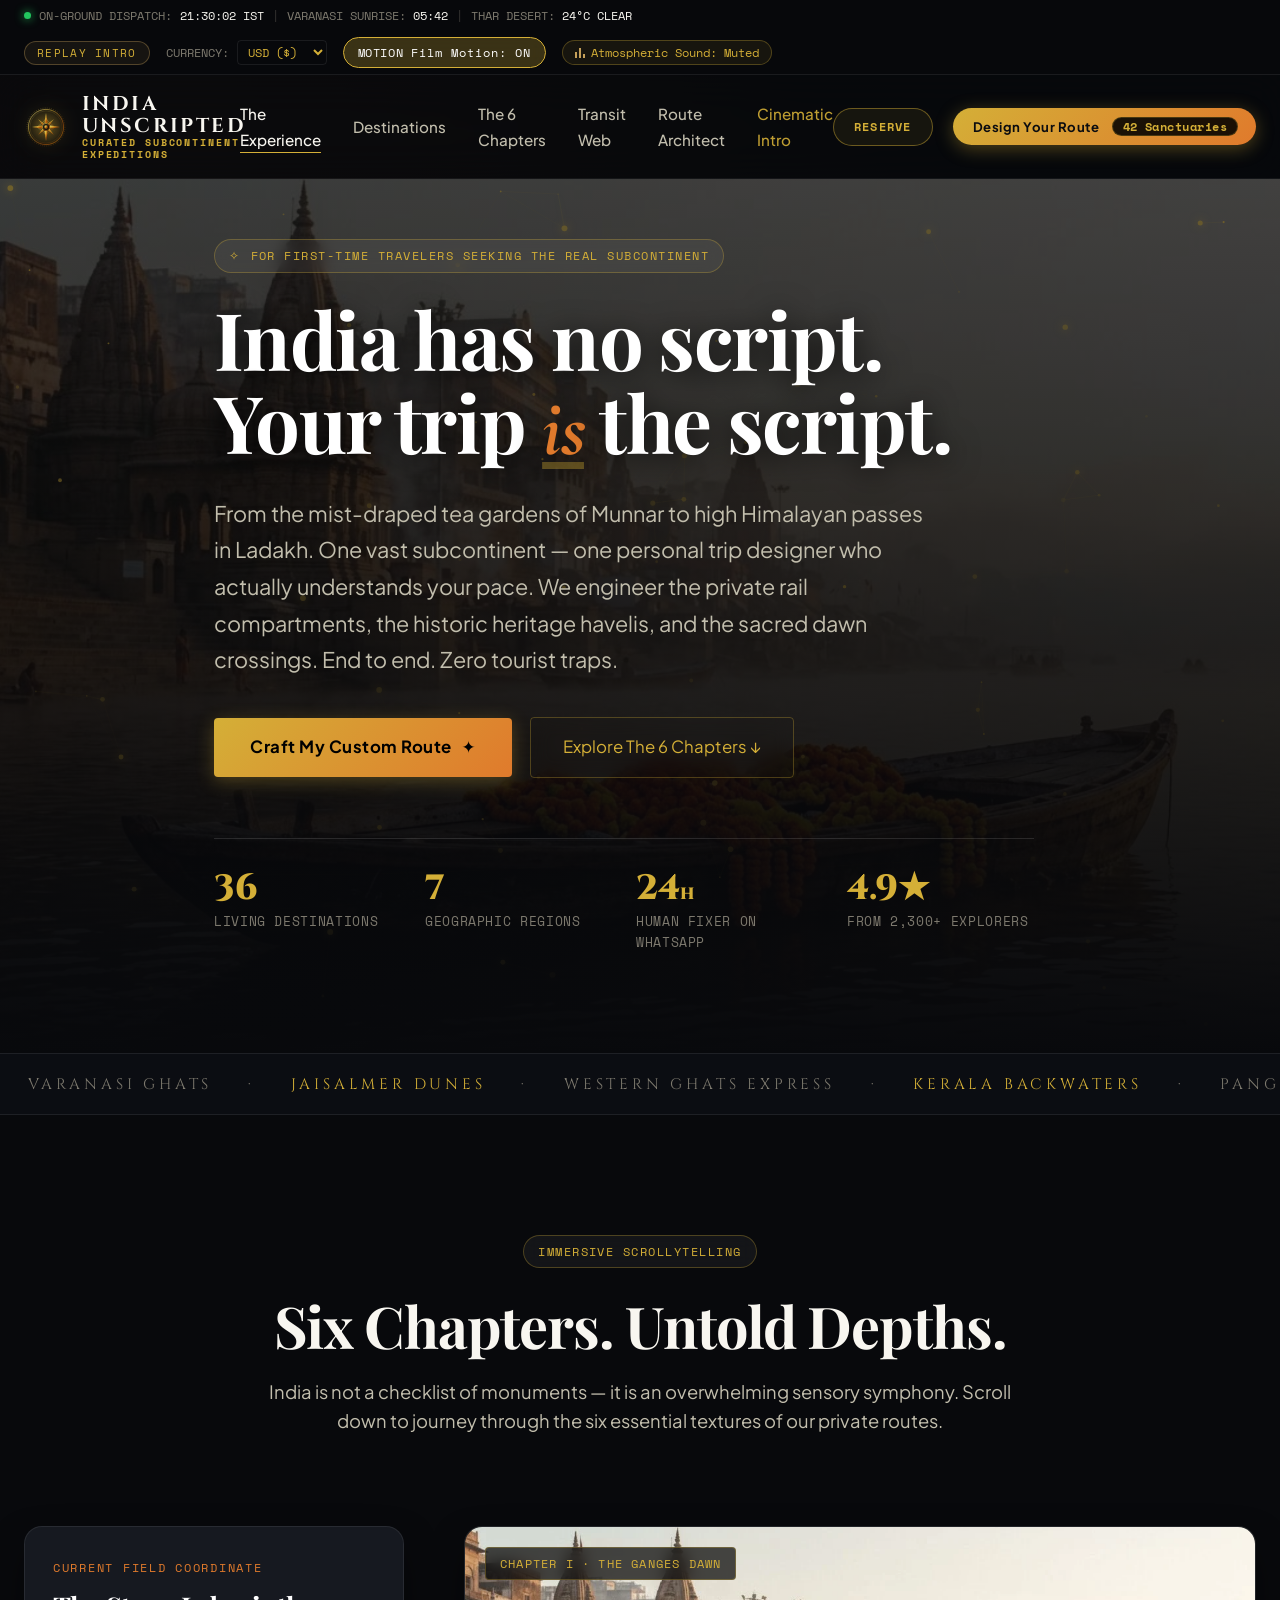
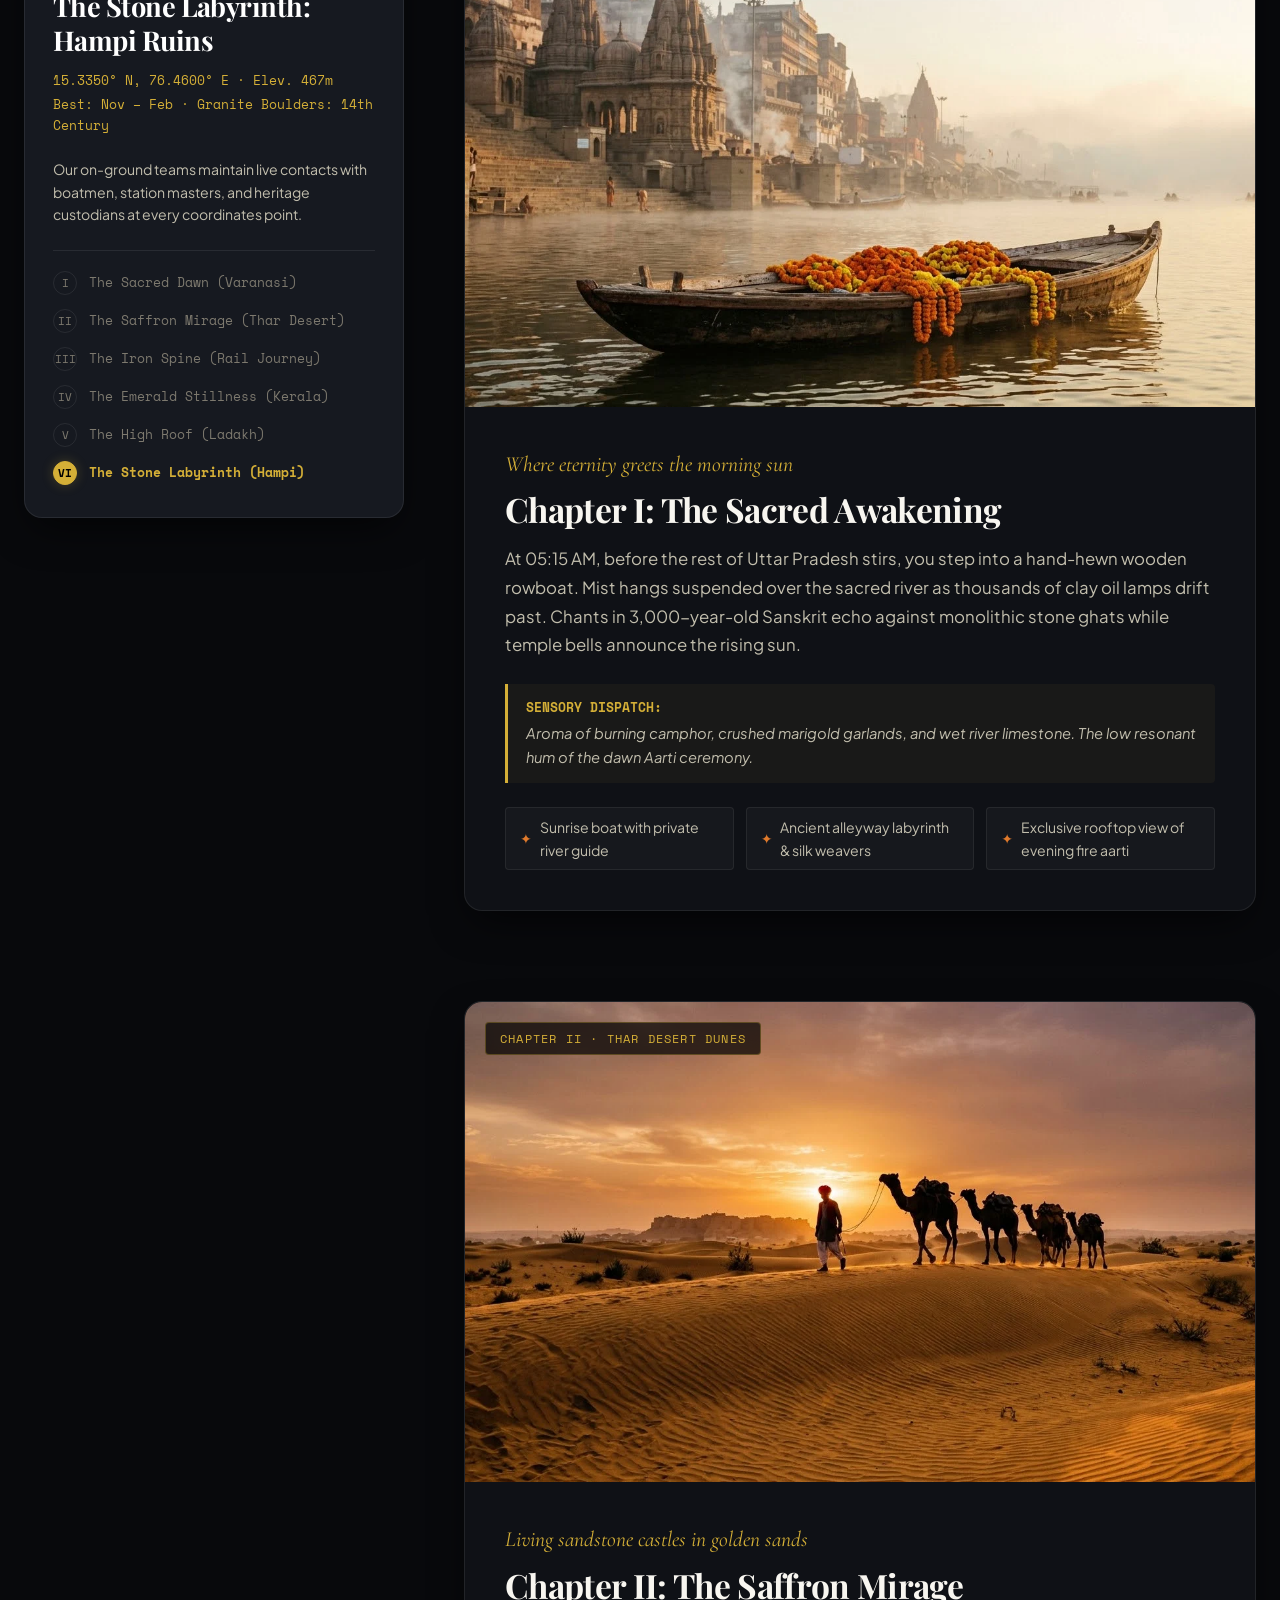
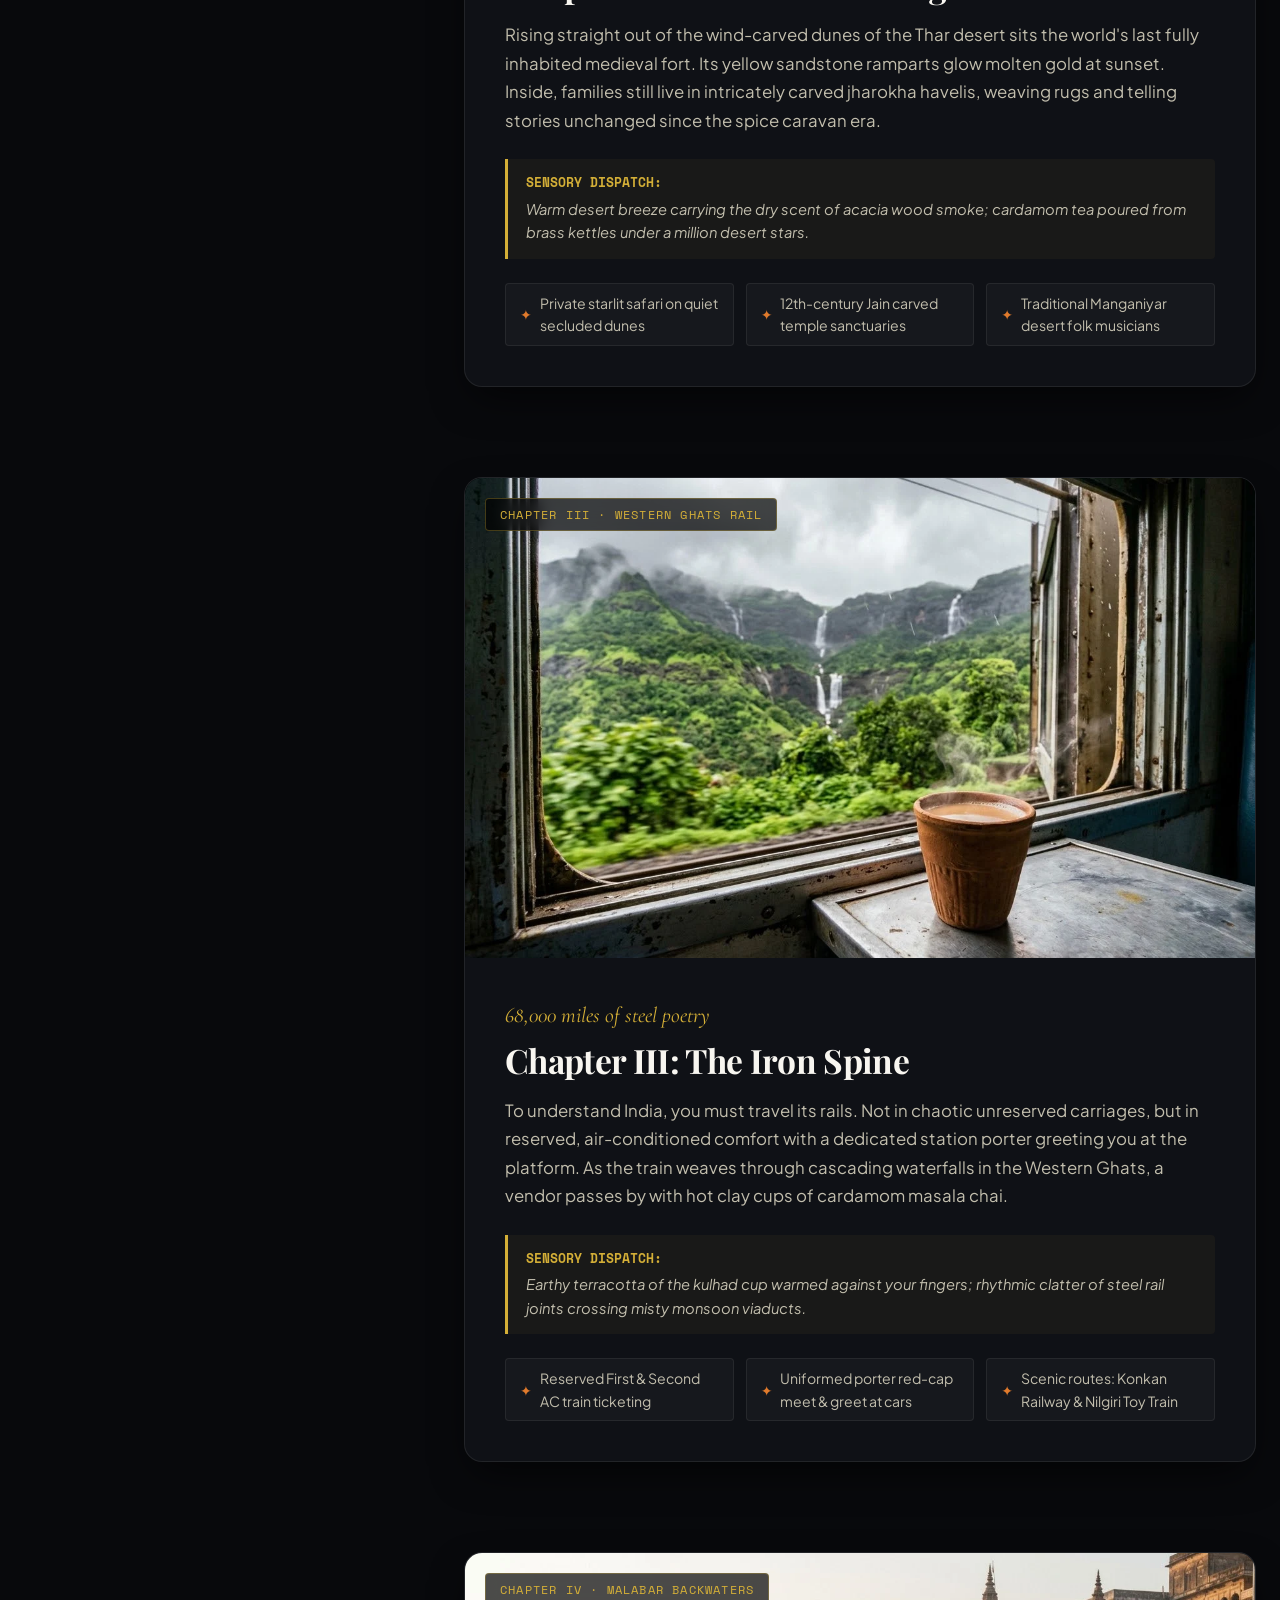
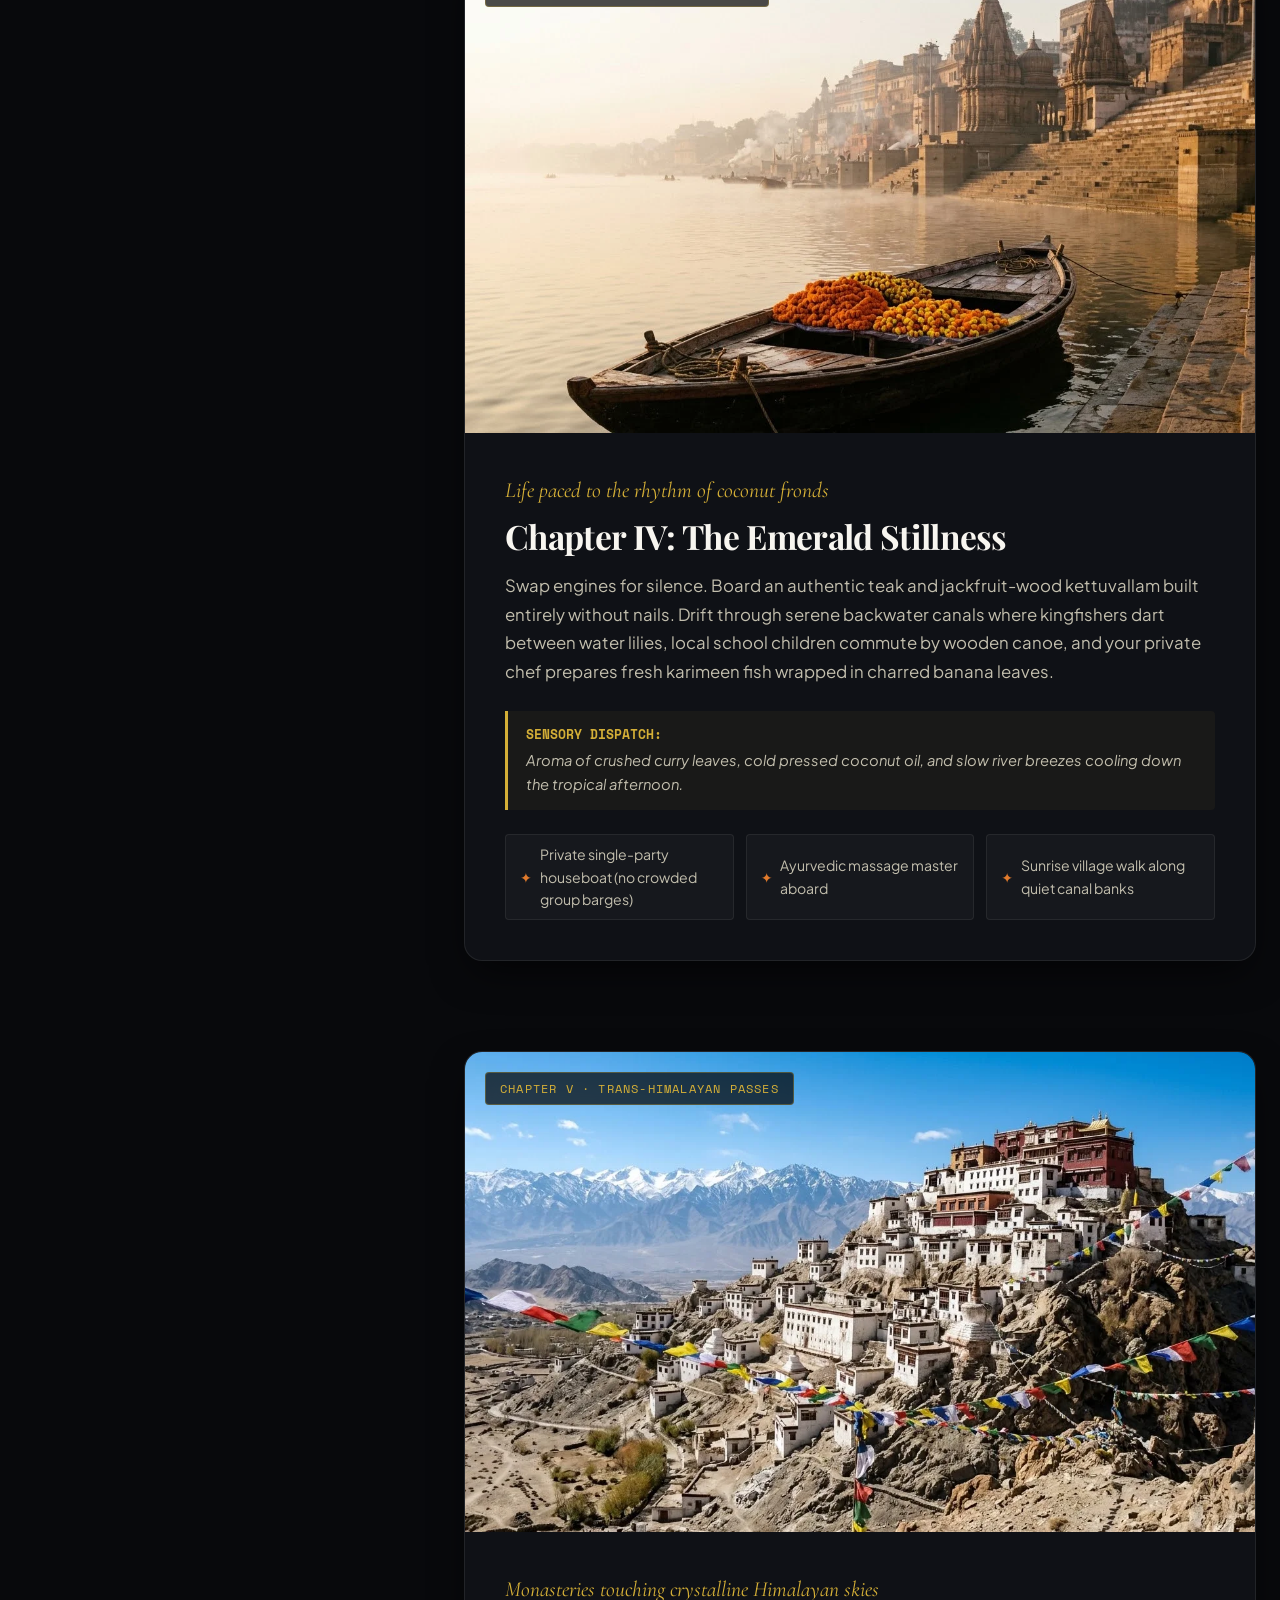
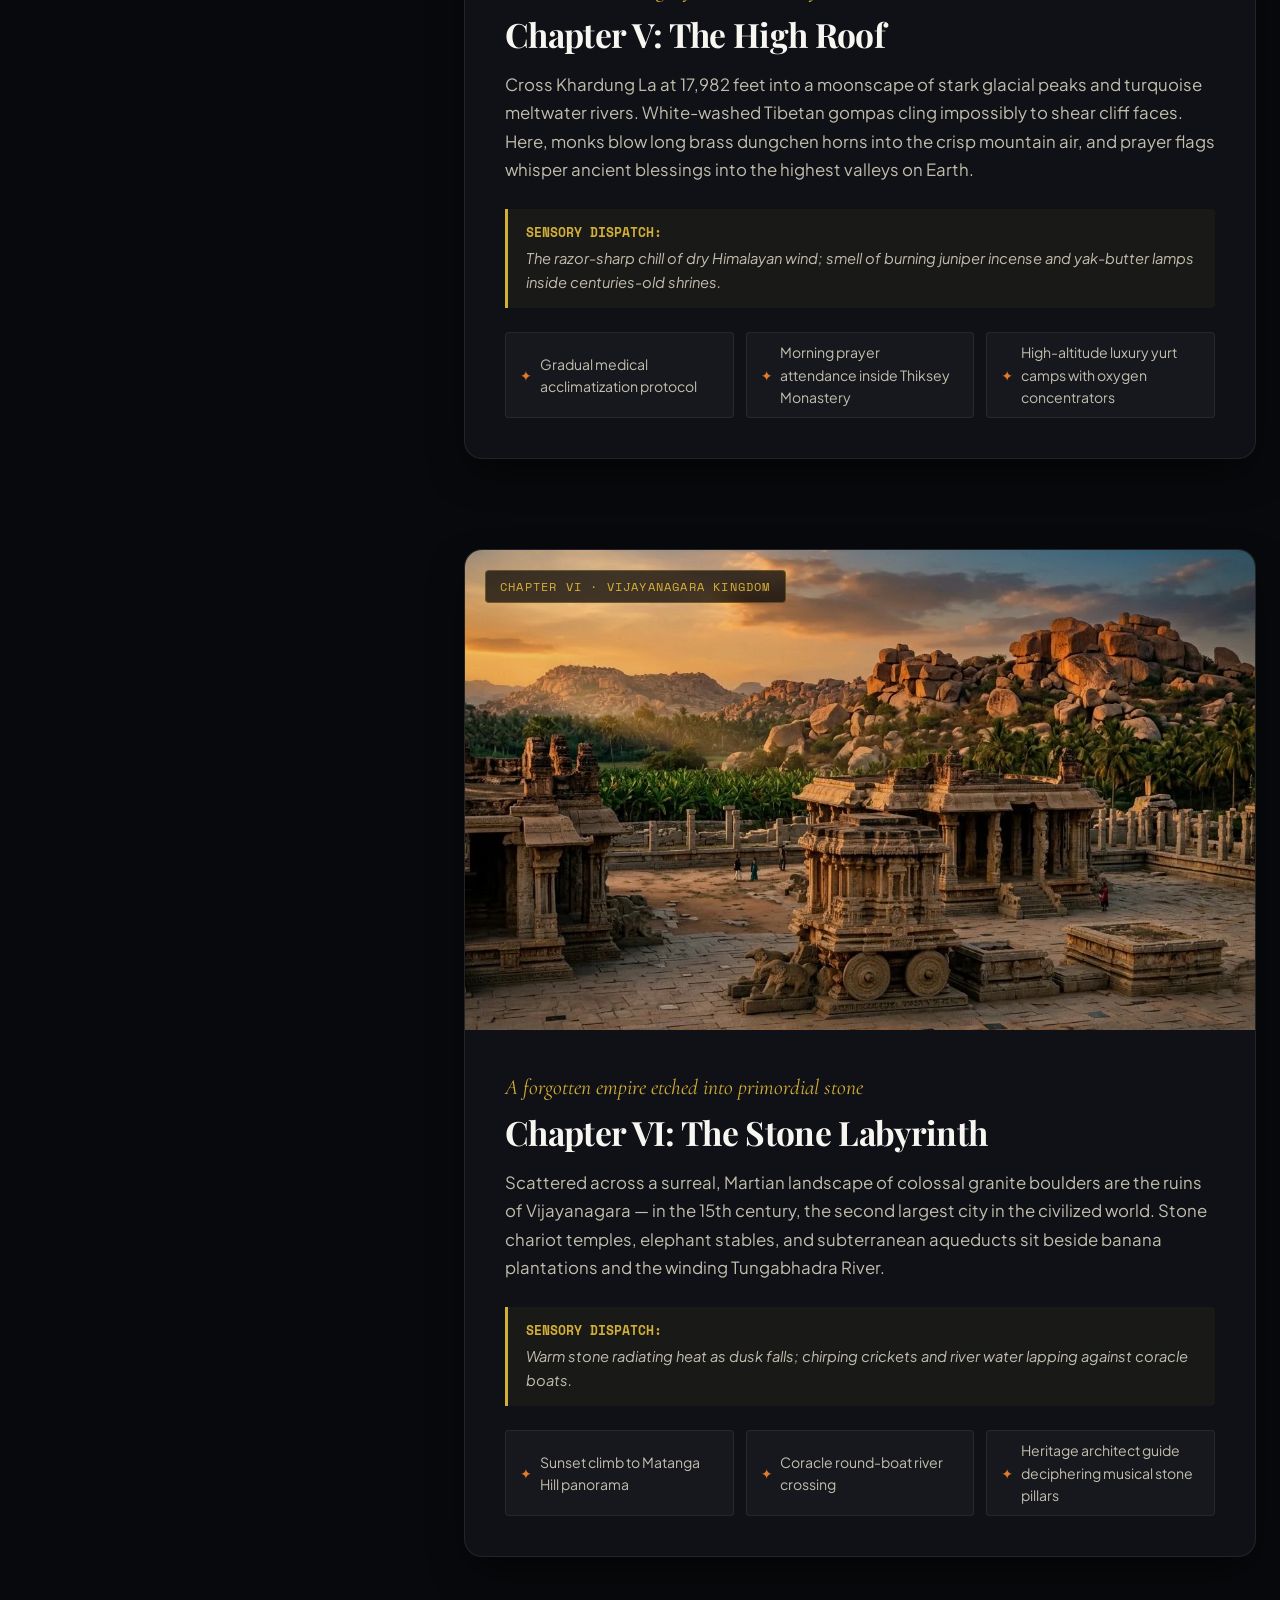
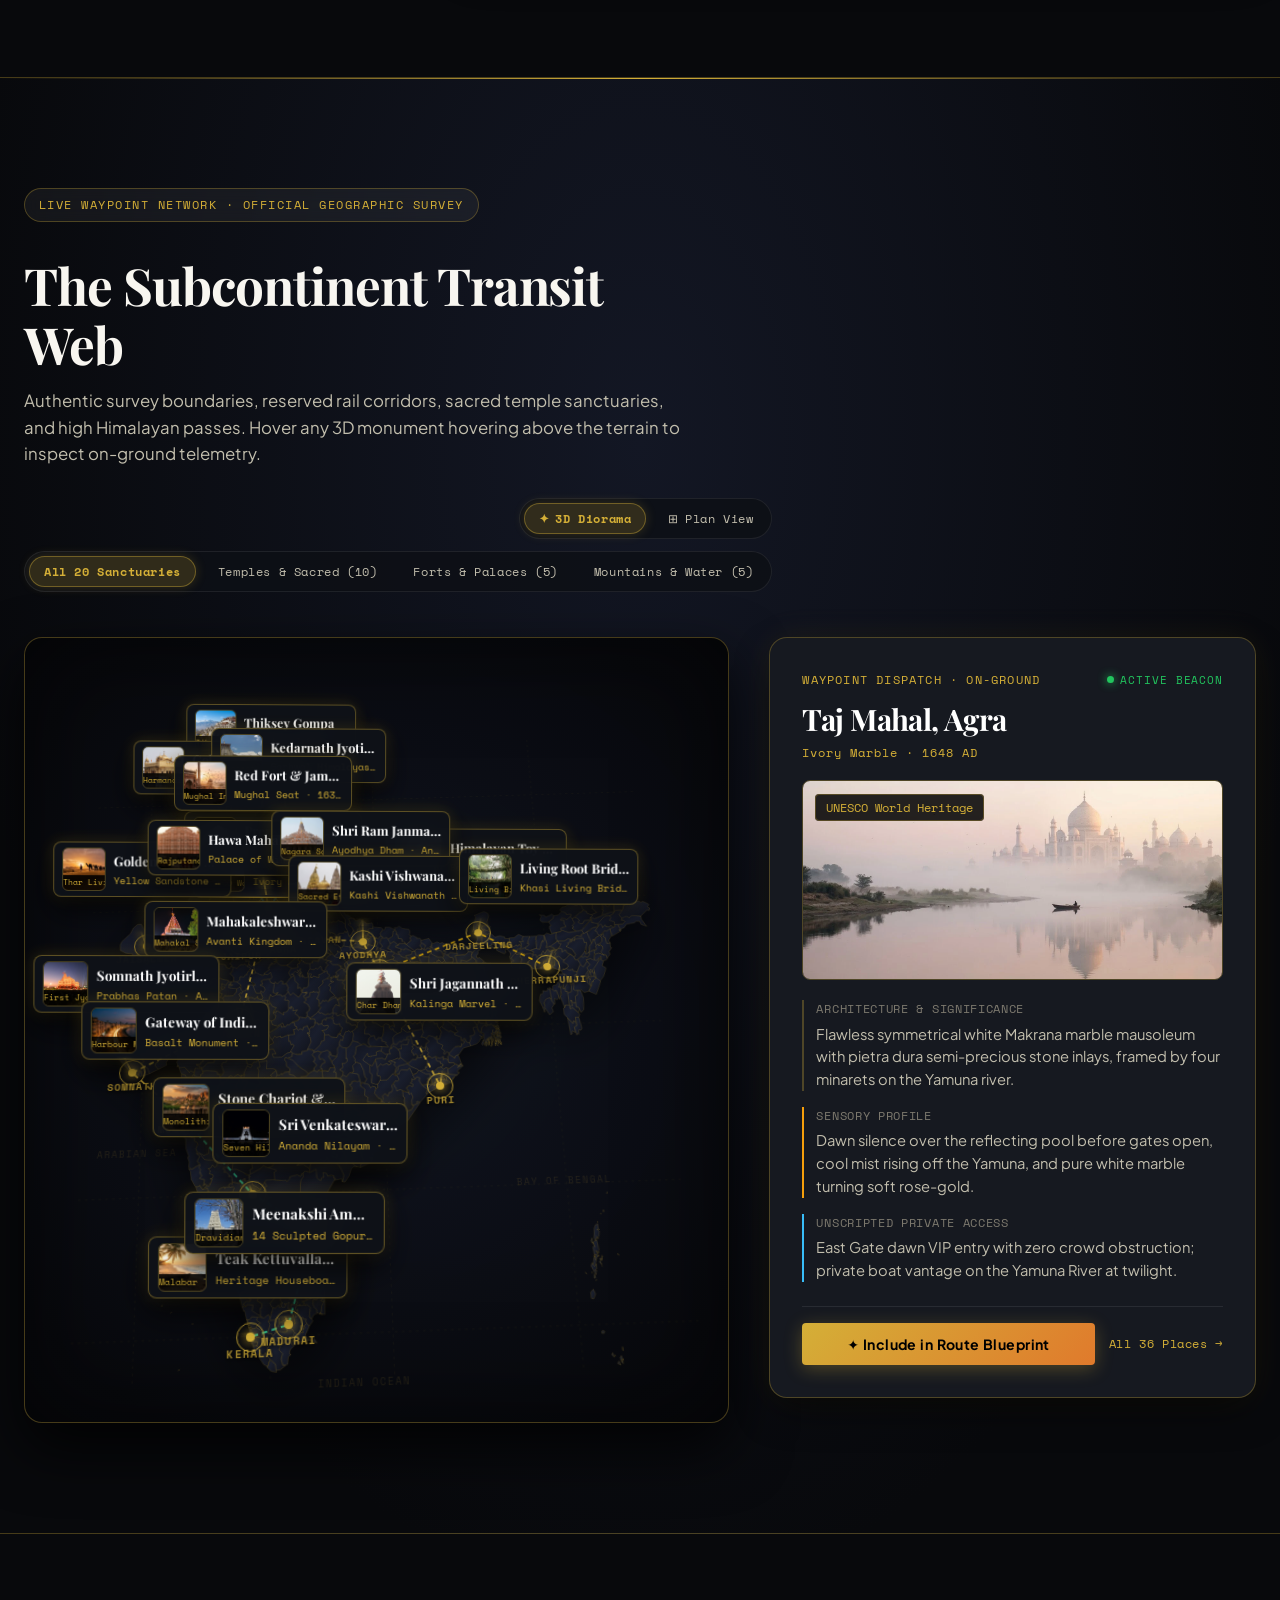
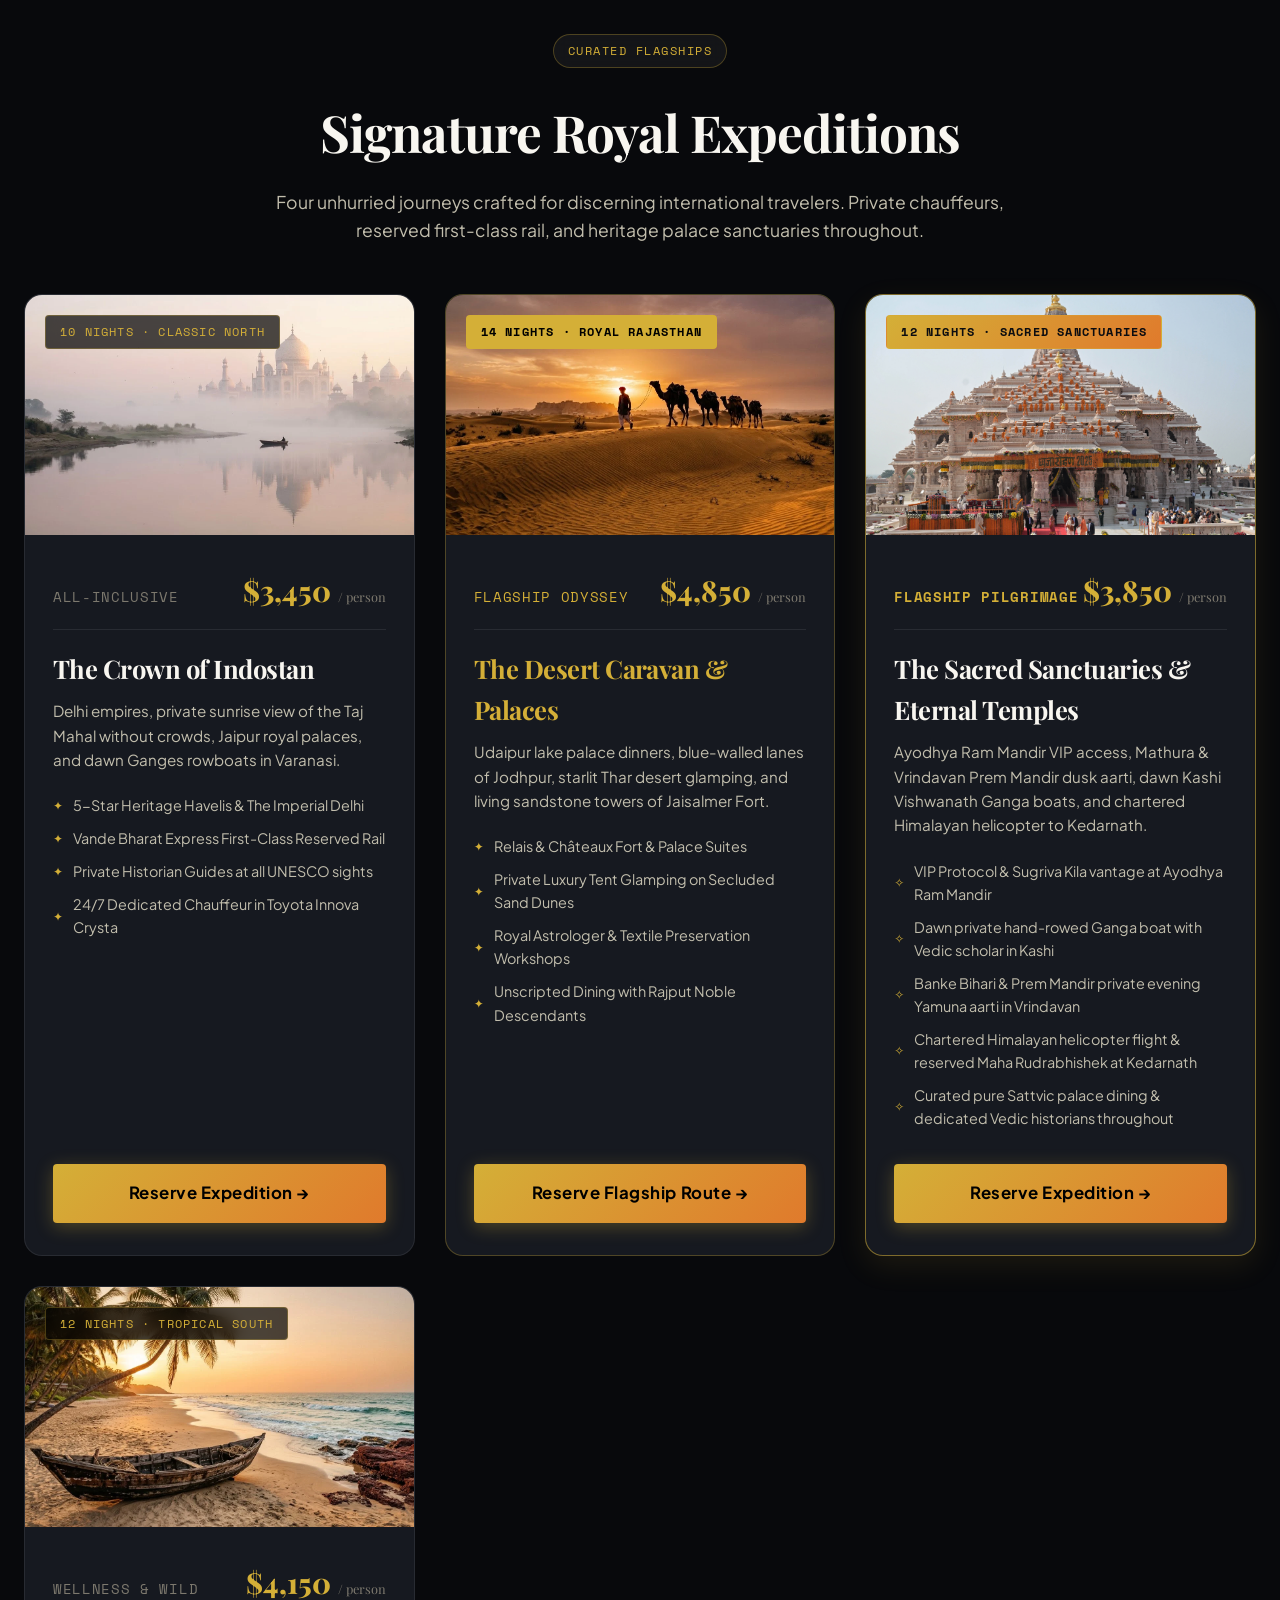
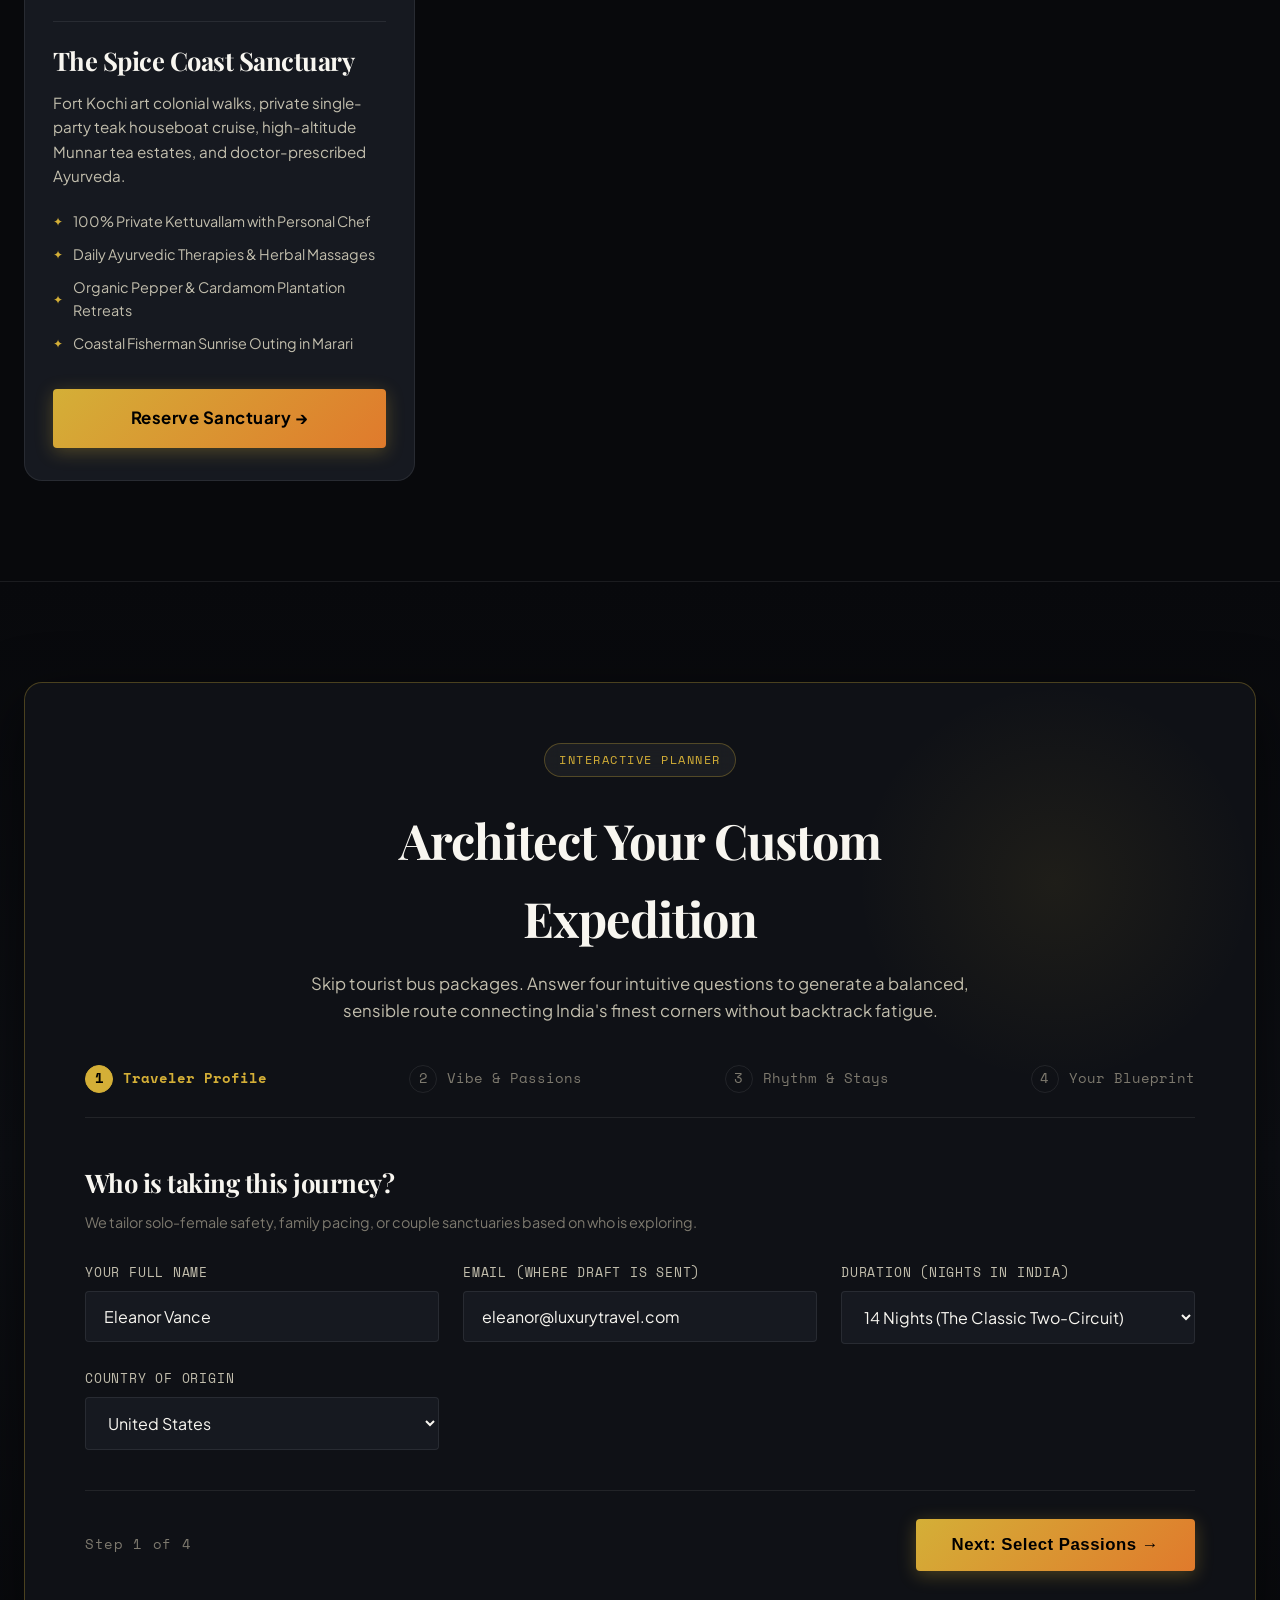
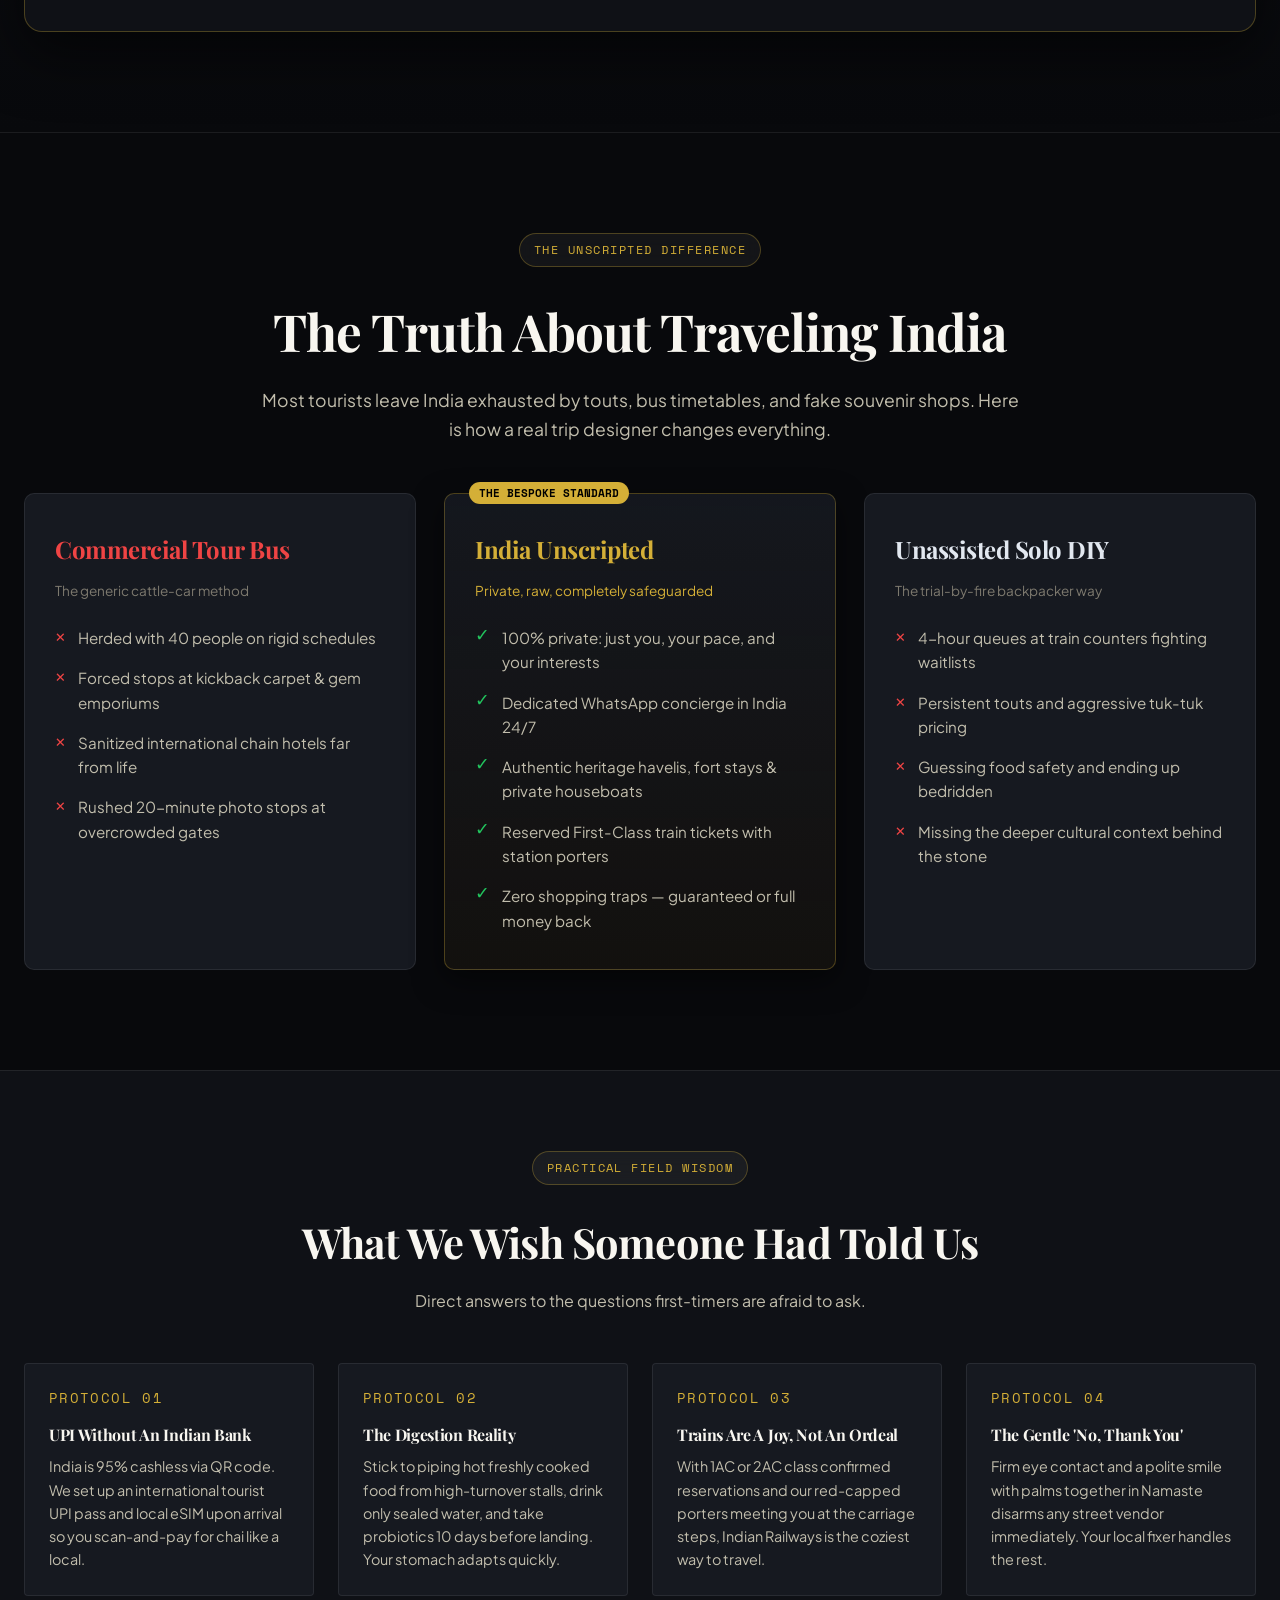
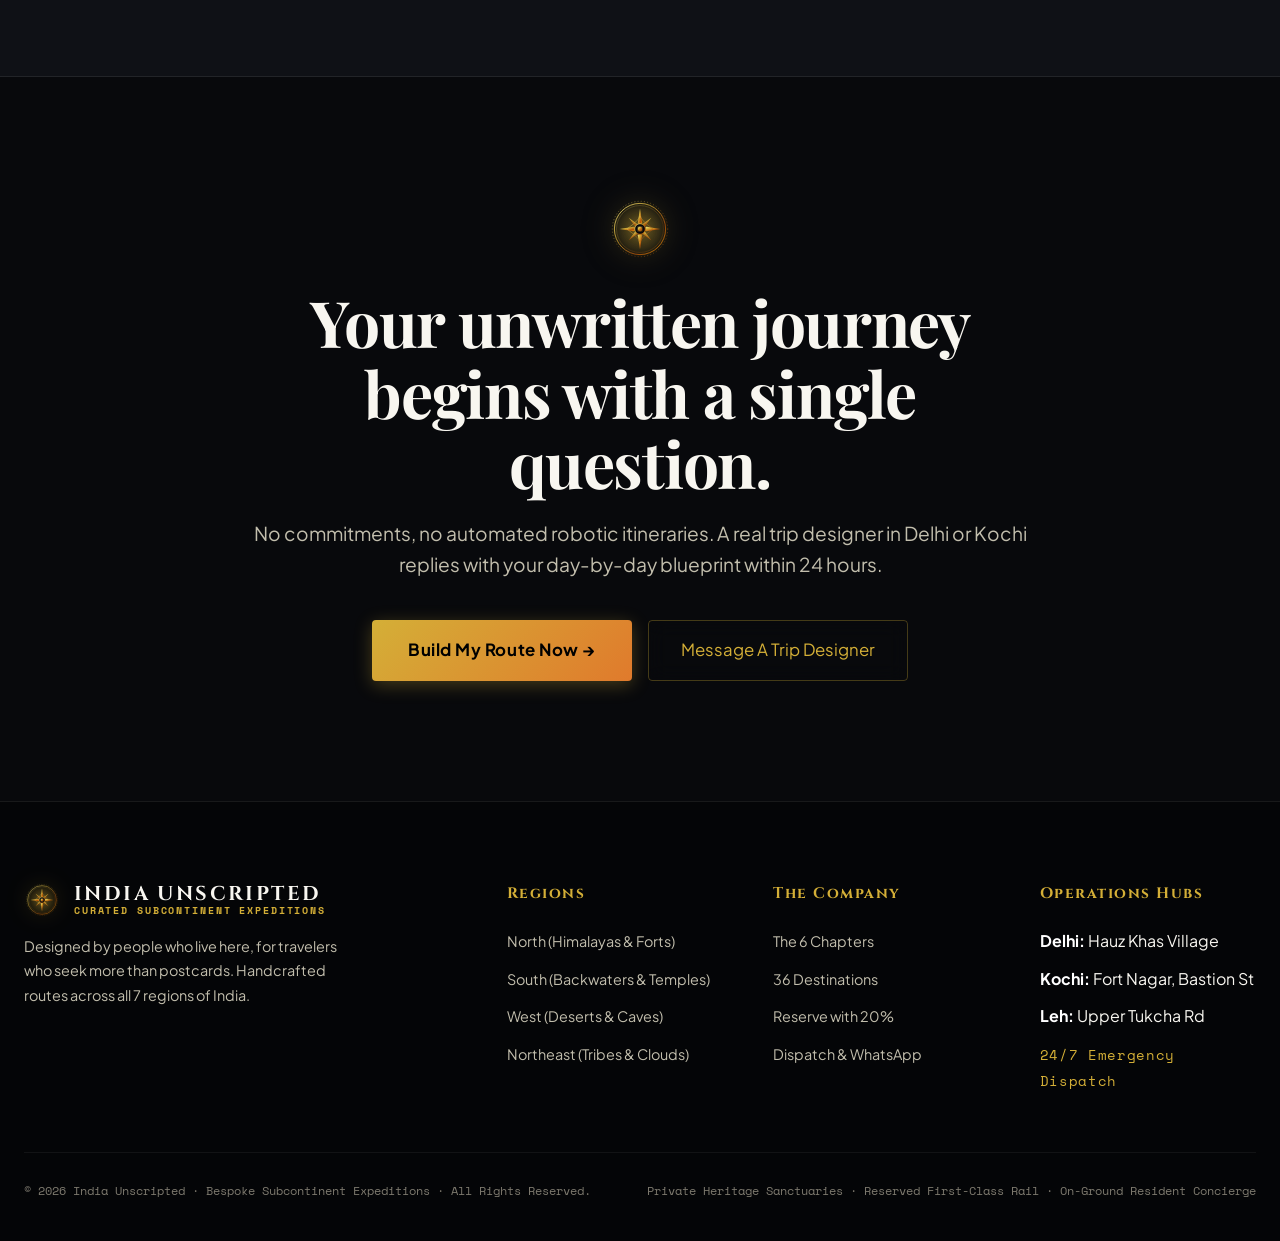
<file: index.html>
<!DOCTYPE html>
<html lang="en">
<head>
  <meta charset="UTF-8">
  <meta name="viewport" content="width=device-width, initial-scale=1.0">
  <title>India Unscripted — Bespoke, Raw & End-to-End for Discerning Foreign Travelers</title>
  <meta name="description" content="No tourist buses. No rigid itineraries. Experience India end-to-end with private trains, heritage homestays, and 24/7 on-ground human fixers.">

  <!-- Open Graph -->
  <meta property="og:title" content="India Unscripted — Real India, End to End">
  <meta property="og:description" content="Cinematic journeys through the subcontinent. Custom routes crafted by real explorers.">
  <meta property="og:image" content="assets/generated/kerala_houseboat.png">
  <meta name="theme-color" content="#08090c">

  <!-- Typography -->
  <link rel="preconnect" href="https://fonts.googleapis.com">
  <link rel="preconnect" href="https://fonts.gstatic.com" crossorigin>
  <link href="https://fonts.googleapis.com/css2?family=Cinzel:wght@600;700;800&family=Playfair+Display:ital,wght@0,500;0,700;1,400;1,600&family=Cormorant+Garamond:ital,wght@0,400;0,600;1,400&family=Plus+Jakarta+Sans:wght@300;400;500;600;700;800&family=Space+Mono:ital,wght@0,400;0,700;1,400&display=swap" rel="stylesheet">

  <link rel="stylesheet" href="css/unscripted.css">
  <link rel="stylesheet" href="css/intro.css">
  <link rel="icon" type="image/svg+xml" href="assets/logo.svg">
  <script>
    (function () {
      try {
        var params = new URLSearchParams(window.location.search);
        var replay = params.has('replay') || params.has('intro');
        var seen = localStorage.getItem('india_unscripted_intro_seen') === 'true' ||
                   sessionStorage.getItem('india_unscripted_intro_seen') === 'true';
        if (seen && !replay) {
          document.documentElement.classList.add('intro-seen');
        }
      } catch (e) {}
    })();
  </script>
</head>
<body>

  <!-- ============================================================
       INDIA UNSCRIPTED — LUXURY CINEMATIC INTRO SEQUENCE
       1080p Broadcast Video & Code-Generated Geometry
       Authentic Survey of India Subcontinent Cartography
       ============================================================ -->
  <div id="cinematicIntro" aria-label="India Unscripted Cinematic Intro">
<!-- Atmospheric Floating Dust Motes -->
    <canvas id="particlesCanvas"></canvas>

    <!-- Global Cinematic Camera Rig -->
    <div id="cameraRig">

      <!-- ================= SCENE 1: HERITAGE SANCTUARY ARCH ================= -->
      <div class="scene-layer" id="scene1">
        <div class="sanctuary-wrapper">
          <div class="sunbeam-cone"></div>
          
          <!-- Intricately Carved Rajput / Mughal Heritage Pillar & Multi-Cusped Arch -->
          <svg class="pillar-svg" viewBox="0 0 560 1080" fill="none" xmlns="http://www.w3.org/2000/svg">
            <defs>
              <linearGradient id="sandstonePillarGrad" x1="0%" y1="0%" x2="100%" y2="0%">
                <stop offset="0%" stop-color="#0a0c10" />
                <stop offset="25%" stop-color="#1f1813" />
                <stop offset="60%" stop-color="#4d361c" />
                <stop offset="85%" stop-color="#8c6426" />
                <stop offset="96%" stop-color="#d4af37" />
                <stop offset="100%" stop-color="#fef08a" />
              </linearGradient>

              <linearGradient id="sandstoneCarvingShade" x1="0%" y1="0%" x2="100%" y2="0%">
                <stop offset="0%" stop-color="#06070a" stop-opacity="0.95" />
                <stop offset="50%" stop-color="#2a1e14" stop-opacity="0.8" />
                <stop offset="100%" stop-color="#5a3d1e" stop-opacity="0.6" />
              </linearGradient>

              <pattern id="jaliLattice" width="24" height="24" patternUnits="userSpaceOnUse">
                <path d="M 12 0 L 24 12 L 12 24 L 0 12 Z" fill="none" stroke="rgba(212, 175, 55, 0.25)" stroke-width="1" />
                <circle cx="12" cy="12" r="2.5" fill="rgba(254, 240, 138, 0.3)" />
              </pattern>
            </defs>

            <!-- 1. Multi-tiered Carved Plinth (Pitha) -->
            <rect x="0" y="860" width="280" height="220" fill="url(#sandstonePillarGrad)" />
            <!-- Plinth Moulding Steps & Relief Lines -->
            <line x1="0" y1="860" x2="280" y2="860" stroke="#fef08a" stroke-width="2.5" />
            <line x1="0" y1="885" x2="280" y2="885" stroke="#926f2f" stroke-width="1.8" />
            <rect x="15" y="895" width="245" height="40" fill="url(#sandstoneCarvingShade)" stroke="rgba(212, 175, 55, 0.4)" stroke-width="1.2" />
            <!-- Lotus Frieze along Plinth Panel -->
            <path d="M 25,915 Q 40,900 55,915 Q 70,900 85,915 Q 100,900 115,915 Q 130,900 145,915 Q 160,900 175,915 Q 190,900 205,915 Q 220,900 235,915 Q 250,900 255,915" 
                  fill="none" stroke="rgba(254, 240, 138, 0.7)" stroke-width="1.5" />
            <line x1="0" y1="945" x2="280" y2="945" stroke="rgba(197, 160, 89, 0.5)" stroke-width="1.5" />

            <!-- 2. Main Fluted Shaft with Alternating Relief Grooves -->
            <rect x="35" y="240" width="190" height="620" fill="url(#sandstonePillarGrad)" />
            <!-- Fluted Shaft Grooves with 3D Depth Shading -->
            <line x1="65" y1="240" x2="65" y2="860" stroke="rgba(254, 240, 138, 0.25)" stroke-width="1.5" />
            <line x1="95" y1="240" x2="95" y2="860" stroke="rgba(10, 12, 16, 0.85)" stroke-width="2.8" />
            <line x1="125" y1="240" x2="125" y2="860" stroke="rgba(254, 240, 138, 0.35)" stroke-width="1.5" />
            <line x1="155" y1="240" x2="155" y2="860" stroke="rgba(10, 12, 16, 0.85)" stroke-width="2.8" />
            <line x1="185" y1="240" x2="185" y2="860" stroke="rgba(254, 240, 138, 0.55)" stroke-width="2" />
            <line x1="210" y1="240" x2="210" y2="860" stroke="rgba(10, 12, 16, 0.9)" stroke-width="2" />

            <!-- Horizontal Ornamental Mala / Garland Carved Bands -->
            <rect x="35" y="440" width="190" height="24" fill="url(#sandstoneCarvingShade)" stroke="rgba(212, 175, 55, 0.5)" stroke-width="1.2" />
            <line x1="35" y1="452" x2="225" y2="452" stroke="#fef08a" stroke-width="1.2" stroke-dasharray="4 6" />
            <rect x="35" y="640" width="190" height="24" fill="url(#sandstoneCarvingShade)" stroke="rgba(212, 175, 55, 0.5)" stroke-width="1.2" />
            <line x1="35" y1="652" x2="225" y2="652" stroke="#fef08a" stroke-width="1.2" stroke-dasharray="4 6" />

            <!-- 3. Rajasthani Corbelled Bracket Capital & Padma-Kosa (Lotus Rosette) -->
            <polygon points="15,240 245,240 270,185 0,185" fill="url(#sandstonePillarGrad)" />
            <line x1="0" y1="185" x2="270" y2="185" stroke="#fef08a" stroke-width="2.5" />
            <!-- Upper Bracket Tier -->
            <polygon points="0,185 270,185 295,130 -15,130" fill="url(#sandstonePillarGrad)" />
            <line x1="-15" y1="130" x2="295" y2="130" stroke="#fef08a" stroke-width="2" />

            <!-- 4. Multi-Cusped Scalloped Mughal/Rajput Arch Spandrel with Jali Inlay -->
            <path d="M 225,130 
                     C 285,130 330,110 355,80 
                     C 375,55 375,25 350,0 
                     L 0,0 L 0,130 Z" fill="url(#sandstonePillarGrad)" />

            <!-- Jali Lattice Accent in Arch Tympanum -->
            <path d="M 120,130 C 200,130 280,100 320,60 L 120,0 Z" fill="url(#jaliLattice)" opacity="0.65" />

            <!-- Multi-Cusped Scalloped Arch Curves -->
            <path d="M 225,130 
                     C 285,130 330,110 355,80 
                     C 375,55 375,25 350,0" stroke="#fef08a" stroke-width="3.5" stroke-linecap="round" />

            <!-- Secondary Inner Arch Contour -->
            <path d="M 250,185 
                     C 320,185 365,160 395,125 
                     C 425,90 425,45 390,0" stroke="rgba(212, 175, 55, 0.7)" stroke-width="2.2" fill="none" />

            <!-- Hanging Temple Bell (Ghanta) Silhouette -->
            <path d="M 345,78 Q 345,130 335,152 L 355,152 Q 345,130 345,78 Z" fill="#926f2f" />
            <circle cx="345" cy="158" r="4.5" fill="#fef08a" />

            <!-- Brilliant Morning Specular Rim Light on Leading Pillar Edge -->
            <line x1="225" y1="130" x2="225" y2="860" stroke="#ffffff" stroke-width="3" opacity="0.95" />
            <line x1="225" y1="130" x2="225" y2="860" stroke="#fef08a" stroke-width="7" opacity="0.35" />
          </svg>

          <!-- Scene 1 Typography: Refined widely-spaced serif -->
          <div class="scene1-text">
            <div class="scene1-eyebrow">A Journey Through</div>
            <div class="scene1-title">INDIA</div>
          </div>
        </div>
      </div>

      <!-- ================= SCENE 2: CELESTIAL ASTROLABE COMPASS ================= -->
      <div class="scene-layer" id="scene2">
        <div class="compass-container">
          <div class="compass-ambient-glow"></div>
          
          <svg class="astrolabe-svg" id="astrolabeSvg" viewBox="0 0 500 500" fill="none" xmlns="http://www.w3.org/2000/svg">
            <defs>
              <linearGradient id="goldLightFacet" x1="0%" y1="0%" x2="100%" y2="100%">
                <stop offset="0%" stop-color="#ffffff" />
                <stop offset="35%" stop-color="#fef08a" />
                <stop offset="85%" stop-color="#d4af37" />
                <stop offset="100%" stop-color="#926f2f" />
              </linearGradient>

              <linearGradient id="goldDarkFacet" x1="0%" y1="0%" x2="100%" y2="100%">
                <stop offset="0%" stop-color="#c5a059" />
                <stop offset="55%" stop-color="#78350f" />
                <stop offset="100%" stop-color="#3b1d06" />
              </linearGradient>

              <radialGradient id="jewelFlare" cx="50%" cy="50%" r="50%">
                <stop offset="0%" stop-color="#ffffff" />
                <stop offset="35%" stop-color="#fef08a" />
                <stop offset="75%" stop-color="#d4af37" />
                <stop offset="100%" stop-color="#78350f" />
              </radialGradient>
            </defs>

            <!-- Outer Celestial Degree Ring -->
            <circle cx="250" cy="250" r="236" stroke="rgba(212, 175, 55, 0.85)" stroke-width="2.2" />
            <circle cx="250" cy="250" r="222" stroke="rgba(254, 240, 138, 0.5)" stroke-width="1.2" stroke-dasharray="3 5" />
            <circle cx="250" cy="250" r="202" stroke="rgba(197, 160, 89, 0.7)" stroke-width="1.5" />

            <!-- Degree Coordinate Ticks (72 intervals generated by JS) -->
            <g id="astrolabeTicks" stroke="rgba(212, 175, 55, 0.75)"></g>

            <!-- Inner Celestial Orbital Ring -->
            <circle cx="250" cy="250" r="176" stroke="rgba(212, 175, 55, 0.35)" stroke-width="1" stroke-dasharray="2 4" />

            <!-- Sacred Lotus Petal Rosette Mandala (Padma Geometry) -->
            <g stroke="rgba(212, 175, 55, 0.45)" stroke-width="1.2" fill="none">
              <!-- Cardinal Sacred Lotus Curves -->
              <path d="M 250,55 C 290,140 290,360 250,445 C 210,360 210,140 250,55 Z" />
              <path d="M 55,250 C 140,290 360,290 445,250 C 360,210 140,210 55,250 Z" />
              <!-- Diagonal Lotus Curves -->
              <g transform="rotate(45 250 250)">
                <path d="M 250,75 C 285,150 285,350 250,425 C 215,350 215,150 250,75 Z" stroke="rgba(212, 175, 55, 0.3)" />
                <path d="M 75,250 C 150,285 350,285 425,250 C 350,215 150,215 75,250 Z" stroke="rgba(212, 175, 55, 0.3)" />
              </g>
            </g>

            <!-- 8-Pointed Chiseled 3D Star Needles with Dual-tone Facets -->
            <!-- North Needle -->
            <polygon points="250,42 250,225 234,208" fill="url(#goldDarkFacet)" />
            <polygon points="250,42 250,225 266,208" fill="url(#goldLightFacet)" />
            <!-- South Needle -->
            <polygon points="250,458 250,275 234,292" fill="url(#goldLightFacet)" />
            <polygon points="250,458 250,275 266,292" fill="url(#goldDarkFacet)" />
            <!-- East Needle -->
            <polygon points="458,250 275,250 292,234" fill="url(#goldDarkFacet)" />
            <polygon points="458,250 275,250 292,266" fill="url(#goldLightFacet)" />
            <!-- West Needle -->
            <polygon points="42,250 225,250 208,234" fill="url(#goldLightFacet)" />
            <polygon points="42,250 225,250 208,266" fill="url(#goldDarkFacet)" />

            <!-- Diagonal Needles (NE, NW, SE, SW) -->
            <g transform="rotate(45 250 250)">
              <polygon points="250,82 250,225 237,214" fill="url(#goldDarkFacet)" />
              <polygon points="250,82 250,225 263,214" fill="url(#goldLightFacet)" />
              <polygon points="250,418 250,275 237,286" fill="url(#goldLightFacet)" />
              <polygon points="250,418 250,275 263,286" fill="url(#goldDarkFacet)" />
              <polygon points="418,250 275,250 286,237" fill="url(#goldDarkFacet)" />
              <polygon points="418,250 275,250 286,263" fill="url(#goldLightFacet)" />
              <polygon points="82,250 225,250 214,237" fill="url(#goldLightFacet)" />
              <polygon points="82,250 225,250 214,263" fill="url(#goldDarkFacet)" />
            </g>

            <!-- Center Sanctuary Core Cabochon Jewel -->
            <circle cx="250" cy="250" r="40" fill="#08090c" stroke="#d4af37" stroke-width="2.5" />
            <circle cx="250" cy="250" r="32" stroke="rgba(254, 240, 138, 0.4)" stroke-width="1" />
            <circle cx="250" cy="250" r="25" fill="url(#jewelFlare)" />
            <circle cx="247" cy="247" r="7" fill="#ffffff" opacity="0.95" />
          </svg>
        </div>
      </div>

      <!-- ================= SCENE 3: AUTHENTIC SURVEY OF INDIA SUBCONTINENT ================= -->
      <div class="scene-layer" id="scene3">
        <div class="subcontinent-wrapper">
          <div class="subcontinent-glow-aura"></div>
          
          <!-- Master Survey of India SVG Chassis (viewBox 0 0 800 900) -->
          <svg class="authentic-map-svg" id="authenticMapSvg" viewBox="0 0 800 900" xmlns="http://www.w3.org/2000/svg">
            <defs>
              <linearGradient id="mapGoldFill" x1="0%" y1="0%" x2="100%" y2="100%">
                <stop offset="0%" stop-color="#141724" stop-opacity="0.95" />
                <stop offset="50%" stop-color="#1b2030" stop-opacity="0.9" />
                <stop offset="100%" stop-color="#0f1118" stop-opacity="0.98" />
              </linearGradient>

              <filter id="routeGlow" x="-20%" y="-20%" width="140%" height="140%">
                <feGaussianBlur stdDeviation="5" result="blur" />
                <feComposite in="SourceGraphic" in2="blur" operator="over" />
              </filter>
            </defs>

            <!-- Internal Surveyor Graticule Grid Lines -->
            <g stroke="rgba(212, 175, 55, 0.08)" stroke-width="0.8" stroke-dasharray="3 5">
              <line x1="60" y1="125" x2="740" y2="125" />
              <line x1="60" y1="278" x2="740" y2="278" />
              <line x1="60" y1="450" x2="740" y2="450" />
              <line x1="60" y1="650" x2="740" y2="650" />
              <line x1="60" y1="813" x2="740" y2="813" />
              <line x1="111" y1="60" x2="111" y2="860" />
              <line x1="266" y1="60" x2="266" y2="860" />
              <line x1="406" y1="60" x2="406" y2="860" />
              <line x1="619" y1="60" x2="619" y2="860" />
            </g>

            <!-- Authentic 753 District Paths Container -->
            <g id="mapDistrictsGroup" fill="url(#mapGoldFill)" stroke="rgba(212, 175, 55, 0.35)" stroke-width="0.75">
              <!-- Dynamically populated from assets/intro/india_authentic_paths.json -->
            </g>

            <!-- Luminous Molten-Gold Flowing Bezier Spline Route -->
            <!-- Outer Glow Spline -->
            <path id="moltenRouteGlow" 
                  d="M 274,125 C 272,185 268,225 266,278 C 285,315 345,340 406,372 C 345,460 265,545 246,650 C 236,705 240,760 243,813" 
                  fill="none" 
                  stroke="#f59e0b" 
                  stroke-width="5" 
                  stroke-linecap="round" 
                  stroke-linejoin="round"
                  filter="url(#routeGlow)" />

            <!-- Core Liquid Gold Spline -->
            <path id="moltenRouteLine" 
                  d="M 274,125 C 272,185 268,225 266,278 C 285,315 345,340 406,372 C 345,460 265,545 246,650 C 236,705 240,760 243,813" 
                  fill="none" 
                  stroke="#fef08a" 
                  stroke-width="2.5" 
                  stroke-linecap="round" 
                  stroke-linejoin="round" />

            <!-- Luminous Waypoint Beacons -->
            <g id="waypointBeacons">
              <!-- Ladakh (274, 125) -->
              <g class="wp-group" data-idx="0" transform="translate(274, 125)">
                <circle class="wp-pulse" r="16" fill="none" stroke="rgba(254, 240, 138, 0.7)" stroke-width="1.2" />
                <circle class="wp-core" r="4.5" fill="#fef08a" />
                <rect x="12" y="-10" width="60" height="20" rx="3" fill="rgba(8, 9, 12, 0.85)" stroke="rgba(212, 175, 55, 0.4)" stroke-width="0.8" />
                <text x="18" y="4" fill="#f8f6f0" font-family="'Space Mono', monospace" font-size="9" font-weight="700" letter-spacing="0.1em">LADAKH</text>
              </g>
              <!-- Delhi (266, 278) -->
              <g class="wp-group" data-idx="1" transform="translate(266, 278)">
                <circle class="wp-pulse" r="16" fill="none" stroke="rgba(254, 240, 138, 0.7)" stroke-width="1.2" />
                <circle class="wp-core" r="4.5" fill="#fef08a" />
                <rect x="12" y="-10" width="52" height="20" rx="3" fill="rgba(8, 9, 12, 0.85)" stroke="rgba(212, 175, 55, 0.4)" stroke-width="0.8" />
                <text x="18" y="4" fill="#f8f6f0" font-family="'Space Mono', monospace" font-size="9" font-weight="700" letter-spacing="0.1em">DELHI</text>
              </g>
              <!-- Varanasi (406, 372) -->
              <g class="wp-group" data-idx="2" transform="translate(406, 372)">
                <circle class="wp-pulse" r="16" fill="none" stroke="rgba(254, 240, 138, 0.7)" stroke-width="1.2" />
                <circle class="wp-core" r="4.5" fill="#fef08a" />
                <rect x="12" y="-10" width="68" height="20" rx="3" fill="rgba(8, 9, 12, 0.85)" stroke="rgba(212, 175, 55, 0.4)" stroke-width="0.8" />
                <text x="18" y="4" fill="#f8f6f0" font-family="'Space Mono', monospace" font-size="9" font-weight="700" letter-spacing="0.1em">VARANASI</text>
              </g>
              <!-- Hampi (246, 650) -->
              <g class="wp-group" data-idx="3" transform="translate(246, 650)">
                <circle class="wp-pulse" r="16" fill="none" stroke="rgba(254, 240, 138, 0.7)" stroke-width="1.2" />
                <circle class="wp-core" r="4.5" fill="#fef08a" />
                <rect x="12" y="-10" width="52" height="20" rx="3" fill="rgba(8, 9, 12, 0.85)" stroke="rgba(212, 175, 55, 0.4)" stroke-width="0.8" />
                <text x="18" y="4" fill="#f8f6f0" font-family="'Space Mono', monospace" font-size="9" font-weight="700" letter-spacing="0.1em">HAMPI</text>
              </g>
              <!-- Kerala (243, 813) -->
              <g class="wp-group" data-idx="4" transform="translate(243, 813)">
                <circle class="wp-pulse" r="16" fill="none" stroke="rgba(254, 240, 138, 0.7)" stroke-width="1.2" />
                <circle class="wp-core" r="4.5" fill="#fef08a" />
                <rect x="12" y="-10" width="58" height="20" rx="3" fill="rgba(8, 9, 12, 0.85)" stroke="rgba(212, 175, 55, 0.4)" stroke-width="0.8" />
                <text x="18" y="4" fill="#f8f6f0" font-family="'Space Mono', monospace" font-size="9" font-weight="700" letter-spacing="0.1em">KERALA</text>
              </g>
            </g>
          </svg>
        </div>
      </div>

      <!-- ================= SCENE 4: BRAND IDENTITY ================= -->
      <div class="scene-layer" id="scene4">
        <div class="brand-lockup-wrapper">
          <svg class="brand-compass-icon" viewBox="0 0 500 500" fill="none">
            <circle cx="250" cy="250" r="222" stroke="rgba(212, 175, 55, 0.75)" stroke-width="2.5" />
            <polygon points="250,50 250,225 234,208" fill="#926f2f" />
            <polygon points="250,50 250,225 266,208" fill="#fef08a" />
            <polygon points="250,450 250,275 234,292" fill="#fef08a" />
            <polygon points="250,450 250,275 266,292" fill="#926f2f" />
            <polygon points="450,250 275,250 292,234" fill="#926f2f" />
            <polygon points="450,250 275,250 292,266" fill="#fef08a" />
            <polygon points="50,250 225,250 208,234" fill="#fef08a" />
            <polygon points="50,250 225,250 208,266" fill="#926f2f" />
            <circle cx="250" cy="250" r="26" fill="#08090c" stroke="#d4af37" stroke-width="2.2" />
            <circle cx="250" cy="250" r="10" fill="#fef08a" />
          </svg>
          <div class="brand-name-india">INDIA</div>
          <div class="brand-name-unscripted">UNSCRIPTED</div>
          <div class="brand-tagline">· &nbsp;BESPOKE EXPEDITIONS&nbsp; ·</div>
        </div>
      </div>

      <!-- ================= SCENE 5: DAWN MOUNTAINS & PROMISE ================= -->
      <div class="scene-layer" id="scene5">
        <div class="dawn-wrapper">
          <div class="dawn-sky-grad"></div>
          
          <!-- Layered Himalayan & Ghats Dawn Silhouette Vector -->
          <svg class="mountains-svg" viewBox="0 0 1920 600" preserveAspectRatio="none" fill="none" xmlns="http://www.w3.org/2000/svg">
            <!-- Distant Jagged Himalayan Peaks -->
            <path d="M 0,600 L 0,360 L 160,290 L 340,380 L 560,240 L 740,330 L 960,195 L 1160,310 L 1400,225 L 1620,350 L 1920,270 L 1920,600 Z" 
                  fill="#141120" opacity="0.88" />
            
            <!-- Midground Western Ghats Forested Crests -->
            <path d="M 0,600 L 0,430 Q 220,350 460,400 Q 700,450 940,370 Q 1180,305 1420,410 Q 1660,470 1920,395 L 1920,600 Z" 
                  fill="#1b1216" opacity="0.92" />

            <!-- Foreground Base Foothills -->
            <path d="M 0,600 L 0,505 Q 360,465 740,515 Q 1120,555 1500,485 Q 1710,455 1920,525 L 1920,600 Z" 
                  fill="#06070a" />
          </svg>

          <!-- Promise Typography -->
          <div class="promise-text-container">
            <div class="promise-text">BEYOND THE ORDINARY</div>
            <div class="promise-rule-container">
              <div class="promise-star" id="promiseStar"></div>
            </div>
          </div>
        </div>
      </div>

    </div>

    <!-- Skip Button -->
    <button class="intro-skip-btn" id="introSkipBtn" title="Skip Intro">Skip [Esc]</button>
  </div>
  <script src="js/cinematic-engine.js"></script>

  <!-- Scroll Progress Indicator -->
  <div class="scroll-progress-line" id="scrollProgressBar" aria-hidden="true"></div>

  <!-- 1. LIVE TELEMETRY & AMBIENT HUD -->
  <aside class="telemetry-bar">
    <div class="wrap telemetry-content">
      <div class="telemetry-item">
        <span class="pulse-dot"></span>
        <span>ON-GROUND DISPATCH:</span>
        <b id="istClock">--:--:-- IST</b>
        <span style="opacity:0.4">|</span>
        <span>VARANASI SUNRISE: <b>05:42</b></span>
        <span style="opacity:0.4">|</span>
        <span>THAR DESERT: <b>24°C CLEAR</b></span>
      </div>

      <div class="hud-actions">
        <!-- Replay Cinematic Intro -->
        <button class="soundscape-btn" id="replayIntroBtn" onclick="window.replayIntro()" title="Replay Cinematic Intro" style="background: rgba(197, 160, 89, 0.08); border-color: rgba(197, 160, 89, 0.35);">
          <span style="font-family:'Space Mono',monospace; font-size:0.68rem; letter-spacing:0.12em; color:var(--gold-leaf);">REPLAY INTRO</span>
        </button>

        <!-- Currency Converter -->
        <div class="telemetry-item">
          <span>CURRENCY:</span>
          <select class="currency-select" id="currencySelector" aria-label="Select currency">
            <option value="USD">USD ($)</option>
            <option value="EUR">EUR (€)</option>
            <option value="GBP">GBP (£)</option>
            <option value="AUD">AUD (A$)</option>
            <option value="INR">INR (₹)</option>
          </select>
        </div>

        <!-- Cinematic Film Mode Toggle -->
        <button class="btn-film-mode active" id="filmModeToggle" title="Toggle Atmospheric Film Motion">
          <span class="film-icon" style="font-family:'Space Mono',monospace; font-size:0.75rem; letter-spacing:0.05em;">MOTION</span>
          <span id="filmModeLabel">Film Motion: ON</span>
        </button>

        <!-- Ambient Soundscape Toggle (Web Audio API) -->
        <button class="soundscape-btn" id="soundscapeToggle" title="Toggle organic ambient drone">
          <span class="audio-bars" aria-hidden="true" style="display:inline-flex; gap:2px; height:10px; align-items:flex-end;">
            <span style="width:2px; height:6px; background:#c5a059;"></span>
            <span style="width:2px; height:10px; background:#c5a059;"></span>
            <span style="width:2px; height:4px; background:#c5a059;"></span>
          </span>
          <span id="soundscapeLabel">Atmospheric Sound: Muted</span>
        </button>
      </div>
    </div>
  </aside>

  <!-- 2. SITE NAVIGATION -->
  <header class="site-nav-container">
    <div class="wrap nav-grid">
      <a class="brand-wrapper" href="index.html">
        <img src="assets/logo.svg" alt="India Unscripted Astrolabe Logo" class="brand-mark-svg" />
        <div class="brand-title">
          INDIA UNSCRIPTED
          <span class="sub">Curated Subcontinent Expeditions</span>
        </div>
      </a>

      <nav class="nav-center">
        <ul class="nav-links-menu">
          <li><a class="nav-link active" href="index.html" onclick="if (window.location.pathname.endsWith('index.html') || window.location.pathname === '/' || window.location.pathname === '') { window.scrollTo({ top: 0, behavior: 'smooth' }); return false; }">The Experience</a></li>
          <li><a class="nav-link" href="explore.html">Destinations</a></li>
          <li><a class="nav-link" href="#scrolly">The 6 Chapters</a></li>
          <li><a class="nav-link" href="#transitMap">Transit Web</a></li>
          <li><a class="nav-link" href="#blueprint">Route Architect</a></li>
          <li><a class="nav-link" href="#" onclick="window.replayIntro(); return false;" title="Replay Cinematic Intro" style="color:var(--gold-leaf); opacity:0.9;">Cinematic Intro</a></li>
        </ul>
      </nav>

      <div class="nav-actions-cluster">
        <a class="nav-reserve-link" href="book.html">Reserve</a>
        <a class="nav-cta-btn" href="#blueprint">
          <span>Design Your Route</span>
          <span class="trip-count-badge" id="navTripCount">42 Sanctuaries</span>
        </a>
      </div>

      <!-- Mobile Hamburger Toggle -->
      <button class="mobile-nav-toggle" id="mobileNavToggle" aria-label="Toggle navigation menu">
        <span class="bar"></span>
        <span class="bar"></span>
        <span class="bar"></span>
      </button>
    </div>
  </header>

  <!-- Luxury Mobile Drawer Overlay -->
  <div class="mobile-drawer-overlay" id="mobileDrawer">
    <div class="mobile-drawer-inner">
      <div class="mobile-drawer-header">
        <div class="brand-title">
          INDIA UNSCRIPTED
          <span class="sub">Curated Subcontinent Expeditions</span>
        </div>
        <button class="mobile-drawer-close" id="mobileDrawerClose" aria-label="Close navigation menu">&times;</button>
      </div>
      <nav class="mobile-drawer-nav">
        <a class="mobile-nav-link" href="index.html" onclick="const d=document.getElementById('mobileDrawer'); if(d) d.classList.remove('open'); if (window.location.pathname.endsWith('index.html') || window.location.pathname === '/' || window.location.pathname === '') { window.scrollTo({ top: 0, behavior: 'smooth' }); return false; }">The Experience</a>
        <a class="mobile-nav-link" href="#" onclick="window.replayIntro(); const d=document.getElementById('mobileDrawer'); if(d) d.classList.remove('open'); return false;" style="color: var(--gold-leaf);">Replay Cinematic Intro</a>
        <a class="mobile-nav-link" href="explore.html">All 43 Sanctuaries</a>
        <a class="mobile-nav-link" href="#scrolly">The 6 Chapters</a>
        <a class="mobile-nav-link" href="#transitMap">3D Transit Web</a>
        <a class="mobile-nav-link" href="#blueprint">Route Architect</a>
        <a class="mobile-nav-link" href="plan.html">Plan Your Route (Wizard)</a>
        <a class="mobile-nav-link" href="book.html">Reserve Expedition</a>
        <a class="mobile-nav-link" href="contact.html">Direct Concierge</a>
      </nav>
      <div class="mobile-drawer-actions">
        <a href="#blueprint" class="btn-primary mobile-cta-btn">Design Your Route &rarr;</a>
        <a href="book.html" class="btn-ghost mobile-reserve-btn">Reserve with 20% Deposit</a>
      </div>
      <div class="mobile-drawer-telemetry">
        <span>On-Ground Dispatch: <b>Active</b> · 43 Sacred Sanctuaries</span>
        <span>Local fixers in Delhi · Varanasi · Ayodhya · Kochi · Leh</span>
      </div>
    </div>
  </div>

  <main>
    <!-- 3. CINEMATIC HERO WITH PARTICLE & TOPOGRAPHIC CANVAS & VIDEO LOOP -->
    <section class="hero-stage" id="heroStage">
      <div class="hero-video-container" id="heroVideoContainer">
        <video id="heroBgVideo" class="hero-bg-video" autoplay loop muted playsinline poster="assets/generated/kerala_houseboat.png">
          <source src="assets/video/kerala_drone_loop.mp4" type="video/mp4">
        </video>
        <div class="hero-backdrop-media" style="background-image: url('assets/generated/varanasi_dawn_1.png');"></div>
      </div>
      <canvas id="heroCanvas" class="hero-interactive-canvas"></canvas>
      <div class="hero-backdrop-overlay"></div>

      <div class="wrap hero-core">
        <span class="eyebrow-tag">
          <span>✧</span> For First-Time Travelers Seeking the Real Subcontinent
        </span>
        <h1 class="hero-headline">
          India has no script.<br>
          Your trip <em>is</em> the script.
        </h1>
        <p class="hero-narrative">
          From the mist-draped tea gardens of Munnar to high Himalayan passes in Ladakh. 
          One vast subcontinent — one personal trip designer who actually understands your pace. 
          We engineer the private rail compartments, the historic heritage havelis, and the sacred dawn crossings. 
          End to end. Zero tourist traps.
        </p>

        <div class="hero-button-cluster">
          <a class="btn-primary" href="#blueprint">
            Craft My Custom Route <span aria-hidden="true">✦</span>
          </a>
          <a class="btn-ghost" href="#scrolly">
            Explore The 6 Chapters ↓
          </a>
        </div>

        <div class="hero-stats-row">
          <div class="stat-box">
            <span class="num"><span class="counter-num" data-target="36">0</span></span>
            <span class="label">Living Destinations</span>
          </div>
          <div class="stat-box">
            <span class="num"><span class="counter-num" data-target="7">0</span></span>
            <span class="label">Geographic Regions</span>
          </div>
          <div class="stat-box">
            <span class="num"><span class="counter-num" data-target="24">0</span><small style="font-size:1.2rem">h</small></span>
            <span class="label">Human Fixer On WhatsApp</span>
          </div>
          <div class="stat-box">
            <span class="num"><span class="counter-num" data-target="4.9" data-decimal="true">0</span>★</span>
            <span class="label">From 2,300+ Explorers</span>
          </div>
        </div>
      </div>
    </section>

    <!-- 4. CORRIDOR MARQUEE -->
    <div class="corridor-marquee" aria-hidden="true">
      <div class="marquee-track-content">
        <span>VARANASI GHATS</span> · <span class="highlight">JAISALMER DUNES</span> · <span>WESTERN GHATS EXPRESS</span> · <span class="highlight">KERALA BACKWATERS</span> · <span>PANGONG LAKE</span> · <span class="highlight">HAMPI BOULDERS</span> · <span>MUNNAR TEA RIDGES</span> · <span class="highlight">KHAJURAHO</span> · <span>DARJEELING TOY TRAIN</span> · <span class="highlight">CHETTINAD MANSIONS</span> · 
        <span>VARANASI GHATS</span> · <span class="highlight">JAISALMER DUNES</span> · <span>WESTERN GHATS EXPRESS</span> · <span class="highlight">KERALA BACKWATERS</span> · <span>PANGONG LAKE</span> · <span class="highlight">HAMPI BOULDERS</span> · <span>MUNNAR TEA RIDGES</span> · <span class="highlight">KHAJURAHO</span> · <span>DARJEELING TOY TRAIN</span> · <span class="highlight">CHETTINAD MANSIONS</span> · 
      </div>
    </div>

    <!-- 5. SCROLLYTELLING: CHAPTERS OF THE SUBCONTINENT -->
    <section class="scrolly-container" id="scrolly">
      <div class="wrap">
        <div class="scrolly-header-center">
          <span class="eyebrow-tag">Immersive Scrollytelling</span>
          <h2>Six Chapters. Untold Depths.</h2>
          <p>
            India is not a checklist of monuments — it is an overwhelming sensory symphony. 
            Scroll down to journey through the six essential textures of our private routes.
          </p>
        </div>

        <div class="scrolly-split-layout">
          <!-- Pinned Sticky Left Rail -->
          <aside class="scrolly-sticky-rail" aria-label="Current chapter indicator">
            <span class="rail-badge">Current Field Coordinate</span>
            <h3 class="rail-active-title" id="railChapterTitle">The Dawn Awakening: Sacred Varanasi</h3>
            <div class="rail-active-meta" id="railChapterMeta">
              <span>25.3176° N, 82.9739° E · Elev. 80m</span>
              <span>Best: Oct – Mar · River Level: Calm</span>
            </div>

            <p style="font-size:0.88rem; color:var(--text-secondary); line-height:1.6; margin-bottom:20px;">
              Our on-ground teams maintain live contacts with boatmen, station masters, and heritage custodians at every coordinates point.
            </p>

            <div class="rail-step-indicators">
              <div class="rail-step-bullet active" data-target="ch-1">
                <span class="step-marker">I</span>
                <span>The Sacred Dawn (Varanasi)</span>
              </div>
              <div class="rail-step-bullet" data-target="ch-2">
                <span class="step-marker">II</span>
                <span>The Saffron Mirage (Thar Desert)</span>
              </div>
              <div class="rail-step-bullet" data-target="ch-3">
                <span class="step-marker">III</span>
                <span>The Iron Spine (Rail Journey)</span>
              </div>
              <div class="rail-step-bullet" data-target="ch-4">
                <span class="step-marker">IV</span>
                <span>The Emerald Stillness (Kerala)</span>
              </div>
              <div class="rail-step-bullet" data-target="ch-5">
                <span class="step-marker">V</span>
                <span>The High Roof (Ladakh)</span>
              </div>
              <div class="rail-step-bullet" data-target="ch-6">
                <span class="step-marker">VI</span>
                <span>The Stone Labyrinth (Hampi)</span>
              </div>
            </div>
          </aside>

          <!-- Right Side: Scroll Chapters -->
          <div class="scrolly-chapters-feed">
            
            <!-- Chapter I -->
            <article class="chapter-card tilt-card" id="ch-1">
              <div class="chapter-media-wrap">
                <img class="chapter-img" src="assets/generated/varanasi_dawn_1.png" alt="Dawn over the stone ghats of Varanasi on the Ganges" loading="lazy">
                <div class="chapter-stamp">CHAPTER I · THE GANGES DAWN</div>
              </div>
              <div class="chapter-body">
                <div class="chapter-meta-tagline">Where eternity greets the morning sun</div>
                <h3>Chapter I: The Sacred Awakening</h3>
                <p class="chapter-desc">
                  At 05:15 AM, before the rest of Uttar Pradesh stirs, you step into a hand-hewn wooden rowboat. 
                  Mist hangs suspended over the sacred river as thousands of clay oil lamps drift past. 
                  Chants in 3,000-year-old Sanskrit echo against monolithic stone ghats while temple bells announce the rising sun.
                </p>
                <div class="sensory-dispatch">
                  <strong>Sensory Dispatch:</strong>
                  <p>Aroma of burning camphor, crushed marigold garlands, and wet river limestone. The low resonant hum of the dawn Aarti ceremony.</p>
                </div>
                <div class="chapter-highlights-list">
                  <div class="highlight-pill"><span class="icon">✦</span> Sunrise boat with private river guide</div>
                  <div class="highlight-pill"><span class="icon">✦</span> Ancient alleyway labyrinth & silk weavers</div>
                  <div class="highlight-pill"><span class="icon">✦</span> Exclusive rooftop view of evening fire aarti</div>
                </div>
              </div>
            </article>

            <!-- Chapter II -->
            <article class="chapter-card tilt-card" id="ch-2">
              <div class="chapter-media-wrap">
                <img class="chapter-img" src="assets/generated/jaisalmer_desert.png" alt="Jaisalmer Golden Fort in the Thar Desert at sunset" loading="lazy">
                <div class="chapter-stamp">CHAPTER II · THAR DESERT DUNES</div>
              </div>
              <div class="chapter-body">
                <div class="chapter-meta-tagline">Living sandstone castles in golden sands</div>
                <h3>Chapter II: The Saffron Mirage</h3>
                <p class="chapter-desc">
                  Rising straight out of the wind-carved dunes of the Thar desert sits the world's last fully inhabited medieval fort. 
                  Its yellow sandstone ramparts glow molten gold at sunset. Inside, families still live in intricately carved jharokha havelis, 
                  weaving rugs and telling stories unchanged since the spice caravan era.
                </p>
                <div class="sensory-dispatch">
                  <strong>Sensory Dispatch:</strong>
                  <p>Warm desert breeze carrying the dry scent of acacia wood smoke; cardamom tea poured from brass kettles under a million desert stars.</p>
                </div>
                <div class="chapter-highlights-list">
                  <div class="highlight-pill"><span class="icon">✦</span> Private starlit safari on quiet secluded dunes</div>
                  <div class="highlight-pill"><span class="icon">✦</span> 12th-century Jain carved temple sanctuaries</div>
                  <div class="highlight-pill"><span class="icon">✦</span> Traditional Manganiyar desert folk musicians</div>
                </div>
              </div>
            </article>

            <!-- Chapter III -->
            <article class="chapter-card tilt-card" id="ch-3">
              <div class="chapter-media-wrap">
                <img class="chapter-img" src="assets/generated/railway_chai.png" alt="Indian train window journey with hot masala chai in clay kulhad" loading="lazy">
                <div class="chapter-stamp">CHAPTER III · WESTERN GHATS RAIL</div>
              </div>
              <div class="chapter-body">
                <div class="chapter-meta-tagline">68,000 miles of steel poetry</div>
                <h3>Chapter III: The Iron Spine</h3>
                <p class="chapter-desc">
                  To understand India, you must travel its rails. Not in chaotic unreserved carriages, but in reserved, air-conditioned comfort 
                  with a dedicated station porter greeting you at the platform. As the train weaves through cascading waterfalls in the Western Ghats, 
                  a vendor passes by with hot clay cups of cardamom masala chai.
                </p>
                <div class="sensory-dispatch">
                  <strong>Sensory Dispatch:</strong>
                  <p>Earthy terracotta of the kulhad cup warmed against your fingers; rhythmic clatter of steel rail joints crossing misty monsoon viaducts.</p>
                </div>
                <div class="chapter-highlights-list">
                  <div class="highlight-pill"><span class="icon">✦</span> Reserved First & Second AC train ticketing</div>
                  <div class="highlight-pill"><span class="icon">✦</span> Uniformed porter red-cap meet & greet at cars</div>
                  <div class="highlight-pill"><span class="icon">✦</span> Scenic routes: Konkan Railway & Nilgiri Toy Train</div>
                </div>
              </div>
            </article>

            <!-- Chapter IV -->
            <article class="chapter-card tilt-card" id="ch-4">
              <div class="chapter-media-wrap">
                <video class="chapter-img" autoplay loop muted playsinline poster="assets/generated/kerala_houseboat.png" style="width:100%; height:100%; object-fit:cover;">
                  <source src="assets/video/kerala_drone_loop.mp4" type="video/mp4">
                </video>
                <div class="chapter-stamp">CHAPTER IV · MALABAR BACKWATERS</div>
              </div>
              <div class="chapter-body">
                <div class="chapter-meta-tagline">Life paced to the rhythm of coconut fronds</div>
                <h3>Chapter IV: The Emerald Stillness</h3>
                <p class="chapter-desc">
                  Swap engines for silence. Board an authentic teak and jackfruit-wood kettuvallam built entirely without nails. 
                  Drift through serene backwater canals where kingfishers dart between water lilies, local school children commute by wooden canoe, 
                  and your private chef prepares fresh karimeen fish wrapped in charred banana leaves.
                </p>
                <div class="sensory-dispatch">
                  <strong>Sensory Dispatch:</strong>
                  <p>Aroma of crushed curry leaves, cold pressed coconut oil, and slow river breezes cooling down the tropical afternoon.</p>
                </div>
                <div class="chapter-highlights-list">
                  <div class="highlight-pill"><span class="icon">✦</span> Private single-party houseboat (no crowded group barges)</div>
                  <div class="highlight-pill"><span class="icon">✦</span> Ayurvedic massage master aboard</div>
                  <div class="highlight-pill"><span class="icon">✦</span> Sunrise village walk along quiet canal banks</div>
                </div>
              </div>
            </article>

            <!-- Chapter V -->
            <article class="chapter-card tilt-card" id="ch-5">
              <div class="chapter-media-wrap">
                <img class="chapter-img" src="assets/generated/ladakh_monastery.png" alt="Thiksey Monastery in high altitude desert Ladakh" loading="lazy">
                <div class="chapter-stamp">CHAPTER V · TRANS-HIMALAYAN PASSES</div>
              </div>
              <div class="chapter-body">
                <div class="chapter-meta-tagline">Monasteries touching crystalline Himalayan skies</div>
                <h3>Chapter V: The High Roof</h3>
                <p class="chapter-desc">
                  Cross Khardung La at 17,982 feet into a moonscape of stark glacial peaks and turquoise meltwater rivers. 
                  White-washed Tibetan gompas cling impossibly to shear cliff faces. Here, monks blow long brass dungchen horns into the crisp mountain air, 
                  and prayer flags whisper ancient blessings into the highest valleys on Earth.
                </p>
                <div class="sensory-dispatch">
                  <strong>Sensory Dispatch:</strong>
                  <p>The razor-sharp chill of dry Himalayan wind; smell of burning juniper incense and yak-butter lamps inside centuries-old shrines.</p>
                </div>
                <div class="chapter-highlights-list">
                  <div class="highlight-pill"><span class="icon">✦</span> Gradual medical acclimatization protocol</div>
                  <div class="highlight-pill"><span class="icon">✦</span> Morning prayer attendance inside Thiksey Monastery</div>
                  <div class="highlight-pill"><span class="icon">✦</span> High-altitude luxury yurt camps with oxygen concentrators</div>
                </div>
              </div>
            </article>

            <!-- Chapter VI -->
            <article class="chapter-card tilt-card" id="ch-6">
              <div class="chapter-media-wrap">
                <img class="chapter-img" src="assets/generated/hampi_ruins.png" alt="Stone ruins of Vijayanagara at Hampi Karnataka amid boulders" loading="lazy">
                <div class="chapter-stamp">CHAPTER VI · VIJAYANAGARA KINGDOM</div>
              </div>
              <div class="chapter-body">
                <div class="chapter-meta-tagline">A forgotten empire etched into primordial stone</div>
                <h3>Chapter VI: The Stone Labyrinth</h3>
                <p class="chapter-desc">
                  Scattered across a surreal, Martian landscape of colossal granite boulders are the ruins of Vijayanagara — in the 15th century, 
                  the second largest city in the civilized world. Stone chariot temples, elephant stables, and subterranean aqueducts sit beside 
                  banana plantations and the winding Tungabhadra River.
                </p>
                <div class="sensory-dispatch">
                  <strong>Sensory Dispatch:</strong>
                  <p>Warm stone radiating heat as dusk falls; chirping crickets and river water lapping against coracle boats.</p>
                </div>
                <div class="chapter-highlights-list">
                  <div class="highlight-pill"><span class="icon">✦</span> Sunset climb to Matanga Hill panorama</div>
                  <div class="highlight-pill"><span class="icon">✦</span> Coracle round-boat river crossing</div>
                  <div class="highlight-pill"><span class="icon">✦</span> Heritage architect guide deciphering musical stone pillars</div>
                </div>
              </div>
            </article>

          </div>
        </div>
      </div>
    </section>

                            <!-- 5.5 INTERACTIVE EXPEDITION TRANSIT MAP WITH 3D FLOATING MONUMENTS -->
    <section class="expedition-map-section" id="transitMap">
      <div class="wrap">
        
        <!-- Header & Cartographic HUD Controls -->
        <div class="map-section-header">
          <div class="map-header-lead">
            <span class="eyebrow-tag">Live Waypoint Network · Official Geographic Survey</span>
            <h2 class="map-main-headline">The Subcontinent Transit Web</h2>
            <p class="map-subnarrative">
              Authentic survey boundaries, reserved rail corridors, sacred temple sanctuaries, and high Himalayan passes. 
              Hover any 3D monument hovering above the terrain to inspect on-ground telemetry.
            </p>
          </div>

          <!-- Interactive Control HUD -->
          <div class="map-hud-controls">
            <!-- 2D / 3D Perspective Toggle -->
            <div class="hud-btn-group">
              <button class="hud-pill active" id="toggle3DView" title="Toggle 3D Perspective Diorama">
                <span class="hud-icon">✦</span>
                <span>3D Diorama</span>
              </button>
              <button class="hud-pill" id="toggleFlatView" title="Toggle Orthogonal Flat Plan">
                <span class="hud-icon">⊞</span>
                <span>Plan View</span>
              </button>
            </div>

            <!-- Realm Filters -->
            <div class="hud-filter-group" id="mapFilterGroup">
              <button class="filter-pill active" data-filter="all">All 20 Sanctuaries</button>
              <button class="filter-pill" data-filter="temple">Temples &amp; Sacred (10)</button>
              <button class="filter-pill" data-filter="fort">Forts &amp; Palaces (5)</button>
              <button class="filter-pill" data-filter="nature">Mountains &amp; Water (5)</button>
            </div>
          </div>
        </div>

        <!-- 3D Perspective Map Stage & Detail Grid -->
        <div class="map-dynamic-grid">
          
          <!-- 3D Perspective Container -->
          <div class="transit-map-perspective-stage" id="transitPerspectiveStage">
            <div class="subcontinent-3d-chassis" id="subcontinentChassis">
              
              <!-- Cartographic SVG Surface (Ground Plane) -->
              <svg viewBox="0 0 800 900" class="subcontinent-svg-canvas" xmlns="http://www.w3.org/2000/svg">
                <defs>
                  <linearGradient id="indiaMapGrad" x1="0%" y1="0%" x2="100%" y2="100%">
                    <stop offset="0%" stop-color="#141724" stop-opacity="0.95" />
                    <stop offset="40%" stop-color="#1b2030" stop-opacity="0.9" />
                    <stop offset="100%" stop-color="#0f1118" stop-opacity="0.98" />
                  </linearGradient>
                  <linearGradient id="goldBeam" x1="0%" y1="0%" x2="0%" y2="100%">
                    <stop offset="0%" stop-color="#d4af37" stop-opacity="0.9" />
                    <stop offset="100%" stop-color="#e07a2c" stop-opacity="0.2" />
                  </linearGradient>
                  <filter id="subtleGoldGlow" x="-10%" y="-10%" width="120%" height="120%">
                    <feGaussianBlur stdDeviation="3" result="blur" />
                    <feComposite in="SourceGraphic" in2="blur" operator="over" />
                  </filter>
                </defs>

                <!-- Grid Coordinate Parallels & Meridians -->
                <g class="geo-grid-lines" stroke="rgba(212, 175, 55, 0.07)" stroke-width="0.8" stroke-dasharray="3 5">
                  <!-- Parallels (Latitude) -->
                  <line x1="40" y1="125" x2="760" y2="125" />
                  <line x1="40" y1="278" x2="760" y2="278" />
                  <line x1="40" y1="450" x2="760" y2="450" />
                  <line x1="40" y1="650" x2="760" y2="650" />
                  <line x1="40" y1="813" x2="760" y2="813" />
                  <!-- Meridians (Longitude) -->
                  <line x1="111" y1="40" x2="111" y2="860" />
                  <line x1="266" y1="40" x2="266" y2="860" />
                  <line x1="406" y1="40" x2="406" y2="860" />
                  <line x1="619" y1="40" x2="619" y2="860" />
                </g>

                <!-- Ocean Watermark Text -->
                <text x="60" y="600" fill="rgba(212, 175, 55, 0.12)" font-family="'Space Mono', monospace" font-size="11" letter-spacing="0.2em">ARABIAN SEA</text>
                <text x="560" y="650" fill="rgba(212, 175, 55, 0.12)" font-family="'Space Mono', monospace" font-size="11" letter-spacing="0.2em">BAY OF BENGAL</text>
                <text x="320" y="870" fill="rgba(212, 175, 55, 0.12)" font-family="'Space Mono', monospace" font-size="11" letter-spacing="0.2em">INDIAN OCEAN</text>

                <!-- Authentic Survey of India Boundaries (753 districts & state contours) -->
                <g class="india-authentic-districts" fill="url(#indiaMapGrad)" stroke="rgba(212, 175, 55, 0.22)" stroke-width="0.75">
          <path d="M 638.4 773.6 L 640.4 779.2 L 637.9 784.4 L 635.1 783.7 L 634.9 776.8 L 638.4 773.6 Z" />
          <path d="M 643 762.7 L 642.5 764 L 643 762.7 Z" />
          <path d="M 641.4 756.5 L 642.6 760.5 L 640.4 761.1 L 641.4 756.5 Z" />
          <path d="M 631.1 754.2 L 632.4 756.2 L 631.1 754.2 Z" />
          <path d="M 638.9 753.9 L 638.7 755.3 L 638.9 753.9 Z" />
          <path d="M 650.7 747.2 L 651.7 748 L 650.7 747.2 Z" />
          <path d="M 640.3 743.5 L 640.4 744.9 L 640.3 743.5 Z" />
          <path d="M 649.4 741.9 L 651.1 746.2 L 648.3 743 L 649.4 741.9 Z" />
          <path d="M 650 739.8 L 650.1 741.6 L 650 739.8 Z" />
          <path d="M 650.8 738.5 L 651.3 741.6 L 649.1 739.1 L 650.8 738.5 Z" />
          <path d="M 651.8 737 L 652.1 740.5 L 651.8 737 Z" />
          <path d="M 642.9 736.3 L 644.9 741.6 L 642.4 748 L 645 744.9 L 644.3 751 L 642 752.5 L 644.3 752.4 L 643.1 757.4 L 638.3 747.2 L 639.5 744.4 L 640.7 746.5 L 642.9 736.3 Z" />
          <path d="M 643.6 736.1 L 644.4 737.8 L 643.6 736.1 Z" />
          <path d="M 647.8 735.7 L 647.2 737 L 647.8 735.7 Z" />
          <path d="M 652.1 735.6 L 652.6 737.2 L 652.1 735.6 Z" />
          <path d="M 643.1 734.6 L 643.1 736.4 L 643.1 734.6 Z" />
          <path d="M 648.7 735 L 648.2 736.4 L 648.7 735 Z" />
          <path d="M 644.7 734.2 L 647.5 735.5 L 644.4 741.1 L 644.7 734.2 Z" />
          <path d="M 670.7 733.9 L 671.7 736.3 L 670.7 733.9 Z" />
          <path d="M 646.6 731.5 L 647.4 732.4 L 646.6 731.5 Z" />
          <path d="M 649.1 731.3 L 648.5 732.9 L 649.1 731.3 Z" />
          <path d="M 643.1 719.7 L 643.3 722.8 L 643.1 719.7 Z" />
          <path d="M 647.7 717.3 L 649.4 729.1 L 648.1 731.5 L 645.1 729.7 L 647.7 733.8 L 643.3 734.5 L 642.5 725.7 L 644.1 724.1 L 645 725.6 L 643.4 719.8 L 647.7 717.3 Z" />
          <path d="M 642.7 715.2 L 642.1 721 L 641.1 718.2 L 642.7 715.2 Z" />
          <path d="M 650.3 715.1 L 649 716.6 L 650.3 715.1 Z" />
          <path d="M 650.9 699 L 650.9 704.6 L 652.4 705.6 L 649 705.4 L 651.8 707.4 L 650.9 713.2 L 649.6 714.6 L 647.6 713.3 L 648.7 715.8 L 647.3 715.4 L 646.3 718.4 L 645 714.5 L 646.3 703.7 L 648.1 700 L 650.9 699 Z" />
          <path d="M 650.6 696.1 L 650.9 697.5 L 650.6 696.1 Z" />
          <path d="M 655.6 686.6 L 655.6 687.9 L 655.6 686.6 Z" />
          <path d="M 659.1 682.7 L 659 685.4 L 659.1 682.7 Z" />
          <path d="M 665.8 661.9 L 665.1 663.8 L 665.8 661.9 Z" />
          <path d="M 659.4 853.7 L 661.4 858 L 657.9 856.3 L 659.4 853.7 Z" />
          <path d="M 663.5 853.6 L 664.3 856.4 L 662.5 854.8 L 663.5 853.6 Z" />
          <path d="M 664.3 850.9 L 664.7 853.4 L 664.3 850.9 Z" />
          <path d="M 663 848 L 663.7 852.6 L 662.2 854.5 L 663.1 852.2 L 662 853 L 661.2 849.6 L 663 848 Z" />
          <path d="M 655.9 847 L 656 848.3 L 655.9 847 Z" />
          <path d="M 653.3 844.5 L 654.8 849.1 L 652.2 846.8 L 653.3 844.5 Z" />
          <path d="M 665.2 838.4 L 665.4 842.7 L 665.2 838.4 Z" />
          <path d="M 645 819.7 L 646.7 820.9 L 646 822.7 L 643.6 823.1 L 643.3 820.6 L 645 819.7 Z" />
          <path d="M 292.3 523 L 296.1 525.5 L 304.7 526.4 L 305 529.3 L 307.7 529.5 L 307.2 532.1 L 312.8 534.8 L 314.4 530.5 L 320 533.7 L 327.5 530.9 L 332.2 536.4 L 331.5 542.9 L 329.4 544.7 L 331.3 547 L 331.1 552.2 L 329 551 L 328.1 555.4 L 325.2 556.5 L 318.4 551.3 L 315.9 552.6 L 313 551.2 L 307.8 545.6 L 297 549.2 L 293.3 547.9 L 291 549.3 L 289.8 547.5 L 281.6 551.3 L 278.1 546.8 L 280.4 545.1 L 280.7 539.2 L 282.8 538.1 L 285.3 540.9 L 288.5 540.9 L 288.5 536.1 L 291.7 534.6 L 290.7 528.9 L 292.9 526.6 L 291.2 523.9 L 292.3 523 Z" />
          <path d="M 276.5 654.3 L 278.9 656.5 L 283.1 655 L 283.8 658.1 L 287.3 660.6 L 285.3 665.6 L 287.1 669.8 L 285 672.3 L 282.6 671.5 L 289.6 678.3 L 294.2 679.5 L 295.2 687.5 L 290.6 690.2 L 289.4 693.5 L 287.1 693.4 L 285.1 690.2 L 282.7 692.1 L 283.1 688.5 L 282.1 689.9 L 279.6 688.9 L 277 694.5 L 275.5 693.3 L 271.3 696.1 L 270 691.7 L 264 691 L 264 689.4 L 263.7 693.9 L 259.9 694.5 L 258.9 692.3 L 260.7 689.9 L 257 682.6 L 260 682.2 L 260.2 685.6 L 263.2 687.3 L 267.3 686.4 L 269.4 690.4 L 270.2 687.9 L 267.6 686.4 L 269.3 684.2 L 268.1 683.6 L 271.9 682.9 L 271.8 679.5 L 269.1 678 L 269.2 681.8 L 266.5 677.8 L 263.1 677.7 L 262.2 681.1 L 258.1 680.4 L 256.8 676.2 L 259 673.7 L 256.5 674 L 253.8 670.4 L 256.4 660.9 L 253.8 659.9 L 254.2 657.1 L 261.6 659.2 L 263.5 655.3 L 266.7 655.7 L 268.5 653.2 L 274.5 654.3 L 275.9 652.9 L 276.5 654.3 Z" />
          <path d="M 295.7 688.8 L 298.1 687.8 L 298.2 689.8 L 302.7 692.2 L 308.2 689.9 L 315.8 695.1 L 319.5 693.4 L 319.9 689.9 L 322.6 689.7 L 324.6 692 L 324.8 689.6 L 327 691.6 L 328 689.5 L 329.8 691.7 L 329.3 695.2 L 332 696.1 L 333.8 701.5 L 331.1 705.6 L 326.8 706.6 L 326.6 709.5 L 324.8 707.1 L 317.6 706.5 L 318.8 709.7 L 316 712.3 L 313.8 711.2 L 312.2 714.8 L 308 712.8 L 306.7 714.4 L 305.3 712.5 L 301.2 713.4 L 299 715.6 L 297.4 723.8 L 295.9 722.4 L 295.2 725.8 L 293.1 725.8 L 288.7 723.9 L 290 719.1 L 292.5 717 L 295.2 719.1 L 294.4 715.8 L 298.2 707.7 L 293 706 L 293.6 698.8 L 288.5 699.4 L 288.8 697.8 L 285.5 696.4 L 287 693.3 L 290.2 693 L 290.6 690.2 L 295.2 687.5 L 295.7 688.8 Z" />
          <path d="M 307.2 653.8 L 309.9 654.5 L 312.6 670 L 318.7 680.4 L 319.7 693.1 L 315.8 695.1 L 308.2 689.9 L 302.7 692.2 L 298.2 689.8 L 298.1 687.8 L 295.8 689 L 294.2 679.5 L 289.6 678.3 L 282.6 671.5 L 285 672.3 L 287.1 669.8 L 285.3 665.6 L 290.9 657.5 L 293.5 657.9 L 292.4 659.6 L 293.8 660.5 L 296.6 657.6 L 295.6 662.2 L 297.2 660.5 L 300.2 661.4 L 302.5 658.3 L 302.6 654.2 L 307.2 653.8 Z" />
          <path d="M 389.8 611.1 L 389.2 614.5 L 388 612 L 389.8 611.1 Z" />
          <path d="M 389 611.4 L 386 611.1 L 389.3 615.5 L 374.6 622.4 L 374.4 618.8 L 377.9 617 L 378.2 614.4 L 369.6 586.9 L 371.5 583 L 376.7 579.9 L 376.8 577.3 L 381 575.4 L 382 580.2 L 378.2 582.7 L 382 582.5 L 382 586.5 L 387.1 585.9 L 390 587.5 L 390.1 589.8 L 392.2 590.4 L 393.1 588.7 L 396.2 590.6 L 394.8 596.6 L 387.8 605.2 L 389.3 607.9 L 390.5 604.5 L 389 611.4 Z" />
          <path d="M 337.4 613.7 L 345.1 615.2 L 352.4 623.6 L 354.8 633.4 L 352.6 638.8 L 351.8 635 L 343.3 636.8 L 344.4 634.4 L 342.4 634.2 L 342.9 631.5 L 340.1 630.1 L 335.1 631.3 L 333.9 628 L 330.2 626.9 L 330.7 632.9 L 327.8 633.2 L 327.3 636.4 L 325.9 636 L 322.2 633.1 L 321.3 622.6 L 313.8 626.4 L 315 615.6 L 327.4 610.9 L 331.5 613.6 L 335.4 608.2 L 337.4 613.7 Z" />
          <path d="M 296.4 590.8 L 295.4 595.1 L 293.4 592.4 L 296.4 590.8 Z" />
          <path d="M 310 546.7 L 313 551.2 L 315.9 552.6 L 318.4 551.3 L 325.2 556.5 L 328.1 555.4 L 329 551 L 335.6 556.7 L 339.4 555.5 L 341.1 559 L 338.3 560.2 L 337 566.1 L 336.4 564.1 L 333.4 564.3 L 335.5 562.9 L 334.8 561.2 L 333.3 562.6 L 329.9 561.4 L 330.8 563.8 L 328.8 561.7 L 328.4 564 L 325.9 561.8 L 322.9 562.5 L 322.8 572.2 L 312 576 L 307.4 568.5 L 298 569.3 L 296.7 567.6 L 297 561.7 L 300.5 558.1 L 297.6 554.3 L 297 549.2 L 304.1 546.1 L 310 546.7 Z" />
          <path d="M 344.8 558 L 350.7 564.2 L 352.1 568.4 L 350.8 570.7 L 353.2 569 L 353.9 571.8 L 356.6 570.8 L 358.2 581.5 L 361.2 579.6 L 369.1 581 L 375.8 578.5 L 376.7 579.9 L 371.4 583.1 L 368.1 592.8 L 365.2 592.5 L 357.9 598.2 L 355 597.8 L 353.2 602.7 L 348.5 601.9 L 346.9 599.6 L 343.8 602.9 L 342 601.6 L 341.6 604.2 L 347.3 605.7 L 346.6 610 L 342.6 607.6 L 342 608.7 L 337.6 602.2 L 334 604.4 L 327.6 594.7 L 332 592.3 L 334 593.9 L 336.6 593 L 333.8 583.9 L 338.8 583 L 339.5 576.6 L 342.3 573.4 L 343.9 574 L 344.1 571.9 L 347.4 573.4 L 348.8 571.7 L 341.9 562.1 L 342.2 559 L 344.8 558 Z" />
          <path d="M 347.4 600.1 L 348.5 601.9 L 356.1 602.3 L 355.5 604.9 L 358 609.3 L 357.5 613.4 L 356 612.8 L 357.3 615.9 L 361.1 614.2 L 362.7 615.5 L 364.8 612.3 L 365.1 617.1 L 371.2 621.5 L 366.2 621.2 L 363.7 623.5 L 360.9 632 L 355.8 639.2 L 352.6 638.8 L 354.7 630.9 L 349.1 618.4 L 344.5 614.9 L 336.2 613 L 335.6 608.4 L 332.7 607.2 L 337.3 602.1 L 342 608.7 L 342.6 607.6 L 346.6 610 L 347.3 605.7 L 341.6 604.2 L 342.5 601.2 L 343.8 602.9 L 345 600.4 L 347.4 600.1 Z" />
          <path d="M 305.8 628.5 L 306.4 631.5 L 303.8 634.7 L 302.8 640.5 L 302.5 658.3 L 300.6 661.2 L 297.2 660.5 L 295.6 662.2 L 296.3 657.5 L 293.8 660.5 L 292.4 659.6 L 293.5 657.9 L 291.1 657.4 L 289.7 660.7 L 287.4 660.9 L 283.8 658.1 L 283.1 655 L 278.9 656.5 L 275.9 652.9 L 263 655.4 L 263.7 652 L 258.9 645.5 L 260.4 645 L 260.3 641.6 L 262.6 641.4 L 260.2 636 L 261.5 633.8 L 265.7 632.5 L 276.3 634.8 L 285 634 L 286.7 636.1 L 289.9 633.3 L 290.3 630.4 L 299.1 628.5 L 303 630.6 L 304.7 626.8 L 305.8 628.5 Z" />
          <path d="M 278.9 597.2 L 277.6 606.8 L 283.4 607.7 L 284.3 604.9 L 282.4 601.1 L 285.3 598 L 286.4 600.7 L 288.4 600.7 L 288.2 598.7 L 291.1 597.3 L 293.4 602.6 L 303.1 607.2 L 303.2 610.5 L 300.4 613.4 L 301.4 615.2 L 298.9 616.9 L 306.2 616.1 L 313.9 621.5 L 313.8 624.6 L 307 625.4 L 306.4 628.3 L 304.5 626.9 L 303 630.6 L 299.1 628.5 L 290.3 630.4 L 289.9 633.3 L 286.7 636.1 L 285 634 L 283.9 635.2 L 272.1 633.5 L 271.6 624.3 L 274.1 621.9 L 268 620.7 L 265.4 618.2 L 268.6 617.8 L 271 615 L 269.8 612.8 L 271.3 598.6 L 273.7 599.9 L 278.9 597.2 Z" />
          <path d="M 276.9 568.3 L 278.4 570.3 L 281.7 570.2 L 281.5 573.1 L 287.4 573.5 L 288.9 569.5 L 290.3 571.5 L 291.9 570 L 295.5 572 L 298.6 568.6 L 306.9 568.4 L 309.2 572.9 L 311.6 573.4 L 305.4 576.6 L 304.9 582.5 L 302.8 584.7 L 294.4 584 L 290.4 591.8 L 285.9 588.9 L 285.3 590.7 L 283.1 590 L 280.4 585.5 L 277.8 586.1 L 276.4 589.3 L 270.4 587.2 L 275.6 576.5 L 273 574.2 L 273.6 568.8 L 276.9 568.3 Z" />
          <path d="M 305.6 581.1 L 308 581.5 L 312.3 587.4 L 313.4 586.1 L 317.7 589.5 L 324.3 589.5 L 326.8 591.6 L 330.2 596.5 L 329.8 598.8 L 334.2 603.1 L 332.7 607.2 L 334.6 608.6 L 331.9 613.4 L 327.4 610.9 L 315 615.6 L 313.6 621.2 L 306.2 616.1 L 298.9 616.9 L 301.2 615.6 L 300.4 613.4 L 303.4 609.7 L 301 605.1 L 304.8 601.3 L 300.7 587.4 L 305.6 581.1 Z" />
          <path d="M 336.5 697.7 L 336.3 699.8 L 336.5 697.7 Z" />
          <path d="M 316.2 656.7 L 321.7 658.8 L 327.7 657.8 L 327.3 660.1 L 329.2 660.8 L 334.2 658.9 L 334.3 664.2 L 337.7 670.5 L 335.9 683.9 L 340.6 702.9 L 336.5 694.8 L 336.3 697.9 L 335.4 695.2 L 334.1 698.6 L 339.2 701.7 L 340.5 704.7 L 338.6 701.7 L 333.6 700.4 L 331.6 695.6 L 329.5 695.6 L 329.8 691.7 L 328 689.5 L 327 691.6 L 324.8 689.6 L 324.6 692 L 322.6 689.7 L 319 690.5 L 318.7 680.4 L 312.6 670 L 310 660.5 L 310.4 657 L 316.2 656.7 Z" />
          <path d="M 290.8 549.2 L 293.3 547.9 L 297 549.2 L 297.6 554.3 L 299.6 555.3 L 300.5 558.1 L 296.7 562.5 L 297.8 570.3 L 293.4 572.1 L 288.9 569.5 L 287.4 573.5 L 281.5 573.1 L 281.7 570.2 L 273.1 567.4 L 272.6 563.2 L 274.2 560.2 L 277.6 560 L 277.5 556.7 L 280.1 553 L 288.7 547.8 L 290.8 549.2 Z" />
          <path d="M 321.8 623 L 322.1 632.8 L 325.9 636 L 327.3 636.4 L 327.8 633.2 L 330.7 632.9 L 329.9 626.9 L 333.9 628 L 335.1 631.3 L 342.5 631.2 L 342.4 634.2 L 344.4 634.4 L 334.8 650.4 L 334.2 658.9 L 329.2 660.8 L 327.4 660.3 L 327.7 657.8 L 321.7 658.8 L 316 656.2 L 310.1 657.9 L 309.9 654.5 L 307.5 654.6 L 307 652.8 L 302.2 654.3 L 302.8 640.5 L 303.8 634.7 L 306.4 631.5 L 306.2 626 L 309.2 624.4 L 313.8 626.4 L 321.8 623 Z" />
          <path d="M 295.3 583.9 L 301.5 584.9 L 301.3 591.3 L 304.8 601.3 L 303.2 604.3 L 300.7 605.5 L 295.2 604 L 290.5 597.2 L 288.2 598.7 L 288.4 600.7 L 286.4 600.7 L 285.8 598 L 284.5 598.8 L 282.1 601.8 L 284.3 606.1 L 280.5 607.6 L 277.6 606.8 L 278.9 597.1 L 273.7 599.9 L 268.8 599.6 L 270.7 593.1 L 276.4 590.2 L 277.8 586.1 L 280.4 585.5 L 283.1 590 L 285.3 590.7 L 285.9 588.9 L 290.4 591.8 L 295.3 583.9 Z" />
          <path d="M 295 591.4 L 293.4 592.4 L 295.7 595.1 L 297.1 590.6 L 295 591.4 Z" />
          <path d="M 446.9 543.2 L 449.1 545.7 L 433.7 566.8 L 422.2 573.4 L 416 564.1 L 420.4 562.9 L 418.8 555.9 L 426 552.5 L 424.4 547.8 L 427.7 553 L 432.4 554.7 L 438.1 553.8 L 441 550 L 440.6 547.2 L 442.1 548.1 L 444.6 545.8 L 444.9 547.3 L 446.7 545.8 L 444.9 544.2 L 446.9 543.2 Z" />
          <path d="M 393.9 561.5 L 397 569.1 L 401.2 563.3 L 403.7 565.6 L 408.4 564.2 L 407.8 566.9 L 411.5 566.5 L 412.6 569.6 L 411.1 570.5 L 409.3 568.5 L 409.6 571.5 L 405.9 575.8 L 409.7 580.5 L 414.7 574.2 L 416.1 575.6 L 415.1 578 L 417.8 577.8 L 411.8 586.5 L 394.9 596.5 L 395.1 589 L 391.5 590.5 L 387.1 585.9 L 382 586.5 L 382 582.5 L 378.2 582.7 L 382 580.2 L 381.9 574.1 L 387.6 576.1 L 389.9 574.2 L 390.5 564.1 L 393.9 561.5 Z" />
          <path d="M 421.4 544 L 426 552.5 L 418.8 555.9 L 420.4 562.9 L 416 564.2 L 422.2 573.4 L 415.8 578.5 L 414.7 574.2 L 409.7 580.5 L 405.9 575.8 L 409.6 571.5 L 409.3 568.5 L 411.2 570.5 L 412.5 568.1 L 411.4 566.4 L 407.8 566.9 L 408.4 564.2 L 406.5 563 L 408.3 560.5 L 406.3 557.8 L 409.3 554 L 411.1 555.5 L 415.8 552.3 L 413.6 547.9 L 417.1 549.2 L 417.3 545.7 L 419.1 547.5 L 421.4 544 Z" />
          <path d="M 342.2 559 L 344.4 567.3 L 349 570.9 L 347.4 573.4 L 344.1 571.9 L 343.9 574 L 342.3 573.4 L 339.5 576.6 L 338.8 583 L 333.8 583.9 L 336.6 593 L 334 593.9 L 332 592.3 L 327.6 594.7 L 324.3 589.5 L 318 589.6 L 313.4 586.1 L 312.3 587.4 L 308 581.5 L 305.1 580.9 L 304.2 578.6 L 307.5 574.7 L 314.6 576.2 L 322.8 572.2 L 322.9 562.5 L 325.9 561.8 L 328.4 564 L 328.8 561.7 L 330.8 563.8 L 329.9 561.4 L 333.3 562.6 L 334.8 561.2 L 335.5 562.9 L 333.4 564.3 L 336 563.9 L 337 566.1 L 338.3 560.2 L 342.2 559 Z" />
          <path d="M 371.3 591.6 L 378.2 614.4 L 377.9 617 L 374.4 618.8 L 374.6 622.4 L 366.9 619.4 L 364.8 612.3 L 362.7 615.5 L 361.1 614.2 L 357.3 615.9 L 356 612.8 L 357.5 613.4 L 357.9 608.8 L 355.5 604.9 L 356.1 602.3 L 353.8 602 L 355 597.8 L 361.3 596.9 L 361.7 594.4 L 365.2 592.5 L 367.4 593.3 L 369.4 589.7 L 371.3 591.6 Z" />
          <path d="M 745.4 307.1 L 745.6 311.6 L 751.4 321.6 L 744.5 318.9 L 743 314.6 L 738.5 314.1 L 736.1 316.3 L 725.8 318 L 722.1 322.8 L 718.7 323.9 L 717.4 327.1 L 714.9 325.7 L 717 325.1 L 714.5 317.9 L 720.8 317.2 L 723.9 314.1 L 722 312 L 719.9 312.8 L 720.5 309.1 L 726.5 307 L 730.5 308.8 L 733.5 306.1 L 745.4 307.1 Z" />
          <path d="M 656.8 307.9 L 659.3 314.1 L 655.7 317.4 L 657.7 319.6 L 655.3 320.8 L 659.7 325.6 L 650.6 326.8 L 640.5 323.2 L 640.7 320.4 L 647.8 318.5 L 645.3 314.7 L 645.6 309.8 L 641.5 309.5 L 643.3 306.4 L 649.8 308.8 L 655.2 303.8 L 656.8 307.9 Z" />
          <path d="M 693.1 281.6 L 697.6 280.9 L 701 282.5 L 701.7 290.3 L 703.8 292.4 L 709 287.7 L 712.1 288.5 L 711.6 299.9 L 695.6 303.9 L 697.8 292.9 L 696 285.1 L 693.2 284.7 L 693.1 281.6 Z" />
          <path d="M 651.9 288 L 656.5 286.3 L 664.1 289.4 L 666.8 287.6 L 670.7 290 L 672.4 295.8 L 656.5 307.9 L 654.9 305.6 L 655.6 301.3 L 649.7 301.6 L 648.4 298.8 L 644.2 297.8 L 641.9 294.8 L 645.3 291 L 650.2 290.2 L 651.9 288 Z" />
          <path d="M 756.5 290.1 L 757.6 291.2 L 755.3 294.4 L 757.9 295.9 L 757.3 299.5 L 754.1 299.1 L 745.7 307 L 733.5 306.1 L 730.5 308.8 L 726.5 307 L 720.5 309.1 L 718.1 307 L 717.5 304.1 L 723.2 297.2 L 724.6 291.1 L 730 289.8 L 729.2 288.1 L 731.1 285.8 L 733.5 286.9 L 734.6 284.9 L 739.6 283.6 L 742.5 286.3 L 745.3 285.8 L 747.7 287.8 L 750.2 286.3 L 756.5 290.1 Z" />
          <path d="M 732.4 280.9 L 729.8 285.1 L 731.1 285.8 L 729.2 288.1 L 730 289.8 L 724.6 291.1 L 723 297.4 L 713.8 297.8 L 711.6 299.9 L 712.8 289.4 L 707.2 286.3 L 709 281.2 L 708.1 276.2 L 717.4 280 L 727.1 278.3 L 732.4 280.9 Z" />
          <path d="M 682.3 302.8 L 683.3 304.4 L 679.7 307.5 L 680.9 309.9 L 672 311 L 669.4 315.3 L 665.2 314.8 L 663.9 312.4 L 665.8 310.7 L 663.1 307.1 L 659.7 306.6 L 667 299.7 L 670 299.1 L 671.4 295.9 L 676.2 298.2 L 676.4 300.7 L 682.3 302.8 Z" />
          <path d="M 659.7 306.6 L 663.1 307.1 L 665.8 310.7 L 663.9 312.9 L 666.2 315.3 L 669.9 315 L 672 311 L 679.7 310.6 L 669.9 320.3 L 670.4 322.6 L 661.6 326.2 L 655.3 320.8 L 657.7 319.6 L 655.7 317.4 L 659.3 314.1 L 656.8 307.9 L 659.7 306.6 Z" />
          <path d="M 633.5 302.8 L 632 306.7 L 625.3 311.5 L 617.2 311 L 615.1 308.2 L 617 303.1 L 614.8 300.5 L 621.5 301.9 L 622.8 304.4 L 631.5 300.4 L 633.5 302.8 Z" />
          <path d="M 714.5 317.9 L 717 325.1 L 714.9 325.7 L 717.4 327.1 L 705.6 333.9 L 703.8 323.3 L 710.2 320.7 L 711.6 317 L 714.5 317.9 Z" />
          <path d="M 725.4 255.8 L 729.3 262.1 L 733 261.6 L 726.2 266.5 L 727.5 271.3 L 736.2 266.5 L 735 268.9 L 738.4 275.4 L 734.9 277.4 L 733.3 280.9 L 727.1 278.3 L 715.4 279.5 L 708.5 275.9 L 705.2 270 L 705.8 267 L 710.1 267.7 L 713.6 261.4 L 725.4 255.8 Z" />
          <path d="M 692 260.3 L 694.1 264.1 L 705.1 265.6 L 709 281.1 L 706.8 284.6 L 709 287.7 L 704.5 292.4 L 701.7 290.3 L 701 282.5 L 697.6 280.9 L 693.1 281.6 L 692.4 277.4 L 678.8 268.5 L 681.7 264.5 L 688.2 262.3 L 689.9 259 L 692 260.3 Z" />
          <path d="M 662.8 277.9 L 673.6 276.7 L 677.9 284.2 L 684.4 287.1 L 684.1 294.2 L 689 300.4 L 682.7 303.3 L 676.4 300.7 L 676.2 298.2 L 671 294.3 L 670.7 290 L 666.8 287.6 L 664.1 289.4 L 658.4 286.7 L 655.6 287.3 L 654.6 284.3 L 658.4 278.7 L 662.8 277.9 Z" />
          <path d="M 643.7 297.2 L 648.4 298.8 L 649.7 301.6 L 655 300.9 L 655.6 303.3 L 649.8 308.8 L 646.7 306.4 L 643.3 306.4 L 641.5 308.4 L 641.8 309.8 L 645.6 309.8 L 645.3 314.7 L 647.8 318.3 L 640.6 320.5 L 641.5 324.8 L 628.4 327.5 L 626.3 320 L 626.7 317.1 L 628.7 316.5 L 626 311.1 L 632 306.7 L 633.5 302.8 L 639.3 301.7 L 643.7 297.2 Z" />
          <path d="M 678.8 268.5 L 692.4 277.4 L 692.8 283.9 L 696 285.1 L 697.4 289.4 L 696.1 296.6 L 698 297.2 L 695.3 304.7 L 685.8 308.9 L 679.7 307.5 L 683.3 304.4 L 682.3 302.8 L 689.1 300.1 L 684.1 294.2 L 684.4 287.1 L 677.9 284.2 L 673.6 276.7 L 678.8 268.5 Z" />
          <path d="M 601.7 330.5 L 608.6 330.5 L 607.1 335.2 L 608.5 336.4 L 607 340.1 L 608.1 342.9 L 607.2 347.3 L 599.1 349.9 L 594.3 348.6 L 592.9 345.5 L 597.9 342.3 L 597.9 340.3 L 596.1 340.1 L 597.7 338.5 L 596.9 336.5 L 599.9 330.8 L 601.7 330.5 Z" />
          <path d="M 600.3 330.5 L 596.1 340.1 L 597.9 340.3 L 597.9 342.3 L 591.6 346.8 L 585.7 347.9 L 588.7 344.1 L 588.1 338.9 L 585.6 337.1 L 590.9 337.5 L 589.7 333.8 L 592 330.2 L 600.3 330.5 Z" />
          <path d="M 636.2 379.4 L 637.6 377.3 L 643.7 376.2 L 646.2 378.7 L 651.2 377.3 L 651.9 380.3 L 656.5 381 L 654.9 385.7 L 652.8 385.6 L 651.1 396.7 L 646 397.6 L 644.8 392.2 L 642.1 391.6 L 642.4 385.4 L 637.8 383.7 L 636.2 379.4 Z" />
          <path d="M 634.7 326.4 L 633.6 335.2 L 635.1 337.5 L 626.8 344.7 L 619.9 346.8 L 621.4 342 L 618.5 329.7 L 622.2 326.9 L 627.2 328.7 L 634.7 326.4 Z" />
          <path d="M 710.3 302.3 L 705.1 306.1 L 704 304.6 L 698.6 306.2 L 689.2 316.5 L 680.6 313.5 L 682.1 312.4 L 680.7 306.6 L 685.8 308.9 L 706.7 300.2 L 711.6 299.9 L 710.3 302.3 Z" />
          <path d="M 573.8 365.3 L 573.5 367.1 L 573.8 365.3 Z" />
          <path d="M 585.9 341.3 L 588.5 344.9 L 581.5 349 L 581.3 352.6 L 574.3 359.8 L 577.4 363.5 L 573.8 365.1 L 572.4 357.5 L 574.3 354 L 572.8 354 L 573.9 353 L 569.5 347.1 L 570.1 343.8 L 576.6 342.7 L 578.2 344.1 L 582.4 341.6 L 583.7 343.5 L 585.9 341.3 Z" />
          <path d="M 705.7 305.3 L 706.8 308 L 704.4 311.6 L 710.5 314.2 L 710.2 320.7 L 708.1 321.7 L 706 318.8 L 703 320.8 L 698.7 320.3 L 698.2 318 L 694.8 321.7 L 692.7 316.7 L 689 320.2 L 689.4 315.3 L 696.4 308.1 L 700 305.7 L 705.7 305.3 Z" />
          <path d="M 593 346 L 594.3 348.6 L 603.3 351.3 L 602.1 355.5 L 600 353.8 L 595.4 354.9 L 595.2 353.6 L 591.9 355.2 L 591.2 353.5 L 589.5 355.3 L 588.7 352 L 579.8 353.5 L 583 347.4 L 587.3 348.4 L 593 346 Z" />
          <path d="M 673.7 326.5 L 679 342.6 L 674.7 347.5 L 674.1 354.6 L 669.6 357.6 L 671.8 341.3 L 669.1 341.6 L 667.8 335.4 L 657.5 336.3 L 657.2 334.6 L 660 331.3 L 666.6 332.4 L 666 330.3 L 673.7 326.5 Z" />
          <path d="M 644.4 393.6 L 640.7 401.1 L 636.8 404.2 L 637.9 389 L 640 383.7 L 642.5 385.6 L 642.1 391.6 L 644.8 392.2 L 644.4 393.6 Z" />
          <path d="M 689.1 320.3 L 684.4 325.8 L 686.3 326.2 L 689.3 332.4 L 684.5 335.2 L 682.3 339.5 L 681.3 336.8 L 677.9 342.5 L 673.7 326.5 L 678 325.2 L 681.1 321.8 L 689.1 320.3 Z" />
          <path d="M 624.6 345.3 L 629.9 347.8 L 629 351.1 L 623.8 352.4 L 621.4 349.1 L 617.7 355 L 615.4 351.5 L 613 355.6 L 614.2 355.9 L 609.5 356.9 L 606.8 360.1 L 606.2 356.3 L 601.4 357.3 L 603.7 351.9 L 599.8 349.8 L 606.8 347.3 L 611.4 348.6 L 615 337.8 L 616.1 336.4 L 616.3 338.8 L 617.7 337.7 L 618.6 330.1 L 621.4 342 L 619.6 346.5 L 624.6 345.3 Z" />
          <path d="M 638.7 348.3 L 640.3 350.2 L 639.2 353.2 L 644.1 350.6 L 645.4 354.6 L 652.1 358.5 L 648.5 357.7 L 644.1 363.5 L 640.2 364.8 L 635.2 359.3 L 629.9 361.7 L 629.5 357.6 L 631.3 355 L 629.8 353.3 L 635.2 348.4 L 638.7 348.3 Z" />
          <path d="M 662.6 335.7 L 667.8 335.4 L 669.1 341.6 L 671.8 341.3 L 672.1 343.4 L 667.4 356.6 L 656.8 365.4 L 653.4 361.1 L 656.3 357.7 L 652.8 350.2 L 645.2 346.1 L 648.8 343.2 L 647.8 341.2 L 653 340 L 653.3 338.4 L 650.4 338.9 L 651.3 337.4 L 655 336.5 L 654.2 337.8 L 657.4 338.3 L 656.3 336.5 L 662.6 335.7 Z" />
          <path d="M 640.1 384.1 L 637.9 389 L 637.1 399.8 L 631 401.2 L 633 387.6 L 631.7 382.8 L 640.1 384.1 Z" />
          <path d="M 588.2 328.2 L 592 330.2 L 589.7 333.8 L 590.9 337.5 L 585.6 337.1 L 588.1 338.9 L 587.8 342.7 L 585.4 340.8 L 583.7 343.5 L 582.4 341.6 L 578.2 344.1 L 576.6 342.7 L 571.1 343.5 L 573.5 341.7 L 573.6 331.8 L 580.1 331.5 L 585.8 327.3 L 588.2 328.2 Z" />
          <path d="M 680.9 309.9 L 681 314.1 L 688.3 315.4 L 688.5 319.4 L 680.9 321.9 L 669.7 329.3 L 667.2 324.6 L 680.9 309.9 Z" />
          <path d="M 635.9 338 L 636.8 341.7 L 639.5 341.4 L 638.9 344.1 L 633.4 350.3 L 630.1 350.5 L 629.9 347.8 L 624.6 345.3 L 635.9 338 Z" />
          <path d="M 657.6 336.2 L 656 336.8 L 657.4 338.3 L 654.2 337.8 L 655 336.5 L 651.3 337.4 L 650.4 338.9 L 653.3 338.4 L 653 340 L 647.8 341.2 L 648.8 343.2 L 645.2 346.1 L 652.8 350.2 L 656.2 357 L 655.6 360 L 653.7 360.3 L 649.8 355.8 L 647 356 L 644.1 350.6 L 639.7 353.4 L 639.8 349.1 L 635.6 349 L 639.6 341.7 L 636.8 341.7 L 635.9 338 L 644.2 338 L 648.8 335.1 L 652.9 336.3 L 657.4 332.8 L 657.6 336.2 Z" />
          <path d="M 618.5 329.7 L 617.7 337.7 L 616.3 338.8 L 616.1 336.4 L 615 337.8 L 611.4 348.6 L 607.4 347.7 L 608.5 330.6 L 611.2 329.1 L 618.5 329.7 Z" />
          <path d="M 653.7 360.3 L 655.1 364.7 L 658.8 365.3 L 661.8 369.5 L 656.4 380.9 L 651.9 380.3 L 651.2 377.3 L 646.3 378.7 L 643.7 376.2 L 639 377.5 L 645.4 374.2 L 644.9 370.9 L 639.6 367.2 L 641.9 364 L 649.3 357.4 L 653.7 360.3 Z" />
          <path d="M 708 321.4 L 699.5 326.6 L 696.4 326.2 L 690.6 332.2 L 687.6 331.2 L 686.3 326.2 L 684.4 325.8 L 691.6 316.8 L 693.6 317.7 L 694.4 321.6 L 698.2 318 L 698.7 320.3 L 703 320.8 L 706 318.8 L 708 321.4 Z" />
          <path d="M 667.2 324.6 L 669.4 328.4 L 666 330.3 L 666.6 332.4 L 660 331.3 L 652.9 336.3 L 648.8 335.1 L 644.2 338 L 633.7 338.1 L 635.1 337.5 L 633.6 335.2 L 634.5 326.6 L 640 325.6 L 641.8 323.4 L 650.6 326.8 L 667.2 324.6 Z" />
          <path d="M 722.2 298.2 L 717.5 304.2 L 720.5 309.1 L 719.7 312.5 L 722.8 312.3 L 723.9 314.1 L 720.8 317.2 L 710.1 317.8 L 710.5 314.2 L 704.4 311.6 L 706.8 308 L 705.7 305.3 L 709.2 303.8 L 713.8 297.8 L 722.2 298.2 Z" />
          <path d="M 506 339.8 L 512.1 342.7 L 515.1 340.1 L 519.5 341.4 L 518.3 342.6 L 520.6 347.8 L 518.8 351.7 L 505.6 353.5 L 504.6 336.9 L 506 339.8 Z" />
          <path d="M 448.4 378.7 L 446 383.7 L 448.3 386.1 L 448 388.6 L 445.1 389.8 L 444.2 393 L 440.2 392.2 L 438.4 394.5 L 437.7 392.4 L 435.4 392.6 L 433 394.6 L 430.3 390.4 L 438 379.8 L 441.3 376.7 L 448.4 378.7 Z" />
          <path d="M 508 378.7 L 505 391.2 L 502 390.2 L 501.6 393.1 L 498.5 390.9 L 494.1 391.6 L 492.5 386.6 L 491.3 387 L 491.5 380.7 L 494.9 381 L 496.1 377 L 508 378.7 Z" />
          <path d="M 486.3 362.4 L 487.2 366.6 L 489.5 366.3 L 491.7 368.7 L 484.2 373.3 L 480.4 369.4 L 476.4 368.5 L 476.4 366.3 L 472.7 365.6 L 476 361.7 L 479.6 363.8 L 479.5 360.2 L 482.5 359.7 L 481.8 358.6 L 486.3 362.4 Z" />
          <path d="M 424.7 369.5 L 427.9 372.9 L 425.6 374.3 L 425.9 380.5 L 423.5 384.8 L 425.1 387 L 424.2 392 L 418.8 393 L 418.6 389.1 L 414.7 383.9 L 414.3 375.2 L 424.7 369.5 Z" />
          <path d="M 505.7 367.1 L 509.2 367.7 L 510.1 370.5 L 512.6 368.5 L 516.5 370.4 L 515.3 374.8 L 511.6 374 L 510.8 377.8 L 508 378.7 L 495.8 376.9 L 497.1 375.1 L 494.8 373.6 L 500.1 370.2 L 499.3 367.5 L 505.7 367.1 Z" />
          <path d="M 451.1 360.8 L 446.3 373.1 L 441.7 375.7 L 438.6 374.7 L 437 370.2 L 439.1 367.5 L 438.3 361.9 L 439.8 359.8 L 442.4 361.4 L 444.1 359.7 L 451.1 360.8 Z" />
          <path d="M 428.6 364.6 L 432.4 362.5 L 432.8 360.2 L 437.6 361.8 L 440 359.5 L 438.3 361.9 L 439.1 367.5 L 436.9 370.4 L 431.4 369.8 L 430.1 372.9 L 424.9 370 L 428.6 364.6 Z" />
          <path d="M 472.2 339.8 L 475.1 341.4 L 475.1 344.5 L 479.6 343.9 L 479.8 346.8 L 485 345.9 L 489.1 354.3 L 486.7 356.1 L 483.1 355.7 L 472.5 351.3 L 472.2 339.8 Z" />
          <path d="M 459.7 378.8 L 464.3 380.5 L 461.3 387.2 L 462.9 388.3 L 462.5 392.5 L 464.3 393.3 L 453.6 397.8 L 449.9 393.4 L 446.6 397.2 L 443.2 397.7 L 442.6 400.2 L 438.7 397.1 L 437.5 395.2 L 440 392.3 L 443.7 393.4 L 445.1 389.8 L 448 388.6 L 448.3 386.1 L 446 384 L 448.7 380.1 L 447.5 379 L 452 378.4 L 453.4 380.8 L 459.7 378.8 Z" />
          <path d="M 440.5 334.6 L 452.5 346.1 L 448.7 346.4 L 440.9 341.9 L 437.1 343.8 L 428.1 339.8 L 428.1 337.9 L 431.6 337.3 L 432.5 334.5 L 440.5 334.6 Z" />
          <path d="M 476.4 380.2 L 478.9 381 L 482.7 378.9 L 484.9 380.6 L 485.1 378.7 L 489.4 376.4 L 488.5 378.6 L 491.5 380.7 L 492.2 384.1 L 491.3 387 L 494.2 389.9 L 490.4 397.9 L 486.1 395.3 L 487.2 391.9 L 482.6 391.3 L 480.2 385.6 L 474.9 382.5 L 476.4 380.2 Z" />
          <path d="M 452.4 372.2 L 457.7 372.7 L 458.1 371.4 L 460.1 372.9 L 458.8 373.7 L 460 378.6 L 457.4 380.3 L 453.2 380.8 L 452 378.4 L 441.6 377.4 L 447.5 371.4 L 447.3 373.2 L 449.6 373.2 L 448 374.6 L 451.5 374.2 L 452.4 372.2 Z" />
          <path d="M 528.9 360.8 L 529.9 366.9 L 526.3 365.3 L 522.4 368.4 L 524.1 374.7 L 512.6 368.5 L 510.1 370.5 L 508.6 368.7 L 510 360.3 L 517.6 362 L 522.9 359.4 L 523.7 355.7 L 528.9 360.8 Z" />
          <path d="M 489.3 360 L 491.6 363.2 L 496.8 361.7 L 499.7 363 L 500.2 370 L 498.2 372.6 L 495 372.6 L 493 366.4 L 491.2 368.4 L 486.4 365.6 L 486.3 362 L 489.3 360 Z" />
          <path d="M 533.8 337 L 532.5 338.7 L 535.3 342.5 L 524.3 351.1 L 523.8 354.3 L 524.7 349.2 L 520.1 349.3 L 518.3 342.6 L 525.5 338.8 L 528.9 342.2 L 530.7 337.4 L 533.8 337 Z" />
          <path d="M 480.7 370.9 L 483.9 373.3 L 487.7 371.7 L 489.7 374.6 L 484.9 380.6 L 482.7 378.9 L 478.9 381 L 476.4 380.2 L 478.3 375.6 L 476.8 372.1 L 480.7 370.9 Z" />
          <path d="M 498 349.8 L 506.4 351 L 505.6 353.5 L 503.3 354 L 505.4 367.2 L 499 367.5 L 500.4 357.4 L 496.6 356.1 L 494 352.7 L 497 349 L 498 349.8 Z" />
          <path d="M 481.1 334.1 L 484.7 336 L 487.8 335.2 L 496.8 340.3 L 491.5 346.1 L 488.8 346.6 L 492 348 L 488.9 351.1 L 485 345.9 L 479.8 346.8 L 479.6 343.9 L 475.1 344.5 L 475.1 341.4 L 473.2 341.1 L 474.7 335.5 L 475.9 336.5 L 481.1 334.1 Z" />
          <path d="M 491.6 368.3 L 493 366.4 L 495 372.6 L 497 373.2 L 494.8 373.6 L 497.1 375.2 L 493.5 381.8 L 488.5 378.6 L 489.7 374.6 L 486.6 371.8 L 491.6 368.3 Z" />
          <path d="M 468.9 341.4 L 471.9 343.7 L 473.1 348.3 L 470.2 354.5 L 453.3 351.9 L 452.4 343.4 L 459.1 342.8 L 459.7 344.4 L 460.7 342 L 465.5 344.8 L 468.9 341.4 Z" />
          <path d="M 465.2 367.6 L 477.3 373.5 L 471.9 372.7 L 471.5 376.5 L 469.5 376.7 L 470.9 378.4 L 464.4 381.2 L 459.7 379.3 L 458.8 373.7 L 460.1 373.1 L 459.3 369 L 465.2 367.6 Z" />
          <path d="M 470.4 377.5 L 473.2 377.2 L 473.2 380.4 L 480.6 386.4 L 478.4 387.8 L 472.9 385.2 L 470.7 389.1 L 471.3 391.8 L 469 391.3 L 467.6 393.5 L 462.5 392.5 L 462.9 388.3 L 461.3 387.2 L 462.9 383.6 L 464.7 381 L 468.6 380.6 L 470.4 377.5 Z" />
          <path d="M 433.4 310.2 L 437.7 313.8 L 445.7 315.1 L 447.4 318.3 L 446.2 323.2 L 448.9 324.4 L 446.9 326.8 L 448.5 329.7 L 443.2 335.6 L 440.4 336.1 L 440.3 333.7 L 436.2 331.8 L 436.5 328.4 L 431.8 327.5 L 431 321.8 L 429 321.9 L 430.1 319.4 L 428.5 315.4 L 426.3 315.5 L 428.3 313.8 L 427.3 312.5 L 431.2 312.4 L 433.4 310.2 Z" />
          <path d="M 454.9 359.8 L 462.3 365.9 L 470.6 367.3 L 474.4 365 L 476.4 368.5 L 480.8 370.9 L 476.2 372.5 L 472.3 370.1 L 470.6 371.5 L 468.9 368.4 L 464.6 367.4 L 463.6 369.1 L 459.3 369 L 457.7 372.7 L 454.6 371.3 L 451.5 374.2 L 448 374.6 L 449.6 373.5 L 447.1 372.8 L 450.5 361.5 L 454.9 359.8 Z" />
          <path d="M 450.8 324 L 456.4 327.6 L 455.5 328.5 L 459.6 328.1 L 461.3 331.3 L 461.4 335.2 L 459.1 338.7 L 461.9 341.8 L 460.1 342.2 L 461.1 344 L 455.8 342.8 L 451.6 345.2 L 442.8 337.4 L 442.3 335.5 L 448 331.6 L 446.9 326.8 L 450.8 324 Z" />
          <path d="M 520.1 349.3 L 524.7 349.2 L 523.8 358.3 L 517.6 362 L 510 360.3 L 509.2 367.7 L 505.8 368 L 503.3 354 L 516.2 353.2 L 520.1 349.3 Z" />
          <path d="M 437 370.2 L 438.4 374.5 L 441.6 376 L 429.5 392.1 L 423.6 394.1 L 418.3 393.5 L 424.1 392.3 L 425.1 387 L 423.5 384.8 L 425.7 381.4 L 426.3 373.4 L 431.2 372.8 L 431.4 369.8 L 437 370.2 Z" />
          <path d="M 489.6 350.3 L 491.8 352.4 L 494.6 351.6 L 494.2 353.9 L 496.6 356.1 L 499.7 355.9 L 500.6 360.3 L 498.7 362.7 L 491.2 363 L 486.7 356.1 L 489.1 354.3 L 488.2 351.6 L 489.6 350.3 Z" />
          <path d="M 472.2 349.8 L 481.4 355.2 L 486.6 355.2 L 489.3 360.1 L 486 362.7 L 481.8 358.6 L 482.5 359.7 L 479.5 360.2 L 479.6 363.8 L 476 361.7 L 471.4 366.9 L 467.9 366.6 L 470 352.2 L 472.2 349.8 Z" />
          <path d="M 452.2 346.3 L 453.3 351.9 L 456.2 352.7 L 458.8 357 L 459.5 362.8 L 455.5 359.8 L 445.9 360.6 L 445.7 358.2 L 441.5 355.4 L 440.5 351.4 L 447.6 350 L 448.9 346.4 L 452.2 346.3 Z" />
          <path d="M 477.3 373.5 L 478 378.3 L 476.2 380.5 L 473.2 380.4 L 473.2 377.2 L 469.5 377.3 L 472.5 374.8 L 471.9 372.7 L 477.3 373.5 Z" />
          <path d="M 461.6 342.6 L 459.1 338.7 L 461.3 334.4 L 463 334.3 L 463.9 337.4 L 466.3 338.4 L 466 340.9 L 463.9 343.3 L 461.6 342.6 Z" />
          <path d="M 470.9 328.7 L 474.9 335.5 L 473.3 338.5 L 474.6 339.2 L 472 339.9 L 472.4 343.7 L 468.9 341.4 L 464.8 344.8 L 464.2 342 L 466.3 338.4 L 460.5 333.7 L 461 331.2 L 470.9 328.7 Z" />
          <path d="M 448.9 346.4 L 447.6 350 L 440.5 351.4 L 441.3 355.5 L 434.6 352.6 L 430.6 347.4 L 430.8 345.7 L 434.4 345.5 L 434.7 342 L 439 344 L 439.2 342.1 L 441.5 342 L 448.9 346.4 Z" />
          <path d="M 504.8 337.7 L 505.8 350.8 L 497 349 L 495.6 351.7 L 491.8 352.4 L 489.6 350.3 L 492 348 L 488.8 346.6 L 491.5 346.1 L 492 343.8 L 496.7 340.2 L 504.8 337.7 Z" />
          <path d="M 456.4 353.1 L 460.5 351.9 L 461.9 354 L 470.2 354.5 L 467.9 366.2 L 462.3 365.9 L 459.5 362.8 L 456.4 353.1 Z" />
          <path d="M 255.3 221.7 L 252.1 219.6 L 254.7 218.9 L 255.3 221.7 Z" />
          <path d="M 372.2 515.4 L 377.8 515.2 L 378 522.3 L 383.2 525.8 L 382.2 533.6 L 386.2 536 L 385.6 544.1 L 387.5 550.1 L 380.4 558 L 375.4 558.9 L 373 558.5 L 375.8 557 L 375.6 553.1 L 373 553.3 L 368.5 549.3 L 369.2 544 L 365.4 543.8 L 361 539.5 L 356.4 541.5 L 356.3 539.2 L 353.3 538.4 L 352.1 535.7 L 354.5 534.9 L 354.3 533.1 L 348.9 530.5 L 350.2 526 L 352.8 525 L 350.3 524.5 L 353.5 521.2 L 358.2 521.4 L 357.3 525.7 L 359.3 527.5 L 366.2 527 L 367 523.3 L 364.3 519.4 L 366.6 518.5 L 367.4 515.5 L 372.2 515.4 Z" />
          <path d="M 385 433.7 L 386.8 437.6 L 385.2 443.2 L 387.5 445.7 L 385.3 448.8 L 384.9 454.7 L 390.2 454.9 L 393.1 458.7 L 389.7 461.1 L 389.1 466.7 L 392.3 471.3 L 391 472.1 L 386.4 470.6 L 386 468.4 L 382.5 467.2 L 380.1 469.1 L 376.7 465.4 L 369.3 463.1 L 370.9 454.3 L 369.3 449.5 L 375.6 445.9 L 376.1 439.6 L 380.2 437.3 L 380.2 433.9 L 385 433.7 Z" />
          <path d="M 347.8 539.1 L 351.2 539.6 L 353.1 537.9 L 356.3 539.2 L 356.4 541.5 L 361 539.5 L 365.4 543.8 L 369.2 544 L 368.5 549.3 L 376 554.2 L 375.7 557.2 L 373 558.6 L 378.9 557.4 L 380.6 559.1 L 375.5 565.9 L 370.2 568.3 L 366.7 581 L 361.2 579.6 L 358.2 581.5 L 356.6 570.8 L 353.9 571.8 L 353.2 569 L 350.8 570.7 L 352.1 568.4 L 348.4 561.1 L 344.8 558 L 341.2 559.2 L 338.7 554.5 L 341.4 552.8 L 339.3 549.3 L 342.2 540.9 L 346.7 536.4 L 347.8 539.1 Z" />
          <path d="M 372.1 491.2 L 378.5 493 L 381.9 501.1 L 383.6 510.7 L 385.8 512.6 L 381.9 518.5 L 380.3 516.9 L 378.4 518.2 L 375.1 506.4 L 367.2 505.1 L 369.7 503.3 L 368.7 495.5 L 372.1 491.2 Z" />
          <path d="M 372.4 464.4 L 376.7 465.4 L 380.1 469.1 L 374.2 470.7 L 372.7 480.6 L 370.2 483.4 L 372.4 487.4 L 372.3 492.3 L 368.7 495.5 L 369.7 503.3 L 364.8 504.4 L 360.9 509.3 L 355.8 507.5 L 356.8 502.8 L 352.4 499.7 L 356.7 497 L 355.9 491.8 L 359.4 492 L 362.2 489 L 362 485.7 L 360.8 486 L 361.4 472.2 L 367 468.6 L 368.6 463.5 L 372.4 464.4 Z" />
          <path d="M 397.3 458.1 L 399.3 462.9 L 402.6 459.2 L 406.3 461.9 L 406 464.9 L 410.9 466.3 L 410.4 468.3 L 413.7 472.9 L 390.9 470.7 L 389.1 466.7 L 389.7 461.1 L 393.6 457.1 L 397.3 458.1 Z" />
          <path d="M 426.8 429.9 L 428.7 432 L 431 431 L 434.1 437.1 L 435.1 435.4 L 440 438.2 L 436.1 445.1 L 430.6 448.1 L 430.6 453.7 L 425.6 455.9 L 420.2 451.3 L 420.3 448.9 L 418 450.2 L 415.5 446.6 L 419.5 444.5 L 422.6 446.3 L 418.2 434.1 L 421.2 430 L 426.8 429.9 Z" />
          <path d="M 365.2 504.3 L 375.1 506.4 L 377 514.5 L 373.9 516.2 L 371.5 514.4 L 367.4 515.5 L 366.6 518.5 L 364.3 519.4 L 367 523.3 L 366.2 527 L 359.3 527.5 L 357.3 525.7 L 357.2 521.2 L 353.5 521.2 L 350.3 524.5 L 352.8 525 L 350.2 526 L 349.8 528.2 L 345.5 524.5 L 344.5 526.1 L 342.5 525.5 L 345 523.4 L 342.8 521.6 L 345.6 521.7 L 346.6 514.6 L 350.2 514.6 L 352.5 509.9 L 357 507 L 360.9 509.3 L 365.2 504.3 Z" />
          <path d="M 365.8 449.6 L 367 451.6 L 369 450.2 L 370.9 454.3 L 369.6 463.3 L 365.4 470.5 L 362.6 472.2 L 357 471.6 L 353.2 468.6 L 352.9 465.1 L 355.1 460.6 L 357.3 462.2 L 360 451.6 L 365.8 449.6 Z" />
          <path d="M 392.4 437 L 395.6 437 L 395.5 440.8 L 399.2 440.8 L 406.3 446.1 L 409 445.6 L 407.2 458.4 L 404.5 460.6 L 401.6 459.6 L 399.6 462.9 L 397.2 460.8 L 396.8 456.9 L 392.8 458 L 390.2 454.9 L 384.9 454.7 L 385.3 448.8 L 387.5 445.7 L 385.8 445.3 L 384.9 440.2 L 386.8 437.6 L 392.4 437 Z" />
          <path d="M 373.9 410.7 L 376.4 413.4 L 379.6 411.7 L 383.6 413.3 L 386.7 412.3 L 394.9 415 L 397.4 425.3 L 400.1 427.5 L 395.7 432.5 L 395.6 437 L 390.6 436.1 L 386.7 437.6 L 384.5 433.2 L 386.2 426.9 L 381.2 424.6 L 379.5 421.1 L 375.3 420.2 L 372.3 422.2 L 371.2 419.6 L 374.1 415.9 L 371.9 411.3 L 373.9 410.7 Z" />
          <path d="M 403.4 477.1 L 409.5 481.8 L 412.7 481.4 L 409.4 488.9 L 405 486.9 L 397.2 487.7 L 392.9 496.8 L 381.4 489.7 L 382.1 485.5 L 387.4 479.8 L 387.5 483.2 L 391 484.6 L 393.1 482.8 L 398.6 482.7 L 398.4 478.5 L 403.4 477.1 Z" />
          <path d="M 411.4 442.1 L 415.5 443.3 L 415.7 448.3 L 418 450.2 L 420.3 448.9 L 420.2 451.3 L 425.6 455.8 L 419.7 461 L 420.4 468.3 L 417.5 470 L 416.3 473 L 418 474.2 L 415.7 474.4 L 414.3 477.8 L 415.6 482.4 L 409.5 481.8 L 404.1 476.8 L 404.7 471.8 L 413.8 472.7 L 410.4 468.3 L 410.9 466.3 L 406.1 465 L 406.7 462.4 L 404.5 460.6 L 406.7 459.3 L 408.6 453.8 L 408.9 443.7 L 411.4 442.1 Z" />
          <path d="M 384 468 L 389.2 471.9 L 404.7 471.8 L 405.5 473.6 L 404.2 478.2 L 402.9 476.6 L 398.4 478.5 L 398.6 482.7 L 388.5 484.4 L 387.4 479.8 L 381.4 488.5 L 390 495.5 L 389.6 504.3 L 392.2 507.9 L 391.2 518.1 L 399 520 L 399 524 L 396.2 526.1 L 396.2 523.5 L 392.4 522.4 L 390 524.5 L 387.4 519.8 L 382.1 519.2 L 385.8 512.6 L 383.6 510.7 L 381.9 501.1 L 378.5 493 L 371.3 489.8 L 372.4 487.4 L 370.2 483.4 L 372.7 480.6 L 374.2 470.7 L 384 468 Z" />
          <path d="M 354 468.8 L 357 471.6 L 361.4 472.2 L 360.8 486 L 362 485.7 L 362.2 489 L 359.4 492 L 355.9 491.8 L 356.7 497 L 352.4 500 L 356.8 502.8 L 356.4 506.6 L 350.2 514.6 L 348.7 513.5 L 346.1 516.7 L 342.3 515.5 L 342.3 512.9 L 348 510.4 L 348.1 502.9 L 344.6 502.5 L 347 500.4 L 346.1 493.7 L 344.2 493.9 L 343.2 491.6 L 343.6 488.3 L 349.3 483.6 L 350.4 472 L 354 468.8 Z" />
          <path d="M 414.1 405.4 L 418.5 407.4 L 425.6 419.8 L 431.1 419.4 L 429.7 425.6 L 432.2 426.7 L 431.3 431.4 L 422 429.8 L 418.2 434.1 L 422.4 446.5 L 419.7 444.5 L 416 446.1 L 415.5 443.3 L 411.3 441.9 L 406.3 446.1 L 399.2 440.8 L 395.1 440.1 L 395.7 432.5 L 400.1 427.5 L 397.4 425.3 L 396.2 417.1 L 393.7 414.1 L 401.1 409.2 L 404.9 411.7 L 409.2 411.2 L 414.1 405.4 Z" />
          <path d="M 161.8 511.6 L 164.5 509.7 L 166.4 511 L 163.6 514.1 L 164 515.4 L 167.6 514.5 L 166.6 518.3 L 161.7 516.6 L 160.1 512.1 L 161.8 511.6 Z" />
          <path d="M 157.7 509.4 L 158.6 506.6 L 157.7 509.4 Z" />
          <path d="M 112 499.3 L 110.7 500.2 L 112 499.3 Z" />
          <path d="M 107.6 492.9 L 110.8 494.5 L 108.8 495.8 L 110.7 496.7 L 109.3 500.5 L 105.3 498.7 L 107.6 492.9 Z" />
          <path d="M 265 273.3 L 267.6 276.6 L 267.9 282.4 L 263.7 285.2 L 261.4 282.1 L 256.7 282.4 L 255.6 280.1 L 258 278.8 L 258.3 273.7 L 261.5 271.9 L 265 273.3 Z" />
          <path d="M 183.5 637.5 L 186.5 642.2 L 192.7 640.9 L 193.5 644.5 L 188.5 647.6 L 189.1 651.7 L 185.1 647.1 L 180.7 645.4 L 178.6 639 L 183.5 637.5 Z" />
          <path d="M 183.8 647.3 L 189.1 651.7 L 188.5 647.6 L 193.1 646.2 L 194.8 651 L 192.7 652 L 194.3 654 L 191.6 661.4 L 187.6 661.6 L 187.7 659.5 L 184.3 656.8 L 183.8 649.6 L 181.1 647.8 L 183.8 647.3 Z" />
          <path d="M 138.7 422 L 139.1 423.7 L 145.1 424.6 L 142.1 428.7 L 141.8 433.2 L 148.5 434.9 L 151.2 431.5 L 152.5 433.6 L 156.8 433.7 L 158.4 436.6 L 150.6 441.7 L 151.3 445.4 L 146.7 451.3 L 147.5 454.2 L 144.1 458.1 L 142.9 463.6 L 142.6 461.4 L 142 462.8 L 140.9 461.3 L 142 463.6 L 138.7 460.6 L 132 460.3 L 128.8 458.2 L 128.4 455.6 L 129.2 452.9 L 136.3 453.4 L 136.3 449 L 140 451.8 L 142.5 448.8 L 139.4 447.3 L 138.5 445.1 L 140.5 443.9 L 137.5 440.2 L 138.3 434.5 L 136.6 435 L 135.5 433 L 137.8 429.1 L 134.8 429.8 L 134.8 425.4 L 136.9 425.2 L 138.7 422 Z" />
          <path d="M 122.1 464.5 L 124.5 465.5 L 125 469.7 L 128.2 471.8 L 128.7 474.4 L 125.3 478.7 L 128.5 479.7 L 128.8 482.8 L 130.6 481.2 L 126.6 483.9 L 126.2 487 L 130 491.7 L 119.3 497 L 116.9 490 L 109 485.8 L 108.8 482.9 L 112.4 480.9 L 109 478.3 L 111.1 477.1 L 108 472.2 L 114.3 471.4 L 116.3 468.2 L 114.4 467.7 L 118.1 463.8 L 120.7 465.2 L 121.1 462.9 L 122.1 464.5 Z" />
          <path d="M 147.7 455.6 L 147.4 458.4 L 147.7 455.6 Z" />
          <path d="M 163.6 443.6 L 167.8 446.3 L 164.5 449.8 L 162.5 456.6 L 150.8 456.1 L 149.2 458.4 L 146.2 453.2 L 148.2 448.1 L 150.2 446.8 L 152 450 L 154 450 L 154.8 446.4 L 160.1 447.5 L 163.6 443.6 Z" />
          <path d="M 140.1 390.2 L 146.3 390.9 L 143.8 392 L 148.4 394.1 L 149 396.8 L 150.9 394 L 154.5 395.3 L 155.7 398.2 L 161.2 398.4 L 162.8 401 L 159.7 407.6 L 155.2 405.7 L 149.9 410.2 L 141 404.3 L 141.2 407 L 138.6 406.7 L 137.9 409.1 L 136 408 L 137.2 411.2 L 132.1 413 L 130 409.1 L 125.5 409.1 L 125.1 407.6 L 123.6 410.3 L 120.5 408.6 L 121.9 405.2 L 120.2 403.8 L 122.5 403.3 L 120.5 401 L 123.1 398.6 L 121.5 397.3 L 122 393.9 L 119.8 394.1 L 121.2 390.2 L 132.9 389.5 L 134.2 391.3 L 134.6 389.3 L 136.3 390.7 L 138.9 388.5 L 140.1 390.2 Z" />
          <path d="M 157.6 457 L 160.5 458.9 L 159 459.6 L 160.1 462.7 L 164.1 463.9 L 162.2 466.4 L 164.5 465.9 L 163.8 467.3 L 167.4 469 L 168.6 465.8 L 171.8 471.8 L 174.1 472.2 L 173.2 477.2 L 165.2 478.4 L 163.6 476.1 L 163.6 478.4 L 161.9 476.9 L 160.1 479.9 L 153.3 479.6 L 155.8 476.6 L 152.9 478.1 L 152.9 474.7 L 158 473.1 L 150 472.6 L 151.5 468.8 L 149.9 464.5 L 151.9 458.2 L 156.2 459.1 L 157.6 457 Z" />
          <path d="M 144.3 470.9 L 144.7 472.1 L 144.3 470.9 Z" />
          <path d="M 146.7 455.1 L 147.2 459.3 L 145.9 460.5 L 144.8 458.3 L 144.3 465.9 L 143.5 462.5 L 145 460.9 L 142.6 463.2 L 146.7 455.1 Z" />
          <path d="M 128.5 455.1 L 128.8 458.2 L 134.3 461.4 L 138.7 460.6 L 142 463.6 L 140.9 461.3 L 142 462.8 L 142.6 461.4 L 143 465.2 L 141.2 465.2 L 143.9 466.9 L 144.2 471.1 L 142.1 468.9 L 145.1 474.1 L 139.5 483.4 L 140.4 486.4 L 130.3 491.6 L 126.2 487 L 126.6 483.9 L 130.6 481.2 L 128.8 482.8 L 128.5 479.7 L 125.3 478.7 L 128.7 474.4 L 128.2 471.8 L 125 469.7 L 123.7 467.2 L 124.9 466.2 L 123.1 465.1 L 125.9 462.6 L 124.3 456 L 128.5 455.1 Z" />
          <path d="M 181 423.7 L 183.9 426.7 L 185.5 425.4 L 189.6 428.4 L 190.2 431.7 L 192.4 430.8 L 194.9 437.4 L 198.1 440 L 195.8 446 L 192.9 446 L 190.2 449.5 L 187.4 448 L 183.7 449.9 L 180.7 448.7 L 179.7 451.3 L 176.6 450.4 L 176.1 448.1 L 180.6 442.1 L 182.9 441.9 L 184.8 436.6 L 181.9 433 L 177.5 435 L 180.5 429.5 L 179 425.3 L 181 423.7 Z" />
          <path d="M 151.6 424.7 L 159.9 427.1 L 160.8 429.4 L 162.2 427.8 L 162.8 432.4 L 158.3 436.3 L 156.8 433.7 L 152.5 433.6 L 151.2 431.5 L 147.3 434.6 L 146 433.1 L 148.3 431.9 L 147.9 428.2 L 151.6 424.7 Z" />
          <path d="M 79.7 451.1 L 80 452.6 L 79.7 451.1 Z" />
          <path d="M 67.7 450.6 L 66.4 452.2 L 67.7 450.6 Z" />
          <path d="M 86.8 448.5 L 85.5 449.3 L 86.8 448.5 Z" />
          <path d="M 89 447.4 L 87.8 448.7 L 89 447.4 Z" />
          <path d="M 101.2 437.2 L 105.4 440.9 L 102.6 448.2 L 103.9 449.4 L 102.1 449.9 L 103.5 450.6 L 100.1 452.1 L 102.1 454.6 L 100.8 455.6 L 104.2 458.7 L 103.1 463.3 L 97.7 462.7 L 94.3 467 L 92.8 465.8 L 90.1 470 L 90.6 472.6 L 89.1 469.5 L 86 471.7 L 84.8 469.1 L 80.1 469.8 L 82.5 464.9 L 74.1 469.5 L 63.3 457.2 L 63.4 453.5 L 66 450.6 L 66 452.9 L 69.2 452.2 L 68.3 455.4 L 70.1 456.8 L 76.3 454.6 L 76.6 451.8 L 79.2 454.9 L 82.2 450.7 L 83.9 452.8 L 84.8 450 L 85.8 451.5 L 87.9 448.9 L 92.8 448.6 L 97.9 438.9 L 101.2 437.2 Z" />
          <path d="M 92.7 473.6 L 92.7 475 L 95.8 475 L 95.6 477.4 L 100.1 473.2 L 106.2 475.1 L 108.6 473.4 L 111.1 477.1 L 109 478.3 L 112.4 480.9 L 108.8 482.9 L 109 485.8 L 116.9 490 L 119.3 497.1 L 110.5 500 L 109.5 492.7 L 106.7 492.2 L 105.1 498.7 L 95.3 492.8 L 88.8 486.1 L 90.1 484.4 L 88 481.8 L 90.6 479.6 L 88.5 475.7 L 92.7 473.6 Z" />
          <path d="M 99.8 434.6 L 98.9 436.3 L 99.8 434.6 Z" />
          <path d="M 100.6 434.2 L 99.7 435.4 L 100.6 434.2 Z" />
          <path d="M 53.6 427.3 L 54 429.2 L 53.6 427.3 Z" />
          <path d="M 54.4 425.6 L 55.1 426.9 L 54.4 425.6 Z" />
          <path d="M 53.1 424.8 L 53.6 426 L 53.1 424.8 Z" />
          <path d="M 51.5 422.7 L 51.8 424.8 L 51.6 423.2 L 50 423.7 L 51.5 422.7 Z" />
          <path d="M 51.8 419.4 L 50.5 421.9 L 51.8 419.4 Z" />
          <path d="M 48.7 413.6 L 50.4 413.8 L 49.5 417.9 L 47.7 419.8 L 46.9 418.4 L 44.9 419.5 L 44.9 418 L 47.6 418 L 45.6 418.1 L 48.7 413.6 Z" />
          <path d="M 47.5 413.1 L 46.7 416.5 L 47.5 413.1 Z" />
          <path d="M 52.1 412.9 L 52.6 415.1 L 50.7 415.4 L 52.1 412.9 Z" />
          <path d="M 49.7 411.6 L 50.4 413.5 L 48 414.1 L 49.7 411.6 Z" />
          <path d="M 46.1 411.5 L 45.3 412.4 L 46.1 411.5 Z" />
          <path d="M 51 409.9 L 48.5 412.5 L 51 409.9 Z" />
          <path d="M 53.1 409.7 L 54.4 410.5 L 52.6 412.2 L 53.1 409.7 Z" />
          <path d="M 51.8 408.4 L 52.7 410.3 L 50.8 412.4 L 51.8 408.4 Z" />
          <path d="M 50.5 408.3 L 45.8 417.1 L 45.2 412.7 L 50.5 408.3 Z" />
          <path d="M 120.9 392.8 L 119.8 394.1 L 122 393.9 L 121.5 397.3 L 123.1 398.5 L 120.5 401 L 122.5 403 L 120.2 403.8 L 121.9 405.2 L 121.2 408.8 L 120.6 410.4 L 115.9 411.1 L 114.3 418.1 L 116.9 418.7 L 118.1 415.6 L 118.9 417.8 L 123.8 418.7 L 124.4 423 L 126.1 421.4 L 127.8 423.5 L 129.8 428 L 128.6 429.9 L 130.9 431.9 L 118.9 432.1 L 116.9 430.4 L 109.3 431.9 L 109.3 434 L 107.8 431.6 L 102.3 437.3 L 99.5 437.1 L 100.9 434 L 99.4 434.3 L 97.4 438 L 93.7 436.1 L 94.2 437.3 L 91.8 437.2 L 92.5 435.2 L 91.9 438.3 L 83.9 440.2 L 81.6 443.6 L 79.9 441.8 L 69.2 440.6 L 54.3 430 L 58.5 426.8 L 55.9 427.6 L 53.6 425.3 L 51.9 418.3 L 58.6 411.6 L 54.7 412.3 L 52.9 415 L 52.6 413 L 56.2 410.5 L 53.1 409.6 L 58.3 409.2 L 58.8 400 L 60.2 399.6 L 61.4 402.7 L 63.1 400.4 L 64.1 401.9 L 79.1 400.4 L 82.1 403.3 L 88.3 403.6 L 91.7 400.1 L 102.8 396.4 L 103.1 401.4 L 108.5 402 L 116.5 396.8 L 113.4 395.8 L 113.8 390.5 L 115.8 389.2 L 120.9 392.8 Z" />
          <path d="M 173.8 428 L 176 428.3 L 176.2 430.2 L 171.5 432.3 L 173.2 436.9 L 171 441.7 L 168.5 442.5 L 168.7 445.5 L 162.9 443.5 L 160.3 447.4 L 155.9 446 L 154.2 449.9 L 152 450 L 150.2 446.6 L 150.6 441.7 L 152.7 441.2 L 152.7 439.3 L 157.1 438.6 L 162.7 431.3 L 165.5 430.3 L 169.1 434.3 L 171.3 432.2 L 170.5 430.4 L 173.8 428 Z" />
          <path d="M 157.2 406.1 L 158.9 407.7 L 157 412.8 L 157.4 424.8 L 150.6 424.4 L 147.9 428.2 L 148.1 432.3 L 145 435 L 143.7 432.8 L 141.7 433.1 L 144.8 423.9 L 139.1 423.7 L 136.8 420.1 L 140.2 420.2 L 142.1 417 L 142.7 419.2 L 145.1 418.4 L 146 415.7 L 150.4 414.2 L 149.5 410.1 L 153.5 408.5 L 153.4 406.3 L 157.2 406.1 Z" />
          <path d="M 180.1 464.5 L 185.2 467.6 L 181.8 468.9 L 184 473.2 L 181.3 474.6 L 183 478 L 185.7 476.8 L 186.2 478.5 L 182.1 480.7 L 173.9 478.1 L 174.5 472.9 L 169.6 468.6 L 173.3 464.5 L 177.1 466.9 L 180.1 464.5 Z" />
          <path d="M 162.2 489.9 L 168.3 496.8 L 170 495.1 L 174.4 496.9 L 172.2 502.3 L 164.1 503 L 163.4 500.1 L 158 498 L 155.3 490.4 L 162.2 489.9 Z" />
          <path d="M 179.4 423.7 L 180.5 429.5 L 177.5 435 L 181.9 433 L 184.8 436.6 L 182.9 441.9 L 180.6 442.1 L 176.1 448.1 L 176.6 450.4 L 178.3 449.8 L 181 453.1 L 178.3 456 L 178.8 453.5 L 176.2 454.9 L 172.9 452.8 L 171.1 446.5 L 172.6 442.3 L 170.7 441.9 L 173.2 436.9 L 171.5 432.3 L 176.1 430.5 L 175 428.1 L 177.5 423.4 L 179.4 423.7 Z" />
          <path d="M 141.7 404.8 L 149.3 409.3 L 150.4 414.2 L 146 415.7 L 145.1 418.4 L 142.7 419.2 L 142.1 417 L 140.2 420.2 L 138.4 419.1 L 133.1 424.9 L 131.2 422.3 L 125.9 422.9 L 126.1 421.4 L 124.4 423 L 123.8 418.7 L 118.9 417.8 L 118.4 415.7 L 116.9 418.7 L 114.5 418.6 L 115.9 411.1 L 120.6 410.4 L 121.2 408.8 L 123.7 410.3 L 125.2 407.6 L 125.5 409.1 L 130.2 409.2 L 132.1 413 L 134.4 412.5 L 137.2 411.2 L 136 408 L 138.7 408.7 L 138.2 407.1 L 140.3 407.6 L 141.8 406.1 L 140.3 404.7 L 141.7 404.8 Z" />
          <path d="M 82.2 466.3 L 80.1 469.8 L 84.8 469.1 L 86 471.7 L 89.1 469.5 L 90 472.5 L 92.9 473.1 L 90.2 474 L 90.9 475.8 L 88.5 475.7 L 90.6 479.4 L 88 481.1 L 90.1 484.4 L 88.8 486.1 L 81.9 477.3 L 82.4 473.7 L 81.4 475.3 L 79.8 473.9 L 81.5 476.8 L 74.1 469.6 L 78.8 465.9 L 82.5 464.9 L 82.2 466.3 Z" />
          <path d="M 114.6 431.4 L 115.1 433.6 L 112.2 435.4 L 114 439.5 L 112.9 440.9 L 117.6 444.5 L 115.1 449.1 L 117.6 450.5 L 115.9 452.9 L 113.2 452.7 L 117.5 459 L 116.6 460.7 L 120.6 459.5 L 119.2 456.3 L 122.4 455.8 L 123 457.8 L 124.7 456.9 L 125.9 462.6 L 123.1 464.7 L 120.9 462.9 L 120.7 465.2 L 118.1 463.8 L 114.4 467.7 L 116.3 468.2 L 114.3 471.4 L 108.4 471.5 L 106.4 475.1 L 100.1 473.2 L 95.6 477.4 L 95.8 475 L 92.7 475 L 90.1 470 L 97.3 462.8 L 102.9 463.6 L 104.2 458.8 L 100.8 455.6 L 102.1 454.6 L 100.1 452.1 L 103.5 450.6 L 102.1 449.9 L 103.9 449.4 L 102.6 448.2 L 105.4 440.9 L 100.1 437.3 L 102.3 437.3 L 107.8 431.6 L 109.4 434 L 109.3 431.9 L 114.6 431.4 Z" />
          <path d="M 164.4 395 L 164.1 397.2 L 167.7 398 L 164.6 401.2 L 164.8 404.3 L 167.5 405.4 L 168 407.9 L 171.1 404.6 L 172.4 410.2 L 170.8 414 L 174.4 416.4 L 174.6 418.9 L 178.2 418.7 L 177.3 424.9 L 171.3 429.4 L 171.3 432.2 L 168.9 434.4 L 165.5 430.3 L 161.5 431.5 L 162.2 427.8 L 160.8 429.4 L 159.9 427.1 L 155.4 426.3 L 157.4 424.8 L 158.3 419.3 L 157.3 410.6 L 162.8 401 L 161.6 395.6 L 164.4 395 Z" />
          <path d="M 154.1 487.5 L 154.5 489.3 L 154.1 487.5 Z" />
          <path d="M 194.1 476.2 L 193.9 478.5 L 188.1 478.4 L 185.3 480.6 L 185.2 483.5 L 182.3 484.4 L 182 487.1 L 176.4 487.2 L 184.4 492.8 L 179.6 491.6 L 176.8 493 L 175.8 491.5 L 174.1 497 L 170 495.1 L 168.3 496.8 L 162.5 490 L 156 491.1 L 154.4 487.4 L 152.9 489.7 L 153.6 485.5 L 152 483.5 L 155.3 478.8 L 160.1 479.9 L 161.9 476.9 L 163.6 478.4 L 163.8 476.1 L 165.2 478.4 L 173.3 477.2 L 182.1 480.7 L 185.9 479 L 186 476.7 L 194.1 476.2 Z" />
          <path d="M 137.8 422.1 L 136.9 425.2 L 134.8 425.4 L 134.8 429.8 L 137.8 429.1 L 135.5 433 L 136.6 435 L 138.3 434.5 L 137.5 440.2 L 140.5 443.9 L 138.5 445.1 L 142.5 448.8 L 141.8 450.6 L 139.2 451.7 L 136.3 449 L 136.3 453.4 L 129.2 452.9 L 123.3 457.8 L 122.4 455.8 L 119.2 456.3 L 120.6 459.5 L 116.6 460.7 L 117.5 459 L 113.2 452.5 L 115.9 452.9 L 117.6 450.5 L 115.1 449.1 L 117.6 444.5 L 113.3 442 L 112.2 435.4 L 116.3 430.5 L 118.9 432.1 L 130.9 431.9 L 128.8 430.4 L 129.8 428 L 126.5 422.7 L 131.2 422.3 L 132.9 425 L 137.8 422.1 Z" />
          <path d="M 183.9 493.7 L 185.2 499 L 182.1 500.4 L 182.5 502.6 L 178.3 504 L 174.2 501.5 L 175.6 491.6 L 183.9 493.7 Z" />
          <path d="M 172.1 441.4 L 171.3 448.5 L 174 454.3 L 177.6 454.9 L 177.6 453.1 L 179.4 453.9 L 177.7 455.5 L 179.9 455.9 L 180.3 449 L 183.7 449.9 L 187 448 L 189.1 452 L 191.1 450.6 L 193.6 452.9 L 191.1 455 L 188.2 453.9 L 188.3 457.8 L 190.9 461.5 L 188.8 463.5 L 190 465.2 L 185.2 467.6 L 180.1 464.5 L 177.1 466.9 L 173.3 464.5 L 170.4 467.5 L 167.9 466.1 L 167.4 469 L 163.8 467.3 L 164.5 465.9 L 162.2 466.4 L 164.1 463.9 L 160.1 462.7 L 159 459.6 L 160.5 458.9 L 159 457.7 L 160.2 455.6 L 161.7 457 L 163.7 455.3 L 164.5 449.8 L 168.8 445.3 L 168.5 442.5 L 172.1 441.4 Z" />
          <path d="M 158.4 499 L 163.4 500.1 L 164.1 503 L 173.8 503.5 L 171.6 508.8 L 172.5 514.1 L 169.6 513.9 L 168.4 516.3 L 166.4 513.9 L 164 515.4 L 163.9 513.3 L 166.4 511.7 L 164.5 509.7 L 160.3 511.8 L 161.3 513.8 L 155.6 515.9 L 156.5 510.5 L 159 509.1 L 158.4 499 Z" />
          <path d="M 261.4 224.6 L 267.2 228.3 L 260.9 237.3 L 256 233.8 L 250.7 236.6 L 249.7 233.7 L 248.3 234.5 L 253.8 228.6 L 257.2 230.7 L 256.9 227.3 L 260.1 223.1 L 261.4 224.6 Z" />
          <path d="M 235.5 266.9 L 240 267.1 L 246.4 279.4 L 245.3 281.1 L 243.7 279.4 L 242.1 284.3 L 229.6 285.2 L 224.4 279.5 L 222.3 270.4 L 225.3 268.8 L 229.4 271.4 L 235.5 266.9 Z" />
          <path d="M 268.5 282.9 L 272.9 289.7 L 271.1 294.2 L 272.8 297.8 L 267.7 300.7 L 261.3 296.7 L 265.3 288.9 L 263.1 285.7 L 268.5 282.9 Z" />
          <path d="M 230 246 L 233.8 248.2 L 234 252.8 L 229.7 254 L 225.1 259.3 L 220.8 257.1 L 220.3 259.7 L 216.6 261.7 L 216 257.7 L 218 256.3 L 217.7 251.7 L 220.5 247.5 L 221.7 246.2 L 227.6 247.7 L 230 246 Z" />
          <path d="M 260.9 282.2 L 265.3 288.7 L 261.3 296.9 L 267.7 301.1 L 262.7 302.8 L 260.6 301.6 L 261.6 303.9 L 257.4 306.2 L 258.7 292.6 L 251.8 289.2 L 250.8 285 L 252.3 282.8 L 260.9 282.2 Z" />
          <path d="M 234 252.8 L 233.4 254.6 L 235.7 256.7 L 239.7 257.1 L 240.6 262.4 L 242.4 263.3 L 240.7 269 L 239.8 267 L 236.7 267.9 L 234.7 266.3 L 234.5 268.7 L 233 268 L 229.2 271.4 L 221.5 268.2 L 219.7 264.7 L 220.5 261.4 L 219.3 262.4 L 217.1 260.5 L 220.3 259.7 L 220.8 257.1 L 225.1 259.3 L 229.7 254 L 234 252.8 Z" />
          <path d="M 257.4 273.5 L 258.6 276.9 L 255.6 280.1 L 256.7 282.4 L 252.3 282.8 L 249.3 286.8 L 242.5 286 L 243.7 279.4 L 245.1 281.1 L 246.4 279.4 L 245.2 276.3 L 249.2 276 L 250.8 273.1 L 254.1 275.8 L 254.4 273.8 L 257.4 273.5 Z" />
          <path d="M 240.2 245.1 L 239.3 249.7 L 241.5 253.6 L 242.9 252.3 L 248.3 255.8 L 253.4 255.5 L 250.8 258.4 L 251.5 261.1 L 246.6 261.8 L 247.6 264 L 245.9 266.9 L 242.4 266.2 L 239.7 257.1 L 233.4 254.6 L 233.8 248.2 L 240.2 245.1 Z" />
          <path d="M 245.9 237 L 246.5 243.2 L 248.5 244.7 L 251 241.9 L 253.4 242.8 L 251.5 244.5 L 252.4 249.5 L 248 251.5 L 247 254.2 L 242.9 252.3 L 241.5 253.6 L 239.3 249.7 L 241.2 244.5 L 239.3 242.8 L 241.5 238 L 239.9 236.9 L 244.6 237.4 L 245.3 235.2 L 245.9 237 Z" />
          <path d="M 262.6 241.6 L 264.8 242.5 L 262.4 247.7 L 262.7 256.1 L 247.4 255.1 L 248 251.5 L 252.4 249.5 L 251.9 243.7 L 262.6 241.6 Z" />
          <path d="M 256.7 235.2 L 260.8 237.3 L 263.1 236.4 L 263.8 239 L 266.3 239.5 L 264.8 242.5 L 262.2 240.9 L 255.4 243.2 L 251 241.9 L 248.5 244.7 L 246.5 243.2 L 246.3 238 L 249.9 238.6 L 255.3 233.8 L 256.7 235.2 Z" />
          <path d="M 241.1 284.1 L 243.1 286.3 L 244.7 285.4 L 242 291.8 L 243.9 294.8 L 239.6 294.9 L 239.5 302 L 233.5 298.9 L 236.1 294.7 L 234 293.5 L 237.5 292.3 L 232.5 285.5 L 241.1 284.1 Z" />
          <path d="M 255.1 215.1 L 263.4 221.6 L 263.1 224.6 L 260.1 223.1 L 256.9 225.8 L 253.9 215.9 L 255.1 215.1 Z" />
          <path d="M 256 255 L 262.9 256.1 L 262.9 263.9 L 250.7 260.4 L 253.4 255.5 L 256 255 Z" />
          <path d="M 251.2 286.7 L 251.8 289.2 L 256.1 290.3 L 248.4 297.4 L 248.4 295.5 L 246.3 295.2 L 246.8 292.4 L 242.8 291.5 L 243.8 286.2 L 249.3 286.8 L 250.2 284.5 L 251.2 286.7 Z" />
          <path d="M 248.5 266.2 L 256.9 272.8 L 254.1 275.8 L 250.8 273.1 L 249.2 276 L 244.9 277.5 L 240.4 269.9 L 240.9 267 L 248.5 266.2 Z" />
          <path d="M 206.5 241.6 L 210.6 244.8 L 212.9 243.2 L 214.3 247 L 215.8 245.6 L 214.7 250.2 L 216.3 253.5 L 218 253.4 L 216.3 262.2 L 209.7 260.8 L 207 257.4 L 201 259.6 L 199.4 256.9 L 201.4 253.9 L 201.2 247.7 L 197.9 247.6 L 200 244.6 L 199.1 242.4 L 202.2 243.5 L 203.4 241.6 L 206.5 241.6 Z" />
          <path d="M 251.1 261.1 L 262.9 263.9 L 265.1 271.4 L 258.4 273.8 L 255 272.5 L 255.2 270.8 L 250.6 266.9 L 246.7 265.9 L 246.6 261.8 L 251.1 261.1 Z" />
          <path d="M 268.8 228.4 L 270.7 227.8 L 270.3 229.6 L 272.1 228.3 L 273.7 231.9 L 269.6 238 L 264.4 239.4 L 261.2 234.8 L 263.3 234.5 L 262.8 232.8 L 267.5 227.9 L 268.8 228.4 Z" />
          <path d="M 252.7 196.5 L 257.6 204.4 L 256.5 206.6 L 249.4 206.9 L 249.2 205.1 L 245.8 205 L 244.6 200.9 L 246.4 201 L 246.1 199.3 L 249.9 201.2 L 250.1 196.8 L 252.7 196.5 Z" />
          <path d="M 248.8 151.4 L 253.1 152.1 L 254.1 158.2 L 251.2 161.4 L 247.4 162.6 L 245.7 161.2 L 244 162.8 L 245.7 166.6 L 256.4 170.5 L 253.3 175 L 253.7 178.8 L 251.3 180 L 247.2 178.5 L 241.2 174 L 238.9 175.1 L 239.4 178.5 L 237.9 178.6 L 231.6 170.9 L 233.2 164.3 L 230.3 159.4 L 233.8 160.4 L 244.6 152 L 248.8 151.4 Z" />
          <path d="M 250.2 190.1 L 252.7 196.5 L 250.1 196.8 L 249.9 201.2 L 246.1 199.3 L 242.2 190.9 L 249.3 187.9 L 250.2 190.1 Z" />
          <path d="M 256.7 172.5 L 261.2 173.3 L 259 181.9 L 251.5 183.6 L 251.4 188.5 L 242.2 190.9 L 242 193.7 L 225 182.8 L 227 180.4 L 226 178.5 L 232.1 173.9 L 237.9 178.6 L 239.4 178.5 L 238.9 175.1 L 241.2 174 L 251.5 180 L 253.7 178.8 L 254.1 173.6 L 256.7 172.5 Z" />
          <path d="M 300.8 183.4 L 302.9 185 L 300.9 190.8 L 304.4 195.6 L 301.5 199.3 L 308.4 209.7 L 305.1 209.8 L 303.5 207.2 L 295.5 207.2 L 286.2 201.1 L 282.8 201.6 L 277.6 192.9 L 280.2 191 L 284.5 191.6 L 288.6 186.8 L 294.8 186.6 L 294.5 183.4 L 300.8 183.4 Z" />
          <path d="M 264.6 174.3 L 269.5 179.5 L 272.6 178.7 L 277.4 182.4 L 278.1 186.8 L 280.5 188.2 L 280 191.8 L 275.1 194.4 L 276.5 199 L 272.3 203 L 268.7 202.7 L 266.8 194.4 L 263.7 189.4 L 260.7 189.6 L 257.9 183.7 L 260.5 174.7 L 264.6 174.3 Z" />
          <path d="M 254.8 150.5 L 257.6 156.2 L 263 157.7 L 267.7 162.2 L 277.1 157.9 L 282 163.7 L 283.6 168.7 L 293.2 163.8 L 293.6 167.7 L 290.9 170.9 L 293.8 170.3 L 296.6 173.2 L 294.8 178.2 L 298.5 178.9 L 299.8 182.9 L 294.5 183.4 L 294.8 186.6 L 288.6 186.8 L 285.7 190.8 L 281.4 191.9 L 277.4 182.4 L 272.6 178.7 L 269.5 179.5 L 265.2 174.4 L 257.3 173.4 L 256.2 170.2 L 245.7 166.6 L 244 162.1 L 251.6 161.2 L 254.1 158.2 L 252.8 154.1 L 254.8 150.5 Z" />
          <path d="M 254.4 182.9 L 257.8 183.2 L 260.7 189.6 L 263.7 189.4 L 266.8 194.4 L 268.8 202.5 L 266.7 205.3 L 261.3 205.9 L 252.8 198.3 L 252.7 194.3 L 250 190.8 L 251.1 184.1 L 254.4 182.9 Z" />
          <path d="M 278.1 193.2 L 281.9 201 L 286.2 201.1 L 291.3 205.3 L 281.3 208.6 L 279.2 211.2 L 279.7 214.1 L 277.6 213.9 L 278.9 216.9 L 277.8 216.2 L 276.5 219.4 L 272.6 219.1 L 269.9 216.4 L 269.5 212.8 L 265.3 215.1 L 259.1 209.7 L 259.4 204.5 L 263.3 206.4 L 268.4 202.8 L 274.7 201.9 L 276.6 198.8 L 275.1 194.4 L 278.1 193.2 Z" />
          <path d="M 269.8 215.6 L 271.4 218.5 L 275.4 218.2 L 278.7 222.3 L 277.5 224.2 L 279.2 226.6 L 273.7 230.1 L 272.1 228.3 L 269.8 229.4 L 270.7 227.8 L 269.3 229.1 L 264.6 227.4 L 262.4 225.1 L 263.4 221.6 L 259.8 219.9 L 268.4 212.2 L 269.8 215.6 Z" />
          <path d="M 257.4 202.6 L 259.7 205.2 L 259.1 209.7 L 265.5 214.3 L 259.9 219.9 L 257.3 215.8 L 254 215.5 L 249.9 211.7 L 250 207.4 L 256.5 206.6 L 257.4 202.6 Z" />
          <path d="M 236.2 189.1 L 242.6 192.7 L 246.6 200.4 L 244.1 200.6 L 241.8 204.4 L 238.5 202.8 L 233.3 190.1 L 236.2 189.1 Z" />
          <path d="M 229 123.9 L 223.7 131.1 L 227 139.8 L 224.5 146.7 L 217.9 142.4 L 218.3 140.5 L 215.4 144.2 L 204.2 143.1 L 203.9 137.7 L 207.8 139.3 L 216.1 134.4 L 217 125.1 L 222.5 118.8 L 229 123.9 Z" />
          <path d="M 210.8 128.1 L 210.1 133.3 L 204.1 138 L 199.4 128.5 L 208.1 125 L 210.8 128.1 Z" />
          <path d="M 202.3 109.1 L 217.2 111.3 L 222.2 114.1 L 222.5 118.8 L 217.7 119.2 L 212.6 116.2 L 211.5 118.8 L 205.9 119.8 L 207.7 125.7 L 197.8 129.2 L 187.1 126.3 L 183.6 127.5 L 186 122.6 L 184.3 119.5 L 196.3 120.4 L 199.2 116 L 198.7 112.9 L 202.3 109.1 Z" />
          <path d="M 229 123.9 L 233.7 129.8 L 237.6 129.6 L 240.8 133 L 243.4 137.5 L 242.7 141.5 L 245 140.5 L 248.3 142.2 L 254.9 150.6 L 250.6 152.6 L 244.8 151.9 L 233.8 160.4 L 216.5 153.5 L 217.8 149.1 L 215 146.1 L 215.6 143.2 L 218.3 140.5 L 217.9 142.4 L 224.5 146.7 L 227 139.8 L 223.7 131.1 L 229 123.9 Z" />
          <path d="M 202.9 157.1 L 205.3 158 L 206 156.1 L 209.4 155.7 L 210.1 159.5 L 216.4 161.9 L 216.7 165.5 L 221.3 168.6 L 216.4 170.9 L 215.7 173.8 L 211.7 171.3 L 203.5 171.5 L 202.1 168.4 L 203.5 161.6 L 199.4 164.4 L 196.4 159.7 L 194.2 159.4 L 197.4 157.2 L 202.9 157.1 Z" />
          <path d="M 222.2 114.1 L 229.1 114.9 L 243.3 108.8 L 244.2 119.6 L 246.1 122.8 L 252 125.5 L 257 131.6 L 267.2 135.4 L 272.1 139.6 L 273.4 142.4 L 268.5 149.5 L 272.4 160.2 L 269.1 160.3 L 267.7 162.2 L 263 157.7 L 257.6 156.2 L 252.5 145.7 L 245.5 140.6 L 242.7 141.5 L 243.4 137.5 L 240.8 133 L 237.6 129.6 L 233.7 129.8 L 228.9 123.6 L 224.9 121.5 L 222.5 118.8 L 222.2 114.1 Z" />
          <path d="M 232.9 167.9 L 223 177.4 L 222.4 175.5 L 215.7 173.8 L 216.4 170.9 L 226 166.1 L 230.3 160.8 L 233.1 163.9 L 232.9 167.9 Z" />
          <path d="M 181.3 117.3 L 185.2 113.3 L 185.5 109.8 L 189.9 110 L 195.6 106.8 L 202.3 109.1 L 198.7 112.9 L 199.2 116 L 196.3 120.4 L 180.9 119.5 L 181.3 117.3 Z" />
          <path d="M 284.4 94 L 287.1 97.6 L 286.1 99.1 L 290.1 109.9 L 294.3 112.4 L 298 112.2 L 308.2 120.3 L 307.4 123.2 L 301.3 127.2 L 302.9 128.7 L 301.4 131.4 L 303.2 135.7 L 301.4 138.9 L 310.3 150.8 L 318.5 152.2 L 317 157.5 L 322.2 166 L 321.8 168.1 L 316.3 171.3 L 312.1 171.5 L 310.8 174.8 L 307.8 175.5 L 304 172.8 L 302.3 165.6 L 291.6 171.8 L 293.2 163.8 L 283.6 168.7 L 282 163.7 L 277.1 157.9 L 272.4 160.2 L 268.5 149.5 L 273.4 142.4 L 272.1 139.6 L 267.2 135.4 L 257 131.6 L 244.2 119.6 L 243.3 108.8 L 246.8 107.1 L 251.9 108.1 L 253.5 103.4 L 259.6 103.1 L 260.1 100.3 L 263.5 99.8 L 279.8 87.4 L 281.3 89.4 L 286.6 87.8 L 283.8 90.8 L 284.4 94 Z" />
          <path d="M 216.8 127.9 L 216.1 134.4 L 207.8 139.3 L 204.1 138 L 210.1 133.3 L 210.8 128.1 L 216.8 127.9 Z" />
          <path d="M 183.8 128.1 L 187.1 126.3 L 193.3 129.1 L 199.4 128.5 L 204 137.3 L 204.1 143.3 L 197.5 141.4 L 194.9 146.5 L 192.3 142.9 L 187.5 141.4 L 185.6 136.5 L 191.8 133 L 192.9 130 L 189.5 127.7 L 183.8 128.1 Z" />
          <path d="M 204.8 143 L 206.1 150.6 L 203.2 151.2 L 204.5 152.8 L 202.9 157.1 L 194.6 158.4 L 194.7 156.4 L 191.3 155.8 L 186.8 151.6 L 190.6 147.5 L 190.5 143.3 L 192.3 142.9 L 194.9 146.5 L 197.5 141.4 L 204.8 143 Z" />
          <path d="M 222.5 118.8 L 215.1 128.2 L 210.8 128.1 L 205.6 121.7 L 206.1 119.5 L 211.5 118.8 L 212.6 116.2 L 217.7 119.2 L 222.5 118.8 Z" />
          <path d="M 208.7 142.8 L 215.4 144.2 L 217.8 149.1 L 216.5 153.5 L 230.3 159.9 L 229.8 162.8 L 221.4 168 L 216.7 165.5 L 216.4 161.9 L 210.1 159.5 L 209.4 155.7 L 206 156.1 L 205.3 158 L 202.9 157.1 L 204.5 152.8 L 203.2 151.2 L 206.1 150.6 L 204.8 143 L 208.7 142.8 Z" />
          <path d="M 471.4 409.1 L 475.2 413 L 476.5 409.5 L 478.5 411.3 L 482.3 410.8 L 483.4 415.8 L 486 415.3 L 490.7 418.5 L 487 424.2 L 482.9 422.9 L 482.2 420 L 479.6 420.4 L 480.3 422.4 L 476.3 422.8 L 473.4 417.3 L 470.2 419.4 L 470.7 413.6 L 469 412.8 L 471.4 409.1 Z" />
          <path d="M 456.9 397.5 L 463.3 399.3 L 462.1 402.3 L 458.3 402 L 460.9 407.4 L 459.3 409.6 L 455.6 408.6 L 456.3 415.6 L 454.9 417.2 L 452.4 414.5 L 452.9 409.6 L 448.9 409.1 L 448.5 406.8 L 444.3 408.6 L 444.5 404.2 L 441.2 401.4 L 443.2 397.7 L 446.6 397.2 L 449.9 393.4 L 452.4 397.8 L 456.8 395.9 L 456.9 397.5 Z" />
          <path d="M 494.2 391.2 L 495.6 392.5 L 498.5 390.9 L 501.6 393.1 L 500.8 396.3 L 505.3 401.1 L 502.1 403.6 L 502.6 406.8 L 497.9 406.2 L 496.1 403.5 L 491.1 404 L 490.6 396.5 L 494.2 391.2 Z" />
          <path d="M 488.7 406.7 L 498.3 412 L 498.7 416.9 L 490.6 418.5 L 486 415.3 L 483.4 415.8 L 482.4 410.1 L 486.3 410.6 L 488.7 406.7 Z" />
          <path d="M 504.8 390.8 L 511.3 391.6 L 513.1 394.2 L 517.4 393.7 L 517.9 401 L 520.6 404 L 517.6 403.8 L 517.4 405.9 L 515.8 404.9 L 514.4 408.8 L 507.1 407 L 504.2 404.1 L 502.7 405 L 503 402.1 L 504.7 402.8 L 505.3 401.1 L 500.8 396.3 L 501.2 391.8 L 502 390.2 L 504.8 390.8 Z" />
          <path d="M 427.3 393.3 L 425.9 400 L 430.1 405.3 L 426.1 408.1 L 429.6 411.9 L 430.2 416.3 L 432 416.7 L 428.9 420.4 L 424.8 419.1 L 423.2 413.3 L 419.8 412 L 418.5 407.4 L 414 405.3 L 417.1 398 L 415.9 394 L 427.3 393.3 Z" />
          <path d="M 480.6 386.4 L 482.6 391.3 L 487.2 391.9 L 486.1 395.3 L 490.4 397.9 L 491.1 404 L 493.2 404.3 L 490.7 407.7 L 487.4 406.7 L 486.3 410.6 L 484 409.6 L 478.5 411.3 L 476.5 407.2 L 471.1 403.8 L 475.7 402.1 L 475.9 393.4 L 473.4 390.7 L 474.8 387.8 L 480.6 386.4 Z" />
          <path d="M 515.3 374.8 L 516.4 378.7 L 514.7 383.4 L 516.1 385.9 L 514.3 387 L 515.1 392.1 L 513.1 394.2 L 511.3 391.6 L 504.8 390.6 L 508 378.5 L 510.8 377.8 L 511.6 374 L 515.3 374.8 Z" />
          <path d="M 440.1 419.2 L 441.8 419.9 L 440.7 424.2 L 442.2 426.2 L 449.6 428.3 L 453 427.4 L 451.6 433.6 L 455.1 437.6 L 455 441.4 L 451 442.5 L 451.2 443.9 L 448.2 441.7 L 444.7 444.1 L 441.5 440.7 L 438.6 443.2 L 437.5 442.3 L 439.6 436.7 L 434.9 435.4 L 434.1 437.1 L 433.7 433.8 L 431.3 432.2 L 432.2 426.9 L 436.3 426.4 L 438.1 419.9 L 440.1 419.2 Z" />
          <path d="M 465.7 393.1 L 467.7 398.7 L 475.7 400.2 L 475.7 402.1 L 471.1 403.8 L 477.6 409.1 L 475.9 412.4 L 471.3 409.1 L 469 412.8 L 470.7 413.6 L 469.8 418.9 L 473.4 417.3 L 476.5 422.6 L 475.4 424.4 L 469.7 422.8 L 467.5 420 L 461.3 419.9 L 459.6 416.3 L 456.2 416.9 L 455.5 408.8 L 459.7 409.3 L 460.8 406.4 L 458.3 402 L 462.1 402.3 L 463.3 399.3 L 456.9 397.5 L 461.9 393.4 L 465.7 393.1 Z" />
          <path d="M 503.1 405.2 L 504.6 404.3 L 510.9 409.4 L 509.7 413 L 506.8 412 L 507.4 413.9 L 501.5 411.5 L 499.2 413.4 L 490.7 407.8 L 493.1 404.3 L 496.1 403.5 L 499.5 406.6 L 502.2 407 L 503.1 405.2 Z" />
          <path d="M 477 386.9 L 473.4 390.7 L 475.9 393.4 L 476 400 L 467.7 398.7 L 465.7 393.1 L 471.3 391.8 L 470.7 389.1 L 472.9 385.2 L 477 386.9 Z" />
          <path d="M 444.6 408.6 L 448.5 406.8 L 448.9 409.1 L 453.2 410 L 453.2 420.7 L 449.5 420.9 L 448.4 418.3 L 447 419.2 L 445 417.4 L 444.1 418.9 L 442.7 417.2 L 438.1 419.9 L 436.3 426.4 L 429.9 425.9 L 432 416.8 L 430 415.7 L 433.7 409.8 L 436.3 411.4 L 441.4 409.2 L 442.4 411.1 L 444.6 408.6 Z" />
          <path d="M 440.1 419.2 L 442.7 417.2 L 444.1 418.9 L 446.1 417.5 L 449.5 420.9 L 452 420.5 L 453.4 422 L 452.3 427.2 L 449.6 428.3 L 442.2 426.2 L 440.7 424.2 L 441.8 419.9 L 440.1 419.2 Z" />
          <path d="M 524.2 387.6 L 525.8 388.2 L 525.9 391.8 L 522.5 391.9 L 523.8 394.5 L 522.2 399.7 L 517.9 401 L 517.5 393.8 L 513.1 393.7 L 515.1 392.1 L 514.3 387 L 517.1 385.1 L 521 387.8 L 524.2 387.6 Z" />
          <path d="M 427.3 393.3 L 430.3 390.4 L 433.2 394.7 L 437.7 392.4 L 437.7 395.6 L 444.5 404.2 L 444.3 410 L 442.2 411.1 L 441.4 409.2 L 438.7 409.5 L 436.3 411.4 L 433.7 409.8 L 430.3 415.4 L 426.1 408.1 L 430.1 405.3 L 425.9 400 L 427.3 393.3 Z" />
          <path d="M 463.1 439.3 L 465.9 441.7 L 470.6 440.3 L 472.4 444.9 L 475.9 444.2 L 476.1 448.4 L 480.4 455.3 L 477 464.9 L 473.5 464.2 L 474.5 460.9 L 471.5 462.6 L 463.8 459.6 L 460.6 463.9 L 457 461.1 L 454.4 461.6 L 457.7 455.8 L 456.4 448.9 L 458.6 440.9 L 463.1 439.3 Z" />
          <path d="M 492.9 444.2 L 495.2 447.9 L 498.5 448.8 L 497.9 452.1 L 501 455.7 L 498.9 458 L 491.5 454.4 L 489.7 455.4 L 480.8 448.6 L 483.3 445.3 L 484 437 L 486 435.8 L 492.5 436.4 L 489.8 438.3 L 489.4 442 L 492.9 444.2 Z" />
          <path d="M 454.5 416.6 L 459.6 416.3 L 461.3 419.9 L 467.5 420 L 469.7 422.8 L 475 423.5 L 476.8 425.5 L 475.1 428.7 L 476.6 431.8 L 474.3 434.4 L 475.8 439.3 L 472 437.7 L 469.6 437.9 L 467.1 441.7 L 463.1 439.3 L 458.9 440.7 L 456.9 448.1 L 456.2 443.5 L 454.2 442.1 L 455.1 437.6 L 451.6 433.6 L 453.6 430 L 452 420.5 L 454.5 416.6 Z" />
          <path d="M 523 374.1 L 522.7 377.7 L 527.5 383 L 523.1 388.3 L 515.9 385.8 L 514.7 383.4 L 516.4 378.7 L 515.5 372 L 517.9 370.6 L 523 374.1 Z" />
          <path d="M 485 436.2 L 482.7 441.6 L 483 446.3 L 478.4 450.6 L 476.1 448.4 L 475.6 443.9 L 472.1 444.7 L 470.6 440.3 L 467.4 441.5 L 469.6 437.9 L 475.8 439.3 L 474.3 434.4 L 476.5 431.8 L 480.2 432 L 485 436.2 Z" />
          <path d="M 454.2 442.1 L 456.2 443.5 L 456.7 449.9 L 452.7 452.2 L 443.4 452.2 L 437.6 454.5 L 430.5 449.1 L 436.1 445.1 L 436.7 442.7 L 440.6 442.7 L 441.4 440.7 L 444.7 444.1 L 448.2 441.7 L 449.9 444.2 L 454.2 442.1 Z" />
          <path d="M 221.3 610 L 222.9 610.6 L 221.5 619.4 L 224 618.4 L 235.9 623 L 236.9 625.6 L 243.4 628.9 L 241.5 629.1 L 243.2 633.3 L 238.1 634.6 L 236.7 634 L 237.2 631.1 L 235.1 631.3 L 234.6 635.3 L 231.5 633.2 L 229.7 633.8 L 231.5 635.9 L 229.1 636.6 L 221.6 634.3 L 220.9 627.7 L 217.6 628.1 L 217.9 625.8 L 214.2 622.2 L 212 622.5 L 212.8 619.2 L 210.8 618.6 L 211.1 616.3 L 214.8 616.6 L 217.9 611.5 L 221.3 610 Z" />
          <path d="M 268.9 701.2 L 274.2 702.9 L 276.5 705.9 L 278.8 705.4 L 280.2 709.1 L 283 708.4 L 280.5 719 L 278.1 716.8 L 277.3 710.1 L 273.1 708.7 L 269.9 710.6 L 270 713.3 L 267.5 715.9 L 268 718.9 L 270 718.6 L 271.1 722.1 L 273.1 720.8 L 274.5 723.3 L 274.5 732.8 L 271 736.3 L 267.7 735.2 L 265.3 729.2 L 262.7 730 L 261.3 724.2 L 263.6 717.1 L 261.2 712 L 264.5 710.1 L 265.1 706.5 L 267.8 706 L 268.9 701.2 Z" />
          <path d="M 273.4 709.3 L 277.3 710.1 L 279.8 718.9 L 276.2 724.8 L 274 724.8 L 274 721.4 L 271.4 722.4 L 270 718.6 L 267.7 717.7 L 269.9 710.6 L 273.4 709.3 Z" />
          <path d="M 217.9 604.7 L 220.5 607.3 L 219.8 611.4 L 217.9 611.5 L 214.1 617 L 211.1 616.3 L 210.8 618.6 L 212.8 619.2 L 212 622.5 L 214.2 622.2 L 217.9 625.8 L 217.6 628.1 L 220.9 627.7 L 221.9 637 L 218.3 636.6 L 217.6 641.1 L 213.5 640.5 L 213.2 642.3 L 212.1 640.2 L 206.8 642.3 L 204.5 647.9 L 197 648.2 L 196.6 646 L 193.3 644.7 L 192.4 640.6 L 188.8 640.6 L 192.2 637.2 L 193.6 638.6 L 195.5 637.4 L 194.8 635.4 L 196.5 635.4 L 197.9 630 L 195.4 629.8 L 198.6 628.5 L 198.7 624.8 L 194.5 623.7 L 195.4 620.2 L 193.1 616.3 L 196 616.6 L 198.1 612.9 L 200.5 615.9 L 203.4 614.4 L 203.5 611.3 L 209 609.8 L 209.3 605 L 213.1 604.8 L 216.1 607.9 L 217.9 604.7 Z" />
          <path d="M 260.3 636.2 L 262.7 640.8 L 260.3 641.6 L 260.4 645 L 258.9 645.5 L 263.7 652 L 261.6 659.2 L 254.7 656.7 L 253.7 659.7 L 251.8 658.6 L 253.3 664.4 L 247.7 671.6 L 243.1 667.9 L 240.8 669.1 L 238.7 664.6 L 239.9 663.6 L 236.4 661.3 L 232.1 663.4 L 230.9 662.1 L 231 665.4 L 228 667 L 227.6 660.9 L 233 657.7 L 232.9 655.6 L 239.8 652.7 L 241.3 654 L 244.1 650.2 L 254.6 645.4 L 260.3 636.2 Z" />
          <path d="M 267.9 563.4 L 269.7 564.7 L 268.5 566.9 L 274.4 567.8 L 273 574.2 L 275.6 576.4 L 270.4 587.2 L 259.6 584.1 L 258.1 586.5 L 252.4 585.5 L 252.6 581.8 L 254.5 580.4 L 253.3 578.4 L 257.7 577.7 L 258 571.1 L 262.3 571.3 L 265.5 564.1 L 267.9 563.4 Z" />
          <path d="M 227.9 592 L 230.6 593.1 L 232.4 591.7 L 233.6 594.4 L 236.7 593.5 L 239.8 598.3 L 244 598.3 L 244.7 601.6 L 245.7 600.7 L 245 605.3 L 246.7 608 L 243.9 608.5 L 246.5 611.6 L 245.1 613.3 L 245.9 619.2 L 242.8 620.4 L 243.9 625.1 L 242.1 627.2 L 226.6 619.1 L 221.5 619.4 L 222.9 610.6 L 220.4 610.1 L 219.1 605.5 L 224.8 603.2 L 227.4 604.4 L 227 596.1 L 225 592.7 L 226.4 590.1 L 227.9 592 Z" />
          <path d="M 266.3 734.5 L 278.4 739.8 L 275.8 744.6 L 271.4 744.8 L 269.9 749.8 L 265.6 748.4 L 262.3 750.9 L 260.1 748.5 L 257.2 748.9 L 255.7 754.7 L 248.8 753.7 L 247.6 751.3 L 245.2 752.1 L 245.1 748.3 L 248.6 747.1 L 249.2 743.5 L 257.1 743.2 L 256 737.9 L 258.3 740.3 L 259.3 738.2 L 260.5 739.5 L 262.7 737.4 L 263.5 734.5 L 266.3 734.5 Z" />
          <path d="M 237.6 691 L 244 700.3 L 236.2 704.7 L 236.1 708.2 L 228.9 709.4 L 228.8 714.3 L 226.6 714.2 L 224.4 717.5 L 223.5 713.4 L 220.3 710.2 L 217 711.5 L 214.9 709.4 L 212.8 705.5 L 214.2 701.8 L 216.3 698.2 L 217.7 699.3 L 220.8 697.6 L 220.2 695.2 L 222.8 693.7 L 226.4 695.5 L 236 690.1 L 237.6 691 Z" />
          <path d="M 252.8 658.3 L 256.4 660.2 L 253.8 670.4 L 256.5 674 L 259 673.7 L 256.7 677.4 L 260.1 682.3 L 257 682.6 L 258.4 684.7 L 252.8 690.2 L 253.9 692.8 L 251.9 695.9 L 250.3 694.7 L 243.5 699.1 L 236 690.1 L 235.8 684 L 239 678.3 L 238.6 675.3 L 246.4 674.6 L 249.9 669.8 L 253.3 664.4 L 251.3 660.9 L 252.8 658.3 Z" />
          <path d="M 219.4 710 L 223.5 713.4 L 227.2 723.5 L 227.1 727.7 L 222.8 730.2 L 221.4 728.3 L 219.1 730.1 L 217.5 727.8 L 218.8 726.5 L 216.3 727.2 L 214.5 724 L 211.9 724.4 L 211 720.9 L 207.6 721.8 L 205.4 713.4 L 207.6 711.6 L 208.3 714.2 L 211.2 715.5 L 215.8 710 L 218 711.6 L 219.4 710 Z" />
          <path d="M 236.8 661.8 L 239.9 663.6 L 238.7 664.6 L 240.8 669.1 L 243.1 667.9 L 248.2 672.3 L 243.3 675.9 L 238.6 675.3 L 239 678.3 L 235.8 684 L 235.9 690.9 L 226.1 695.5 L 225.3 692.9 L 228.2 689.6 L 227.2 686.9 L 228.8 685.5 L 220.6 683.7 L 226.3 678.4 L 226.4 674.2 L 230.3 673 L 230.7 669 L 228.9 667.7 L 231.3 664.7 L 230.6 662.5 L 236.8 661.8 Z" />
          <path d="M 223 640.3 L 224.4 641.5 L 220.7 652 L 221.1 657.7 L 219.2 657.5 L 219.1 654.8 L 217.2 656.6 L 214.4 656.5 L 214.3 654.8 L 212.9 657.2 L 208.3 658 L 206.8 655.4 L 208.5 650.9 L 204.4 647.3 L 206.8 642.3 L 212.1 640.2 L 213.2 642.3 L 213.5 640.5 L 223 640.3 Z" />
          <path d="M 222.1 634.7 L 236.3 638 L 235.5 640.8 L 232.1 639.3 L 232.8 642.4 L 230.6 646 L 232.9 648.1 L 234 655.5 L 228.8 660.9 L 221.1 657.6 L 220.7 652 L 224.4 641.2 L 222.8 639.7 L 219.1 641.2 L 217.6 638.6 L 220.1 635.7 L 221.6 637.5 L 222.1 634.7 Z" />
          <path d="M 251.3 583.6 L 252.6 585.6 L 258.1 586.5 L 259.4 584.1 L 262.9 584.5 L 264.2 586.3 L 274.1 587.7 L 276.4 590.2 L 272.1 591.5 L 268.4 598.9 L 271.8 603 L 269.7 617 L 265.5 618.1 L 266.1 620.2 L 259.2 615.7 L 255.9 619.3 L 243.3 626.1 L 242.8 620.4 L 245.9 619.2 L 245.1 613.3 L 246.5 611.6 L 243.9 608.5 L 246.7 608 L 245 605.3 L 245.7 600.7 L 244.7 601.6 L 244 598.3 L 241.2 599.3 L 236.9 594.6 L 238.2 593.2 L 239.5 595.1 L 241.2 593 L 244.6 594.7 L 243.3 586.8 L 247.2 585 L 248 582.2 L 251.3 583.6 Z" />
          <path d="M 244.5 700.2 L 243.8 708.2 L 246.7 712.7 L 250.2 713.4 L 249.2 719.4 L 247.3 721.6 L 245.2 718.9 L 243.3 720.4 L 243.2 726 L 240.5 725.1 L 238.1 728.7 L 234.3 727.4 L 233.3 719.9 L 231.9 720.1 L 232.2 724.3 L 226.2 723.7 L 224.4 717.5 L 226.6 714.2 L 228.8 714.3 L 228.9 709.4 L 236.1 708.2 L 236.2 704.7 L 244.5 700.2 Z" />
          <path d="M 219.5 656.4 L 225.4 660.5 L 227.7 660 L 228.9 662.4 L 227.1 664.9 L 230.7 669 L 230.3 673 L 226.4 674.2 L 225 679.5 L 219.4 676.4 L 220.2 675.1 L 215.4 670.8 L 215.9 669.4 L 212.2 669.1 L 211.3 667.3 L 213.2 664.6 L 213.5 655.4 L 217.2 656.6 L 219.1 654.8 L 219.5 656.4 Z" />
          <path d="M 232.9 720.2 L 234.5 720.6 L 233.7 726.1 L 235.6 727.2 L 233 732.1 L 239.7 741.4 L 235.2 745 L 224.9 738.7 L 219.8 731.5 L 221.4 728.3 L 222.8 730.2 L 227.1 727.7 L 227.2 723.5 L 232.2 724.3 L 232.9 720.2 Z" />
          <path d="M 283.5 688.8 L 282.7 692.1 L 285.1 690.2 L 286.8 691.5 L 286 697.2 L 287.9 696.9 L 288.5 699.4 L 293.6 698.8 L 293 706 L 298.2 707.7 L 294.4 715.8 L 295.2 719.1 L 292.5 717 L 289.5 721.9 L 280.3 718.7 L 283 708.4 L 279.3 708.6 L 279.7 706.1 L 270.1 702.2 L 268.3 698.3 L 272.3 694.2 L 277 694.5 L 279.6 688.9 L 283.5 688.8 Z" />
          <path d="M 237.2 631.1 L 236.7 634 L 245.4 634.3 L 246 638.8 L 252.1 641.3 L 255 645 L 244.1 650.2 L 241.3 654 L 239.8 652.7 L 234 655.5 L 232.9 648.1 L 230.6 645.7 L 232.8 642.4 L 232.4 638.7 L 235.5 640.8 L 236.3 638 L 229.7 633.8 L 232 633.2 L 234.6 635.3 L 234.7 631.7 L 237.2 631.1 Z" />
          <path d="M 251.8 714 L 254.9 714.8 L 257.8 720.8 L 261.6 722.4 L 262.5 729.7 L 265.3 729.2 L 267.3 734.5 L 263.5 734.5 L 261.6 737 L 259.4 736.3 L 258.9 733.2 L 257.6 734.1 L 257.5 730.8 L 253.4 734.6 L 251.8 732.2 L 249 733.3 L 249 731.2 L 246.1 729.6 L 243.2 720.5 L 245.2 718.9 L 247.3 721.6 L 251.8 714 Z" />
          <path d="M 244 726 L 249 733.3 L 251.8 732.2 L 253.6 734.6 L 257.5 730.8 L 257.6 734.1 L 258.9 733.2 L 259.4 736.3 L 262.7 737.4 L 260.5 739.5 L 259.3 738.2 L 258.3 740.3 L 256 737.9 L 256 741.4 L 257.9 742.7 L 249.2 743.5 L 248.6 747.1 L 243.4 750.4 L 240.2 746.9 L 237.9 747 L 239.3 739.7 L 233 731.8 L 235.8 727 L 238.1 728.7 L 240.5 725.1 L 244 726 Z" />
          <path d="M 259.9 617.4 L 272.3 621 L 274.1 623.3 L 271.6 624.3 L 272.1 633.5 L 261.5 633.8 L 255 644.1 L 246 638.8 L 245.4 634.3 L 242.3 634.4 L 241.5 629.1 L 243.4 628.9 L 241.1 626.8 L 255.9 619.3 L 259 615.8 L 259.9 617.4 Z" />
          <path d="M 213.9 669.6 L 215.9 669.4 L 215.4 670.8 L 220.2 675.1 L 219.4 676.4 L 223.9 679.2 L 220.6 684 L 228.8 685.5 L 225.6 693.9 L 220.2 695.2 L 220.8 697.6 L 217.7 699.3 L 216.3 698.2 L 216.4 700.3 L 213.7 702.3 L 208.7 691 L 203.4 689 L 201.8 682.6 L 204.8 682.9 L 204.4 679.7 L 209.2 680.5 L 208.9 678.4 L 210.4 678.1 L 208 675 L 208.6 672.4 L 210.4 671.8 L 210.9 673.8 L 211.9 669.4 L 213.9 669.6 Z" />
          <path d="M 259 685.6 L 258 686.4 L 260.7 689.9 L 259.5 694.3 L 263.7 693.9 L 263.8 689.4 L 264 691 L 270 691.7 L 271 694.2 L 268.3 698.1 L 267.8 706 L 265.1 706.5 L 264.5 710.1 L 261.3 711.7 L 263.6 717.1 L 261.4 722.3 L 257.8 720.8 L 254.9 714.8 L 251.6 713.6 L 250.1 715 L 249.9 713.1 L 246.7 712.7 L 243.6 706.7 L 245.6 700.5 L 243.8 699 L 250.3 694.7 L 251.9 695.9 L 253.9 692.8 L 252.8 690.2 L 259 685.6 Z" />
          <path d="M 263.6 677.7 L 266.5 677.8 L 269.2 681.8 L 269.1 678 L 271.8 679.5 L 271.9 682.9 L 268.1 683.6 L 269.3 684.2 L 267.6 686.4 L 270.2 687.9 L 269.4 690.4 L 267.3 686.4 L 263.2 687.3 L 260.2 685.6 L 259.6 680.8 L 262.2 681.1 L 263.6 677.7 Z" />
          <path d="M 203.6 688.6 L 208.7 691 L 214.6 702.4 L 212.8 705.5 L 215.7 710.3 L 211.2 715.5 L 208.3 714.2 L 207.6 711.6 L 205.2 712.4 L 200.7 689.3 L 203.6 688.6 Z" />
          <path d="M 194.4 644.8 L 197 648.2 L 206.6 648.6 L 208.7 652.3 L 206.9 655.7 L 208.8 658.2 L 212.9 657.2 L 213.5 661.2 L 211.3 667.2 L 212.4 672.1 L 210.7 673.9 L 210.4 671.8 L 208.6 672.4 L 207.9 674.6 L 210.4 678.2 L 208.4 681 L 204.4 679.7 L 204.7 683 L 201.8 682.6 L 203.1 686.1 L 200.7 689.2 L 198.7 686.6 L 195.7 671.1 L 194 672.6 L 192.8 666.8 L 188.7 664.8 L 188.8 662.1 L 191.6 661.4 L 193.8 658.1 L 194.3 654 L 192.7 652 L 194.8 651 L 192.7 645.3 L 194.4 644.8 Z" />
          <path d="M 243.8 802.1 L 244.3 803.4 L 243.8 802.1 Z" />
          <path d="M 242.5 801.7 L 245 807.7 L 243.9 811.8 L 247.3 812.7 L 246.5 817.6 L 251.8 818.5 L 251.6 822 L 249.2 823.6 L 246.7 823.2 L 243.5 815.1 L 242.5 801.7 Z" />
          <path d="M 241.3 799.5 L 241.9 803.6 L 241.3 799.5 Z" />
          <path d="M 241.6 799.5 L 242.4 800.7 L 241.6 799.5 Z" />
          <path d="M 249.5 790.8 L 251.8 791.4 L 251 794.9 L 255.4 798.2 L 252.3 799.2 L 248.6 804.3 L 245.1 803.8 L 240.4 794.6 L 240.7 799.3 L 239.3 793.6 L 240.2 794.8 L 239.6 793.5 L 242.7 793.8 L 245.1 790.6 L 249.5 790.8 Z" />
          <path d="M 263.9 789 L 266.5 792.9 L 264.2 796.1 L 266 799.9 L 263.4 809.6 L 268 809.9 L 269.3 812.5 L 266.4 819.2 L 262.7 813.1 L 260.9 815.2 L 257.8 814.8 L 259 813.5 L 256.6 811.8 L 256.7 806.9 L 250.3 803 L 252.3 799.2 L 255.4 798.2 L 251 794.9 L 251.8 791.4 L 255.5 790.9 L 258.9 792.8 L 263.9 789 Z" />
          <path d="M 222.3 734.6 L 224.9 738.7 L 230.3 740.8 L 233.6 745.8 L 233.3 747.5 L 230.4 747.1 L 224.7 752.1 L 223.1 748.5 L 221.9 749.3 L 218.6 745.5 L 218.2 744.3 L 220.6 745.2 L 220 744 L 217.3 742.7 L 220.7 739 L 216.3 739.9 L 215.9 742.7 L 215.1 740.5 L 215 737.6 L 222.3 734.6 Z" />
          <path d="M 214.7 739.8 L 215.3 741.5 L 214.7 739.8 Z" />
          <path d="M 213.9 737.1 L 214.7 739.8 L 213.9 737.1 Z" />
          <path d="M 210.7 720.9 L 211.9 724.4 L 214.5 724 L 216.3 727.2 L 218.8 726.5 L 217.5 727.8 L 219.1 730.1 L 221 729 L 219.8 731.5 L 221.4 734.5 L 215 737.6 L 215.5 740.2 L 207.6 722 L 210.7 720.9 Z" />
          <path d="M 258.9 822.8 L 264.3 824.8 L 262.9 826.5 L 265.6 830.3 L 264.9 832.8 L 260.3 831.1 L 260 833.1 L 257.7 833.4 L 254.8 830.7 L 251.8 832.8 L 248.7 829.5 L 246.8 823.3 L 250.9 822.6 L 253.7 824.7 L 258.9 822.8 Z" />
          <path d="M 250.8 803.3 L 256.7 806.9 L 256.6 811.8 L 259 813.5 L 257.7 815.1 L 250.9 813.3 L 247.4 815.5 L 244.2 804.5 L 250.8 803.3 Z" />
          <path d="M 230.1 748.9 L 233.1 751.7 L 232.8 754 L 238.6 758.4 L 237.9 762.1 L 232.7 764.1 L 231 767.3 L 223.8 751.3 L 230.1 748.9 Z" />
          <path d="M 241.1 757.5 L 245.3 758.7 L 248.4 762.6 L 242 769.9 L 244.1 771.1 L 243.2 773.6 L 238.3 773.8 L 235.7 775.9 L 236.7 778.7 L 234.2 779.6 L 231 767.3 L 232.7 764.1 L 237.9 762.1 L 240 756.8 L 241.1 757.5 Z" />
          <path d="M 252.8 764.8 L 252.1 766.7 L 254.6 769.6 L 252.6 769.8 L 251.1 772.9 L 257.2 777.1 L 256.6 781.1 L 254.9 781.2 L 255.3 789.5 L 250.2 788.3 L 245.6 784 L 246.5 777.9 L 239.7 777 L 237.9 779 L 235.7 775.9 L 239.1 773.3 L 243.2 773.6 L 244.1 771.1 L 242 769.9 L 245.1 767.8 L 245.1 765.2 L 252.8 764.8 Z" />
          <path d="M 262.8 813.4 L 266.2 819.2 L 264.3 824.8 L 257.8 822 L 258 823.5 L 251 824.1 L 251.8 818.5 L 246.5 817.6 L 250.9 813.3 L 259.6 815.4 L 262.8 813.4 Z" />
          <path d="M 254.4 830.9 L 257.7 833.4 L 260 833.1 L 260.3 831.1 L 264.1 833.2 L 266.1 839.4 L 264.2 840.7 L 263.6 845.7 L 259 843.7 L 252.3 833.9 L 254.4 830.9 Z" />
          <path d="M 240.1 777.1 L 246.5 777.9 L 245.6 784 L 257 791.9 L 245.1 790.6 L 242.7 793.8 L 239.2 793.6 L 236.9 783.4 L 236.1 784.4 L 234.2 779.6 L 239 779.2 L 240.1 777.1 Z" />
          <path d="M 237.9 743.7 L 237.9 747 L 240.2 746.9 L 243.4 750.4 L 245.2 749.7 L 245.9 752.9 L 240.8 755 L 238.6 758.4 L 232.8 754 L 233.1 751.7 L 229.7 748.7 L 230.4 747.1 L 233.4 747.4 L 233.4 744.7 L 237.9 743.7 Z" />
          <path d="M 164 845.3 L 162.5 846.9 L 164 845.3 Z" />
          <path d="M 177.9 795.7 L 177.6 797 L 177.9 795.7 Z" />
          <path d="M 153.3 782.5 L 152.6 783.6 L 153.3 782.5 Z" />
          <path d="M 141.8 775.8 L 142.7 774.2 L 141.8 775.8 Z" />
          <path d="M 156.9 763.5 L 156.2 765.7 L 156.9 763.5 Z" />
          <path d="M 384.5 433.2 L 380.2 433.9 L 380.2 437.3 L 376.5 439.5 L 370.7 435.4 L 372.2 434.3 L 370.3 432.6 L 371.5 429.7 L 378.7 429.4 L 377.1 427.5 L 382.1 424.2 L 386.3 427.1 L 384.5 433.2 Z" />
          <path d="M 281.6 380.2 L 284.3 381.4 L 283.3 384.5 L 288.7 384.7 L 290.7 391 L 290.2 396 L 286.2 400.9 L 282.7 401.6 L 281.3 399.2 L 274.7 398.8 L 277.5 396.1 L 274 397.6 L 271.1 395.5 L 272.9 382.2 L 274 381.2 L 276.8 384.3 L 279.7 380.1 L 281.6 380.2 Z" />
          <path d="M 353 453.2 L 358.3 457.2 L 357.3 462.2 L 355.1 460.6 L 352.9 465.1 L 353.2 469.4 L 350.4 472 L 350.7 478.8 L 348.9 482.6 L 342.8 481.4 L 341.9 477.2 L 337.8 474.1 L 332.8 476.9 L 326.4 475 L 321.6 476.7 L 321.5 474.3 L 329.6 466.7 L 330.9 462.3 L 334.4 461.8 L 335.2 454.4 L 340.7 454.3 L 342.9 457.1 L 350.1 458.2 L 353 453.2 Z" />
          <path d="M 218.7 460.4 L 222 462.1 L 217.8 466.2 L 217.8 471.1 L 216 472 L 218.1 474.1 L 221.5 472.8 L 223.2 474.6 L 222.3 477.4 L 225.7 478.9 L 226.1 480.9 L 216.2 480.4 L 212.2 476 L 198.9 471.6 L 199.3 466.5 L 197.4 462.9 L 218.7 460.4 Z" />
          <path d="M 290.7 452.7 L 290.7 461.3 L 292.4 460.8 L 293.5 465.9 L 295.4 465 L 297.3 467.6 L 291.8 475.8 L 288.4 476.3 L 281.8 481.3 L 273.9 481.7 L 271.5 481.3 L 269.8 477 L 274.5 476.7 L 271.3 470.3 L 266.4 470.6 L 264.7 472.5 L 261.1 471.8 L 262 469.8 L 264.4 469.8 L 263.6 467.6 L 266.3 464.9 L 271.8 462.9 L 268.3 456.9 L 270.4 457.8 L 272.9 453.9 L 275.4 455.3 L 280.5 453.9 L 280.9 456.1 L 290.7 452.7 Z" />
          <path d="M 301.6 330.6 L 308.2 333.2 L 308 336.4 L 311.6 340 L 310.3 342.2 L 311.6 343.6 L 307.9 346.9 L 308.6 350.1 L 305.1 354.9 L 302.8 351.8 L 304.5 349.3 L 304 344.4 L 299.2 347.9 L 294 342.9 L 290.3 342.8 L 290.9 339.9 L 289 337.7 L 294.1 335.8 L 297.1 330.9 L 301.6 330.6 Z" />
          <path d="M 265.1 410.9 L 268.5 411.2 L 270.7 414.6 L 275.4 415.9 L 271.9 420.4 L 271.6 424 L 274.9 426.1 L 273.9 430.8 L 270.6 433.4 L 266.5 433.1 L 264.2 429.4 L 264.1 426 L 265.1 426.8 L 266.8 423.9 L 266.8 419.6 L 263.7 416.8 L 265.1 410.9 Z" />
          <path d="M 254.3 476.1 L 254.4 478.8 L 250.5 482.5 L 250.5 486.5 L 247.2 486.3 L 244.4 489.7 L 239.3 489.3 L 237.9 481.8 L 235 481.3 L 235.6 478.7 L 234 478.4 L 234.2 476.5 L 238.4 475.2 L 239.6 476.7 L 244.4 475.1 L 254.3 476.1 Z" />
          <path d="M 340.1 368.9 L 340.3 372.2 L 343.2 375.5 L 336.4 381.9 L 333.6 382.3 L 334.8 385.5 L 328.9 391.3 L 330.3 392 L 329.9 397.6 L 323.6 397.6 L 322.3 395.6 L 321.8 397.3 L 319 396.6 L 316.2 404.1 L 310.2 404.5 L 309.9 400.8 L 312.6 400.3 L 312 396.8 L 313.7 398.8 L 314.3 396.6 L 308.5 397.7 L 308 395.7 L 309.9 390.7 L 313 391 L 315.8 388.8 L 316.7 378 L 315.2 373.4 L 316.6 374.7 L 316.9 372.9 L 314.8 372.7 L 315.2 371.1 L 320.5 372.8 L 318.2 377.1 L 320 376.5 L 320.4 378 L 322.3 375.3 L 329.2 377.6 L 329.2 373.5 L 340.1 368.9 Z" />
          <path d="M 314.2 441.8 L 315.6 446.6 L 317.5 447.3 L 316.7 450.4 L 313.2 451.4 L 316.6 451.7 L 315.3 453.5 L 317 454.1 L 315.3 455.1 L 317.2 456.5 L 318.3 462.9 L 314 473.5 L 306.4 475.3 L 306.8 478.2 L 294.6 477.8 L 294.4 475 L 292.3 474.9 L 297.2 466.5 L 295.4 465 L 293.6 466 L 292.4 460.8 L 290.7 461.3 L 290.7 452.4 L 297.7 452 L 296.7 445.3 L 300.5 444.4 L 302.8 446.5 L 304.7 444.8 L 308.3 446.6 L 308.7 443.2 L 314.2 441.8 Z" />
          <path d="M 323.4 397.2 L 326.8 396.5 L 329.3 399.7 L 326.3 406.5 L 329 407.7 L 328.5 416.5 L 331.6 418.7 L 325 426.4 L 316.4 431.9 L 315.8 429.5 L 312.5 428.9 L 314.1 426.6 L 312.8 423.9 L 316.4 421.4 L 316.9 417.6 L 314.4 412.9 L 309.7 410.2 L 312.9 407.7 L 312.3 404.6 L 317.6 402.5 L 318 397.2 L 322.1 397.2 L 322.2 395.6 L 323.4 397.2 Z" />
          <path d="M 303.2 345.8 L 304.5 349.3 L 303 353.3 L 305.7 355.2 L 305.1 358 L 303.9 357.1 L 302.3 359.4 L 303.7 362.9 L 293.7 364.3 L 293.1 361.7 L 289.4 360 L 299.7 350.5 L 299.3 347.7 L 303.2 344.2 L 303.2 345.8 Z" />
          <path d="M 234.4 427.5 L 237.1 434.6 L 236.4 431.1 L 238.6 430.5 L 237 429.3 L 247.9 431.3 L 246.2 437.9 L 249 442.6 L 256.5 439 L 257.7 440.8 L 259.6 439.5 L 262.6 448.3 L 254.8 451.6 L 253.4 455.6 L 247.4 452.3 L 241.4 455.7 L 236.8 447.6 L 240.8 446.7 L 240.9 445.2 L 237.7 444.3 L 232.8 436.2 L 235 433.9 L 233.6 432.2 L 234.4 427.5 Z" />
          <path d="M 218.3 432.9 L 219 440.5 L 221.6 439.6 L 222.9 445.9 L 228.1 445.4 L 224.4 449.6 L 223.3 459.4 L 198.8 462.7 L 199 457.8 L 202.3 456.3 L 201.9 453.8 L 204.7 451.8 L 205.1 443 L 208.3 443 L 210.6 439.5 L 211.1 432.9 L 218.3 432.9 Z" />
          <path d="M 360.2 430 L 363.5 434 L 362.1 438.6 L 367 440.2 L 368.7 442.8 L 373.8 442.1 L 375.1 444.7 L 372.5 448.8 L 367 451.6 L 365.2 449.3 L 363 451.3 L 361.5 450.3 L 358.3 457.2 L 354.2 454.7 L 357.3 446.2 L 354 442.8 L 354 440.2 L 350.6 441.2 L 346.7 439.7 L 345.5 433.8 L 346.9 432.1 L 344.4 430.5 L 346.7 426.2 L 349.8 425.6 L 351.3 429.9 L 355.7 427.9 L 360.2 430 Z" />
          <path d="M 248.8 452.6 L 251.9 455.4 L 256.4 454.8 L 256.7 464.2 L 263.4 464.3 L 265 466.3 L 264.4 469.8 L 262 469.8 L 261.1 472.1 L 253.9 476.3 L 237.2 475.8 L 237.1 473.3 L 239.5 472.6 L 237.6 470.3 L 239.1 463.1 L 241 461.8 L 239.5 460.5 L 237.8 462.4 L 239.2 458 L 235.8 457.9 L 240.4 454.7 L 243 455.6 L 248.8 452.6 Z" />
          <path d="M 266.4 377.1 L 268.6 382.3 L 273.3 383.7 L 271.2 396 L 274 397.6 L 277.5 396.1 L 272.7 401.2 L 270.1 401.3 L 268.2 398.5 L 265.9 406.5 L 267.4 411.2 L 264.1 410.9 L 264 405.7 L 258.8 406.6 L 256.9 405.1 L 258.3 402.4 L 255.1 393.3 L 257.5 393 L 258.8 395.3 L 261.2 390.7 L 258.6 386.8 L 255.9 387.2 L 254.8 385.3 L 258.3 384.2 L 256.8 379.3 L 266.4 377.1 Z" />
          <path d="M 292.3 342.6 L 297.2 346.9 L 298.9 346.1 L 299.7 350.5 L 289.3 359.5 L 280.9 359.5 L 276 354.6 L 278.4 350.8 L 278.5 346.1 L 283.7 345.4 L 284 343.2 L 292.3 342.6 Z" />
          <path d="M 264.6 448 L 271.8 461.7 L 264.9 466.5 L 262.9 464.1 L 256.7 464.2 L 255.4 459.4 L 257 455.5 L 254.3 454.2 L 255.1 451.4 L 264.6 448 Z" />
          <path d="M 294.8 436.6 L 297.9 437.2 L 298.3 441.1 L 300.9 442.4 L 298.9 445.7 L 296.2 445.9 L 297.5 452.2 L 288.3 452.8 L 280.9 456.1 L 280.5 453.9 L 275.6 455.3 L 272.9 453.9 L 270.4 457.8 L 268.2 456.9 L 264.6 448.1 L 265.6 447.1 L 267.3 448.2 L 273.5 445.2 L 280.1 439.8 L 282.2 440.4 L 282 442.7 L 283.1 441.1 L 286.8 441.8 L 288.6 439.1 L 290.9 439.6 L 294.8 436.6 Z" />
          <path d="M 225.7 433.4 L 226.5 435.8 L 232.4 435.1 L 237.7 444.3 L 241.2 445.9 L 236.8 447.5 L 235.4 452.2 L 226.8 454.6 L 224.3 453.2 L 224.4 449.6 L 228.1 445.4 L 222.9 445.9 L 223.3 443.5 L 221.2 441.3 L 222.5 435.7 L 225.7 433.4 Z" />
          <path d="M 328.2 423.1 L 329.6 425.8 L 331.2 424.8 L 336.7 427.6 L 346 425.1 L 347 428 L 344.4 430.6 L 346.9 432.3 L 345.6 433.8 L 342.8 431.2 L 340.3 433.3 L 337.3 432.4 L 337.3 435.4 L 335.2 433.8 L 332.6 435.2 L 331.8 440.1 L 327 440.4 L 326.6 438.3 L 323.5 437.3 L 322.3 432.3 L 316.9 432.8 L 328.2 423.1 Z" />
          <path d="M 205.8 429.5 L 205.5 431.9 L 211.1 432.9 L 210.6 439.5 L 208.3 443 L 205.1 443 L 204.7 451.8 L 201.9 453.8 L 202.3 456.3 L 199 457.8 L 198.8 462.7 L 191.1 466 L 188.9 463.9 L 190.9 461.5 L 187.9 455.4 L 188.9 453.5 L 191.1 455 L 193.6 452.9 L 191.1 450.6 L 189.1 452 L 187.5 448.8 L 190.2 449.5 L 192.9 446 L 195.8 446 L 198.1 440 L 194.9 437.4 L 194.3 434.3 L 205.8 429.5 Z" />
          <path d="M 350.7 405.1 L 352.1 409 L 353.9 405.8 L 356.1 406.2 L 353.1 409.3 L 354.8 417 L 350 414.8 L 346.4 420.2 L 346 425.1 L 341.8 427.4 L 339.9 425.9 L 336.7 427.6 L 331.2 424.8 L 329.5 425.7 L 327.8 423 L 331.6 417.4 L 328.3 415.3 L 333.2 408.6 L 336.5 409.7 L 337.7 408.2 L 340.8 410.5 L 345.8 406.2 L 350.7 405.1 Z" />
          <path d="M 343.1 432.1 L 346.4 435.2 L 346.7 439.7 L 350.6 441.2 L 354 440.2 L 354 442.8 L 357.3 446.2 L 354 451.8 L 354.8 453.8 L 352.2 452.9 L 350.1 458.2 L 342.9 457.1 L 340.7 454.3 L 334.9 454.4 L 333.6 448.9 L 331.6 448.4 L 337.6 447 L 339.8 443.7 L 339.3 441.7 L 334.5 442.8 L 332 440.4 L 332.6 435.2 L 335.2 433.8 L 337.3 435.4 L 337.3 432.4 L 343.1 432.1 Z" />
          <path d="M 230 386.8 L 233.4 393.1 L 232.8 395.8 L 230.2 394.9 L 228.6 396.8 L 231 401.3 L 229 404.3 L 231.2 406.1 L 227.9 409 L 227.2 407.2 L 225.1 408.4 L 223.4 406.8 L 219 413.6 L 216.5 411.9 L 209.4 414.7 L 208.5 411.7 L 210.7 407.3 L 207.9 402.1 L 209.8 398.3 L 211.4 397.1 L 211.8 398.5 L 221.2 398.4 L 225 393.8 L 225.7 389.9 L 224.2 388.2 L 230 386.8 Z" />
          <path d="M 293 328.1 L 297.1 330.8 L 296.8 333.4 L 289.1 337.5 L 291.1 340.7 L 290.2 343.5 L 284 343.2 L 283.7 345.4 L 280.7 346.2 L 279.4 345.1 L 276 354.6 L 272.6 353.9 L 275.3 353.2 L 275.7 349.5 L 273.7 351.9 L 269.3 348 L 265.2 350 L 262.8 347.4 L 262.4 345.9 L 279.5 336.9 L 281.5 333.9 L 286.2 333.3 L 286.6 330 L 293 328.1 Z" />
          <path d="M 304.6 429.7 L 312 431.2 L 314.3 429 L 317.4 431.4 L 317.1 433.1 L 323.3 433.1 L 323.6 439.5 L 321 443.7 L 318.4 443.7 L 315.6 446.6 L 313.9 441.1 L 308.7 443.2 L 308.3 446.6 L 304.7 444.8 L 302.8 446.5 L 300.7 445.6 L 300.9 442.4 L 298.3 441.1 L 297.9 437.2 L 294.7 436.4 L 301.7 434.7 L 304.6 429.7 Z" />
          <path d="M 215.3 378.9 L 219.5 379.2 L 217.3 383.4 L 221.2 383.3 L 218.3 385.5 L 215.9 382.8 L 217 385 L 215.4 387 L 224.2 388.2 L 225.7 389.9 L 225 393.8 L 221.2 398.4 L 211.8 398.5 L 211.4 397.1 L 208.5 401.3 L 205.3 400.6 L 207.4 395.6 L 203.8 394 L 206.4 389.4 L 205.9 386 L 208.2 389.9 L 211.4 386.8 L 207.2 386.1 L 206.7 381.3 L 211.9 384.2 L 215.3 378.9 Z" />
          <path d="M 343.6 378 L 346.1 379.3 L 344.2 380.9 L 344.5 384.2 L 345.5 382.5 L 348.2 383.9 L 342.3 387.3 L 341.7 388.8 L 344.2 390.9 L 343.1 395.7 L 349.2 402.7 L 343.6 405.5 L 340.8 410.5 L 337.7 408.2 L 336.5 409.7 L 333.8 408.3 L 331.3 412.9 L 329.6 412.9 L 328.9 407.5 L 326.3 406.5 L 329.3 399.7 L 327.8 397.6 L 329.9 397.6 L 329 390.9 L 334.8 385.5 L 334 381.9 L 339.4 379.4 L 342.2 380 L 343.6 378 Z" />
          <path d="M 294.5 415.3 L 296.5 417.6 L 296.2 421.1 L 302 420 L 298.6 424.2 L 303.7 429.4 L 303.4 433.4 L 295.3 435.8 L 290.9 439.6 L 288.6 439.1 L 286.8 441.8 L 284.7 441.5 L 283.1 437 L 276.5 440.6 L 270.1 438.5 L 268.4 434.3 L 273.4 431.9 L 274.9 426.6 L 271.6 424 L 272.3 421.5 L 274.9 423 L 274.9 420.7 L 277.5 421 L 284.5 426.3 L 283.9 423 L 289.2 421.3 L 291 416.5 L 294 418.1 L 294.3 415.8 L 292.4 416.9 L 294.5 415.3 Z" />
          <path d="M 252.2 400.5 L 251.7 402.8 L 254.7 404.8 L 256.6 404.3 L 258.8 406.6 L 264 405.7 L 265 413.1 L 263.3 419.8 L 260.6 422.6 L 257 421.4 L 254.5 423.2 L 248.2 420 L 247.1 421.7 L 241.8 406.7 L 240.4 406.5 L 240.7 401.9 L 246.7 401.7 L 248.3 403.6 L 252.2 400.5 Z" />
          <path d="M 222.5 410.5 L 227.6 416 L 223.5 417.4 L 223.1 421.3 L 219 418.4 L 215.3 421.5 L 214.1 424.7 L 218.8 427.7 L 216.4 430 L 216.8 433.4 L 206.2 432.3 L 205.8 429.3 L 199.8 428.1 L 201.4 423.2 L 209.4 418.5 L 210.1 413.8 L 216.5 411.9 L 219 413.6 L 222.5 410.5 Z" />
          <path d="M 371.6 375.1 L 372 378.6 L 379.3 380.1 L 380.6 385 L 386.5 385.2 L 385.9 387.5 L 387.6 386.5 L 389 391.4 L 379.8 392.2 L 363.7 399.1 L 364.2 397 L 360.5 393.8 L 361.6 388.6 L 358.2 385.8 L 361.2 381.4 L 362.5 382.1 L 363.9 375.6 L 369.1 378.2 L 369.7 375.1 L 371.6 375.1 Z" />
          <path d="M 293.4 400.5 L 296.4 397.2 L 303.6 403.1 L 308 396.5 L 309.5 397.8 L 314.3 396.6 L 313.7 398.8 L 312 396.8 L 312.6 400.3 L 309.5 401.8 L 312.9 407.7 L 309.7 410.4 L 314.3 412.8 L 316.9 417.6 L 316.4 421.4 L 312.8 423.9 L 314.1 426.6 L 312 431.2 L 302.6 429.2 L 301.5 426.2 L 299.6 426.3 L 298.6 424 L 301.8 419.8 L 296.2 421.1 L 296.5 417.6 L 294.5 415.2 L 292.4 416.9 L 294.4 415.9 L 293.7 418.3 L 289.7 416 L 291 408.2 L 289.1 406.1 L 288.2 407.8 L 285.7 406.7 L 287.4 402.4 L 285.4 401.6 L 290.4 395.5 L 293.4 400.5 Z" />
          <path d="M 354.3 374.8 L 352.2 381.3 L 359.3 381.7 L 360.2 383.3 L 358.2 385.8 L 361.6 388.6 L 360.5 393.8 L 362.6 394.4 L 363.7 399.1 L 366.4 401.6 L 362 405 L 353.9 405.8 L 352.1 409 L 352.3 406.3 L 349.8 405.7 L 350.7 404.3 L 341.4 409 L 343.6 405.5 L 349.2 402.7 L 343.1 395.7 L 344.2 390.9 L 341.7 388.8 L 342.8 386.4 L 348.2 383.9 L 345.5 382.5 L 344.5 384.2 L 344.2 380.9 L 346.1 380.1 L 344.5 377.4 L 347.7 378.3 L 347.5 375.9 L 349.3 378.8 L 351.8 378.6 L 350 376.4 L 353.1 377.2 L 354.3 374.8 Z" />
          <path d="M 263.8 417 L 266.9 421.6 L 265.1 426.8 L 264.1 426 L 264.2 429.4 L 266.5 433.1 L 268.9 433.5 L 270.1 438.5 L 276.5 440.6 L 283.1 437 L 284.7 441.5 L 282 442.7 L 282.2 440.4 L 280.1 439.8 L 267.6 448.1 L 266 446.9 L 262.6 448.3 L 259.3 439.3 L 249.2 442.6 L 248 441.5 L 246.1 433.6 L 249.6 432.9 L 251 430.4 L 256.7 432.7 L 263.8 417 Z" />
          <path d="M 324.5 438.2 L 326.6 438.3 L 327 440.4 L 331.5 439.9 L 334.5 442.8 L 339.3 441.7 L 339.8 443.7 L 337.6 447 L 331.6 448.4 L 335 452 L 334.4 461.8 L 331 462.2 L 329.6 466.7 L 320.8 475.4 L 320.4 473 L 313.8 471.8 L 318.3 462.8 L 317.2 456.5 L 315.3 455.1 L 317 454.1 L 315.3 453.5 L 316.6 451.7 L 313.2 451.4 L 316.8 450.3 L 316.3 446.7 L 318.4 443.7 L 321 443.7 L 323.6 439.5 L 322.6 437.6 L 324.5 438.2 Z" />
          <path d="M 368.6 400.8 L 370.8 406 L 368.9 407.1 L 374.1 415.9 L 371.3 420.5 L 372.5 422.4 L 375.3 420.2 L 379.5 421.1 L 381.1 424 L 377.1 427.5 L 378.7 429.4 L 371.5 429.7 L 370.3 432.6 L 372.2 434.3 L 370.7 435.4 L 376.5 439.5 L 375.6 445.9 L 374 442.2 L 368.7 442.8 L 367 440.2 L 362.1 438.6 L 363.3 433.3 L 357.2 425.6 L 357.7 423.5 L 361.4 422 L 363.2 415.9 L 361.6 413.3 L 363.7 412.6 L 357.1 405.8 L 362 405 L 368.6 400.8 Z" />
          <path d="M 241 405.2 L 246 420.8 L 250 420.3 L 254.5 423.2 L 257 421.4 L 260.8 422.5 L 256.3 433 L 251.8 430.5 L 249.6 432.9 L 244.4 429.6 L 238.5 429.6 L 241.3 426.2 L 239.9 423 L 241.3 421.7 L 239.1 422 L 239.1 419.9 L 232.2 420.4 L 231.4 415.6 L 227.7 415.1 L 228 410.8 L 229.4 412.2 L 233.6 410.9 L 234.3 407.5 L 238.5 405.5 L 239.8 398.9 L 241 405.2 Z" />
          <path d="M 263.1 346.9 L 265.2 350 L 268.9 347.9 L 273.7 351.9 L 275.7 349.5 L 275.3 353.2 L 272.6 353.9 L 275.1 355.9 L 273 357.4 L 269.5 355.5 L 270.3 358.4 L 267.5 358 L 267.4 361.5 L 265.7 361.7 L 266.7 365.2 L 259.9 369.5 L 261.5 370.5 L 260.3 371.9 L 254 371.6 L 249 367.9 L 247 360.2 L 249.8 355.8 L 254.9 353.7 L 257.1 349.6 L 263.1 346.9 Z" />
          <path d="M 276.8 355.6 L 281.1 359.6 L 287.8 360.1 L 290.7 358.3 L 289.2 360.6 L 295.3 363.8 L 291.2 370 L 294.9 376.7 L 292 377.8 L 292.1 380.3 L 288 384.6 L 283.3 384.5 L 284.3 381.4 L 281.1 380 L 276.8 384.3 L 274 381.2 L 273.3 383.7 L 268.6 382.3 L 267 378.1 L 269.9 374.9 L 268.3 368.4 L 264.7 371.6 L 259.8 370.3 L 266.7 365.2 L 265.7 361.7 L 267.4 361.5 L 267.5 358 L 270.3 358.4 L 269.6 355.4 L 273 357.4 L 275.5 354.7 L 276.8 355.6 Z" />
          <path d="M 392.6 389.2 L 397.9 388.6 L 401.1 391.4 L 399.1 392.6 L 399.7 403.5 L 397.7 404.4 L 401.4 409.2 L 394.3 414.2 L 379.7 411.7 L 377 413.5 L 373.4 410.2 L 370.4 410.6 L 368.9 407 L 370.8 406 L 368.6 400.8 L 365.7 401 L 364.8 398.7 L 379.8 392.2 L 391.7 391.5 L 392.6 389.2 Z" />
          <path d="M 305.7 364.6 L 308 369.8 L 305.6 369.4 L 303.2 371.8 L 304.6 373.9 L 305.5 370.6 L 307.4 370.6 L 305.3 375.6 L 308.4 374.8 L 308.6 372.5 L 309 376.3 L 310.5 374.9 L 311.5 377.2 L 316.3 376.1 L 316.7 378 L 315.8 388.8 L 313 391 L 309.9 390.7 L 307.8 395.8 L 306.2 395.1 L 307.7 394.3 L 305.4 390.1 L 302.4 391.4 L 303.1 385.4 L 299.2 381.3 L 297.8 372.9 L 294.5 372.4 L 299.9 367.9 L 302.7 370.3 L 302.1 368.9 L 303.9 368.2 L 301.9 366.3 L 304.5 368.2 L 305.7 364.6 Z" />
          <path d="M 228.7 415 L 231.4 415.6 L 232.2 420.4 L 239.1 419.9 L 239.1 422 L 240.9 421.3 L 241.3 426.2 L 236.4 430 L 238.6 430.5 L 236.4 431.1 L 237.7 434.5 L 234 427 L 234.2 435.3 L 226.5 435.8 L 224.8 433.5 L 219.2 440.7 L 219.4 434 L 216.4 430.4 L 218.8 427.7 L 214.1 424.6 L 218.5 418.6 L 223.1 421.3 L 223.5 417.4 L 228.7 415 Z" />
          <path d="M 357.4 405.5 L 358.8 409 L 363.6 412.3 L 361.5 413.8 L 363 418 L 360.8 423.1 L 357.5 423.7 L 359.6 430.4 L 355.7 427.9 L 351.7 430 L 350.2 428.2 L 351.2 426.4 L 345.9 426 L 346.2 420.8 L 350 414.8 L 354.8 417 L 353.1 409.3 L 357.4 405.5 Z" />
          <path d="M 270.1 401.3 L 275.4 399.2 L 281.3 399.2 L 282.5 401.6 L 284.8 400 L 287.4 402.4 L 285.7 406.7 L 290.7 407.2 L 290.7 418.9 L 287.6 422.7 L 283.9 423 L 284.5 426.3 L 277.5 421 L 274.9 420.7 L 274.9 423 L 272.3 421.9 L 275.4 415.9 L 270.7 414.6 L 265.9 406.6 L 268.2 398.5 L 270.1 401.3 Z" />
          <path d="M 237.5 449.1 L 241 452.8 L 239.4 456.6 L 235.8 457.9 L 239.2 458 L 237.8 462.4 L 239.5 460.5 L 241 461.8 L 237.8 468.1 L 239.5 472.6 L 237.1 473.3 L 237.2 475.8 L 234.1 476.6 L 235.1 481.3 L 226.1 481.2 L 225.7 478.9 L 222.3 477.4 L 223.2 474.6 L 221.5 472.8 L 218.1 474.1 L 216 472 L 217.8 471.1 L 217.8 466.2 L 222 462.1 L 218.7 460.1 L 223.3 459.4 L 223.3 453.5 L 226.8 454.6 L 233 453.1 L 237.5 449.1 Z" />
          <path d="M 198.4 520.3 L 203 521.2 L 201 525.9 L 204.1 525.9 L 205.6 529.4 L 215.5 531 L 219.6 533.6 L 219.3 536.3 L 224 537.1 L 220.8 542.1 L 222.8 544.7 L 220.2 545.4 L 220.8 543.7 L 219 543.4 L 218.8 548.2 L 216.4 544.5 L 215.3 547.3 L 212.7 546 L 213.6 544.2 L 209.7 544 L 209.9 548.4 L 206.4 548.2 L 216.2 560 L 207.3 566.3 L 203.7 561.4 L 200.6 562.2 L 199 556.6 L 191 546.8 L 194.3 541.8 L 187.4 540.6 L 186.6 537.6 L 181.1 536.8 L 177.5 532.5 L 183.4 526.7 L 189.6 529.7 L 190.8 527.2 L 195.8 525.1 L 192.7 520.7 L 198.4 520.3 Z" />
          <path d="M 261.5 485.7 L 263.5 485.1 L 264.4 487.9 L 262.9 495.6 L 271 495.1 L 274.7 498.2 L 270.2 501.2 L 271 502.7 L 267.9 503.6 L 269.2 505.5 L 266.8 508 L 264.2 507.2 L 263 509 L 260.2 507.1 L 255 511.9 L 252.3 509.8 L 253.4 497.4 L 251.4 493.9 L 254.9 493 L 254.1 486.5 L 261.5 485.7 Z" />
          <path d="M 271.3 470.5 L 274.5 476.7 L 269.9 476.8 L 271.5 481.3 L 281.8 481.3 L 288.4 476.3 L 294.4 475 L 294.9 480.5 L 289.6 482.7 L 285.8 481.9 L 285.3 484.7 L 287.5 488 L 287.5 493.1 L 291.7 496.7 L 291.2 500.3 L 284.9 501.1 L 282.2 504.1 L 281.4 502.3 L 278.4 504.6 L 275 503.9 L 275.1 498.6 L 273 495.9 L 262.9 495.6 L 263.5 485.1 L 254.6 486.6 L 251.4 484 L 250.5 482.5 L 254.4 478.8 L 254.6 475.2 L 261.3 471.7 L 271.3 470.5 Z" />
          <path d="M 228.1 501.2 L 230.1 503.9 L 232.1 502.3 L 232.7 507.2 L 229.5 507.1 L 229.7 510.3 L 227.6 511.1 L 225.3 516.8 L 227.2 521.4 L 225.8 537 L 222.9 535.3 L 219.3 536.3 L 219.8 534.1 L 217.7 532.2 L 205.8 529.5 L 204.1 525.9 L 201 525.9 L 204.2 514.4 L 206.8 512.9 L 209.2 515.4 L 208.7 512.9 L 210.8 510.3 L 214 509.9 L 217.2 503.5 L 219.7 503 L 222.1 505.3 L 228.1 501.2 Z" />
          <path d="M 340.8 478 L 342.8 479 L 342.8 481.4 L 349.3 483.1 L 343.5 489.1 L 339.2 482 L 341.6 480.5 L 339.6 479.4 L 340.8 478 Z" />
          <path d="M 326.7 475.2 L 331 477.5 L 327.8 481.3 L 328.7 485.6 L 334 486 L 334.8 490.6 L 331.5 491.5 L 329.4 495.3 L 331.9 500.5 L 326.9 499.4 L 325.2 501.9 L 320.8 500.1 L 321.5 496.1 L 324.5 493.2 L 320.4 487.9 L 322 487.5 L 322.4 483.9 L 319.3 479.1 L 320.9 476.9 L 326.7 475.2 Z" />
          <path d="M 222.9 535.3 L 227.5 537.7 L 233.1 536.7 L 233.8 539.5 L 235.7 538.1 L 236.5 539.7 L 244 540.8 L 243.2 544.7 L 245.9 545 L 246.9 548.8 L 249.5 549.2 L 253.2 556 L 249 556.7 L 248.4 558.8 L 246 557.6 L 244.7 560.4 L 225.2 556.1 L 221.2 560.6 L 217.3 561.3 L 206.4 548.2 L 209.9 548.4 L 209.5 544 L 213.6 544.2 L 212.7 546 L 215.3 547.3 L 216.4 544.5 L 217.7 548 L 219.2 547.9 L 217.8 545.4 L 219.8 545.5 L 219 543.4 L 220.8 543.7 L 220.2 545.4 L 222.8 544.7 L 220.8 542.1 L 224.1 539 L 222.9 535.3 Z" />
          <path d="M 252.9 483.7 L 254.9 493 L 251.4 493.9 L 253.4 497.4 L 252.3 509.8 L 255.4 512.8 L 253.7 516.1 L 250.6 517.4 L 250.4 524.1 L 244.3 521.8 L 237.7 523.7 L 235.2 520.4 L 239.6 511.4 L 237.7 509.9 L 233.3 511.4 L 233.9 505.6 L 236.3 503.5 L 234.9 498.5 L 239.3 490.7 L 243.7 493.2 L 247.1 486.4 L 250.5 486.5 L 252.9 483.7 Z" />
          <path d="M 327.9 500.7 L 331.2 501.3 L 332.6 513.9 L 330.6 515.6 L 332.2 516.9 L 331.7 520 L 329 518.9 L 327.2 520.3 L 327.6 531.1 L 320 533.7 L 314.4 530.5 L 313.1 534.8 L 307.2 532.1 L 307.7 529.5 L 305 529.3 L 304.7 526.4 L 307.1 526.8 L 312 522.7 L 306.4 512.6 L 303.8 512.7 L 304.5 507.7 L 311.5 507.1 L 317.5 500.8 L 321.2 500 L 325.3 501.9 L 326.9 499.4 L 327.9 500.7 Z" />
          <path d="M 207.7 474.3 L 212.2 476 L 215.9 480.2 L 213.4 485.2 L 210.9 486.6 L 209.5 485.5 L 207.7 489.1 L 210.6 496.7 L 209.3 501.3 L 202.5 500.4 L 202.8 498.1 L 200.5 496.5 L 184.8 496.2 L 183.1 491 L 185.5 490.9 L 190.4 485.3 L 198.5 485.1 L 198.7 479.9 L 203.3 480.6 L 205.4 474.7 L 207.7 474.3 Z" />
          <path d="M 346.4 496.9 L 347 500.8 L 344.6 502.5 L 348.1 502.9 L 348 510.4 L 342.2 513 L 342.3 515.5 L 346.2 517.9 L 345.6 521.7 L 342.8 521.6 L 345 523.4 L 342.5 525.5 L 346.1 524.8 L 348.9 530.5 L 353.1 531.9 L 354.7 534.6 L 352.1 535.7 L 353.5 537.6 L 351.2 539.6 L 347.8 539.1 L 346.7 536.4 L 342.2 540.9 L 339.3 549.3 L 341.4 552.8 L 338.8 556 L 335.6 556.7 L 330.3 552.3 L 331.3 547 L 329.4 544.7 L 331.5 542.9 L 332.2 536.4 L 327.6 531.1 L 327.2 520.3 L 329 518.9 L 331.2 520.5 L 332.5 518.5 L 330.6 515.8 L 332.6 513.9 L 331.1 500.9 L 338.6 501.5 L 340.8 496.9 L 346.4 496.9 Z" />
          <path d="M 338.1 474.4 L 341.9 477.2 L 339.6 478.1 L 341.6 480.5 L 339.2 482 L 346.4 496.9 L 340.8 496.9 L 338.6 501.5 L 334.1 500 L 333.2 501.2 L 330.7 499.2 L 331.3 497.8 L 329.5 498 L 329.4 495.3 L 331.5 491.5 L 334.8 490.6 L 334.8 487.8 L 331.3 484.8 L 328.7 485.6 L 327.8 481.3 L 331.2 476.3 L 338.1 474.4 Z" />
          <path d="M 158.6 538.9 L 161.5 539.4 L 165.1 543.8 L 163.1 547.7 L 161.1 546 L 157.3 550.7 L 158.1 540.2 L 156.8 542.3 L 156.6 539.8 L 158.6 538.9 Z" />
          <path d="M 259.9 519.6 L 267.3 522.2 L 271.1 529.1 L 270.6 537 L 265.6 538.7 L 263.1 545.7 L 260.1 539.7 L 257.8 540.7 L 257 539 L 259.3 534.4 L 258.2 530.3 L 256.4 530.3 L 256 528 L 254.6 529 L 254.3 527.2 L 253.6 528.4 L 251.7 524.2 L 259.9 519.6 Z" />
          <path d="M 216.8 480.3 L 237.7 481.4 L 238.7 488.5 L 244.6 489.6 L 244.8 491.8 L 243 493.2 L 239.3 490.7 L 233.6 504.3 L 232.1 502.3 L 230.1 503.9 L 227.7 501 L 222.1 505.3 L 219.7 503 L 217.2 503.5 L 213.9 510 L 207.8 512 L 205.1 504.7 L 210.8 498.8 L 207.7 489.1 L 209.5 485.5 L 213.3 485.3 L 214.3 481.1 L 216.8 480.3 Z" />
          <path d="M 235.9 501.7 L 233.3 511.4 L 237.7 509.9 L 239.6 511.9 L 235.2 520.4 L 238.7 524 L 244.2 521.8 L 248.3 523.5 L 246 532.5 L 240.4 539.9 L 236.2 539.6 L 235.7 538.1 L 233.8 539.5 L 233.1 536.7 L 225.8 537 L 227.2 521.4 L 225.3 516.8 L 227.6 511.1 L 229.7 510.3 L 229.5 507.1 L 232.7 507.2 L 232 504 L 235.9 501.7 Z" />
          <path d="M 183 599.2 L 188.4 606.2 L 199.2 607.4 L 203.7 610.9 L 203.4 614.4 L 200.5 615.9 L 198.1 612.9 L 196 616.6 L 192.6 617.5 L 195.4 620.2 L 194.5 623.7 L 199 625.7 L 198.4 628.9 L 195.4 629.8 L 197.9 630.4 L 193.6 638.6 L 189.1 635.8 L 187.6 638.2 L 188.8 630.9 L 182.6 628.7 L 185.7 625.8 L 182.6 621.7 L 183.9 618.8 L 182.2 616.1 L 182.8 610.7 L 179.6 608.2 L 182.6 601.9 L 179.1 599 L 183 599.2 Z" />
          <path d="M 259.6 552.9 L 260.7 556.5 L 264 555.9 L 263.4 557.5 L 266.2 558.5 L 266.9 562.5 L 262.3 571.3 L 258.5 570.4 L 257.7 577.7 L 254.7 579.2 L 250.2 574.5 L 243.1 573.5 L 243 566.4 L 240.1 564.4 L 241.9 563.8 L 242.1 559.5 L 244.7 560.4 L 245.7 557.8 L 248.4 558.8 L 254.5 553.3 L 259.6 552.9 Z" />
          <path d="M 315.4 472.5 L 321 474.2 L 321.6 476.7 L 319.3 479.7 L 322.4 484.2 L 322 487.5 L 320.4 487.9 L 324.5 493.2 L 321.5 496.1 L 320.7 500.2 L 313.8 503.5 L 290.1 482.4 L 294.8 480.6 L 294.5 477.9 L 296.3 477.1 L 301.6 478.9 L 306.8 478.2 L 306.4 475.3 L 313.8 473.7 L 314.1 471.6 L 315.4 472.5 Z" />
          <path d="M 285.4 522 L 291.6 522.2 L 293 525.5 L 290.7 528.9 L 291.7 534.6 L 288.5 536.1 L 288.5 540.9 L 285.3 540.9 L 282.8 538.1 L 280.7 539.2 L 280.4 545.1 L 278.1 546.8 L 282.7 552.6 L 280.1 553 L 277.5 556.7 L 277.6 560 L 274.2 560.2 L 272.3 565.8 L 273.6 566.9 L 271 568.3 L 268.3 566.6 L 268.7 563 L 266.1 563.8 L 266.2 558.5 L 263.4 557.5 L 264 555.9 L 260.7 556.5 L 259.9 551 L 258 550.4 L 260.1 549.5 L 261.7 544.6 L 263.5 545.3 L 265.6 538.7 L 270.6 537 L 270.8 528.6 L 277.9 533.1 L 276.6 535.4 L 279.9 535.4 L 281.6 532.8 L 283.7 534.9 L 286.8 533.9 L 288.3 529.4 L 283.7 528.6 L 280.3 525.5 L 282.8 522.2 L 285.4 522 Z" />
          <path d="M 197.1 463.1 L 199.3 466.5 L 198.9 471.6 L 205.4 474.7 L 204.9 478.5 L 203.3 480.6 L 198.7 479.9 L 198.5 485.1 L 190.4 485.3 L 185.5 490.9 L 180.9 491.5 L 180.4 488.7 L 176.4 487.2 L 182 487.1 L 182.3 484.4 L 185.2 483.5 L 185.3 480.6 L 188.1 478.4 L 192.8 478.9 L 194.6 477.3 L 188.1 476.2 L 183 478 L 181.3 474.3 L 183.9 472.2 L 181.8 468.9 L 189.8 465.2 L 193.4 465.8 L 197.1 463.1 Z" />
          <path d="M 190 495.7 L 200.5 496.5 L 202.8 498.1 L 202.5 500.4 L 206.2 501.4 L 205.4 506.6 L 207.4 511.7 L 209.4 512.1 L 209.2 515.4 L 206.8 512.9 L 204.2 514.4 L 203 521.2 L 192.7 520.7 L 195.8 525.1 L 190.8 527.2 L 189.6 529.7 L 184.6 528.6 L 184 526.6 L 181.2 530 L 176.4 530.9 L 172.5 524.3 L 173.3 520.2 L 169.1 518.5 L 168.4 516.4 L 169.6 513.9 L 172.5 514.1 L 171.6 508.8 L 174.3 504.7 L 171.8 501.6 L 173.6 499.6 L 174.2 501.5 L 180.3 503.9 L 182.7 502.3 L 182.1 500.4 L 185.2 499 L 185.1 496.3 L 190 495.7 Z" />
          <path d="M 226.7 557.4 L 227.9 556.3 L 236.5 559.5 L 241.5 559.4 L 241.9 563.8 L 240.1 564.4 L 243 566.4 L 242 571.6 L 245.7 574.7 L 251.9 575.8 L 254.5 580.4 L 252.1 584.5 L 250.3 582 L 249.3 583.8 L 248 582.2 L 246.1 585.5 L 242.5 583.1 L 239.9 584.4 L 237.6 581.7 L 235.4 582.5 L 235.7 580.3 L 232 579.6 L 231.6 575.5 L 234.7 576.4 L 235.7 574.4 L 232.6 565.5 L 229.5 563.2 L 224.2 571.6 L 221.4 570.6 L 218.2 561.6 L 224.4 556.4 L 226.7 557.4 Z" />
          <path d="M 251 523.4 L 253.6 528.4 L 254.3 527.2 L 254.6 529 L 256 528 L 256.4 530.3 L 258.2 530.3 L 259.3 534.4 L 257 539 L 257.8 540.7 L 260.1 539.7 L 262.5 543.5 L 260.1 549.5 L 258 550.4 L 260.1 552 L 253.1 554.6 L 249.4 549.1 L 246.9 548.8 L 245.9 545 L 243.2 544.7 L 244 540.8 L 240.4 540 L 246 532.5 L 247.9 523.9 L 251 523.4 Z" />
          <path d="M 183.1 537.6 L 186.6 537.6 L 187.4 540.6 L 190.5 542 L 194.3 541.8 L 191 546.8 L 199 556.6 L 200.6 562.2 L 203.7 561.4 L 204.5 564.4 L 206.3 564.7 L 206.7 568.5 L 213.7 569.6 L 213.2 572.1 L 214.9 572.6 L 211.5 576.4 L 213.9 575.6 L 213.6 577.4 L 211.4 578.5 L 202.8 573.6 L 193.9 573.6 L 185.3 570.5 L 183.6 570.6 L 183.2 574.6 L 177.2 573.9 L 178.4 570.9 L 175 570.4 L 174.7 567.5 L 172.6 567 L 172.3 561.6 L 171.2 562.5 L 170.2 559.9 L 171.7 556.2 L 170.4 556 L 173.5 548.6 L 175.9 547.2 L 175.5 542.5 L 181.7 538.4 L 181.4 536.7 L 183.1 537.6 Z" />
          <path d="M 173.8 543.9 L 175.9 547.2 L 171.7 551.9 L 170.2 559.9 L 171.2 562.5 L 172.3 561.6 L 172.6 567 L 174.7 567.5 L 175 570.4 L 178.5 571.2 L 176.8 572.5 L 177.8 576.4 L 174.6 579.7 L 171.4 578.7 L 169.3 573.6 L 162.5 575.8 L 160.4 567.9 L 163.7 569.2 L 164.2 571.3 L 164.2 566.4 L 162.7 568.1 L 160 565.8 L 158.5 556.2 L 158.8 553.1 L 161.6 553 L 159.8 550.3 L 163.4 547.3 L 163.7 544.7 L 167 544.1 L 168.3 545.9 L 173.8 543.9 Z" />
          <path d="M 169.3 573.6 L 171.4 578.7 L 176.4 579.1 L 176.1 583.3 L 180 586.2 L 178 592.5 L 179.1 599.4 L 182.6 601.9 L 179.6 608.2 L 183.2 613.2 L 181 612.9 L 180.9 614.6 L 179.1 613.9 L 173.8 617.6 L 169.8 614.8 L 170.2 608.5 L 168.2 602.7 L 169.8 602.3 L 166.1 592.2 L 165.3 580.2 L 162.7 577 L 169.3 573.6 Z" />
          <path d="M 208.8 586.2 L 210.2 590.3 L 211.9 590.6 L 207.3 597.6 L 208.4 600.1 L 212.9 596.5 L 217 596.3 L 216.1 597.9 L 218.1 599.4 L 218 597.4 L 220.8 598.3 L 221.2 596.1 L 223.5 596.8 L 225.6 594.9 L 227.2 604.6 L 224.8 603.2 L 222.9 605 L 217.8 604.7 L 216.1 607.9 L 213.1 604.8 L 209.3 605 L 209 609.8 L 203.7 611.4 L 199.2 607.4 L 188.4 606.2 L 182.9 599.1 L 179.2 598.5 L 180.3 595.7 L 187.4 600.9 L 192.7 599.5 L 193.6 591.8 L 198.7 592.7 L 201.5 591.1 L 203.4 592.6 L 203.4 589.9 L 206.5 590.7 L 208.8 586.2 Z" />
          <path d="M 184.1 570.4 L 193.9 573.6 L 203.3 573.9 L 201.4 579.8 L 207.9 583.2 L 208.6 586 L 206.5 590.7 L 203.4 589.9 L 203.4 592.6 L 201.5 591.1 L 198.7 592.7 L 193.6 591.8 L 193.4 598.6 L 187.5 600.9 L 179.2 596.1 L 178 592.5 L 180.5 587.9 L 179.1 584.3 L 176.1 583.3 L 176.8 579.8 L 175.3 578.5 L 178.3 574.7 L 183.2 574.6 L 184.1 570.4 Z" />
          <path d="M 181.4 612.9 L 183.1 613.2 L 182.2 616.1 L 183.9 618.2 L 182.9 623 L 184.2 622.1 L 184 624.9 L 185.7 625.8 L 182.6 628.7 L 188.8 630.9 L 187.6 638.2 L 188.9 635.8 L 191.7 637.5 L 187.1 642.3 L 183.2 636.9 L 181.5 639 L 177.9 638.4 L 173.1 629.8 L 171.9 620 L 169.6 616.3 L 173.8 617.6 L 181.4 612.9 Z" />
          <path d="M 216.5 560.4 L 218.6 561.1 L 217.9 564.2 L 220.9 566.5 L 221.4 570.6 L 223.9 571.8 L 228.7 563.4 L 232.6 565.5 L 235.7 574.4 L 234.7 576.4 L 231.8 575.3 L 231.5 578.6 L 235.7 580.3 L 235.4 582.5 L 237.6 581.7 L 239.6 584.3 L 242.5 583.1 L 245.7 585.4 L 243.3 586.8 L 244.6 594.7 L 241.2 593 L 239.5 595.1 L 238.2 593.2 L 233.6 594.4 L 232.4 591.7 L 230.4 593.1 L 226.4 590.1 L 223.5 596.8 L 218 597.4 L 218.1 599.4 L 216.1 597.9 L 217 596.3 L 212.9 596.5 L 208.4 600.1 L 207.3 597.6 L 210 595.3 L 211.8 589.7 L 209.5 589.2 L 210.7 588.3 L 207.9 583.2 L 201.4 579.8 L 203.9 574.7 L 211.4 578.5 L 214.1 576.8 L 211.5 576.6 L 214.9 572.6 L 213.2 572.1 L 213.7 569.6 L 211.5 570.3 L 212 568.2 L 206.9 568.7 L 206 567.2 L 216.5 560.4 Z" />
          <path d="M 159.3 513.4 L 161.3 513.8 L 163.3 517.8 L 166.6 518.3 L 167.8 515.8 L 169.1 518.5 L 173.3 520.2 L 173.1 525.9 L 181.7 538.2 L 178.6 539.2 L 179.2 540.7 L 175.5 542.5 L 175.5 544.2 L 170.8 544 L 168.3 545.9 L 165 544.6 L 161.2 539.2 L 157 539 L 153.5 523.7 L 154.4 520.9 L 156.1 521.8 L 155.6 515.9 L 157.3 516.2 L 159.3 513.4 Z" />
          <path d="M 286.3 481.9 L 295.6 485.7 L 302.9 494.9 L 310.9 499.9 L 313.8 503.5 L 312.2 506.4 L 304.6 507.6 L 304.2 510.8 L 302 511.6 L 296.4 505.2 L 290.7 504 L 291.7 496.7 L 287.5 493.1 L 287.5 488 L 285.3 484.8 L 286.3 481.9 Z" />
          <path d="M 274.6 498.5 L 276.4 504.8 L 273.4 510.3 L 275.9 512.8 L 274.9 518.6 L 268.6 516.9 L 266.2 522.6 L 264.6 520 L 262.1 521.6 L 259.4 519.2 L 251.8 524 L 250.2 522.8 L 250.6 517.4 L 253.7 516.1 L 255.6 511.3 L 260.2 507.1 L 263 509 L 264.2 507.2 L 266.8 508 L 269.2 505.5 L 267.9 503.6 L 274.6 498.5 Z" />
          <path d="M 290.7 500.5 L 290.7 504 L 296.4 505.2 L 301.2 511.1 L 306.4 512.6 L 312 522.9 L 306 527.1 L 296.1 525.5 L 292.1 522.1 L 282.8 522.2 L 280.6 526.9 L 288.2 529.3 L 288.6 531.8 L 285.6 534.6 L 281.6 532.8 L 279.9 535.4 L 276.6 535.4 L 277.9 533.1 L 268.9 527.3 L 266.6 521.5 L 268.6 516.9 L 273.8 518.9 L 276 516.8 L 275.9 512.8 L 273.4 510.4 L 275.9 503.5 L 278.4 504.6 L 281.4 502.3 L 282.2 504.1 L 284.9 501.1 L 290.7 500.5 Z" />
          <path d="M 669.5 387.7 L 672 388.2 L 669.7 389.4 L 671.9 391.7 L 671.7 400.1 L 667.6 396.3 L 669.5 387.7 Z" />
          <path d="M 680.2 390.7 L 683.8 392.7 L 684.6 395.8 L 677.6 412.5 L 668.2 407.9 L 673.2 399.9 L 673.9 394.5 L 675.2 395.6 L 675.6 393 L 680.2 390.7 Z" />
          <path d="M 654.2 388.3 L 655.6 394.3 L 657.2 392.3 L 667.8 391.3 L 667.6 396.3 L 671.7 400.1 L 668.2 408.2 L 662.6 409.6 L 658.7 405 L 656.4 407.5 L 656.1 405.7 L 652.6 406.9 L 649.6 405 L 650.2 396.9 L 651.7 392.1 L 653.8 392.2 L 654.2 388.3 Z" />
          <path d="M 655.9 384.2 L 653.3 392.4 L 652 391.5 L 652.8 385.6 L 655.9 384.2 Z" />
          <path d="M 675.4 379.6 L 676.1 383.3 L 678.2 382.4 L 676.7 388.8 L 675.1 389.4 L 672.1 384.2 L 675.4 379.6 Z" />
          <path d="M 685.6 365.1 L 682.6 372.3 L 677.6 377.7 L 679.6 390.5 L 677.5 390.4 L 677.8 387.8 L 676.1 388.6 L 678.2 382.4 L 676.1 383.3 L 675.4 378.7 L 674.2 382.5 L 671.9 381.8 L 674 378 L 670.8 381.7 L 667.9 391.5 L 666.4 385.9 L 670.2 379.7 L 669.2 375.9 L 673.6 372.1 L 669 365.2 L 674.9 363.6 L 682.2 366.5 L 686.1 362.9 L 685.6 365.1 Z" />
          <path d="M 670 367.3 L 673.6 372.1 L 669.2 375.9 L 670.2 379.7 L 666.4 385.9 L 667.3 391 L 654.4 393.7 L 655.6 389.3 L 653.8 387.8 L 659.6 373.5 L 661.7 371.6 L 665 374.6 L 670 367.3 Z" />
          <path d="M 674.8 388.3 L 677.8 387.8 L 678.3 391.2 L 675.6 393 L 675.6 395.3 L 673.9 394.5 L 671.8 401.4 L 670.7 396.1 L 672.3 388.5 L 674.8 388.3 Z" />
          <path d="M 688.7 362.2 L 688.2 366 L 691.2 367.4 L 688.9 374.3 L 692.8 376.5 L 692.9 378.7 L 689.5 388 L 684.3 394.5 L 679.6 390.5 L 677.6 377.7 L 688.7 362.2 Z" />
          <path d="M 672.4 380.9 L 673.2 388.1 L 671.6 392.6 L 669.7 389.4 L 672 388.2 L 669.1 387.5 L 672.4 380.9 Z" />
          <path d="M 579.8 353.5 L 588.7 352 L 589.5 355.3 L 591.2 353.5 L 591.9 355.2 L 598.5 353.7 L 602.1 355.7 L 600.2 360.9 L 592.6 368.7 L 584.7 367.3 L 587.7 360.9 L 585.2 357.9 L 587.2 353.7 L 581.4 355.1 L 579.8 353.5 Z" />
          <path d="M 621.1 362 L 629.5 361.6 L 628.6 371.7 L 625.7 372.2 L 626.3 374.9 L 617.2 376.8 L 616.4 375.4 L 610.8 375.6 L 610 373.7 L 614.8 372.3 L 614.6 366 L 618.2 365.6 L 621.1 362 Z" />
          <path d="M 629.7 361.5 L 635.2 359.3 L 639.8 364.7 L 641.7 363.7 L 639.6 367.2 L 644.9 370.9 L 645.4 374.2 L 641 377 L 638.6 376.4 L 636.3 379.4 L 626.3 375.1 L 625.7 372.2 L 628.6 371.7 L 629.7 361.5 Z" />
          <path d="M 633.1 350.2 L 629.8 353.3 L 631.3 355.1 L 628.4 362.2 L 621.1 362 L 619.4 357.1 L 609.7 357.3 L 614.2 355.9 L 613 355.6 L 615.4 351.5 L 617.7 355 L 621.4 349.1 L 623.8 352.4 L 633.1 350.2 Z" />
          <path d="M 585.1 367.4 L 592.7 368.7 L 595.7 364.8 L 595.2 369.7 L 600.2 373.1 L 600.6 375.6 L 587.8 376.2 L 583.7 374.7 L 585.1 367.4 Z" />
          <path d="M 573.8 365.1 L 577.4 363.5 L 574.3 359.8 L 577.3 355.5 L 579.7 353.7 L 581.4 355.1 L 587.2 353.7 L 585.2 357.9 L 587.7 360.9 L 583.7 374.7 L 572.9 372 L 573.8 365.1 Z" />
          <path d="M 609.7 357 L 612.6 358.3 L 619.7 357.2 L 620.9 363.2 L 614.6 366 L 614.8 372.3 L 610 373.7 L 610.8 375.6 L 600.6 375.5 L 600.2 373.1 L 595.2 369.7 L 595.8 364.3 L 598.4 363.2 L 602.6 356.6 L 606.2 356.3 L 606.6 360.1 L 609.7 357 Z" />
          <path d="M 650.2 396.9 L 649.6 405 L 652.6 406.9 L 654 405.8 L 655.3 408.9 L 653.6 413 L 650.8 414.2 L 651.1 421.7 L 647.5 423.2 L 645 418.8 L 646.2 426.4 L 642.6 427.4 L 641 409.7 L 646.3 407.7 L 646.8 399 L 648 396.6 L 650.2 396.9 Z" />
          <path d="M 658.4 406.7 L 661 417 L 659.8 432.2 L 656.3 435.9 L 653.8 429.2 L 650.4 427.9 L 650.8 414.2 L 653.8 412.6 L 654.5 406.7 L 658.4 406.7 Z" />
          <path d="M 647.6 397.2 L 646.3 407.7 L 640.9 409.3 L 641.4 407.2 L 638.9 407.2 L 639.2 401.3 L 644.4 393.6 L 646 397.6 L 647.6 397.2 Z" />
          <path d="M 638.6 442.7 L 644.5 450 L 645.5 446.4 L 647.8 447.6 L 649.4 452.8 L 645.9 454.8 L 646.7 462.1 L 642.9 459.7 L 642.5 463.4 L 640.6 464.6 L 638.6 442.7 Z" />
          <path d="M 640.9 425.1 L 642.7 426.1 L 643 430.6 L 646.5 429.3 L 654.3 438.3 L 652.7 442 L 648.4 441.9 L 648.9 448.1 L 645.5 446.4 L 644.9 450 L 634.9 437.9 L 634.6 429.4 L 636.9 428 L 637.2 425.2 L 640.9 425.1 Z" />
          <path d="M 636.1 401.1 L 636.4 403.9 L 638.9 403.2 L 638.9 407.2 L 641.4 407.2 L 642.3 419 L 642.2 425.3 L 637.2 425.2 L 636 428.8 L 632.1 413.3 L 633.8 410.8 L 632.9 401.3 L 636.1 401.1 Z" />
          <path d="M 652.7 442 L 655.3 456.7 L 653.9 459 L 651.3 458.4 L 650.4 464.4 L 649.1 463.1 L 648 465.4 L 645.9 454.8 L 649.4 452.9 L 648.4 441.9 L 652.7 442 Z" />
          <path d="M 650.5 422.2 L 650.5 428.2 L 653.8 429.2 L 654.5 431.7 L 653.3 435.9 L 646.2 429.1 L 642.8 430 L 643.1 426.4 L 646.2 426.4 L 644.9 418.9 L 647.5 423.2 L 650.5 422.2 Z" />
          <path d="M 673.6 355 L 674.7 357.9 L 671.4 362.3 L 668 360.4 L 665.6 361.9 L 663.1 360.9 L 669 353.3 L 669.6 357.6 L 673.6 355 Z" />
          <path d="M 681.3 352 L 679.5 364.7 L 678 365.7 L 674.9 363.6 L 669 365.2 L 669.9 367.3 L 665.1 374.5 L 662.5 373.5 L 658.6 364.6 L 663 360.8 L 665.6 361.9 L 668 360.4 L 671.4 362.3 L 674.7 357.9 L 673.6 355 L 681.3 352 Z" />
          <path d="M 692.6 330.9 L 690.9 334.2 L 692.6 335.6 L 691.8 340.7 L 688.4 344.3 L 688.9 346.1 L 686.9 346.3 L 686.5 344.1 L 683.6 346.9 L 681.7 340.6 L 684.5 335.2 L 692.6 330.9 Z" />
          <path d="M 703.8 323.3 L 704.8 333.2 L 700.6 339.5 L 702.1 343.2 L 699.2 344.3 L 697.6 343.7 L 696.3 335.2 L 693.9 334.5 L 693.9 330 L 696.4 326.2 L 699.5 326.6 L 703.8 323.3 Z" />
          <path d="M 692.1 359 L 695.6 360.1 L 696.7 364.5 L 694.4 366.5 L 690.8 367.6 L 688.2 366 L 688.6 360.8 L 682.2 366.5 L 679.2 365.5 L 681.5 357.8 L 686 356.6 L 692.1 359 Z" />
          <path d="M 693.9 330 L 695 332.2 L 693.7 333.9 L 696.4 335.4 L 697.6 343.7 L 702.1 343.2 L 701.9 349.3 L 703.5 350 L 699.5 354.9 L 700.3 359 L 696.3 363.7 L 695 359.1 L 693 358.3 L 692.3 360 L 688.7 355.4 L 691.8 350.8 L 691.8 347.4 L 688.4 344.3 L 691.8 340.7 L 692.6 335.6 L 690.9 334.2 L 693.9 330 Z" />
          <path d="M 682.3 339.5 L 684.1 346.1 L 683.4 352 L 679.9 351.6 L 674.3 354.5 L 675.9 345.2 L 678.9 342.8 L 681.3 336.8 L 682.3 339.5 Z" />
          <path d="M 688.9 346.1 L 691.8 347.4 L 691.8 350.8 L 688.7 355.4 L 692.1 359 L 686 356.6 L 682 358.2 L 679.9 355.4 L 684.1 350.2 L 682.8 347.2 L 686.5 344.1 L 686.9 346.3 L 688.9 346.1 Z" />
          <path d="M 460.9 473.1 L 462.9 478.2 L 461.1 479.5 L 463.2 482 L 461.5 484.3 L 464.4 486.8 L 461.4 487.1 L 458.9 490.4 L 461.2 492.4 L 459.6 501 L 458.2 499.6 L 457.8 502.9 L 451.1 505.2 L 439.4 498.6 L 436.8 494.8 L 442.2 489.7 L 447 490.2 L 448.5 487.2 L 453.9 487.8 L 452.4 484.6 L 455.7 483.8 L 454.9 479.6 L 458.7 479.1 L 460 476.4 L 458.5 475.1 L 460.9 473.1 Z" />
          <path d="M 508.3 465.1 L 510.4 469.5 L 514.6 470.6 L 515.5 474.9 L 506.3 477.4 L 499.8 486.1 L 495.6 487.4 L 494.9 490.3 L 492.8 487.6 L 489.8 487.5 L 488 483.6 L 495.1 475.8 L 503.8 475.3 L 504.3 471.3 L 505.4 472.3 L 508.1 469.9 L 505.9 466.8 L 508.3 465.1 Z" />
          <path d="M 423.7 474.3 L 427.6 479.7 L 428.2 485.6 L 426.5 489.3 L 424.7 487.6 L 418.1 490.8 L 414.7 490 L 413.2 491.5 L 415.4 492.1 L 416 494.9 L 412.8 496.3 L 411.3 493.8 L 405.8 496.2 L 403.3 494.4 L 398.4 499.5 L 397.2 487.7 L 405 486.9 L 409.4 488.9 L 412.7 481.4 L 416 481.9 L 414.3 478.1 L 415.4 474.7 L 417.4 474.9 L 419.6 471.2 L 423.7 474.3 Z" />
          <path d="M 489.3 486.1 L 494.9 490.3 L 495.6 487.4 L 499.2 485.7 L 502.9 497.6 L 499.1 499.6 L 493.5 495.9 L 487.2 495.8 L 485.9 487.8 L 487.8 485.4 L 489.3 486.1 Z" />
          <path d="M 415.1 490.2 L 421.6 492.4 L 419.9 496.1 L 422.5 499.2 L 419.9 506.4 L 421.9 509.6 L 417.8 507.2 L 410.6 515 L 401.6 515.3 L 402.4 510.5 L 399.1 509.9 L 398.3 507.3 L 398.7 499.5 L 403.3 494.4 L 405.8 496.2 L 411.3 493.8 L 412.8 496.3 L 416 494.9 L 415.4 492.1 L 413.2 491.5 L 415.1 490.2 Z" />
          <path d="M 448.7 502.8 L 449.8 504.3 L 447.2 507.6 L 442.2 509.1 L 438.1 500.5 L 435.7 503.5 L 428.3 502.7 L 425 508.4 L 419.9 506.4 L 423.8 503 L 425 497.6 L 435.7 494.7 L 439.7 498.8 L 448.7 502.8 Z" />
          <path d="M 478.4 501.3 L 480.4 503.5 L 483.6 501.5 L 486.1 503.6 L 485.4 509.7 L 479.6 509.1 L 479.9 511.6 L 482.9 513.7 L 483.4 518.8 L 481.4 518.3 L 476.8 509.7 L 476.4 511.9 L 474.4 511 L 474.5 507.8 L 470.1 511.8 L 464.7 512.8 L 462.9 512.1 L 463.8 509.7 L 458.7 509.4 L 451.1 505.2 L 457.9 502.7 L 460.9 505.5 L 465.9 506.4 L 470.9 504.6 L 474.1 501.1 L 478.4 501.3 Z" />
          <path d="M 458.4 475.4 L 460 476.4 L 458.7 479.1 L 454.7 480.1 L 455.7 483.8 L 452.4 484.6 L 453.9 487.8 L 449.9 488.3 L 447.9 483.1 L 444.3 484.9 L 443.8 481.5 L 442.3 481.6 L 442.2 477.6 L 444.4 475.9 L 442.6 473.1 L 446.1 471.2 L 449.1 474.6 L 454.8 472.9 L 456 475.5 L 458.4 475.4 Z" />
          <path d="M 471.5 486.8 L 472.5 492.5 L 477.2 494 L 476.8 496.3 L 480 497.3 L 479.8 499.7 L 472.6 501.9 L 469.2 505.6 L 460.9 505.5 L 457.6 500.9 L 458.5 499.5 L 459.6 501 L 461 497.7 L 461.2 492.4 L 459 490.2 L 461.9 486.9 L 467 488.8 L 471.5 486.8 Z" />
          <path d="M 436.2 531.8 L 436.6 534 L 439.4 532.6 L 441.1 537.7 L 438.9 547.2 L 441.3 548.5 L 438.1 553.8 L 432.4 554.7 L 427.3 552.7 L 425.3 547.4 L 429.5 548.2 L 429.6 546 L 431.1 546.4 L 429.9 543.3 L 431.1 538.2 L 429 536.7 L 428.6 530.2 L 436.2 531.8 Z" />
          <path d="M 449.6 544.5 L 448.3 545.1 L 449.6 544.5 Z" />
          <path d="M 448.5 513.1 L 450.7 513.9 L 449.9 517.3 L 453.2 523.5 L 459.3 529 L 457 533.5 L 458.9 534.8 L 449.5 544.6 L 446.7 543.2 L 444.9 544.2 L 446.5 546.2 L 439.7 548.1 L 439.1 542.7 L 441.1 537.7 L 439.4 532.6 L 436.5 533.9 L 436.2 529.3 L 433.6 526.1 L 437.9 522.6 L 441.2 524.7 L 441.7 521.2 L 438.3 520.3 L 440.5 518.4 L 441 514.2 L 444.1 516 L 446.8 512.3 L 448.5 513.1 Z" />
          <path d="M 481.5 509.7 L 496.9 511.7 L 490.5 515.2 L 490.9 517 L 493 514.1 L 488.6 520.4 L 483 517.3 L 482.9 513.7 L 479.9 511.6 L 479.9 508.7 L 481.5 509.7 Z" />
          <path d="M 477.5 488.3 L 481.3 487.3 L 480.5 491.4 L 482.5 489.9 L 485.6 490.9 L 487.2 495.8 L 493.5 495.9 L 494.5 497.9 L 488.4 503.3 L 483.6 501.5 L 480.4 503.5 L 476.9 500.3 L 479.8 499.7 L 480 497.3 L 476.8 496.3 L 477.2 494 L 472.5 492.5 L 471.5 489 L 477.5 488.3 Z" />
          <path d="M 436.9 463.6 L 439.9 463.4 L 437.4 470.6 L 429.6 470.6 L 429.5 476 L 425.5 476.1 L 420.1 471.3 L 417.9 474 L 416.3 473 L 419.1 468.6 L 423.5 470 L 427.8 465.5 L 429.9 466.6 L 433.3 463.7 L 436.9 463.6 Z" />
          <path d="M 417.8 507.2 L 420 509.7 L 423.1 509.6 L 425.2 514.9 L 423.3 517 L 420.2 516.7 L 415.9 522 L 417 527.2 L 415 531.1 L 412.4 531 L 411.2 535.7 L 407.7 532.1 L 404.2 535.4 L 404.9 538.7 L 403 542.7 L 401.2 541.2 L 402.3 538.9 L 399.3 538.1 L 394.5 531.6 L 395.3 527.5 L 398.7 524.6 L 398.7 519.9 L 401.6 515.3 L 410.4 515.1 L 417.8 507.2 Z" />
          <path d="M 438.7 501.1 L 444.7 515.1 L 442.2 515.9 L 441 514.2 L 440.5 518.4 L 438.4 519.7 L 441.7 521.2 L 441.2 524.7 L 437.9 522.6 L 434.9 523.8 L 433.6 526.2 L 436.2 531.9 L 425.8 527.8 L 421.8 529.5 L 418 521 L 420.2 516.7 L 423.3 517 L 425.2 514.9 L 422 508.3 L 425.8 507.8 L 425.4 505.7 L 428.3 502.7 L 435.7 503.5 L 438.7 501.1 Z" />
          <path d="M 498.9 508 L 499 509.4 L 498.9 508 Z" />
          <path d="M 500.6 498.2 L 503.6 498.2 L 503.8 499.8 L 500.3 501.2 L 500.7 499.3 L 498.2 501.7 L 500.6 498.2 Z" />
          <path d="M 500.8 497.7 L 502.5 498.2 L 500.8 497.7 Z" />
          <path d="M 494.8 497.8 L 499.2 499.5 L 497.8 502.6 L 498.8 500.9 L 504.8 499.9 L 497.2 506.4 L 498.2 510.4 L 496.3 511.6 L 485.4 509.7 L 485.5 504.2 L 494.8 497.8 Z" />
          <path d="M 465.1 459.7 L 470.6 461.4 L 474.2 465.3 L 474.6 469.3 L 481.2 472.7 L 479.4 477.1 L 483.1 480 L 482.1 484.4 L 485.8 481.4 L 488 483.2 L 487.8 486.6 L 485.9 487.8 L 486.6 491.6 L 482.6 489.9 L 480.5 491.4 L 481.3 487.3 L 476.4 489.6 L 471.5 486.8 L 466.9 488.8 L 461.6 484.5 L 463.2 482 L 461.1 479.4 L 462.7 477.1 L 459.3 472.1 L 464 466.6 L 460.5 464 L 465.1 459.7 Z" />
          <path d="M 474.6 508 L 474.4 511 L 476.4 511.9 L 476.8 509.7 L 481.2 517 L 476.4 516.9 L 475.6 514.5 L 471.7 515.7 L 469.8 520.2 L 468.7 519.3 L 468.6 521.4 L 467 521.5 L 468.6 524 L 464.7 523.1 L 459.3 529 L 453.2 523.5 L 465.1 522 L 464.9 516.4 L 463.3 514.7 L 460.6 516.7 L 460 514 L 462.9 512.1 L 470.1 511.8 L 474.6 508 Z" />
          <path d="M 387 541.6 L 392.1 543 L 395.6 541.9 L 397.1 543.7 L 398.1 542.3 L 401.8 543.7 L 402.6 542.1 L 405.5 543 L 407.5 546.6 L 412.3 543.2 L 410.2 545.3 L 411.8 548.7 L 412.8 544.4 L 414.2 545 L 413.9 549.7 L 414.9 548.9 L 416.1 551.7 L 411.1 555.5 L 409.3 554 L 406.3 557.8 L 408.3 560.5 L 406.5 563 L 407.5 565 L 403.7 565.6 L 401.2 563.3 L 397 569.1 L 394.5 561.5 L 391.4 561.3 L 392.5 559 L 385.8 558.1 L 383.7 554.4 L 387.5 550.1 L 385.6 544.1 L 387 541.6 Z" />
          <path d="M 383.8 555.1 L 388 559.3 L 392.5 559 L 389.2 570.1 L 389.9 574.2 L 387.6 576.1 L 382.3 573.9 L 372.2 580.7 L 366.7 580.9 L 370.2 568.3 L 375.5 565.9 L 380.4 559.9 L 378.9 557.4 L 383.8 555.1 Z" />
          <path d="M 481.2 449.2 L 489.7 455.4 L 491.5 454.4 L 497 457.9 L 496.8 459.9 L 502.7 461.6 L 504.4 463.1 L 503.8 466.9 L 508.1 469.9 L 505.4 472.3 L 504.3 471.3 L 503.3 475.6 L 500.7 474.3 L 496 475.4 L 488.6 483.4 L 485.8 481.4 L 482.6 484.6 L 481.5 483.3 L 483.1 480 L 479.4 477.1 L 481.2 472.7 L 474.6 469.3 L 474.2 465.3 L 471 463.4 L 474.5 460.9 L 473.5 464.2 L 477 464.9 L 480.4 455.4 L 478.3 450.7 L 480.3 448.2 L 481.2 449.2 Z" />
          <path d="M 381.9 518.5 L 387.4 519.8 L 390 524.5 L 392.4 522.4 L 396.3 523.6 L 394.5 531.6 L 399.3 538.1 L 402.3 538.9 L 401.8 543.7 L 385.4 541.6 L 386.2 536 L 382.2 533.6 L 383.2 525.8 L 377.7 521.1 L 380.2 516.9 L 381.9 518.5 Z" />
          <path d="M 449.7 503.7 L 458.7 509.4 L 463.8 509.7 L 463.1 513.1 L 459.7 515.1 L 460.6 516.7 L 463.8 514.9 L 465.1 522 L 452.6 522.6 L 449.9 517.3 L 450.6 513.7 L 447.3 512.1 L 444.7 514.8 L 442.2 510.1 L 447.2 507.6 L 449.7 503.7 Z" />
          <path d="M 397.1 489.4 L 399.7 502.5 L 398.3 507.3 L 399.1 509.9 L 401.5 509.2 L 402.6 513.3 L 399.5 519.2 L 396.3 520.1 L 391.2 518.1 L 392.2 507.9 L 389.6 504.3 L 389.8 496.3 L 390.5 495.1 L 392.9 496.8 L 397.1 489.4 Z" />
          <path d="M 475.3 514.5 L 476.4 516.9 L 481.3 517 L 488.3 521 L 473.9 525.7 L 457.8 534.7 L 460.1 527 L 465.2 522.9 L 468.6 524 L 467.4 520.8 L 469.8 520.2 L 471.7 515.7 L 475.3 514.5 Z" />
          <path d="M 417.8 521 L 419.7 521.9 L 418.8 523.9 L 421 525 L 421.8 529.5 L 425.7 527.8 L 428.7 528.9 L 429 536.7 L 431.1 538.2 L 429.9 541.9 L 431.1 546.4 L 429.6 546 L 429.5 548.2 L 425.1 547.3 L 424.9 550.4 L 421.3 543.3 L 419.1 547.5 L 417.3 545.7 L 417.1 549.2 L 413.2 544.4 L 410.9 548.5 L 410.2 545.3 L 412.3 543.2 L 407.5 546.6 L 405.5 543 L 403 542.7 L 404.9 538.7 L 404.2 535.4 L 407.1 532.2 L 410.4 536 L 412.4 531 L 415.1 531 L 417.1 526.9 L 415.9 522 L 417.8 521 Z" />
          <path d="M 442.3 459.8 L 443.2 469.3 L 447 471.1 L 442.7 472.9 L 444.4 475.9 L 442.2 477.6 L 442.1 480.9 L 443.8 481.5 L 444.3 484.9 L 447.2 483 L 449.2 484.9 L 447 490.2 L 442.7 489.5 L 439.6 493.1 L 436.1 494 L 427.8 487 L 427.6 479.7 L 425.5 476.1 L 429.7 475.8 L 429 471.6 L 430.7 470 L 437.3 470.7 L 439.9 463.4 L 436.9 463.6 L 437.1 460.6 L 442.3 459.8 Z" />
          <path d="M 430 488.2 L 436.9 495.1 L 425 497.6 L 423.8 503 L 420.7 505.1 L 422.5 499.2 L 419.9 496.1 L 421.6 492.4 L 417.5 492.1 L 417.1 490.4 L 424.7 487.6 L 426.5 489.3 L 427.6 487 L 430 488.2 Z" />
          <path d="M 430.6 449.4 L 437.6 454.5 L 456.7 450.8 L 457.7 455.8 L 454.4 461.6 L 459.3 462.1 L 464 466.6 L 463.2 468.9 L 460.4 469 L 459.4 474.6 L 456 475.5 L 454.8 472.9 L 449.1 474.6 L 446.6 470.6 L 443.9 470.5 L 442 458.8 L 437.1 460.6 L 436.3 464.6 L 433.3 463.7 L 429.9 466.6 L 427.8 465.5 L 423.5 470 L 420.2 468.8 L 419.7 461 L 421.9 457.7 L 430.6 453.7 L 430.6 449.4 Z" />
          <path d="M 326.7 771.3 L 329.3 771.4 L 329.3 775.9 L 325.8 773.2 L 326.7 771.3 Z" />
          <path d="M 216.5 742.2 L 216.3 739.9 L 220.7 739 L 217.3 742.2 L 218.3 744.3 L 216.5 742.2 Z" />
          <path d="M 328.9 744.5 L 328 748.2 L 324.6 746.6 L 326.2 745.9 L 324.2 743.1 L 326.8 743.2 L 326.5 745.4 L 328.9 744.5 Z" />
          <path d="M 386.8 611 L 389.1 611.1 L 386.8 611 Z" />
          <path d="M 207.9 183.6 L 209.9 185.7 L 207.8 186.9 L 209.7 189.7 L 220.4 196.3 L 215.2 200.9 L 211.8 207.6 L 199.8 210.5 L 198.9 205.3 L 202.1 200 L 200.2 198.9 L 199.1 192.1 L 201.1 188.2 L 206.2 186.3 L 207.9 183.6 Z" />
          <path d="M 215 225.8 L 217.7 226.6 L 219.8 234.5 L 217 237.8 L 217.5 241.3 L 215.1 241.6 L 215.9 244.7 L 214.3 247 L 212.9 243.2 L 210.6 244.8 L 208 241.7 L 203.5 241.6 L 201.6 237.2 L 204.2 235.8 L 205.3 231.4 L 203.3 230.9 L 211.6 230.3 L 210.8 227.2 L 214 224.6 L 215 225.8 Z" />
          <path d="M 208.4 220.3 L 209.5 224.3 L 208.2 225.5 L 211.9 228 L 211.6 230.3 L 208.7 230.6 L 204.7 229.9 L 203.5 225.3 L 197.8 221.9 L 197.6 220.1 L 201.4 217.6 L 208.4 220.3 Z" />
          <path d="M 242.8 216.2 L 243.8 215.5 L 245 219.6 L 248 219.4 L 247.8 222.9 L 249.4 223 L 247 228.3 L 244.4 229.3 L 242.1 224.7 L 236.9 226.5 L 239.2 221.8 L 243.4 221.8 L 241 219.3 L 242.8 216.2 Z" />
          <path d="M 211.8 208.7 L 213.7 210.6 L 209.2 216.3 L 208.5 220.2 L 201.4 217.6 L 197.6 220.1 L 198.2 223 L 192.3 229 L 194.9 229.7 L 192.6 234 L 194.9 234.1 L 197.2 242.3 L 183.8 241.7 L 185.6 237.4 L 183.3 230.5 L 184.8 228 L 188.3 226.1 L 200.1 211 L 211.8 208.7 Z" />
          <path d="M 232.1 171.4 L 233.6 173.4 L 226 178.5 L 226.8 181 L 223.6 184.1 L 224.5 191.2 L 220.5 196.3 L 208.2 187.9 L 209.9 186.1 L 208.4 185.7 L 208.7 183.2 L 211.1 184.2 L 217.5 181.9 L 219.7 178.6 L 218.9 175.4 L 222.4 175.5 L 223 177.4 L 232.1 169 L 232.1 171.4 Z" />
          <path d="M 225 182.8 L 232.7 186.4 L 238.5 202.8 L 243.5 206.2 L 240.8 206 L 240 209 L 231.7 205 L 232.7 203.2 L 229.8 202.6 L 230.5 200.9 L 226.9 196 L 222.1 194.7 L 224.5 191.2 L 223.4 186.6 L 225 182.8 Z" />
          <path d="M 226.3 195.8 L 230.6 201.5 L 227.6 203.2 L 227.5 208 L 232.2 208.2 L 233.8 212.6 L 220.5 213.5 L 213.2 210.3 L 212.5 208.7 L 217.1 208.8 L 219 206.4 L 221.8 206.3 L 223.1 202 L 221.4 201.8 L 221.4 198.9 L 223.2 199.7 L 226.3 195.8 Z" />
          <path d="M 230.1 202.4 L 232.7 203.2 L 231.4 204.5 L 232.7 205.6 L 231.1 205 L 229.4 208.4 L 227.7 208.2 L 227.6 203.2 L 230.1 202.4 Z" />
          <path d="M 222.4 194.8 L 225.3 196.8 L 223.2 199.7 L 221.4 198.9 L 221.4 201.8 L 223.1 202 L 221.8 206.3 L 219 206.4 L 217.1 208.8 L 209.3 208.7 L 222.4 194.8 Z" />
          <path d="M 233.3 212.6 L 242.5 213.1 L 241 219.3 L 243.3 221.9 L 239.2 221.8 L 237.6 225.1 L 235.7 223.6 L 233.4 224.9 L 231.1 221.6 L 229.3 222 L 229.8 223.4 L 220.3 224.3 L 219.2 213.2 L 233.3 212.6 Z" />
          <path d="M 224.7 236.7 L 227.5 240.3 L 226.2 242.6 L 229.3 243 L 229.5 245.3 L 227.6 247.7 L 221.7 246.2 L 216.3 253.5 L 214.7 250.2 L 216.5 247.7 L 215.1 241.6 L 217.3 241.6 L 217 237.8 L 220.1 234.9 L 224.7 236.7 Z" />
          <path d="M 219.2 213.2 L 220.8 225.6 L 215.1 226.7 L 214 224.6 L 210.6 227.2 L 208.2 225.5 L 209.5 224.3 L 208.4 219.3 L 209.5 215.9 L 212.1 214.5 L 211.6 212.1 L 214.7 210.3 L 219.2 213.2 Z" />
          <path d="M 198.4 222.2 L 201.3 223 L 204.8 227.1 L 204.6 229.8 L 206.2 229.8 L 203.3 230.9 L 205.3 231.5 L 204.2 235.8 L 201.6 237.2 L 203.7 240.4 L 202.2 243.5 L 197.2 242.3 L 194.9 234.1 L 192.6 234 L 194.9 229.7 L 192.3 229 L 198.4 222.2 Z" />
          <path d="M 231.8 206 L 235.5 205.6 L 239.1 209.1 L 240.8 206 L 243.1 206.5 L 247.5 213.3 L 234.9 213.2 L 232.5 208.5 L 229.7 207.2 L 231.1 205 L 231.8 206 Z" />
          <path d="M 255.2 222.4 L 257.5 223.9 L 258 229.9 L 256.7 230.8 L 253.8 228.6 L 252.6 231.6 L 248.6 233.4 L 250.9 235.4 L 249.9 238.6 L 246.3 238 L 245.3 235.2 L 243.3 237.8 L 240.2 236.4 L 241.5 238 L 239.3 242.8 L 241.2 244.5 L 237.5 246.1 L 238 244.7 L 234.6 243.3 L 237.6 237.7 L 236.5 234.8 L 239.9 232.9 L 234.7 231.3 L 236.9 226.5 L 242.1 224.7 L 244.4 229.3 L 247 228.3 L 249 222.2 L 250.4 221.8 L 251.8 224.8 L 255.2 222.4 Z" />
          <path d="M 244.6 201.5 L 245.8 205 L 250.8 207 L 250.1 212.8 L 255.6 217.8 L 255.5 219.5 L 252.1 219.6 L 255 222.2 L 252.8 224.8 L 250.4 221.8 L 247.9 223 L 248 219.4 L 245 219.6 L 243.1 217.3 L 242.5 213 L 247.6 213 L 242 204.5 L 244.6 201.5 Z" />
          <path d="M 231.4 222 L 233.4 224.9 L 235.7 223.6 L 237 225.1 L 234.7 231.3 L 239.9 232.7 L 236.2 235.5 L 237.6 237.7 L 234.6 243.3 L 238.1 244.9 L 234.6 248.3 L 228.6 246.1 L 229.3 243 L 226.2 242.6 L 226.6 237.7 L 219.4 235.1 L 216.9 227.9 L 221.9 223.9 L 231.4 222 Z" />
          <path d="M 186.6 356.1 L 188.7 358.8 L 185.2 362.1 L 184.1 359.6 L 186.6 356.1 Z" />
          <path d="M 208.1 325 L 210.3 326 L 208.7 329 L 209.3 331.5 L 211 331.6 L 209.4 332.2 L 212.4 334.1 L 212.3 336.8 L 215.1 339.9 L 213.5 344.3 L 215.3 349.2 L 219 348.6 L 219.4 352 L 216.8 355.2 L 219.4 357 L 217 361.2 L 212.9 360.7 L 211.2 356.3 L 203.6 354.5 L 199.3 356.1 L 195.9 353.4 L 191.9 356.7 L 189.2 355.9 L 190.3 350.6 L 192.3 350.9 L 193 347.6 L 196.2 344.9 L 192.6 344.4 L 193.5 339.8 L 197.9 338.6 L 200.8 334.8 L 201.5 336.5 L 202.8 335.7 L 203.4 330.8 L 205.4 330.3 L 208.1 325 Z" />
          <path d="M 256.1 290.3 L 258.7 292.6 L 256.8 305.1 L 259.1 306.6 L 258.5 309.4 L 261.1 309.4 L 260.7 312.2 L 257.7 309.5 L 257 311.6 L 264.6 315 L 260.6 318.1 L 261.7 319.9 L 257.8 320.5 L 256.4 317.9 L 255.5 322.2 L 254.6 320.5 L 250.8 321.7 L 251 319.7 L 249.1 319.4 L 246.4 322.2 L 245.7 320.6 L 242.2 322.6 L 241.9 319.2 L 239.8 321 L 238.2 318.9 L 242.2 302 L 239.3 299 L 239.5 295.1 L 243.5 295.8 L 242.3 291.5 L 246.7 292.3 L 246.3 295.2 L 248.4 295.5 L 248.6 297.4 L 256.1 290.3 Z" />
          <path d="M 198.4 410.6 L 205.6 412.9 L 203.4 417.3 L 205.3 421.1 L 199.1 426.8 L 204.8 429.6 L 198.9 433.6 L 194.3 434.3 L 185.5 425.4 L 190.1 414.2 L 198.4 410.6 Z" />
          <path d="M 249.6 368.2 L 258 372.6 L 261.5 370.8 L 264.7 371.6 L 268.3 368.4 L 269.9 374.9 L 269.4 377.1 L 259.5 378 L 256.1 380 L 258.4 383.9 L 254.8 385.3 L 260.3 388.3 L 261.2 392.7 L 258.8 395.3 L 255.9 392.8 L 255.8 395.8 L 252.5 396.7 L 248.3 393.8 L 246 386.7 L 249.2 384.1 L 245.7 380.9 L 242.8 381.3 L 240.5 377.8 L 243.2 369.6 L 249.6 368.2 Z" />
          <path d="M 124.6 338.7 L 127.7 338.5 L 128.9 341.3 L 132.9 343.2 L 133.8 342.1 L 135.3 344.2 L 139.5 342.7 L 144.2 346.9 L 148.3 344.3 L 152.2 344.6 L 154.7 348.9 L 153 353.6 L 158.4 356.8 L 155.4 358.7 L 155.3 363.3 L 152 363.5 L 149 367.7 L 145.2 369.6 L 138.6 367.1 L 132.8 378.9 L 130 380.8 L 128.7 379.4 L 122.9 381 L 118 390.2 L 115 388.3 L 110.6 376.3 L 105.3 369.5 L 105.1 360.8 L 95.5 360.7 L 91.5 354.5 L 91.1 350.3 L 92.5 348.3 L 94.5 349.3 L 106.4 346.7 L 112.4 352 L 112 350.3 L 114.6 348.6 L 112.2 345.7 L 116.7 344 L 118.7 340.1 L 121.3 340.9 L 124.6 338.7 Z" />
          <path d="M 264.7 302.1 L 267.1 302.5 L 267.8 309.7 L 270.2 313.4 L 274.6 314.9 L 276.1 318.9 L 271.8 321.9 L 278.1 323.9 L 270 328.2 L 271 330.9 L 268.9 332.5 L 268.1 329.8 L 264.5 330.4 L 259.9 326.3 L 258.6 319.7 L 261.9 319.8 L 260.6 318.1 L 264.6 314.6 L 259.7 313.4 L 256.6 310.1 L 260.7 312.2 L 261.1 309.4 L 258.5 309.4 L 257.9 307.3 L 259.5 303.8 L 261.6 303.9 L 260.6 301.6 L 264.7 302.1 Z" />
          <path d="M 196.3 353.8 L 199.3 356.1 L 203.6 354.5 L 211.2 356.3 L 213.3 360.8 L 217 361.2 L 218.5 358.9 L 221.1 358.9 L 221.4 362.8 L 217.2 368.5 L 221.7 372.9 L 221.8 379.4 L 215.7 379.3 L 213.7 376.7 L 210.2 377.3 L 204.7 374.1 L 200.2 376.5 L 198.9 374.5 L 195.5 374.7 L 191.7 378.9 L 187.8 376.1 L 189.5 373.5 L 187.6 373.6 L 186.9 371.6 L 188.5 371.4 L 186.7 369.6 L 188.9 365.9 L 188.5 360.6 L 191.2 359.6 L 190.9 356.6 L 196.3 353.8 Z" />
          <path d="M 181 267.6 L 182.5 270.4 L 185.5 269.4 L 185.7 271.4 L 187.3 268.4 L 189.4 272 L 187.7 274.9 L 189.6 274.4 L 191 276.5 L 188.3 277.9 L 188 287.3 L 182 287.4 L 177.5 293.4 L 178.5 298.8 L 180.2 298 L 182.5 302.4 L 182.7 309.1 L 180.9 310.3 L 177.6 308.7 L 175.1 310.7 L 174.3 315.2 L 170.6 319.3 L 168.1 315.4 L 166 316.3 L 164.9 313.1 L 158.6 312.2 L 157.9 308.3 L 156.3 310 L 154.6 307.7 L 153.7 309.7 L 151.3 307.3 L 143.8 311.7 L 146 305.3 L 140.3 305 L 141.4 300.6 L 135.1 297.8 L 135.9 293.2 L 142.6 285.9 L 147 275.3 L 153.3 271.5 L 155.7 274.9 L 162.2 276.8 L 170.2 268.6 L 181 267.6 Z" />
          <path d="M 236 356.1 L 243.1 362 L 238.5 368.8 L 238.9 370.8 L 237 370.4 L 234.7 373.7 L 230.1 373 L 229.3 377.4 L 226.3 380.2 L 221.9 379.6 L 221.7 372.9 L 217.2 368.5 L 219.6 366.9 L 221.1 361 L 223.5 359.3 L 225.9 361.3 L 229.6 357.2 L 236 356.1 Z" />
          <path d="M 221.8 379.4 L 225.8 379.7 L 230.8 383.9 L 230 386.8 L 225.8 389 L 216.1 388 L 215.9 382.8 L 218.3 385.5 L 221 384.1 L 217.3 383.4 L 217.3 381.3 L 218.5 383.1 L 218.7 379.9 L 221.8 379.4 Z" />
          <path d="M 205.6 375.3 L 215.8 377.7 L 211.9 384.2 L 206.7 381.3 L 207.2 386.1 L 211.4 386.8 L 208.2 389.9 L 205.9 386 L 206.4 389.4 L 203.8 393.9 L 207.4 395.1 L 204.8 400.3 L 208.3 400.9 L 210.7 407.3 L 208.5 411.7 L 209.4 418.5 L 206 421.2 L 203.4 417.6 L 205.6 412.9 L 199.9 411.5 L 200.6 403.9 L 194.9 397.7 L 195.1 394 L 191.7 395 L 193.5 394 L 193.2 391.6 L 189.1 386.7 L 191.4 380.6 L 194.2 379.9 L 192.8 378.4 L 195.5 374.7 L 198.9 374.5 L 200.2 376.5 L 204.7 374.1 L 205.6 375.3 Z" />
          <path d="M 221.6 269.3 L 224.4 279.5 L 227.1 281.7 L 225.7 285.2 L 222.9 287.1 L 220 287.1 L 216.9 283.7 L 216.2 285.5 L 214 285.2 L 214.3 288.4 L 205.6 293.6 L 204.9 297 L 206.6 298.8 L 204.2 299.8 L 206.2 302.1 L 204.3 305.5 L 194.7 305.5 L 190.2 313 L 187.1 309.5 L 183.7 310.5 L 181.4 299.1 L 178.5 298.8 L 177.5 293.4 L 182 287.4 L 188 287.3 L 188.3 277.9 L 191 276.7 L 190.5 274.4 L 196.3 271.9 L 197.7 273.7 L 205.2 273.5 L 207.3 270.2 L 208.9 271.6 L 211.6 270.4 L 211.3 272.8 L 214.9 273 L 217.9 269 L 219.1 271.1 L 221.6 269.3 Z" />
          <path d="M 257.1 318 L 261.4 328.3 L 259.5 330 L 254.6 325.6 L 253.6 328 L 247.4 331.5 L 245 341.7 L 239.5 338.7 L 239 332.9 L 241.8 328.2 L 239.6 327.9 L 240.9 323.9 L 249.1 319.4 L 251 319.7 L 250.8 321.7 L 254.6 320.5 L 255.5 322.2 L 257.1 318 Z" />
          <path d="M 287.6 325.8 L 290.5 326.6 L 288.4 330.3 L 286.6 330 L 285.9 333.5 L 281.5 333.9 L 279.5 336.9 L 270.2 342.2 L 265.7 340.1 L 265 337.4 L 269 335 L 268 332.4 L 271.4 331.4 L 271.8 328.7 L 274.4 329.2 L 278 326.2 L 284.4 327 L 284.6 328.4 L 287.6 325.8 Z" />
          <path d="M 190 407.6 L 192 410.6 L 193.9 409.2 L 195.8 410.8 L 190.1 414.2 L 189.4 419 L 184.7 426.6 L 182.3 423.6 L 177.6 423.5 L 178.2 418.7 L 174.6 418.9 L 174.4 416.4 L 170.8 414 L 176 409.2 L 182.6 410 L 190 407.6 Z" />
          <path d="M 183.7 241.4 L 193.3 242.1 L 194.3 246.1 L 192.7 250.2 L 186.2 250.3 L 185.6 251.7 L 191.9 263.3 L 189.8 263.4 L 189.4 270.1 L 187.1 268.4 L 185.7 271.4 L 185.5 269.4 L 182.5 270.4 L 181 267.3 L 170.2 268.6 L 162.2 276.8 L 155.7 274.9 L 153.3 271.5 L 160.7 267.9 L 168.7 253.2 L 171.6 242.5 L 181.4 238.9 L 185.6 235.4 L 183.7 241.4 Z" />
          <path d="M 195.5 242.2 L 199.1 242.4 L 200 244.6 L 198 248 L 201.2 247.7 L 201.4 254.2 L 199.4 255.9 L 201 259.6 L 207 257.4 L 213.1 262.3 L 220.3 261.3 L 220.1 266.7 L 223.3 268.4 L 223 270.3 L 221 268.7 L 219.1 271.1 L 217.9 269 L 214.8 273 L 211.3 272.8 L 211.6 270.4 L 208.9 271.6 L 207.3 270.2 L 205.2 273.5 L 197.7 273.7 L 196.3 271.9 L 193.1 274.3 L 187.7 274.9 L 189.3 273.2 L 189 266 L 190.8 265 L 189.8 263.4 L 191.9 263.3 L 185.6 251.7 L 186.2 250.3 L 192.7 250.2 L 194.3 246.1 L 193.3 242.1 L 195.5 242.2 Z" />
          <path d="M 239.3 301.9 L 241 300.6 L 242.2 302 L 238.2 318.9 L 239.8 321 L 241.9 319.2 L 242.2 323 L 240 325.5 L 239.7 328.2 L 241.8 328.2 L 239.1 332.5 L 239 337.9 L 234.2 338.8 L 230.2 336.9 L 228.9 339.8 L 225.8 340 L 217.7 336.5 L 214.7 339.5 L 208.7 329 L 211.1 325.9 L 214.8 326.3 L 217 323.4 L 216.1 322.1 L 219.7 321.9 L 218.4 319.3 L 220 316.3 L 232.1 313.5 L 234.7 311 L 233.7 307 L 237.3 300.4 L 239.3 301.9 Z" />
          <path d="M 110.4 305 L 119.4 301.1 L 129.3 300.3 L 135.1 297.8 L 141.4 300.6 L 140.3 305 L 146 305.3 L 143.7 311 L 141.9 311.7 L 138.8 307.5 L 133.1 312.3 L 132.5 317.8 L 139.8 321.7 L 138.6 333.7 L 140.1 335.7 L 138.3 338.6 L 139.5 342.7 L 135.3 344.2 L 133.8 342.1 L 132.9 343.2 L 128.9 341.3 L 127.7 338.5 L 125.3 339.8 L 124.2 338.2 L 121.3 340.9 L 118.7 340.1 L 116.7 344 L 112.2 345.7 L 114.6 348.6 L 112 350.3 L 112.4 352 L 106.4 346.7 L 92.3 348.4 L 91.1 351 L 92.6 356.3 L 90.8 350.3 L 92.8 346.8 L 92.9 337 L 84.3 335.9 L 77.2 331.9 L 76.9 324 L 78.7 319.5 L 89.2 309 L 92.6 301.2 L 97.8 296.4 L 102.5 296 L 107.3 304.5 L 110.4 305 Z" />
          <path d="M 158.9 359.7 L 164.4 367.2 L 162.1 370.5 L 160.5 370.2 L 161.6 373.4 L 157.9 372.3 L 154.5 379 L 150 382.5 L 149.9 386.9 L 145.7 388.6 L 145.7 391.1 L 141.6 391 L 138.9 388.5 L 136.3 390.7 L 134.6 389.3 L 134.2 391.3 L 132.9 389.5 L 118 390.2 L 122.9 381 L 128.7 379.4 L 130 380.8 L 132.8 378.9 L 138.6 367.1 L 145.5 369.5 L 152 363.5 L 155.3 363.3 L 156.1 357.7 L 158.9 359.7 Z" />
          <path d="M 244.1 383.7 L 246 384.9 L 249.9 395.9 L 256 396 L 258.3 402.4 L 257.2 404.5 L 252.2 403.3 L 252.2 400.2 L 248.3 403.6 L 243.7 401.1 L 240.5 402.1 L 239.8 398.9 L 238.5 405.5 L 234.3 407.5 L 234.7 410 L 229.9 412.2 L 228 410.8 L 227.6 414.8 L 225.1 413.7 L 222 410.4 L 223.4 406.8 L 225.1 408.4 L 227.2 407.2 L 227.9 409 L 231.2 406.1 L 229 404.3 L 231 401.3 L 228.6 396.8 L 230.2 394.9 L 231.9 396.4 L 233.4 392.7 L 237.2 392 L 237.7 388.6 L 239.9 390.7 L 240.7 384.8 L 244.1 383.7 Z" />
          <path d="M 227.2 282.2 L 233.4 286.3 L 237.5 292.5 L 234 293.5 L 234.9 295.2 L 236.1 294.4 L 234.4 298.4 L 229.5 301.1 L 227.5 305.6 L 223.8 304.6 L 219.9 306.5 L 213.2 294.7 L 213.9 292.9 L 211.3 290.9 L 216.4 283.8 L 220 287.1 L 222.9 287.1 L 227.2 282.2 Z" />
          <path d="M 151.5 307.7 L 153.7 309.7 L 154.6 307.7 L 156.3 310 L 157.9 308.3 L 159.6 313 L 165.5 313.6 L 166.7 322.9 L 164.8 326 L 166.7 327.8 L 177.3 328.8 L 179.6 337.3 L 183.3 340.3 L 181.3 343.4 L 181.7 349.6 L 178.8 350.6 L 177.3 348.3 L 174.8 350.6 L 171.6 347.8 L 169.9 352.2 L 166.7 350 L 157.3 356.5 L 153 353.6 L 154.7 348.9 L 152.2 344.6 L 148.3 344.3 L 144.2 346.9 L 139.9 343.4 L 138.3 338.6 L 140.1 335.7 L 138.6 333.7 L 139.8 321.7 L 132.5 317.8 L 133.1 312.3 L 138.8 307.5 L 141.9 311.7 L 144.8 309.5 L 144 311.8 L 151.5 307.7 Z" />
          <path d="M 259.2 329.6 L 262.1 327.9 L 264.5 330.4 L 268.2 329.9 L 269.1 334.8 L 265 337.4 L 268.6 342 L 255.7 351.4 L 249.1 346.2 L 251.7 341.3 L 258.6 337 L 258.2 334 L 252.1 338.1 L 246.1 334.4 L 255.1 325.4 L 259.2 329.6 Z" />
          <path d="M 247.8 356.8 L 249.1 356.9 L 246.9 360.9 L 249.4 368.9 L 243.2 369.6 L 240.5 377.8 L 249.1 385.4 L 241.5 384.4 L 239.9 390.7 L 237.7 388.6 L 237.2 392 L 233.3 393 L 231.2 391.5 L 230.8 383.9 L 226 380.3 L 229.3 377.4 L 230.1 373 L 234.7 373.7 L 237 370.4 L 238.9 370.8 L 239.7 366.4 L 241.7 366.1 L 243.1 362 L 238.7 359.4 L 240 356.7 L 244 359.5 L 247.8 356.8 Z" />
          <path d="M 201.3 305.8 L 204.9 308.2 L 204 310.5 L 207.3 312 L 207.9 315.8 L 213.3 313.7 L 214.8 315.9 L 212.5 318.3 L 215.6 320.8 L 218.4 319.9 L 219.7 321.9 L 216.1 322.1 L 217 323.4 L 214.8 326.3 L 211.1 325.9 L 210.7 327.5 L 207.1 325.1 L 205.4 330.3 L 202.6 332.5 L 204 332.7 L 202.8 335.7 L 201.5 336.5 L 200.8 334.8 L 197.9 338.6 L 190.3 340.9 L 189.4 339.6 L 183.6 340.5 L 179.6 337.3 L 177.3 328.8 L 167.2 328.2 L 164.8 326 L 166.7 322.9 L 166 316.3 L 168.1 315.4 L 170.6 319.3 L 177.6 308.7 L 184 310.6 L 187.1 309.5 L 190.2 313 L 194.7 305.5 L 201.3 305.8 Z" />
          <path d="M 192.3 339.6 L 193.8 341.7 L 192.6 344.4 L 195.9 344.5 L 195.4 347 L 193 347.6 L 192.3 350.9 L 190.3 350.6 L 188.8 356.6 L 185 357 L 176.6 374.9 L 171.6 378.4 L 170.1 382.8 L 165.6 387 L 165.6 384.6 L 162.1 382.3 L 165.5 377.4 L 163.2 375.8 L 162.1 377.5 L 160.6 373.9 L 162.1 372.4 L 160.5 370.2 L 162.1 370.5 L 164.4 367.2 L 156.8 357.6 L 166.7 350 L 169.9 352.2 L 171.6 347.8 L 174.8 350.6 L 177.3 348.3 L 178.8 350.6 L 181.7 349.6 L 181.3 343.4 L 183.3 340.3 L 192.3 339.6 Z" />
          <path d="M 189.5 356.2 L 191.7 357.7 L 188.5 360.6 L 188.9 365.9 L 186.7 369.6 L 188.5 371.6 L 186.9 371.6 L 187.6 373.6 L 189.5 373.5 L 187.8 376.1 L 194.2 379.9 L 188.8 384 L 182.6 382.7 L 180.6 389.5 L 179.8 387.6 L 178 388.4 L 173.6 379.7 L 174 377.2 L 183.1 362.1 L 186.1 361.6 L 189.5 356.2 Z" />
          <path d="M 258.5 335.8 L 251.7 341.3 L 249.1 346.2 L 255.3 350.6 L 255.2 353.3 L 244 359.5 L 240.5 355.9 L 241.3 351.8 L 238.6 353.2 L 236.8 352.4 L 237.4 349.1 L 235 349 L 234.9 346.1 L 238.7 343.8 L 238.5 339.5 L 243 339.6 L 245 341.7 L 246.9 338.3 L 245 336.8 L 246.1 334.4 L 252.1 338.1 L 258.2 334 L 258.5 335.8 Z" />
          <path d="M 211 291.1 L 213.9 292.9 L 213.2 294.7 L 219.9 306.5 L 223.8 304.6 L 227.5 305.6 L 228.7 302 L 233.4 298.5 L 237.2 300.8 L 233.7 307 L 234.7 311 L 232.1 313.5 L 220 316.3 L 217.6 321 L 212.5 318.3 L 214.8 315.9 L 213.3 313.7 L 207.9 315.8 L 202.9 305.8 L 206.2 302.1 L 204.1 300.4 L 206.6 298.8 L 204.9 297 L 205.7 293.4 L 211 291.1 Z" />
          <path d="M 158.1 372.4 L 161.4 373.9 L 162.1 377.5 L 163.2 375.8 L 165.5 377.4 L 162.1 382.3 L 166 385.3 L 165.5 389 L 160.2 399.1 L 155.5 398.1 L 154.5 395.3 L 150.9 394 L 149 396.8 L 148.4 394.1 L 143.8 392 L 146 391.6 L 147 386.9 L 149.9 386.9 L 150 382.5 L 154.5 379 L 158.1 372.4 Z" />
          <path d="M 217.9 336.6 L 225.8 340 L 228.9 339.8 L 230.2 336.9 L 234.2 338.8 L 238.7 337.5 L 238.7 343.8 L 234.9 346.1 L 235 349 L 237.4 349.1 L 236.8 352.4 L 241.3 351.8 L 240.5 355.9 L 242.5 358.2 L 240 356.7 L 239.2 359 L 235.5 355.5 L 233.9 357.4 L 232.6 355.9 L 229.6 357.2 L 225.9 361.3 L 218.6 358.9 L 219.4 357 L 216.8 354.8 L 219.4 352 L 219 348.6 L 215.3 349.2 L 213.5 344.3 L 215.1 339 L 217.9 336.6 Z" />
          <path d="M 174.3 377.6 L 173.6 379.7 L 178 388.4 L 179.8 387.6 L 180.3 389.4 L 182.6 382.7 L 185.1 384.3 L 186.5 382.5 L 190 383.4 L 189.3 387.3 L 193.2 391.6 L 193.5 394 L 191.7 395 L 195.1 394 L 194.9 397.7 L 200.6 403.9 L 199.9 411.5 L 193.9 409.2 L 192 410.6 L 189.7 407.6 L 182.6 410 L 176 409.2 L 171.1 413.3 L 172.1 406.7 L 171.1 404.6 L 168 407.9 L 167.5 405.4 L 164.8 404.3 L 164.6 401.2 L 167.7 398 L 165.1 397.9 L 164.4 394.5 L 162.3 394.4 L 170.7 379.6 L 174.3 377.6 Z" />
          <path d="M 547.8 312.9 L 550.6 315.5 L 546 320.7 L 540.3 319.3 L 538.8 317.1 L 540.8 313.4 L 547.8 312.9 Z" />
          <path d="M 543.9 293.8 L 548.3 296.1 L 549.6 299.5 L 546.9 308.6 L 547.8 312.9 L 539.7 313.9 L 536.7 309.9 L 531 307.4 L 533.1 301 L 530.9 298.9 L 543.9 293.8 Z" />
          <path d="M 539.9 313.9 L 538.8 317.1 L 541.1 320.3 L 538.7 322.2 L 536 321.6 L 534.8 316.5 L 536.8 313.6 L 534.8 313.2 L 534.6 310.4 L 536.7 309.9 L 539.9 313.9 Z" />
          <path d="M 534.8 313.2 L 536.8 313.6 L 534.8 316.5 L 536.2 319.1 L 531.9 321.4 L 528.5 318.4 L 529.6 309.6 L 531 307.4 L 533.1 308.3 L 534.8 313.2 Z" />
          <path d="M 316 759.4 L 320.3 762.4 L 320.4 765.5 L 313.3 772.9 L 308.3 774.2 L 306.6 772.2 L 309.8 768.2 L 311.3 761.8 L 316 759.4 Z" />
          <path d="M 339 711.4 L 340.3 712.5 L 338 716.3 L 337.1 713.3 L 339 711.4 Z" />
          <path d="M 262.1 760.1 L 263.4 762.2 L 265 761.3 L 264.3 762.7 L 266.3 761.5 L 266.9 763.7 L 268.3 762.2 L 268.5 767.5 L 270.4 767.6 L 271.6 770.6 L 266.1 776.5 L 269.5 781.5 L 268.7 786.4 L 267.2 786.5 L 267.8 791.6 L 265.7 792.5 L 265.1 789.1 L 263.6 789 L 258.9 792.8 L 255.3 790.4 L 254.9 781.2 L 256.6 781.1 L 257 776.5 L 251.1 772.7 L 254.6 769.6 L 253.2 769.4 L 252.1 763.9 L 256.8 760.8 L 262.1 760.1 Z" />
          <path d="M 325.5 746.4 L 327.9 747.6 L 326.9 753.6 L 328.3 759.1 L 319.3 767 L 320.3 762.4 L 317.1 759.4 L 308.9 760.2 L 305.4 757.6 L 309.8 753.6 L 312.6 754.8 L 319 752.6 L 319.2 746.9 L 323.9 748.9 L 325.5 746.4 Z" />
          <path d="M 282.3 718.5 L 282.2 720.2 L 285.2 719.4 L 289.5 721.9 L 288.7 723.9 L 293.8 725.7 L 294.4 732.2 L 298.8 733.5 L 299.2 739.6 L 302 739.7 L 301.4 745.7 L 298.3 748.2 L 293.9 746.6 L 291.8 749.5 L 292.5 745.7 L 290.4 746.1 L 289.5 743.9 L 283.1 746.1 L 278 745.6 L 275.9 744.5 L 278.4 740 L 277.4 738.2 L 271.1 737.4 L 274.5 732.8 L 274.1 724.5 L 277.5 724.3 L 278.8 719.6 L 282.3 718.5 Z" />
          <path d="M 288 775.7 L 287 783 L 291.4 786.7 L 291.9 789.9 L 290 796.6 L 284.4 793.9 L 281.7 796.9 L 276.6 798.4 L 275.6 795.5 L 277.1 794.5 L 274.5 792.9 L 270.6 795.4 L 265.8 795.5 L 269.5 781.5 L 272.5 782 L 276.1 778.5 L 277 781.4 L 278.6 779.8 L 283.2 781.2 L 284.1 778.9 L 282.2 777.6 L 286.1 777.6 L 288 775.7 Z" />
          <path d="M 275.4 744.6 L 276.2 752.9 L 278.3 751.7 L 276 759.3 L 282.1 769.2 L 278.4 769.3 L 277.6 771.7 L 281.1 777.1 L 278.2 777 L 279.1 780 L 277 781.4 L 276.1 778.5 L 271.7 782 L 268.2 780.7 L 266.1 776.8 L 271.6 770.6 L 270.4 767.6 L 268.5 767.5 L 268.3 762.2 L 267.5 763.9 L 262.1 759.7 L 258.5 760.3 L 259.6 755.8 L 255.8 754.8 L 255.5 752.6 L 257.2 748.9 L 260.1 748.5 L 262.3 750.9 L 265.6 748.4 L 269.9 749.8 L 271.5 744.7 L 275.4 744.6 Z" />
          <path d="M 334.8 711.6 L 339.3 716.2 L 339.1 721.2 L 336.3 730.7 L 333.2 735.6 L 330.1 736.9 L 327.6 733.9 L 324 733.9 L 326.6 728.8 L 323.6 725.6 L 326.4 722.5 L 321.8 718.7 L 327.6 714.6 L 330 716.8 L 330.2 713.9 L 332.3 714.5 L 332.9 711.7 L 334.8 711.6 Z" />
          <path d="M 265.8 838.5 L 272.3 843.9 L 273.1 852.3 L 267.4 851.1 L 261.9 846.2 L 263.6 845.7 L 265.8 838.5 Z" />
          <path d="M 284.9 768.9 L 288.6 772.2 L 293 772.1 L 297 774.5 L 297.5 778.6 L 293.7 780.2 L 290.6 778.2 L 288.5 783.7 L 287 783 L 287.8 775.7 L 286.1 777.6 L 282.2 777.6 L 284.1 778.9 L 283.2 781.2 L 279.6 781.3 L 278.2 777 L 281.1 777.1 L 278.2 774.8 L 278.3 769.5 L 284.9 768.9 Z" />
          <path d="M 293 790.4 L 294.8 799.9 L 290 803.6 L 286.7 803 L 288.4 804.3 L 285.9 805.1 L 285.7 808.4 L 281.2 809.4 L 274.7 807.1 L 270.9 811.1 L 276.4 798.5 L 281.7 796.9 L 284.4 793.9 L 287.1 793.9 L 288.8 797.2 L 293 790.4 Z" />
          <path d="M 326 773.4 L 329.3 775.9 L 328.9 791 L 324 789.8 L 325.2 781.5 L 327.9 776.6 L 324.1 775.7 L 326 773.4 Z" />
          <path d="M 328.3 759.1 L 329.3 771.4 L 320.9 772.3 L 322.1 767.1 L 320.9 766.1 L 328.3 759.1 Z" />
          <path d="M 294.8 754.5 L 294.2 760.4 L 295.6 760 L 292.1 770.4 L 289.8 768.5 L 287.8 770.8 L 285.9 768.9 L 281.1 768.9 L 280.4 764.2 L 276.4 758.2 L 281.2 759.5 L 283.3 756.4 L 291.1 754.7 L 291.8 756.3 L 294.8 754.5 Z" />
          <path d="M 248.1 751.6 L 249.3 753.9 L 258.8 755.2 L 259.8 758.6 L 255.6 763 L 246.3 765.7 L 248.4 760.9 L 241.1 757.9 L 240.8 755 L 248.1 751.6 Z" />
          <path d="M 305.1 757 L 307.2 759.9 L 312.1 760.5 L 311.6 763.1 L 308.8 769.3 L 302.3 767.7 L 301.2 769.7 L 299.6 766.4 L 302 763.2 L 299.2 761.9 L 299.6 759.4 L 301.2 758.4 L 303.2 760.4 L 303.5 757 L 305.1 757 Z" />
          <path d="M 301.6 780.3 L 304.9 779.3 L 307.2 780.8 L 308.1 778.9 L 312.7 782.9 L 310.9 792.4 L 315 797.6 L 310.9 803.3 L 306.3 798.4 L 307.3 795.5 L 304.3 795.5 L 303.4 793.1 L 300.3 794.9 L 298 791.1 L 296 793.8 L 294.7 792.1 L 298 786.3 L 297.8 784.4 L 295.8 785.5 L 294.7 782.1 L 299 779.3 L 299.9 780.8 L 300.5 778.6 L 301.6 780.3 Z" />
          <path d="M 316.1 817.4 L 319.2 822.1 L 313.7 819.5 L 316.1 817.4 Z" />
          <path d="M 292.9 824.1 L 290.2 821.2 L 292.8 818 L 289 814.5 L 292.2 814.1 L 291.6 812.4 L 294.9 809.5 L 299.6 812.4 L 300.3 810.1 L 303.6 810.4 L 303.1 807.2 L 300.7 806 L 300.9 802.4 L 303.8 802.6 L 303.9 806.8 L 305.6 805.1 L 305 802.6 L 307.8 800.5 L 310.8 803.4 L 306 813.4 L 309.7 818 L 313.1 818.7 L 304.4 819 L 292.9 824.1 Z" />
          <path d="M 289.5 743.9 L 290.4 746.1 L 292.5 745.7 L 291.8 749.5 L 293.9 746.6 L 296.9 748.7 L 300.7 747.5 L 299.5 752.8 L 303.4 752 L 303.2 760.4 L 301.2 758.4 L 297.8 762.3 L 295.9 759.8 L 294.2 760.4 L 294.8 754.5 L 291.8 756.3 L 291.1 754.7 L 283.3 756.4 L 281.2 759.5 L 276.4 758.2 L 278.3 751.7 L 276.2 752.9 L 275.9 744.5 L 283.1 746.1 L 289.5 743.9 Z" />
          <path d="M 295.7 788.1 L 295.3 793.5 L 297.7 791.1 L 300.3 794.9 L 303.4 793.1 L 304.3 795.5 L 307.3 795.5 L 306.3 798.4 L 308.4 799.5 L 305 802.6 L 305.6 805.1 L 303.9 806.8 L 303.8 802.6 L 301.1 802.1 L 300.7 806 L 303.7 809.7 L 300.3 810.1 L 299.7 812.4 L 293.8 810.2 L 290.9 805.6 L 287.7 806 L 288.4 804.3 L 286.7 803.1 L 290 803.6 L 294.8 799.9 L 293 790.4 L 295.7 788.1 Z" />
          <path d="M 320.3 789.3 L 315.8 791.2 L 314.1 795 L 311.9 794.6 L 311.2 786.9 L 312.8 786 L 311.2 785.2 L 312.7 782.9 L 308.1 778.9 L 305.8 780.3 L 304.8 776 L 302.7 775.8 L 313.3 772.9 L 320.9 766.1 L 322.1 767.1 L 320.5 774.1 L 315.4 774.5 L 315.8 780.6 L 319.1 783.5 L 320.3 789.3 Z" />
          <path d="M 274.5 792.9 L 277.1 794.5 L 275.7 794.9 L 276.2 799.8 L 271 811.4 L 268.7 812.3 L 268 809.9 L 263.4 809.6 L 266 799.9 L 264.2 796.1 L 270.6 795.4 L 274.5 792.9 Z" />
          <path d="M 334.7 700.3 L 338.6 701.7 L 340.5 704.7 L 340.9 702.7 L 340.2 711.4 L 337.5 711.8 L 337.1 714.6 L 333.6 711.5 L 329.2 716.8 L 324.2 709.5 L 322.7 711.9 L 319.2 712.7 L 318.4 711.2 L 318.3 713 L 315.6 713 L 315.2 711.6 L 319.3 708.9 L 317.6 706.5 L 324.8 707.1 L 326.6 709.5 L 326.8 706.6 L 331.1 705.6 L 333.8 701.5 L 332.6 700.3 L 334.7 700.3 Z" />
          <path d="M 325.2 770.8 L 326.7 772.3 L 324.1 775.7 L 327.9 776.6 L 325.2 781.5 L 324 789.8 L 323.8 788.5 L 321.9 790 L 326.4 791 L 319.3 788.7 L 319.9 785.5 L 316.6 782.8 L 315.4 778.5 L 316.1 773.4 L 319.5 775 L 320.6 772.1 L 325.2 770.8 Z" />
          <path d="M 287.8 816.6 L 290.5 818.9 L 290.3 822.9 L 293 824.5 L 288.6 828.6 L 287.9 832.9 L 289.7 833.6 L 286.6 836.2 L 285.7 844.1 L 280.9 845.7 L 278.3 838.5 L 280 832.4 L 276.2 828.8 L 277.4 824.7 L 275.7 823 L 276.5 821.6 L 279.8 822.2 L 280.2 819.9 L 281.6 821.3 L 285.1 816.8 L 287.8 816.6 Z" />
          <path d="M 296.1 760.3 L 297.3 762.3 L 300.5 760.5 L 299.2 761.9 L 301.7 762.2 L 299.6 766.4 L 301.2 769.7 L 302.3 767.7 L 308.1 769.1 L 306.6 772.3 L 308.3 774.2 L 302.7 775.8 L 305.2 777.3 L 302.9 781 L 300.5 778.6 L 299.9 780.8 L 299 779.3 L 295.1 781.5 L 295.8 785.5 L 297.8 784.4 L 297.9 786.7 L 296.3 788.7 L 294.6 787.6 L 292.6 790.8 L 290.5 788.7 L 291.4 786.7 L 288 784.6 L 290.1 782.8 L 290.6 778.2 L 296.2 779.7 L 298 775.9 L 293.3 772.2 L 288.6 772.2 L 287.7 769.9 L 289.8 768.5 L 292.1 770.4 L 296.1 760.3 Z" />
          <path d="M 283.2 845.3 L 277.7 849.6 L 272.6 850.3 L 272.3 843.9 L 264.3 836.2 L 263.5 833.8 L 265.7 830.9 L 262.9 826.2 L 265.8 822.5 L 267.6 815.1 L 270.5 817.6 L 272.6 816.4 L 279.9 820.1 L 279.8 822.2 L 276.5 821.6 L 275.7 823 L 277.4 824.7 L 275.8 827.8 L 280 832.4 L 278.3 838 L 279.7 844.6 L 283.2 845.3 Z" />
          <path d="M 320.1 718.9 L 326.4 722.5 L 323.6 725.6 L 325.9 726.8 L 326.2 731.2 L 323.7 733.7 L 320.4 733.6 L 318 731.1 L 314.2 730.8 L 313 733.7 L 315.2 734.4 L 313.3 737.9 L 314.5 741 L 300.9 743.7 L 302 739.7 L 299.2 739.6 L 299.7 736 L 305.7 724 L 308.6 724.9 L 310 722.2 L 313.2 722.6 L 314.4 720.3 L 316.6 723.9 L 317.7 722.8 L 317.5 725.7 L 319.3 724.4 L 320.1 718.9 Z" />
          <path d="M 324.5 710.1 L 327.3 714.7 L 321.8 719.5 L 319.7 718.9 L 319.2 724.5 L 317.3 725.7 L 317.7 722.8 L 316.6 723.9 L 314.3 720.3 L 313.2 722.6 L 310 722.2 L 308.6 724.9 L 305.7 724 L 299.7 736 L 297.7 732.4 L 294.4 732.2 L 293.7 725.9 L 295.2 725.8 L 295.9 722.4 L 297.4 723.8 L 299 715.6 L 301.2 713.4 L 305.3 712.5 L 306.7 714.4 L 308 712.8 L 312.2 714.8 L 314.5 710.8 L 316.6 713.6 L 318.4 711.2 L 319.4 712.7 L 324.5 710.1 Z" />
          <path d="M 316.4 730.8 L 320.4 733.6 L 327.6 733.9 L 330.1 736.9 L 333.1 735.8 L 328.9 744.5 L 326.5 745.4 L 326.8 743.2 L 324.3 742.9 L 326.2 745.9 L 324.6 748.7 L 319.2 746.9 L 319 752.6 L 312.6 754.8 L 310.1 753.5 L 305.1 757 L 302.7 754.3 L 303.3 751.9 L 299.5 752.8 L 300.7 747.5 L 299.2 746.5 L 302.3 742.9 L 314.5 741 L 313.3 737.9 L 315.2 734.4 L 313 733.7 L 314 730.9 L 316.4 730.8 Z" />
          <path d="M 286.8 805.4 L 290.9 805.6 L 293.8 809.6 L 292.3 814 L 288.9 814.8 L 292.8 819.1 L 285.1 816.8 L 281.5 821.3 L 267.6 815.1 L 274.2 807.3 L 283 809.3 L 285.7 808.4 L 285.2 806.2 L 286.8 805.4 Z" />
          <path d="M 620.7 402 L 625 406.1 L 627.7 405.2 L 629.6 412 L 630.1 415.2 L 627.8 418 L 624.7 416 L 624.4 423.8 L 622.5 423.4 L 620.6 419.1 L 619.5 401.3 L 620.7 402 Z" />
          <path d="M 630.3 393.6 L 632.4 397.3 L 631 401.2 L 633 401.1 L 634 404.1 L 631.3 417.7 L 627.7 405.2 L 625 406.1 L 623.4 404.4 L 623.8 398.8 L 628.7 397.5 L 630.3 393.6 Z" />
          <path d="M 618.8 414.8 L 623.3 423.9 L 620.2 428.5 L 621.7 433.6 L 616.5 437.6 L 611.6 428.2 L 610.6 434.3 L 609.1 428.4 L 611.6 425.7 L 611 419.9 L 615.3 414.9 L 618.8 414.8 Z" />
          <path d="M 618 403.2 L 619.9 404.3 L 620.4 416.8 L 618.7 414.7 L 613.7 416.5 L 610.5 421.8 L 611.6 425.7 L 609.1 428.4 L 605.3 418.7 L 607.1 410.1 L 610.6 408.8 L 610.6 405.1 L 615.8 406 L 617.4 401.8 L 618 403.2 Z" />
          <path d="M 281.6 317.2 L 282.9 316.1 L 284.6 319.4 L 288.8 319.2 L 289.4 322.3 L 292.9 320.9 L 291.5 322.9 L 294.3 323 L 299.6 327.7 L 302 326.6 L 304.4 330.1 L 298.1 331.3 L 292.6 328 L 290.3 329.5 L 288.7 327.6 L 290.5 326.4 L 286.9 325.7 L 284.6 328.4 L 284.4 327 L 278 326.2 L 274.4 329.2 L 271.8 328.7 L 270.6 331.6 L 270 328.2 L 278.1 323.9 L 271.8 321.8 L 275.9 319.3 L 275.3 317.6 L 281.6 317.2 Z" />
          <path d="M 280.1 292.5 L 287.7 294.5 L 292.8 292.2 L 299 295.3 L 296.5 301.7 L 294.8 301.3 L 292.9 305.2 L 290.6 305.9 L 285.4 302.2 L 283.8 307.6 L 280.7 308.3 L 278.8 305.2 L 279.2 300.3 L 275.4 297.4 L 272.5 298.7 L 271.1 294.3 L 280.1 292.5 Z" />
          <path d="M 380.2 359.5 L 382 359.4 L 383 361.8 L 385.3 361.1 L 385.2 363.4 L 389.8 365.9 L 388.4 366.4 L 390.1 368.4 L 389.3 370.8 L 386.2 374.2 L 389.5 378.1 L 384.1 385.6 L 380.6 385 L 379.2 380 L 372 378.6 L 372.3 375.5 L 369.8 374.8 L 372.3 370.5 L 376.5 371.3 L 379.4 367.2 L 373.5 366 L 371.9 361.6 L 373.3 363.1 L 375.6 359.6 L 380.2 359.5 Z" />
          <path d="M 395.8 335.4 L 406.3 338.9 L 409.2 341.6 L 408.6 344.4 L 403.7 340 L 402.5 347.8 L 399.9 344.9 L 392.6 344.4 L 390.8 341.7 L 387.4 341.3 L 389.8 336.1 L 391.9 337.1 L 393.1 334.1 L 395.8 335.4 Z" />
          <path d="M 317.8 326.3 L 322.2 328.3 L 324.2 327.3 L 326.8 330.1 L 320.7 342.1 L 319.5 340.1 L 309.6 339.6 L 315.9 334.4 L 317.8 326.3 Z" />
          <path d="M 404.9 340.3 L 404.2 341.5 L 407.7 344.5 L 410.4 341.2 L 418.3 344.6 L 415.8 349.7 L 412.3 348.8 L 410.9 350.8 L 410.3 355.2 L 414.6 357.3 L 413.4 359.1 L 410.6 358.6 L 411.8 360.5 L 409.5 362.5 L 400.1 357 L 397.8 348.5 L 398.4 344.8 L 403 347.6 L 402.8 342.1 L 404.9 340.3 Z" />
          <path d="M 305.7 283 L 310.1 286.6 L 311.4 291.2 L 318.6 291.7 L 320.4 293.4 L 320.1 300.8 L 317 302.1 L 316.8 306.1 L 313.3 304.6 L 311.5 300.8 L 306.3 300.6 L 297.2 294.7 L 291.4 287.8 L 290.9 285 L 293.2 283.3 L 299.4 287.1 L 305.7 283 Z" />
          <path d="M 271.3 263.1 L 269.5 274.6 L 266.9 274.4 L 264 272.1 L 263.1 260.3 L 271.3 263.1 Z" />
          <path d="M 374.4 296.9 L 376.9 299.3 L 374.4 296.9 Z" />
          <path d="M 365.2 291.9 L 368.2 292.1 L 373.2 296.8 L 369.1 298.2 L 371.7 305.3 L 369.9 304.1 L 367.9 305.7 L 375.9 314.1 L 369.4 322.7 L 364.4 309.4 L 364.4 298.7 L 357.9 288.4 L 358.4 285.2 L 362.5 286.5 L 365.2 291.9 Z" />
          <path d="M 426.7 347 L 432.7 349.7 L 434.6 352.6 L 443.4 355.8 L 445.9 360 L 442.4 361.4 L 438.6 359.5 L 438.2 361.6 L 435.8 361.8 L 433.8 359.9 L 428.6 364.6 L 429.1 359.1 L 423.7 356.5 L 425.4 352.7 L 422.4 351.7 L 426.7 347 Z" />
          <path d="M 387.9 301.9 L 392.7 305.6 L 399 304.4 L 400.2 308.1 L 400 313 L 395.6 312.5 L 393.5 314.3 L 395.4 319.1 L 392.4 319.2 L 393.6 320 L 391.2 323.1 L 387.3 320.2 L 389 318 L 383.4 313.3 L 382 308.1 L 386.5 300.9 L 387.9 301.9 Z" />
          <path d="M 346.1 356.6 L 344 357.3 L 346.8 358.4 L 346.3 359.9 L 350.2 361.2 L 353.1 359.9 L 356.1 363.2 L 357.8 362.5 L 357.7 366.2 L 351.2 371.1 L 352.5 373 L 349.5 376.1 L 350.1 378.6 L 347.4 375.9 L 347.7 378.3 L 344.5 377.4 L 344.9 379 L 342.9 378.1 L 340.5 380.2 L 339.4 379.4 L 343.2 375.5 L 342.6 373.5 L 340.3 372.2 L 339.6 368.4 L 336 370.8 L 335.6 368.7 L 341.2 360.6 L 338.3 357.9 L 342.2 354.7 L 346.1 356.6 Z" />
          <path d="M 364.4 315.1 L 365.5 317.3 L 366.7 314.8 L 367.8 315.5 L 368.8 322.4 L 378 329 L 377.6 333 L 375.6 332.6 L 373.6 336 L 370.9 333.7 L 370.4 337.7 L 361.1 335.7 L 362.3 330.4 L 359.3 328.9 L 356.4 322.8 L 358.4 322 L 355.3 319.9 L 356.3 317.6 L 362.2 317.7 L 364.4 315.1 Z" />
          <path d="M 321.9 272.5 L 324.1 272.9 L 322.8 279.2 L 326.7 283.9 L 324.6 285.5 L 325.6 289.1 L 323.6 294.1 L 320.4 295.9 L 318.6 291.7 L 311.4 291.2 L 308.2 284.4 L 317.8 275.2 L 317.6 272 L 321.9 272.5 Z" />
          <path d="M 398.8 323.9 L 401.4 326.2 L 403.5 324.6 L 404.2 326.4 L 402.7 326 L 401.7 328.4 L 405.3 332.5 L 403.6 337.3 L 391.3 334.2 L 387 330.9 L 387.3 326.4 L 389.2 325 L 393.3 327 L 398.8 323.9 Z" />
          <path d="M 293.5 247.1 L 300.8 254.4 L 306.6 256 L 301.8 259.4 L 302.8 260.7 L 298.5 266.2 L 287.7 267 L 283.7 253.5 L 292.2 246.5 L 293.5 247.1 Z" />
          <path d="M 283.3 276.7 L 288.9 279.3 L 295.1 293.7 L 292.8 292.2 L 287.7 294.5 L 285 292.8 L 282.3 294.3 L 280.1 291.6 L 278.3 292.8 L 273.9 284.4 L 283.3 276.7 Z" />
          <path d="M 411.3 365.5 L 416 366.6 L 419.4 371.6 L 414.3 375.2 L 415.5 386.4 L 410.5 388.2 L 408.1 386.4 L 407.3 378.6 L 409.1 378.6 L 410.4 375.3 L 406.2 371.9 L 409.8 371 L 410.6 368.5 L 409.1 367.7 L 411.3 365.5 Z" />
          <path d="M 358.7 365.6 L 361.9 366.8 L 360.7 368.9 L 363.5 371.1 L 365.9 370.6 L 366.6 372.6 L 370.5 372.1 L 370.9 373.5 L 369.1 378.2 L 363.9 375.6 L 362.5 382.1 L 361.2 381.4 L 360.5 383.3 L 359.2 381.6 L 352.5 381.8 L 354.3 374.8 L 353.1 377.2 L 350 376.4 L 351.8 378.6 L 349.5 376.5 L 352.2 374.1 L 351.2 371.1 L 358.7 365.6 Z" />
          <path d="M 426.7 331.5 L 431.7 337 L 428.1 337.9 L 428.1 339.8 L 434.7 342 L 434.3 345.6 L 430.6 345.9 L 431.7 349.8 L 427.8 348.8 L 424.1 345 L 421.4 346.1 L 422.2 343.5 L 417.8 341.4 L 421.3 334 L 426.7 331.5 Z" />
          <path d="M 299.7 295.3 L 306.3 300.6 L 312.2 301.5 L 313.4 304.5 L 311.5 304.7 L 311.5 306.7 L 314.9 309.9 L 314.4 315.1 L 305.7 311.2 L 304.3 314.3 L 301.8 315 L 298.7 310.1 L 295.2 312.5 L 295.5 314.8 L 290.9 315.7 L 291.1 313.7 L 288.7 313.1 L 289.1 309.7 L 296.2 307 L 295.4 301.8 L 299.7 295.3 Z" />
          <path d="M 313 324.3 L 316.8 326.2 L 316.6 332 L 312.4 338.3 L 310 338.8 L 308 336.4 L 308.5 333.5 L 302.9 331.1 L 304.6 329.6 L 302 327.1 L 304.7 325.1 L 308.3 326.3 L 313 324.3 Z" />
          <path d="M 379.1 329.6 L 386.5 329.2 L 387.3 331.4 L 393 333.9 L 392.9 336 L 389.8 336.1 L 386.9 340.9 L 378.6 337.4 L 374.4 338.1 L 375.6 332.6 L 377.6 333 L 376.8 330 L 379.1 329.6 Z" />
          <path d="M 313.4 304.6 L 320.5 307.9 L 324.2 306.4 L 324.4 310.5 L 326.5 311.7 L 324.9 319.5 L 316.5 318.3 L 313.8 312.8 L 314.9 309.9 L 311.5 306.7 L 311.5 304.7 L 313.4 304.6 Z" />
          <path d="M 346.6 346 L 352.5 351.3 L 357.4 350.4 L 365.1 357.3 L 361.9 360.5 L 363.7 366 L 362.5 367.9 L 357.6 365 L 358 362.7 L 356.1 363.2 L 355.7 361 L 347.3 360.4 L 344 357.3 L 346.2 355.9 L 338.4 354.4 L 340.6 349.1 L 346.6 346 Z" />
          <path d="M 299.1 310.5 L 301.4 314.1 L 300.7 317 L 303.9 320.3 L 302.5 322.8 L 303.6 325.5 L 301.5 327.2 L 299.6 327.7 L 296.7 325 L 296.6 326.5 L 294.3 323 L 291.5 322.9 L 292.9 320.9 L 289.4 322.3 L 288.8 319.2 L 284.6 319.4 L 284.6 317.4 L 282.9 317.5 L 285.2 313.7 L 290.7 313.4 L 290.9 315.7 L 295.5 314.8 L 295.2 312.5 L 299.1 310.5 Z" />
          <path d="M 268.7 277.4 L 275.8 280.2 L 276.3 282.3 L 273.9 284.4 L 277.8 291.5 L 277.4 294 L 271.1 294.3 L 272.9 289.7 L 266.8 280.8 L 268.7 277.4 Z" />
          <path d="M 271.4 271.4 L 276.3 272 L 277.2 275.9 L 280.6 274.3 L 280.6 272.4 L 286.4 272.5 L 288.9 279.3 L 283 276.5 L 277.1 281.2 L 272.3 278.4 L 269.3 278.9 L 264.4 273.9 L 269.4 274.8 L 269.4 272 L 271.4 271.4 Z" />
          <path d="M 422.6 355.9 L 429.4 359.9 L 429 364 L 425.2 369.2 L 419.9 371.7 L 416 366.6 L 408 366.4 L 407.5 362 L 411.8 360.5 L 410.7 358.5 L 422.6 355.9 Z" />
          <path d="M 380.8 312 L 388.7 317.4 L 387.3 320.2 L 391.2 323.1 L 393.6 320 L 396.5 324.3 L 393.3 327 L 389.2 325 L 387.3 326.4 L 387.6 329.6 L 381 330.6 L 375.5 327.6 L 369.6 322 L 372.8 320.1 L 373.7 315.4 L 377 316.9 L 380.8 312 Z" />
          <path d="M 411.7 325.1 L 413.4 327.1 L 414.6 325.5 L 417.5 326.1 L 421 331.2 L 421.3 336.3 L 417.6 339.5 L 417.8 341.4 L 422.2 343.5 L 421.2 346.2 L 407.6 340.9 L 410.9 337.7 L 408 332.7 L 411.7 325.1 Z" />
          <path d="M 332.1 350.3 L 335 350.1 L 334.7 352.3 L 341.2 355.1 L 338.3 357.9 L 341.2 360.6 L 337.9 364.7 L 338.2 367 L 335.3 369 L 333.4 368.1 L 331.6 362.2 L 328.1 366.3 L 325.7 364.3 L 323.4 366.7 L 317.8 365.6 L 318 357.6 L 321.8 357.2 L 321 355.4 L 323.4 354.1 L 329.4 355.6 L 329 353 L 331.6 352 L 331.2 347.8 L 332.1 350.3 Z" />
          <path d="M 334.9 302.5 L 339.6 303.8 L 340.6 309.7 L 344.8 317.2 L 346.6 316.2 L 352.7 320 L 352.8 321.5 L 343.8 325 L 342.8 327.5 L 339.7 323.5 L 333.9 326.6 L 330.3 320.2 L 325.3 317.9 L 326.2 304.3 L 329.2 306.2 L 334.9 302.5 Z" />
          <path d="M 295.4 301.8 L 296.2 307 L 289.1 309.7 L 288.7 313.1 L 285.2 313.7 L 283.4 316.6 L 282.1 315.5 L 280.9 309.4 L 283.8 307.6 L 284.3 303.1 L 288 303 L 291.9 305.8 L 295.4 301.8 Z" />
          <path d="M 315.6 340.1 L 319.9 340.2 L 322.3 342.3 L 321.7 344.6 L 327 347.1 L 327.5 349.3 L 330.8 349.7 L 331.6 352 L 329 353 L 329.4 355.6 L 323.4 354.1 L 321 355.4 L 321.8 357.2 L 320.5 356.2 L 319.6 358.1 L 316.1 358.7 L 306.7 353.6 L 308.6 350.1 L 307.1 348.5 L 311.6 343.6 L 310.6 340.7 L 315.6 340.1 Z" />
          <path d="M 396.8 347.2 L 400.1 357 L 407.8 361.2 L 408.1 364.2 L 399.2 365.1 L 398.4 369.2 L 384.4 362.2 L 385.9 357 L 391.1 354.8 L 390.5 352.8 L 394.3 352.3 L 392.3 348.6 L 396.8 347.2 Z" />
          <path d="M 307.1 353.7 L 310.4 354.6 L 309.3 355.9 L 310.9 355.3 L 311.6 357.5 L 318.1 358 L 318.3 365 L 314.7 372.1 L 316.9 372.9 L 316.6 374.7 L 315.2 373.4 L 315.9 376.6 L 311.5 377.2 L 310.5 374.9 L 309 376.3 L 308.6 372.5 L 308.4 374.8 L 305.3 375.6 L 307.4 370.6 L 305.5 370.6 L 304.6 373.9 L 303.2 371.8 L 305.6 369.4 L 308 369.8 L 306.1 367.8 L 307.1 364.9 L 305.6 364.6 L 304.5 368.2 L 301.9 366.3 L 303.9 368.2 L 302.4 370.5 L 299.9 367.9 L 296.9 371.7 L 294.7 371.8 L 297.9 373.1 L 294.9 376.7 L 291.4 369.6 L 294.5 364.5 L 303.7 362.9 L 302.3 359.4 L 303.9 357.1 L 305.1 358 L 307.1 353.7 Z" />
          <path d="M 299.7 263.7 L 300.5 271.3 L 298.7 274.1 L 293.5 275 L 294.3 283.1 L 290.9 285.2 L 285.3 271.4 L 285.9 266.6 L 293.8 267.7 L 298.8 266 L 299.7 263.7 Z" />
          <path d="M 319 318.4 L 322.1 319.9 L 326.2 318.3 L 330.3 320.2 L 333.2 325.7 L 331.3 325.9 L 331.6 328.5 L 327.3 330.8 L 324.2 327.3 L 322.2 328.3 L 316.1 326 L 318.8 322.5 L 319 318.4 Z" />
          <path d="M 332.9 325.7 L 339.6 334.5 L 335.7 339.2 L 336.4 343.9 L 342.2 344.5 L 344.2 346.9 L 338.9 351 L 337.9 354.5 L 334.7 352.3 L 335 350.1 L 331.6 350.1 L 331.8 347.8 L 330.8 349.7 L 327.5 349.3 L 320.6 342.2 L 325.9 333.8 L 324.8 331.5 L 328.8 330.7 L 332.9 325.7 Z" />
          <path d="M 339.6 334.5 L 340.2 337.6 L 345.7 342.3 L 345.4 347 L 342.2 344.5 L 336.4 343.9 L 335.7 339.2 L 339.6 334.5 Z" />
          <path d="M 365.4 357.8 L 366.4 361 L 370.7 364.3 L 379.4 367.1 L 376.7 371.2 L 372.6 370.4 L 368.3 373 L 360.9 369.3 L 363.7 366.2 L 362 360.1 L 365.4 357.8 Z" />
          <path d="M 427.4 316.5 L 430 318.9 L 429 321.9 L 431 321.8 L 431.8 327.5 L 436.4 328.3 L 436.2 331.8 L 437.8 331.4 L 440.6 334.9 L 432.5 334.5 L 431.5 337 L 426.4 331.2 L 421.3 334 L 418.8 328.3 L 424.6 324.4 L 425.3 317.5 L 427.4 316.5 Z" />
          <path d="M 347.5 278.4 L 359.1 285.7 L 357.9 288.4 L 364.4 298.7 L 364.4 305.3 L 360.6 301.8 L 356.7 301.2 L 356.6 299.1 L 352.8 302.3 L 348.3 300.9 L 347.4 303.4 L 345.3 301.8 L 340.2 305.4 L 338.3 302.8 L 334.1 302.7 L 333.2 298.7 L 338.7 294.9 L 341.7 286.9 L 339.9 283.8 L 343.2 282.4 L 340 278.6 L 340.8 277.4 L 345.7 281.2 L 345.2 278 L 347.5 278.4 Z" />
          <path d="M 298.7 376.7 L 299.2 381.3 L 303.1 385.4 L 302.4 391.4 L 305.4 390.1 L 307.7 394.3 L 306.2 395.1 L 308.2 396.2 L 303.6 403.1 L 296.4 397.2 L 293.3 400.5 L 289.4 393.6 L 290.6 389.5 L 288.1 383.6 L 293.7 376.6 L 297.8 374 L 298.7 376.7 Z" />
          <path d="M 355.6 320.1 L 358.4 322 L 356.4 322.8 L 359.3 328.9 L 362.3 330.4 L 361.4 335.2 L 358.2 338.3 L 353.2 333.7 L 350.1 333.6 L 349.5 331.1 L 351.1 330.7 L 346.3 326.1 L 348.4 322.1 L 355.6 320.1 Z" />
          <path d="M 421.2 311.4 L 428.7 315.9 L 425.3 317.5 L 424.6 324.4 L 419.4 327.5 L 416.4 325.5 L 413.4 327.1 L 411.2 323.9 L 409.3 324.2 L 408.9 319.9 L 412.6 315.2 L 415.3 314.5 L 415.6 311.1 L 421.2 311.4 Z" />
          <path d="M 332.9 363.6 L 333.4 368.1 L 336.3 369.1 L 332.8 372.8 L 329.1 373.6 L 329.4 377.5 L 322.3 375.3 L 320.4 378 L 320 376.5 L 318 377 L 320.5 372.8 L 315.1 371.1 L 317.8 365.6 L 323.4 366.7 L 325.7 364.3 L 328.1 366.3 L 331.5 362.2 L 332.9 363.6 Z" />
          <path d="M 306.4 311.8 L 310.9 312.3 L 316.1 316.3 L 319 321.7 L 316.9 325.5 L 312.7 324.2 L 308.3 326.3 L 306.7 324.8 L 303.6 325.5 L 302.5 322.8 L 303.9 320.3 L 300.7 316.8 L 306.4 311.8 Z" />
          <path d="M 276 298.1 L 279.2 300.3 L 278.8 305.2 L 281.6 308.6 L 282.3 317.8 L 281.3 316.1 L 275.3 317.6 L 274.6 314.9 L 270.2 313.4 L 267.8 309.7 L 266.7 301.4 L 271.5 298.2 L 276 298.1 Z" />
          <path d="M 419.8 345.3 L 425.2 345.9 L 425.6 348.7 L 422.4 351.7 L 425.4 352.7 L 425.1 354.9 L 415.1 357.9 L 410.6 355.7 L 411.8 349.1 L 414.9 350.2 L 417.3 345.2 L 419.8 345.3 Z" />
          <path d="M 285.6 261.2 L 287.3 263.4 L 285.2 270.3 L 286.6 272.6 L 280.6 272.4 L 280.6 274.3 L 277.2 275.9 L 276.3 272 L 270.7 271.2 L 270.4 265.4 L 273.8 261.3 L 279 263.5 L 285.6 261.2 Z" />
          <path d="M 388.5 372.5 L 389.9 374.4 L 391 372.9 L 397 374.1 L 400.5 372.6 L 401.1 375.4 L 406.7 373.5 L 410.2 375.1 L 409.1 378.6 L 407.3 378.6 L 409.1 385.1 L 406.3 385.4 L 406.2 382.9 L 397.7 386.2 L 395.7 384.9 L 394.7 388.9 L 391.9 388.5 L 391.7 391.5 L 388.8 391 L 387.6 386.5 L 385.9 387.5 L 386.5 385.2 L 383.6 384.9 L 389 379.6 L 387.4 374.2 L 388.5 372.5 Z" />
          <path d="M 302.4 260.8 L 307.5 264.2 L 305.4 269.6 L 307.6 275.1 L 304.3 277.4 L 306.3 283.1 L 299.4 287.1 L 294 283.6 L 293.5 275 L 298.7 274.1 L 300.1 272.1 L 299.9 263.4 L 302.4 260.8 Z" />
          <path d="M 282.6 248.8 L 287.1 261.5 L 278.5 263.5 L 273.8 261.3 L 271.8 263.3 L 263.1 260.3 L 262.7 249.3 L 270.4 249.8 L 275.5 252.9 L 282.6 248.8 Z" />
          <path d="M 326.8 271.7 L 331.7 276.6 L 334.3 273.3 L 339.1 275.5 L 343.2 282.1 L 338.6 283.7 L 337.2 286.8 L 335.8 285.6 L 331.5 287.2 L 331.5 293.2 L 329.3 292.6 L 328.5 289.8 L 327.8 291.7 L 325.9 291.4 L 324.9 289.1 L 326.5 282.4 L 322.8 278.7 L 324.6 275.7 L 323.9 272.6 L 326.8 271.7 Z" />
          <path d="M 373.1 348.3 L 376.2 351.5 L 384.3 350.2 L 392.1 352.8 L 385.9 357 L 386.2 360.1 L 384.3 361.9 L 382 359.4 L 376.4 359.3 L 374.1 361.6 L 375 362.6 L 371.9 361.6 L 370.7 364.3 L 366.4 361 L 365.1 356.3 L 371.6 353.2 L 369.7 351.3 L 370.3 348.9 L 373.1 348.3 Z" />
          <path d="M 362 335.6 L 369.7 337 L 372.1 346.3 L 369.7 351.2 L 371.6 353.2 L 369.4 353 L 365.3 357.6 L 357.4 350.4 L 352.8 351.4 L 349.2 349.3 L 354.3 344.2 L 353.3 341.9 L 356.3 343.7 L 358.3 341.8 L 357.1 337.3 L 358.2 338.3 L 362 335.6 Z" />
          <path d="M 309.4 264.1 L 311.7 265.1 L 312.3 268.1 L 317.3 269.5 L 318.2 273.4 L 308.2 285.7 L 304.3 277.4 L 307.6 275.1 L 305.4 269.1 L 307.5 264.1 L 308.5 265.5 L 309.4 264.1 Z" />
          <path d="M 273.9 229.4 L 282.4 233.9 L 276.8 243.9 L 279.5 250 L 275.5 252.9 L 270.4 249.8 L 263.2 249.4 L 262.4 247.8 L 273.9 229.4 Z" />
          <path d="M 409.1 323.1 L 411.2 323.9 L 411.4 326.2 L 409.2 327.5 L 408 332.7 L 410.9 337.7 L 407.6 340.9 L 403.5 337.2 L 405.3 332.5 L 401.7 328.4 L 402.7 326 L 405.9 326.9 L 409.1 323.1 Z" />
          <path d="M 391.2 365.6 L 398.7 369.3 L 398.4 372.3 L 397 374.1 L 391 372.9 L 390 374.4 L 388.3 372.5 L 388.6 374.8 L 386.8 375.1 L 390.1 368.6 L 388.7 365.7 L 391.2 365.6 Z" />
          <path d="M 341.4 285.7 L 338.7 294.9 L 333.2 298.7 L 334.4 303.5 L 329.2 306.2 L 326.2 304.3 L 326.1 310.8 L 324.4 310.5 L 324.2 306.4 L 320.5 307.9 L 316.7 306.3 L 316.9 302.3 L 320.1 300.8 L 319.7 297.2 L 323.6 294.1 L 324.7 289.1 L 327.3 292 L 328.7 289.9 L 329.3 292.6 L 331.5 293.2 L 331.5 287.2 L 335.8 285.6 L 337.2 286.8 L 338.6 283.7 L 341.4 285.7 Z" />
          <path d="M 376.9 299.2 L 375.8 298.2 L 376.9 299.2 Z" />
          <path d="M 376.9 299.2 L 379.4 300.7 L 383.4 298.7 L 386.5 300.9 L 382 308.1 L 383.3 313 L 380.1 312.1 L 379.6 315.4 L 377 316.9 L 374.1 314.7 L 375.9 314.1 L 373.9 313.6 L 374 310.6 L 367.9 305.7 L 369.9 304.1 L 371.7 305.3 L 369.1 298.2 L 374.3 296.9 L 376.9 299.2 Z" />
          <path d="M 399.5 310.4 L 410.7 311.8 L 412.8 313.8 L 408.9 319.9 L 409.6 322.9 L 405.9 326.9 L 403.5 324.6 L 401.4 326.2 L 399.3 323.8 L 395.5 323.9 L 392.2 319.7 L 395.4 319.1 L 393.5 314.3 L 395.6 312.5 L 400 313 L 399.5 310.4 Z" />
          <path d="M 356.7 299.6 L 356.7 301.2 L 360.6 301.8 L 364.7 305.5 L 364.4 309.4 L 367.2 314.5 L 365.5 317.3 L 364.1 314.4 L 362.2 317.7 L 356.3 317.6 L 352.9 321.6 L 350.9 318 L 346.6 316.2 L 344.8 317.2 L 340.2 305.4 L 345.3 301.8 L 347.1 303.5 L 348.3 300.9 L 352.8 302.3 L 356.7 299.6 Z" />
          <path d="M 406.6 384.7 L 410.5 388.2 L 416.1 386.5 L 419.3 390.7 L 418.3 393.5 L 415.7 394.2 L 417.1 398 L 412.8 407.6 L 409.4 411.1 L 404.9 411.7 L 397.7 404.4 L 399.7 403.5 L 399.1 392.6 L 401.1 391.4 L 397.9 388.6 L 394.3 389.2 L 395.7 384.9 L 397.7 386.2 L 404.8 384.7 L 405.9 382.9 L 406.6 384.7 Z" />
          <path d="M 372 334.6 L 374.4 338.1 L 380.8 338 L 390.8 341.7 L 392.6 344.4 L 397.8 345 L 398.4 348 L 396.1 346.8 L 395.4 348.6 L 392.3 348.6 L 393.5 353.1 L 384.3 350.2 L 376.2 351.5 L 370.6 343.6 L 370.1 337.2 L 370.8 333.8 L 372 334.6 Z" />
          <path d="M 339.7 323.5 L 342.8 327.5 L 343.8 325 L 346.8 324.3 L 346.3 326.1 L 351.1 330.7 L 349.7 333.1 L 353.2 333.7 L 357.1 337.3 L 358.3 341.8 L 356.3 343.7 L 353.3 341.9 L 354.3 344.2 L 349.7 349.1 L 333.9 326.6 L 339.7 323.5 Z" />
          <path d="M 407.7 364.8 L 408.1 366.5 L 410.1 365.6 L 409.1 367.8 L 410.6 369.1 L 409.3 371.4 L 406.3 371.7 L 407.6 373.4 L 402.2 375.6 L 400.6 374.5 L 401.5 373 L 397.9 373.3 L 398.9 365.3 L 407.7 364.8 Z" />
          <path d="M 320.5 242.3 L 320.8 244.4 L 325.8 246 L 326.4 249.3 L 331.4 249.5 L 334.2 254.3 L 328.6 256.7 L 326.2 256.5 L 323.4 253.1 L 319.9 254.8 L 316.5 251.6 L 313.6 254 L 309.2 252.3 L 311.2 248.5 L 310.4 243.7 L 313.7 241.3 L 320.5 242.3 Z" />
          <path d="M 332.4 231.9 L 335.4 234.3 L 334.3 240.1 L 336.5 243.3 L 333.1 243.7 L 332.1 247.4 L 328.3 246.7 L 329.4 249.4 L 326.6 249.4 L 325.8 246 L 320.2 243.8 L 319.7 240.6 L 327.8 240.2 L 327.6 232.8 L 332.4 231.9 Z" />
          <path d="M 318.3 210.7 L 322.7 214.5 L 329.3 213.5 L 334.5 217.8 L 335.1 220.5 L 332 221 L 333.6 223.9 L 332.4 231.9 L 327.6 232.8 L 328 240 L 320 240 L 318.5 242.5 L 316.3 241.4 L 315.1 242.7 L 309.2 234.6 L 310.4 232.3 L 308.9 231.5 L 312.2 229.9 L 316.6 223.7 L 313.6 217.8 L 314.6 214 L 318.3 210.7 Z" />
          <path d="M 335.8 255 L 339 256.5 L 340.2 263 L 339 262.6 L 338.6 265.4 L 334.6 265.1 L 331.9 267.1 L 327.7 259.2 L 330.2 258.7 L 328.5 257.4 L 329.8 255.1 L 335.8 255 Z" />
          <path d="M 283.1 213.5 L 285.9 220.7 L 282.3 226.6 L 289.5 228.6 L 287.2 231.3 L 291 233.9 L 289.5 235.6 L 291.4 237.5 L 288.3 242.3 L 282.8 233.9 L 273.4 229.5 L 279.2 226.6 L 276.5 219.4 L 279.2 214.6 L 283.1 213.5 Z" />
          <path d="M 285.2 238.2 L 292.2 246.5 L 283.8 253.5 L 282.9 249 L 279 249.7 L 276.8 243.9 L 282.5 233.8 L 285.2 238.2 Z" />
          <path d="M 316.8 251.8 L 319.9 254.8 L 323.4 253.1 L 326.2 256.5 L 329.1 256.5 L 330.2 258.7 L 327.7 259.2 L 328 260.7 L 330.8 262.5 L 329.6 264.1 L 332 265.2 L 331.7 267.3 L 329.1 269 L 324.1 266.7 L 318.4 267.2 L 314.2 263.4 L 315 261.9 L 304.4 258.3 L 308.5 252.2 L 313.6 254 L 316.8 251.8 Z" />
          <path d="M 309.7 232.3 L 309 234.2 L 311.7 236.1 L 313.9 241.8 L 309.9 244.5 L 311.3 246.6 L 310.3 251.3 L 304.7 255.8 L 298.1 252.5 L 296 248 L 288.5 242.2 L 292 236.9 L 298.2 239.2 L 300.4 234 L 309.7 232.3 Z" />
          <path d="M 336.5 218.1 L 338.7 220.2 L 338.1 224.7 L 345.6 228.1 L 347.1 227.2 L 357.8 233.8 L 347.3 242.3 L 345 246.5 L 342.9 246.5 L 342.9 252.1 L 338.9 256.5 L 332.9 253.3 L 328.2 247 L 332.1 247.4 L 333.1 243.7 L 336.5 243.3 L 334.3 240.1 L 335.4 234.3 L 332.3 231.8 L 333.6 223.9 L 332 221 L 335.1 220.5 L 336.5 218.1 Z" />
          <path d="M 315 220.4 L 316.6 223.7 L 312.2 229.9 L 307.7 232.6 L 309.6 228.7 L 306.3 220.7 L 308.9 218.2 L 315 220.4 Z" />
          <path d="M 306.6 216.3 L 308.9 218.2 L 306 223 L 309.6 228.9 L 306.5 233.5 L 299.5 234.8 L 298.2 239.2 L 290 236.7 L 290.7 232.4 L 287.1 230.9 L 289.7 228.8 L 282.3 226.6 L 286.8 222.9 L 288.8 224.6 L 290.5 223.6 L 293.9 227.6 L 294.7 223.5 L 297 225.9 L 298 221.7 L 304.5 220.1 L 304.5 217 L 306.6 216.3 Z" />
          <path d="M 304.2 258.4 L 315 261.9 L 314.2 263.4 L 318.4 267.2 L 324.1 266.7 L 329.2 269 L 336.3 265 L 333.7 275.4 L 331.4 276.5 L 329.2 273 L 327.6 274.1 L 327.4 271.7 L 318.5 272.7 L 317.3 269.5 L 312.3 268.1 L 311.7 265.1 L 306 264.5 L 305.2 261.7 L 301.5 259.9 L 304.2 258.4 Z" />
          <path d="M 313.2 203.1 L 318.1 210.7 L 314.6 214 L 313.6 218 L 315 220.4 L 305.2 216.2 L 304.5 220.1 L 298.2 221.5 L 297 225.9 L 294.7 223.5 L 293.9 227.6 L 290.5 223.6 L 284.1 223.6 L 285.9 220.6 L 283.1 213.5 L 277.6 214.6 L 279.7 214.1 L 279.2 211.2 L 281.3 208.6 L 291.3 204.9 L 295.5 207.2 L 303.5 207.2 L 307.1 210 L 308.4 209.6 L 306.6 203.8 L 309.6 199.8 L 313.2 203.1 Z" />
          <path d="M 501.3 418.4 L 508.8 420.6 L 514.5 424.8 L 522.3 433.9 L 518.7 439.2 L 512.4 437.5 L 505.2 440.3 L 505.7 443.5 L 501.8 446.6 L 494.1 441.8 L 496.4 439.7 L 496.6 432.8 L 501.3 418.4 Z" />
          <path d="M 501.2 411.5 L 512.3 416 L 514.7 419.1 L 521.2 418.9 L 525.6 421.1 L 527.3 412.6 L 529.5 416 L 532.9 414.8 L 533.8 416.3 L 531.5 418.1 L 537.6 422.1 L 536.1 424.5 L 536.2 428.3 L 538.3 430.2 L 537 432.8 L 532.7 431.6 L 528.4 437.2 L 522.7 437.9 L 521.1 435.8 L 521.9 433.1 L 514.5 424.8 L 498.6 416.6 L 498.7 412.9 L 500.9 413.3 L 501.2 411.5 Z" />
          <path d="M 523.1 392 L 526.8 393.8 L 528.7 400.9 L 524.7 407.5 L 524.4 411.2 L 527.2 413.6 L 525.8 421.1 L 521.2 418.9 L 514.7 419.1 L 512.3 416 L 505.8 413.6 L 510.9 411.2 L 509.5 407 L 514.9 408.7 L 515.8 404.9 L 517.4 405.9 L 517.6 403.8 L 520.6 404 L 519.2 401.4 L 523.5 396.8 L 523.1 392 Z" />
          <path d="M 539.4 363.7 L 544.6 367.2 L 547.8 365.7 L 548.7 370.2 L 552.8 372 L 551.3 375.1 L 538.7 374.8 L 538.7 371.5 L 532.7 372.6 L 535.9 366 L 539.4 363.7 Z" />
          <path d="M 531.2 321.1 L 538.7 322.2 L 542.7 319.1 L 549.4 321.5 L 549.4 325.5 L 544.2 325.6 L 542.9 327.9 L 539.8 328 L 536.7 338.2 L 533.8 339.9 L 532.5 338.7 L 533.8 337 L 530.7 337.4 L 532.8 331.7 L 531.5 324.9 L 527.9 321.2 L 528.7 318.3 L 531.2 321.1 Z" />
          <path d="M 531.6 463.2 L 529.3 466.4 L 531.6 463.2 Z" />
          <path d="M 524.3 449.7 L 526.6 456.6 L 532.8 461.2 L 529.6 463.6 L 527.3 461 L 529.4 463.8 L 526.5 469.4 L 523.2 472.4 L 515.5 474.9 L 514.1 469.8 L 516.2 465.4 L 515.3 461.9 L 520.8 460.5 L 521.3 455.1 L 519.4 454.8 L 519.4 452 L 520.6 449.8 L 524.3 449.7 Z" />
          <path d="M 527.9 442.5 L 528.4 445 L 536.5 445.5 L 537.1 446.9 L 531 451 L 529.4 457.8 L 527.2 456.3 L 524.3 448.4 L 527.9 442.5 Z" />
          <path d="M 539.7 430.3 L 540.4 433.7 L 536.2 442.4 L 536.7 445.9 L 528.4 445 L 527.5 442.3 L 526.6 446.5 L 524.5 447.4 L 521.4 442 L 516.3 439.9 L 516.4 438.1 L 519.1 438.9 L 520.7 435.4 L 522.7 437.9 L 526.7 437.7 L 532.2 431.8 L 536.7 432.9 L 539.7 430.3 Z" />
          <path d="M 550.9 325 L 555.8 329.9 L 561.7 328.2 L 568.2 330.5 L 567.7 332.2 L 573.6 332.8 L 573.3 340.8 L 573.6 339.4 L 571.1 339.4 L 567.6 341.4 L 565.6 339.1 L 551.8 337.2 L 549.3 341.5 L 545.3 343.1 L 543.3 339.2 L 538.6 336.9 L 538.6 329.6 L 544.2 325.6 L 546.7 326.6 L 547.4 324.8 L 550.9 325 Z" />
          <path d="M 553.1 338 L 565.6 339.1 L 567.6 341.4 L 573.3 339.3 L 573.5 341.7 L 570.1 343.8 L 569.9 348.1 L 568.1 346 L 567.1 349.6 L 568.5 350.6 L 566.1 353.4 L 556.6 348.7 L 556.1 343.4 L 551.9 339.5 L 550.5 341.9 L 553.9 345.6 L 549.8 344.2 L 548.9 345.9 L 546.7 344 L 547 341.4 L 549.3 341.5 L 551.8 337.2 L 553.1 338 Z" />
          <path d="M 538.1 448.4 L 537 450.1 L 534.7 448.6 L 536.9 446.4 L 538.1 448.4 Z" />
          <path d="M 532.5 372.2 L 539 371.6 L 539.2 379.3 L 536.1 384 L 533.8 381.4 L 531.6 382 L 532.4 384.2 L 528 389.9 L 525.6 384.3 L 527.4 382.4 L 522.6 377.5 L 524.6 372.2 L 522.4 368.4 L 527.1 365.3 L 530.9 368.2 L 531.2 373.5 L 532.5 372.2 Z" />
          <path d="M 526 385.1 L 527.2 389.2 L 532.9 395.3 L 541.7 399.9 L 545.9 400 L 545.3 405.5 L 543.3 408.8 L 541.5 407.1 L 539.3 410.2 L 539.7 413.3 L 529.5 416 L 528.2 412.5 L 527.2 413.7 L 524.4 411.2 L 525.5 404 L 528.7 401.3 L 525.4 393.1 L 525.8 388.2 L 523.6 387.2 L 526 385.1 Z" />
          <path d="M 545.8 406 L 547 408.6 L 541.8 414.1 L 542.3 419.3 L 547.7 422.6 L 545.1 427.9 L 546.4 429.5 L 544.1 439.7 L 538.1 437.7 L 540.4 432.9 L 539.6 429.9 L 536.2 428.3 L 537.6 422.1 L 531.4 417.7 L 533.8 416.3 L 533.9 413.8 L 539.7 413.3 L 539.3 410.2 L 541.5 407.1 L 543.3 408.8 L 544 406.2 L 545.8 406 Z" />
          <path d="M 548.5 474.9 L 550.1 476.5 L 548.5 474.9 Z" />
          <path d="M 545.9 474.1 L 546.2 475.9 L 545.9 474.1 Z" />
          <path d="M 547 473.6 L 546.5 475.8 L 547 473.6 Z" />
          <path d="M 552.2 472.2 L 553.3 475 L 552.2 472.2 Z" />
          <path d="M 547.8 472.1 L 547.6 473.6 L 546 472.8 L 547.8 472.1 Z" />
          <path d="M 545.2 472 L 546.5 473.8 L 545.2 472 Z" />
          <path d="M 554 471.7 L 553.8 474.6 L 554 471.7 Z" />
          <path d="M 552 471.6 L 552.6 473.7 L 552 471.6 Z" />
          <path d="M 549.7 471.1 L 550.6 474.2 L 549.7 471.1 Z" />
          <path d="M 550.8 470.6 L 551.9 472.4 L 550.8 470.6 Z" />
          <path d="M 552.7 470.5 L 554 471.6 L 552.7 470.5 Z" />
          <path d="M 548.4 470.5 L 548.8 474.5 L 546.7 472.3 L 548.4 470.5 Z" />
          <path d="M 552.5 469.9 L 552.7 471.9 L 551.3 470.7 L 552.5 469.9 Z" />
          <path d="M 545.6 469.3 L 546.4 473.5 L 545.6 469.3 Z" />
          <path d="M 552.5 469.2 L 553.1 470.7 L 552.5 469.2 Z" />
          <path d="M 548.3 469.4 L 547.5 471 L 548.3 469.4 Z" />
          <path d="M 547.4 471.1 L 547.2 468.8 L 547.4 471.1 Z" />
          <path d="M 550.5 468.8 L 550 470.9 L 550.5 468.8 Z" />
          <path d="M 551.1 468.2 L 550.4 470.8 L 551.1 468.2 Z" />
          <path d="M 549 467.7 L 550.5 471.5 L 548.5 470.1 L 549 467.7 Z" />
          <path d="M 547.4 467.3 L 547.5 469.8 L 547.4 467.3 Z" />
          <path d="M 552 466.9 L 553.3 468.6 L 551.7 470.2 L 552 466.9 Z" />
          <path d="M 545.7 466.5 L 546.6 470.1 L 545.7 466.5 Z" />
          <path d="M 548.6 466.2 L 552 467.7 L 550.3 467.3 L 549.8 469.2 L 548.6 466.2 Z" />
          <path d="M 545.8 465.8 L 547.9 467.2 L 545.8 465.8 Z" />
          <path d="M 546.3 464.5 L 547.5 466.2 L 546.3 464.5 Z" />
          <path d="M 548 463.4 L 550.2 463.6 L 550.2 466 L 546.5 465.2 L 548 463.4 Z" />
          <path d="M 550.2 462.7 L 548.9 462.8 L 550.2 462.7 Z" />
          <path d="M 552.9 462.5 L 554.4 463.9 L 553.5 466 L 553.3 463.9 L 551.9 464.2 L 552.9 462.5 Z" />
          <path d="M 549.4 461.7 L 548.6 463.3 L 549.4 461.7 Z" />
          <path d="M 547.7 461.6 L 546.4 462.4 L 547.7 461.6 Z" />
          <path d="M 548.1 460.5 L 549.3 461.7 L 548.1 460.5 Z" />
          <path d="M 549.3 459.3 L 550.4 461.5 L 548.4 460.4 L 549.3 459.3 Z" />
          <path d="M 551.3 458.7 L 550.7 463.5 L 552 462.8 L 552.9 466.7 L 550.4 464.2 L 549.9 459.3 L 551.3 458.7 Z" />
          <path d="M 552.6 458.4 L 553.5 462.5 L 551.9 462.8 L 552.6 458.4 Z" />
          <path d="M 548.8 458.7 L 545.5 462.3 L 548.8 458.7 Z" />
          <path d="M 550.9 457.7 L 550.8 459 L 550.9 457.7 Z" />
          <path d="M 548 456 L 548.5 459.3 L 546.4 458.5 L 548 456 Z" />
          <path d="M 548.9 453.8 L 551 455.5 L 551.4 457.7 L 548.7 455.8 L 550.6 459.3 L 549.5 456.9 L 549.7 458.4 L 547.8 458.1 L 548.9 453.8 Z" />
          <path d="M 552.2 453.3 L 554.1 460.4 L 551.3 456.9 L 552.2 453.3 Z" />
          <path d="M 549.2 452.8 L 550.1 454.6 L 549.2 452.8 Z" />
          <path d="M 547.2 450 L 548.5 451.9 L 547.2 450 Z" />
          <path d="M 550 448.6 L 550.1 453.7 L 548.7 449.9 L 550 448.6 Z" />
          <path d="M 550.6 448.2 L 552.5 451.9 L 551.5 453.8 L 551.1 452.2 L 551.2 455.3 L 550.6 448.2 Z" />
          <path d="M 548.2 429.2 L 552.4 430.1 L 548.8 435.9 L 551.8 440.4 L 551.6 444.7 L 549.2 445.4 L 547.8 443 L 551.5 447 L 548.7 449.7 L 549 451.9 L 546.8 448.3 L 546.9 449.6 L 544.5 448.6 L 549.5 454 L 545.3 452 L 542.6 446.9 L 540.9 448.8 L 538.1 448.4 L 536.2 442.4 L 538.4 437.4 L 544.4 439.4 L 545.4 429.6 L 548.2 429.2 Z" />
          <path d="M 501.1 418.3 L 501.1 422.4 L 499.2 423.1 L 496.6 432.8 L 496.4 439.7 L 492.9 444.2 L 489.4 442 L 489.8 438.3 L 492.5 436.4 L 484.5 436.3 L 480.2 432 L 475.2 430.7 L 476.1 422.9 L 480.5 422.3 L 480.2 419.8 L 482.9 420.2 L 482.9 422.9 L 485.3 424.4 L 488.4 422.6 L 490.2 418.4 L 496.7 416.6 L 501.1 418.3 Z" />
          <path d="M 540.3 475.1 L 540.9 476.8 L 540.3 475.1 Z" />
          <path d="M 541.2 474 L 542 476 L 541.2 474 Z" />
          <path d="M 542.2 472.5 L 542.8 474.6 L 542.2 472.5 Z" />
          <path d="M 535.7 472.1 L 535.8 474.9 L 535.7 472.1 Z" />
          <path d="M 539.2 472.1 L 538.9 474.7 L 539.2 472.1 Z" />
          <path d="M 533.1 471.7 L 533.3 475.1 L 533.1 471.7 Z" />
          <path d="M 541.5 471.3 L 541.6 474.1 L 541.5 471.3 Z" />
          <path d="M 538.2 471.4 L 537.8 475.2 L 538.2 471.4 Z" />
          <path d="M 533.5 470.6 L 535.7 472.9 L 534.8 476.3 L 533.5 470.6 Z" />
          <path d="M 537.1 470.5 L 536.8 472.7 L 537.1 470.5 Z" />
          <path d="M 542.3 470.1 L 543.2 471.6 L 542.3 470.1 Z" />
          <path d="M 535.5 471.6 L 535.2 470.1 L 535.5 471.6 Z" />
          <path d="M 543 469.8 L 543 472.1 L 543 469.8 Z" />
          <path d="M 539.3 469.8 L 538.7 472.2 L 539.3 469.8 Z" />
          <path d="M 541.4 469.2 L 540.8 471.8 L 541.4 469.2 Z" />
          <path d="M 538.4 469.2 L 538.5 471.8 L 538.4 469.2 Z" />
          <path d="M 542.6 468.1 L 543.1 469.6 L 542.6 468.1 Z" />
          <path d="M 536.2 467.8 L 537.4 470.4 L 535.8 472.1 L 534.5 469.2 L 536.2 467.8 Z" />
          <path d="M 531.5 467.4 L 532.3 471.4 L 530.7 474.4 L 529 472.9 L 531.5 467.4 Z" />
          <path d="M 543.3 466.8 L 543.7 470 L 543.3 466.8 Z" />
          <path d="M 541.9 466.8 L 541.5 469 L 541.9 466.8 Z" />
          <path d="M 539 466.6 L 539.5 469.8 L 537.7 468.7 L 539 466.6 Z" />
          <path d="M 543.8 466.1 L 543.6 467.6 L 543.8 466.1 Z" />
          <path d="M 544.2 463.4 L 545.6 463.9 L 544.8 465.5 L 544.2 463.4 Z" />
          <path d="M 545.1 458.1 L 547.4 459.3 L 544.8 461.6 L 545.8 463.8 L 543.6 461.1 L 545.1 458.1 Z" />
          <path d="M 542.3 446.9 L 548.2 453.7 L 547.8 456.1 L 546.1 458.5 L 543.7 458 L 544.4 454.5 L 543.3 460.9 L 542.1 458.6 L 543 466.3 L 541.4 464.7 L 542.1 466.6 L 540.2 467.4 L 541.7 462.9 L 539.7 466.9 L 539.4 463.6 L 538.1 467.2 L 537.3 464.8 L 537.7 469.6 L 536.8 466 L 536.8 467.9 L 534.7 467.1 L 534.6 471.5 L 532.1 467.3 L 533.2 459.4 L 529.8 458 L 531 451 L 534.1 448.4 L 537 450.1 L 538.1 447.9 L 540.9 448.8 L 542.3 446.9 Z" />
          <path d="M 536.4 338.5 L 536.8 339.9 L 540 339.5 L 540.9 342.5 L 539.2 342 L 536.7 346.3 L 532.5 348.3 L 532.7 351.7 L 530.3 354.9 L 531 358.1 L 534.6 357.6 L 539.3 362.8 L 531.2 373.5 L 529.4 361.1 L 523.3 354.6 L 527.3 348.1 L 535 343 L 533.9 339.8 L 536.4 338.5 Z" />
          <path d="M 514 438.3 L 516.4 438.1 L 516.3 439.9 L 521.4 442 L 525.4 449.7 L 519.7 451.2 L 521.5 458.7 L 520 461.1 L 515.3 461.9 L 516.2 465.4 L 514.5 470.5 L 512.7 470.6 L 510.1 469.1 L 509.5 465.2 L 507.8 464.7 L 504.5 467.7 L 504.2 462.8 L 496.8 459.9 L 497 457.9 L 501 455.7 L 497.9 452.1 L 498.5 448.8 L 495.2 447.9 L 492.9 444.2 L 494.9 441.8 L 501.8 446.6 L 505.7 443.5 L 505.2 440.3 L 514 438.3 Z" />
                </g>


              <!-- Rail & Pilgrimage Trunk Lines Connecting Monuments -->
              <g class="subcontinent-rail-network">
                <!-- Northern Golden Corridor: Delhi -> Mathura -> Agra -> Ayodhya -> Varanasi -> Puri -->
                <path d="M 266 278 L 276 309 L 285 320 L 386 330 L 406 372 L 475 525" class="artery-rail-line main-corridor" stroke="rgba(212,175,55,0.7)" stroke-dasharray="4 6" stroke-width="2" />
                <!-- Desert Line: Delhi -> Jaipur -> Jaisalmer -->
                <path d="M 266 278 L 231 327 L 111 327" class="artery-rail-line desert-corridor" stroke="rgba(224,122,44,0.6)" stroke-dasharray="3 5" stroke-width="1.6" />
                <!-- Himalayan Route: Delhi -> Amritsar -> Leh & Kedarnath Spur -->
                <path d="M 266 278 L 208 196 L 274 125" class="artery-rail-line mountain-corridor" stroke="rgba(125,211,252,0.6)" stroke-dasharray="3 5" stroke-width="1.6" />
                <path d="M 266 278 L 310 221" class="artery-rail-line mountain-corridor" stroke="rgba(125,211,252,0.8)" stroke-dasharray="2 4" stroke-width="1.8" />
                <!-- Western & Central Jyotirlingas: Delhi -> Ujjain -> Somnath -> Mumbai -->
                <path d="M 266 278 L 230 431 L 98 495 L 158 550" class="artery-rail-line spiritual-corridor" stroke="rgba(245,158,11,0.7)" stroke-dasharray="3 5" stroke-width="1.8" />
                <!-- Deccan & South Sacred Route: Mumbai -> Hampi -> Tirupati -> Madurai -> Alleppey -->
                <path d="M 158 550 L 246 650 L 317 696 L 287 801 L 243 813" class="artery-rail-line coastal-corridor" stroke="rgba(16,185,129,0.7)" stroke-dasharray="4 6" stroke-width="2" />
                <!-- Eastern Heritage: Varanasi -> Darjeeling -> Meghalaya -->
                <path d="M 406 372 L 534 323 L 619 373" class="artery-rail-line eastern-corridor" stroke="rgba(236,72,153,0.6)" stroke-dasharray="3 5" stroke-width="1.6" />
              </g>

              </svg>

              <!-- Layer 3: 3D Floating Monument Cards Hovering in Space -->
              <div class="monuments-3d-floating-layer">

              <div class="monument-3d-pin offset-center" data-id="leh" data-category="temple" style="left: 34.2%; top: 13.9%;">
                <!-- Ground Pulse Beacon on Map Plane -->
                <div class="ground-beacon">
                  <span class="pulse-ring"></span>
                  <span class="beacon-core"></span>
                  <span class="beacon-city">LADAKH</span>
                </div>
                <!-- Vertical 3D Light Altitude Stem -->
                <div class="monument-stem" style="height: 36px;"></div>
                <!-- 3D Floating Monument Card -->
                <div class="floating-monument-card" 
                     style="bottom: 36px; transform: translate(-50%, 0) translateZ(36px) rotateX(-24deg) rotateZ(2deg);"
                     data-name="Thiksey Gompa" 
                     data-city="Ladakh" 
                     data-badge="Tibetan Gompa" 
                     data-era="Ladakh · 3,600m · 1430 AD" 
                     data-img="assets/generated/ladakh_monastery.png" 
                     data-arch="Whitewashed twelve-story Tibetan monastery complex cascading down a craggy desert cliff, housing a 49-foot statue of Maitreya Buddha." 
                     data-sensory="Crisp mountain wind carrying juniper incense, resonant drone of 10-foot dungchen brass horns, and fluttering silk prayer flags." 
                     data-tip="Private morning prayer access before general tourist entry; medical acclimatization protocol overseen by our physician.">
                  <div class="card-thumb-wrap">
                    <img src="assets/generated/ladakh_monastery.png" alt="Thiksey Gompa" loading="lazy" />
                    <span class="card-type-tag">Tibetan Gompa</span>
                  </div>
                  <div class="card-caption">
                    <div class="card-monument-title">Thiksey Gompa</div>
                    <div class="card-monument-era">Ladakh · 3,600m · 1430 AD</div>
                  </div>
                </div>
              </div>

              <div class="monument-3d-pin offset-left" data-id="amritsar" data-category="temple" style="left: 26.0%; top: 21.7%;">
                <!-- Ground Pulse Beacon on Map Plane -->
                <div class="ground-beacon">
                  <span class="pulse-ring"></span>
                  <span class="beacon-core"></span>
                  <span class="beacon-city">AMRITSAR</span>
                </div>
                <!-- Vertical 3D Light Altitude Stem -->
                <div class="monument-stem" style="height: 44px;"></div>
                <!-- 3D Floating Monument Card -->
                <div class="floating-monument-card" 
                     style="bottom: 44px; transform: translate(-50%, 0) translateZ(44px) rotateX(-24deg) rotateZ(2deg);"
                     data-name="Golden Temple" 
                     data-city="Amritsar" 
                     data-badge="Harmandir Sahib" 
                     data-era="Harmandir Sahib · 1588 AD" 
                     data-img="assets/generated/golden_temple_amritsar.png" 
                     data-arch="Gold-leafed sanctuary suspended in the center of the sacred Amrit Sarovar lake, surrounded by white marble colonnades and 24/7 langar halls." 
                     data-sensory="Hypnotic live Gurbani Kirtan echoing across dark waters, gentle aroma of desi ghee halwa, and cool marble under bare feet." 
                     data-tip="Palki Sahib night procession ceremony reserved viewing with our Sikh historian guide.">
                  <div class="card-thumb-wrap">
                    <img src="assets/generated/golden_temple_amritsar.png" alt="Golden Temple" loading="lazy" />
                    <span class="card-type-tag">Harmandir Sahib</span>
                  </div>
                  <div class="card-caption">
                    <div class="card-monument-title">Golden Temple</div>
                    <div class="card-monument-era">Harmandir Sahib · 1588 AD</div>
                  </div>
                </div>
              </div>

              <div class="monument-3d-pin offset-right" data-id="kedarnath" data-category="temple" style="left: 38.8%; top: 24.5%;">
                <!-- Ground Pulse Beacon on Map Plane -->
                <div class="ground-beacon">
                  <span class="pulse-ring"></span>
                  <span class="beacon-core"></span>
                  <span class="beacon-city">KEDARNATH</span>
                </div>
                <!-- Vertical 3D Light Altitude Stem -->
                <div class="monument-stem" style="height: 64px;"></div>
                <!-- 3D Floating Monument Card -->
                <div class="floating-monument-card" 
                     style="bottom: 64px; transform: translate(-50%, 0) translateZ(64px) rotateX(-24deg) rotateZ(2deg);"
                     data-name="Kedarnath Jyotirlinga" 
                     data-city="Kedarnath" 
                     data-badge="Highest Jyotirlinga" 
                     data-era="Garhwal Himalayas · 3,584m · 8th C" 
                     data-img="assets/generated/kedarnath_temple.png" 
                     data-arch="Ancient heavy grey granite stone temple engineered to withstand centuries of glacial avalanches, framed by towering snow-clad Kedardome and Kedar peaks." 
                     data-sensory="Sub-zero alpine mountain winds, thundering roar of Mandakini glacier melt, clanging heavy iron temple bells, and smell of mountain pine and sacred ash." 
                     data-tip="Chartered twin-engine helicopter landing at private helipad with medical oxygen concierge; reserved evening Maha Rudrabhishek ceremony.">
                  <div class="card-thumb-wrap">
                    <img src="assets/generated/kedarnath_temple.png" alt="Kedarnath Jyotirlinga" loading="lazy" />
                    <span class="card-type-tag">Highest Jyotirlinga</span>
                  </div>
                  <div class="card-caption">
                    <div class="card-monument-title">Kedarnath Jyotirlinga</div>
                    <div class="card-monument-era">Garhwal Himalayas · 3,584m · 8th C</div>
                  </div>
                </div>
              </div>

              <div class="monument-3d-pin offset-top-center" data-id="delhi" data-category="fort" style="left: 33.2%; top: 30.9%;">
                <!-- Ground Pulse Beacon on Map Plane -->
                <div class="ground-beacon">
                  <span class="pulse-ring"></span>
                  <span class="beacon-core"></span>
                  <span class="beacon-city">DELHI</span>
                </div>
                <!-- Vertical 3D Light Altitude Stem -->
                <div class="monument-stem" style="height: 74px;"></div>
                <!-- 3D Floating Monument Card -->
                <div class="floating-monument-card" 
                     style="bottom: 74px; transform: translate(-50%, 0) translateZ(74px) rotateX(-24deg) rotateZ(2deg);"
                     data-name="Red Fort & Jama Masjid" 
                     data-city="Delhi" 
                     data-badge="Mughal Imperial" 
                     data-era="Mughal Seat · 1638 AD" 
                     data-img="assets/generated/delhi_redfort.png" 
                     data-arch="Colossal red sandstone fortification with the Lahori Gate, Diwan-i-Khas marble pavilion, and the great minarets of Old Delhi." 
                     data-sensory="Golden hour mist over sandstone domes, flock of white pigeons wheeling against twilight skies, scents of saffron and cardamom chai." 
                     data-tip="Private historian access to the imperial apartments and exclusive rooftop view of the Old Delhi spice market.">
                  <div class="card-thumb-wrap">
                    <img src="assets/generated/delhi_redfort.png" alt="Red Fort & Jama Masjid" loading="lazy" />
                    <span class="card-type-tag">Mughal Imperial</span>
                  </div>
                  <div class="card-caption">
                    <div class="card-monument-title">Red Fort & Jama Masjid</div>
                    <div class="card-monument-era">Mughal Seat · 1638 AD</div>
                  </div>
                </div>
              </div>

              <div class="monument-3d-pin offset-left" data-id="mathura" data-category="temple" style="left: 34.5%; top: 34.3%;">
                <!-- Ground Pulse Beacon on Map Plane -->
                <div class="ground-beacon">
                  <span class="pulse-ring"></span>
                  <span class="beacon-core"></span>
                  <span class="beacon-city">MATHURA & VRINDAVAN</span>
                </div>
                <!-- Vertical 3D Light Altitude Stem -->
                <div class="monument-stem" style="height: 48px;"></div>
                <!-- 3D Floating Monument Card -->
                <div class="floating-monument-card" 
                     style="bottom: 48px; transform: translate(-50%, 0) translateZ(48px) rotateX(-24deg) rotateZ(2deg);"
                     data-name="Prem Mandir & Janmabhoomi" 
                     data-city="Mathura & Vrindavan" 
                     data-badge="Braj Bhoomi" 
                     data-era="Braj Sanctum · Sacred Yamuna" 
                     data-img="assets/generated/mathura_vrindavan.png" 
                     data-arch="Pure white Italian Carrara marble temple marvel carved with life-size Radha-Krishna leela reliefs, alongside the ancient Krishna Janmasthan underground prison vault shrine." 
                     data-sensory="Sweet scent of Kadamba flowers and holy basil (Tulsi), evening musical fountain light displays, Banke Bihari bell chimes, and fresh Mathura peda prasad." 
                     data-tip="Curated private darshan during Banke Bihari curtain-drop aarti and sunset private boat on Keshi Ghat along the Yamuna.">
                  <div class="card-thumb-wrap">
                    <img src="assets/generated/mathura_vrindavan.png" alt="Prem Mandir & Janmabhoomi" loading="lazy" />
                    <span class="card-type-tag">Braj Bhoomi</span>
                  </div>
                  <div class="card-caption">
                    <div class="card-monument-title">Prem Mandir & Janmabhoomi</div>
                    <div class="card-monument-era">Braj Sanctum · Sacred Yamuna</div>
                  </div>
                </div>
              </div>

              <div class="monument-3d-pin offset-right" data-id="agra" data-category="fort" style="left: 35.6%; top: 35.5%;">
                <!-- Ground Pulse Beacon on Map Plane -->
                <div class="ground-beacon">
                  <span class="pulse-ring"></span>
                  <span class="beacon-core"></span>
                  <span class="beacon-city">AGRA</span>
                </div>
                <!-- Vertical 3D Light Altitude Stem -->
                <div class="monument-stem" style="height: 30px;"></div>
                <!-- 3D Floating Monument Card -->
                <div class="floating-monument-card" 
                     style="bottom: 30px; transform: translate(-50%, 0) translateZ(30px) rotateX(-24deg) rotateZ(2deg);"
                     data-name="Taj Mahal" 
                     data-city="Agra" 
                     data-badge="UNESCO World Heritage" 
                     data-era="Ivory Marble · 1648 AD" 
                     data-img="assets/generated/agra_taj.png" 
                     data-arch="Flawless symmetrical white Makrana marble mausoleum with pietra dura semi-precious stone inlays, framed by four minarets on the Yamuna river." 
                     data-sensory="Dawn silence over the reflecting pool before gates open, cool mist rising off the Yamuna, and pure white marble turning soft rose-gold." 
                     data-tip="East Gate dawn VIP entry with zero crowd obstruction; private boat vantage on the Yamuna River at twilight.">
                  <div class="card-thumb-wrap">
                    <img src="assets/generated/agra_taj.png" alt="Taj Mahal" loading="lazy" />
                    <span class="card-type-tag">UNESCO World Heritage</span>
                  </div>
                  <div class="card-caption">
                    <div class="card-monument-title">Taj Mahal</div>
                    <div class="card-monument-era">Ivory Marble · 1648 AD</div>
                  </div>
                </div>
              </div>

              <div class="monument-3d-pin offset-left" data-id="jaipur" data-category="fort" style="left: 28.9%; top: 36.3%;">
                <!-- Ground Pulse Beacon on Map Plane -->
                <div class="ground-beacon">
                  <span class="pulse-ring"></span>
                  <span class="beacon-core"></span>
                  <span class="beacon-city">JAIPUR</span>
                </div>
                <!-- Vertical 3D Light Altitude Stem -->
                <div class="monument-stem" style="height: 52px;"></div>
                <!-- 3D Floating Monument Card -->
                <div class="floating-monument-card" 
                     style="bottom: 52px; transform: translate(-50%, 0) translateZ(52px) rotateX(-24deg) rotateZ(2deg);"
                     data-name="Hawa Mahal & City Palace" 
                     data-city="Jaipur" 
                     data-badge="Rajputana Citadel" 
                     data-era="Palace of Winds · 1799 AD" 
                     data-img="assets/generated/flow_car_parked_near_hawa_mahal.png" 
                     data-arch="Five-story pink and red sandstone honeycomb facade with 953 carved jharokha lattice windows designed for royal court ladies." 
                     data-sensory="Warm desert wind funneled through delicate marble screens, clinking brass jewelry, and the vibrant hues of the Johari jewel bazaar." 
                     data-tip="Private morning tour of the Maharaja’s private residential chambers (Sukh Niwas & Shobha Niwas) with royal attendants.">
                  <div class="card-thumb-wrap">
                    <img src="assets/generated/flow_car_parked_near_hawa_mahal.png" alt="Hawa Mahal & City Palace" loading="lazy" />
                    <span class="card-type-tag">Rajputana Citadel</span>
                  </div>
                  <div class="card-caption">
                    <div class="card-monument-title">Hawa Mahal & City Palace</div>
                    <div class="card-monument-era">Palace of Winds · 1799 AD</div>
                  </div>
                </div>
              </div>

              <div class="monument-3d-pin offset-left" data-id="jaisalmer" data-category="fort" style="left: 13.9%; top: 36.3%;">
                <!-- Ground Pulse Beacon on Map Plane -->
                <div class="ground-beacon">
                  <span class="pulse-ring"></span>
                  <span class="beacon-core"></span>
                  <span class="beacon-city">JAISALMER</span>
                </div>
                <!-- Vertical 3D Light Altitude Stem -->
                <div class="monument-stem" style="height: 38px;"></div>
                <!-- 3D Floating Monument Card -->
                <div class="floating-monument-card" 
                     style="bottom: 38px; transform: translate(-50%, 0) translateZ(38px) rotateX(-24deg) rotateZ(2deg);"
                     data-name="Golden Fort & Thar Dunes" 
                     data-city="Jaisalmer" 
                     data-badge="Thar Living Citadel" 
                     data-era="Yellow Sandstone · 1156 AD" 
                     data-img="assets/generated/jaisalmer_desert.png" 
                     data-arch="Only remaining fully inhabited medieval desert fort on Earth, 99 bastions carved from golden sandstone that blends seamlessly into desert dunes." 
                     data-sensory="Warm amber sand ripples beneath camel leather juttis, acacia campfire smoke, and soulful Manganiyar sarangi folk ballads under milky way stars." 
                     data-tip="Private luxury tented safari deep in non-commercial private reserve dunes with chef and astronomical telescopes.">
                  <div class="card-thumb-wrap">
                    <img src="assets/generated/jaisalmer_desert.png" alt="Golden Fort & Thar Dunes" loading="lazy" />
                    <span class="card-type-tag">Thar Living Citadel</span>
                  </div>
                  <div class="card-caption">
                    <div class="card-monument-title">Golden Fort & Thar Dunes</div>
                    <div class="card-monument-era">Yellow Sandstone · 1156 AD</div>
                  </div>
                </div>
              </div>

              <div class="monument-3d-pin offset-top-center" data-id="ayodhya" data-category="temple" style="left: 48.3%; top: 36.7%;">
                <!-- Ground Pulse Beacon on Map Plane -->
                <div class="ground-beacon">
                  <span class="pulse-ring"></span>
                  <span class="beacon-core"></span>
                  <span class="beacon-city">AYODHYA</span>
                </div>
                <!-- Vertical 3D Light Altitude Stem -->
                <div class="monument-stem" style="height: 58px;"></div>
                <!-- 3D Floating Monument Card -->
                <div class="floating-monument-card" 
                     style="bottom: 58px; transform: translate(-50%, 0) translateZ(58px) rotateX(-24deg) rotateZ(2deg);"
                     data-name="Shri Ram Janmabhoomi Mandir" 
                     data-city="Ayodhya" 
                     data-badge="Nagara Sanctum" 
                     data-era="Ayodhya Dham · Ancient Solar Dynasty" 
                     data-img="assets/generated/ayodhya_ram_mandir.png" 
                     data-arch="Grand pink Bansi Paharpur sandstone temple built in traditional Nagara style with 392 intricately carved stone pillars, five pavilions (mandapas), and soaring shikhara over the sanctum sanctorum." 
                     data-sensory="Sandalwood paste fragrance, deep resonance of silver shankhs (conches), evening Saryu River Maha Aarti lamps, and devotional chants echoing along historic Ram Ki Paidi." 
                     data-tip="Private VIP early-morning Sugriva Kila vantage, Vedic priest escort for Mangala Aarti, and private wooden electric boat along the holy Saryu.">
                  <div class="card-thumb-wrap">
                    <img src="assets/generated/ayodhya_ram_mandir.png" alt="Shri Ram Janmabhoomi Mandir" loading="lazy" />
                    <span class="card-type-tag">Nagara Sanctum</span>
                  </div>
                  <div class="card-caption">
                    <div class="card-monument-title">Shri Ram Janmabhoomi Mandir</div>
                    <div class="card-monument-era">Ayodhya Dham · Ancient Solar Dynasty</div>
                  </div>
                </div>
              </div>

              <div class="monument-3d-pin offset-center" data-id="varanasi" data-category="temple" style="left: 50.8%; top: 41.3%;">
                <!-- Ground Pulse Beacon on Map Plane -->
                <div class="ground-beacon">
                  <span class="pulse-ring"></span>
                  <span class="beacon-core"></span>
                  <span class="beacon-city">VARANASI</span>
                </div>
                <!-- Vertical 3D Light Altitude Stem -->
                <div class="monument-stem" style="height: 46px;"></div>
                <!-- 3D Floating Monument Card -->
                <div class="floating-monument-card" 
                     style="bottom: 46px; transform: translate(-50%, 0) translateZ(46px) rotateX(-24deg) rotateZ(2deg);"
                     data-name="Kashi Vishwanath & Ganges" 
                     data-city="Varanasi" 
                     data-badge="Sacred Eternal" 
                     data-era="Kashi Vishwanath · 3,000 Yrs" 
                     data-img="assets/generated/kashi_vishwanath.png" 
                     data-arch="Golden shikhara towering over the sacred Jyotirlinga sanctum connected directly to 84 monumental stone ghats stretching along the sacred crescent curve of the Ganges." 
                     data-sensory="Camphor flame smoke rising into dawn river mist, resonant brass bells, marigold flowers drifting downstream, and ancient Vedic chanting." 
                     data-tip="Hand-rowed silent wooden boat departing 05:15 AM from Assi Ghat to Manikarnika with Vedic scholar narrative.">
                  <div class="card-thumb-wrap">
                    <img src="assets/generated/kashi_vishwanath.png" alt="Kashi Vishwanath & Ganges" loading="lazy" />
                    <span class="card-type-tag">Sacred Eternal</span>
                  </div>
                  <div class="card-caption">
                    <div class="card-monument-title">Kashi Vishwanath & Ganges</div>
                    <div class="card-monument-era">Kashi Vishwanath · 3,000 Yrs</div>
                  </div>
                </div>
              </div>

              <div class="monument-3d-pin offset-center" data-id="darjeeling" data-category="nature" style="left: 66.8%; top: 35.9%;">
                <!-- Ground Pulse Beacon on Map Plane -->
                <div class="ground-beacon">
                  <span class="pulse-ring"></span>
                  <span class="beacon-core"></span>
                  <span class="beacon-city">DARJEELING</span>
                </div>
                <!-- Vertical 3D Light Altitude Stem -->
                <div class="monument-stem" style="height: 38px;"></div>
                <!-- 3D Floating Monument Card -->
                <div class="floating-monument-card" 
                     style="bottom: 38px; transform: translate(-50%, 0) translateZ(38px) rotateX(-24deg) rotateZ(2deg);"
                     data-name="Himalayan Toy Train" 
                     data-city="Darjeeling" 
                     data-badge="UNESCO Mountain Rail" 
                     data-era="Batasia Loop · 1881 AD" 
                     data-img="assets/generated/flow_steam_train_chugging_around_lo.png" 
                     data-arch="Narrow-gauge 2-foot mountain railway engineering triumph circling 360-degree panoramic loops facing Mount Kanchenjunga (8,586m)." 
                     data-sensory="Whistle of the vintage steam locomotive echoing through pine mist, crisp alpine air, and freshly brewed first-flush muscatel tea." 
                     data-tip="Private first-class coupe reserved on the steam-hauled heritage run from Ghoom to Darjeeling.">
                  <div class="card-thumb-wrap">
                    <img src="assets/generated/flow_steam_train_chugging_around_lo.png" alt="Himalayan Toy Train" loading="lazy" />
                    <span class="card-type-tag">UNESCO Mountain Rail</span>
                  </div>
                  <div class="card-caption">
                    <div class="card-monument-title">Himalayan Toy Train</div>
                    <div class="card-monument-era">Batasia Loop · 1881 AD</div>
                  </div>
                </div>
              </div>

              <div class="monument-3d-pin offset-center" data-id="meghalaya" data-category="nature" style="left: 77.4%; top: 41.4%;">
                <!-- Ground Pulse Beacon on Map Plane -->
                <div class="ground-beacon">
                  <span class="pulse-ring"></span>
                  <span class="beacon-core"></span>
                  <span class="beacon-city">CHERRAPUNJI</span>
                </div>
                <!-- Vertical 3D Light Altitude Stem -->
                <div class="monument-stem" style="height: 48px;"></div>
                <!-- 3D Floating Monument Card -->
                <div class="floating-monument-card" 
                     style="bottom: 48px; transform: translate(-50%, 0) translateZ(48px) rotateX(-24deg) rotateZ(2deg);"
                     data-name="Living Root Bridges" 
                     data-city="Cherrapunji" 
                     data-badge="Living Bio-Architecture" 
                     data-era="Khasi Living Bridges · 500 Yrs" 
                     data-img="assets/generated/flow_living_root_bridge_over_river.png" 
                     data-arch="Double-decker bridges bio-engineered by the indigenous Khasi people by intertwining living secondary aerial roots of Ficus elastica trees." 
                     data-sensory="Roar of jungle waterfalls, damp river moss, warm rain on emerald tropical broadleaf ferns, and turquoise river pools." 
                     data-tip="Guided descent with Khasi elder botanist avoiding main tourist paths, private natural pool swim.">
                  <div class="card-thumb-wrap">
                    <img src="assets/generated/flow_living_root_bridge_over_river.png" alt="Living Root Bridges" loading="lazy" />
                    <span class="card-type-tag">Living Bio-Architecture</span>
                  </div>
                  <div class="card-caption">
                    <div class="card-monument-title">Living Root Bridges</div>
                    <div class="card-monument-era">Khasi Living Bridges · 500 Yrs</div>
                  </div>
                </div>
              </div>

              <div class="monument-3d-pin offset-left" data-id="somnath" data-category="temple" style="left: 12.3%; top: 55.0%;">
                <!-- Ground Pulse Beacon on Map Plane -->
                <div class="ground-beacon">
                  <span class="pulse-ring"></span>
                  <span class="beacon-core"></span>
                  <span class="beacon-city">SOMNATH</span>
                </div>
                <!-- Vertical 3D Light Altitude Stem -->
                <div class="monument-stem" style="height: 46px;"></div>
                <!-- 3D Floating Monument Card -->
                <div class="floating-monument-card" 
                     style="bottom: 46px; transform: translate(-50%, 0) translateZ(46px) rotateX(-24deg) rotateZ(2deg);"
                     data-name="Somnath Jyotirlinga" 
                     data-city="Somnath" 
                     data-badge="First Jyotirlinga" 
                     data-era="Prabhas Patan · Arabian Sea Coast" 
                     data-img="assets/generated/somnath_temple.png" 
                     data-arch="Magnificent Chalukya-style sandstone temple standing on the shoreline of Prabhas Patan, where the arrow pillar (Baan Stambh) marks an uninterrupted sea route to Antarctica." 
                     data-sensory="Rhythmic crash of Arabian sea waves against ancient temple sea-walls, golden coastal sunset reflections, and resonant evening conch shells during Jay Somnath chant." 
                     data-tip="VIP access to the illuminated Sound & Light show on the beach terrace and private twilight Aarti at the sea-facing sanctum.">
                  <div class="card-thumb-wrap">
                    <img src="assets/generated/somnath_temple.png" alt="Somnath Jyotirlinga" loading="lazy" />
                    <span class="card-type-tag">First Jyotirlinga</span>
                  </div>
                  <div class="card-caption">
                    <div class="card-monument-title">Somnath Jyotirlinga</div>
                    <div class="card-monument-era">Prabhas Patan · Arabian Sea Coast</div>
                  </div>
                </div>
              </div>

              <div class="monument-3d-pin offset-left" data-id="ujjain" data-category="temple" style="left: 28.7%; top: 47.9%;">
                <!-- Ground Pulse Beacon on Map Plane -->
                <div class="ground-beacon">
                  <span class="pulse-ring"></span>
                  <span class="beacon-core"></span>
                  <span class="beacon-city">UJJAIN</span>
                </div>
                <!-- Vertical 3D Light Altitude Stem -->
                <div class="monument-stem" style="height: 48px;"></div>
                <!-- 3D Floating Monument Card -->
                <div class="floating-monument-card" 
                     style="bottom: 48px; transform: translate(-50%, 0) translateZ(48px) rotateX(-24deg) rotateZ(2deg);"
                     data-name="Mahakaleshwar Jyotirlinga" 
                     data-city="Ujjain" 
                     data-badge="Mahakal Sanctum" 
                     data-era="Avanti Kingdom · Sacred Prime Meridian" 
                     data-img="assets/generated/ujjain_mahakaleshwar.png" 
                     data-arch="Three-tiered underground sanctum with South-facing (Dakshinmukhi) Shiva Lingam, crowned by brass shikhara and the expansive Mahakal Lok heritage corridor." 
                     data-sensory="Early dawn drum beats and holy ash (Bhasma) ritual mist at 04:00 AM, Shipra river incense smoke, and evening lamp reflections." 
                     data-tip="Reserved Sanctum entry for the legendary dawn 4 AM Bhasma Aarti with traditional Vedic attire protocol; private tour of the 900m sculpted Mahakal corridor.">
                  <div class="card-thumb-wrap">
                    <img src="assets/generated/ujjain_mahakaleshwar.png" alt="Mahakaleshwar Jyotirlinga" loading="lazy" />
                    <span class="card-type-tag">Mahakal Sanctum</span>
                  </div>
                  <div class="card-caption">
                    <div class="card-monument-title">Mahakaleshwar Jyotirlinga</div>
                    <div class="card-monument-era">Avanti Kingdom · Sacred Prime Meridian</div>
                  </div>
                </div>
              </div>

              <div class="monument-3d-pin offset-right" data-id="puri" data-category="temple" style="left: 59.4%; top: 58.3%;">
                <!-- Ground Pulse Beacon on Map Plane -->
                <div class="ground-beacon">
                  <span class="pulse-ring"></span>
                  <span class="beacon-core"></span>
                  <span class="beacon-city">PURI</span>
                </div>
                <!-- Vertical 3D Light Altitude Stem -->
                <div class="monument-stem" style="height: 50px;"></div>
                <!-- 3D Floating Monument Card -->
                <div class="floating-monument-card" 
                     style="bottom: 50px; transform: translate(-50%, 0) translateZ(50px) rotateX(-24deg) rotateZ(2deg);"
                     data-name="Shri Jagannath Temple" 
                     data-city="Puri" 
                     data-badge="Char Dham Sanctum" 
                     data-era="Kalinga Marvel · 12th Century" 
                     data-img="assets/generated/puri_jagannath.png" 
                     data-arch="Towering 214-foot curvilinear Shikhara atop the Bada Deula, featuring the mysterious flag (Patita Pavana) fluttering counter to the coastal wind and the Nilachakra." 
                     data-sensory="Ocean salt mist mixing with wood-fired clay pot kitchen aromas of 56 Bhog Mahaprasad, evening flag-changing acrobatic climb, and resonant mridangam drums." 
                     data-tip="Heritage walk around Anand Bazaar with royal temple sevayat historian; private tasting of temple Mahaprasad.">
                  <div class="card-thumb-wrap">
                    <img src="assets/generated/puri_jagannath.png" alt="Shri Jagannath Temple" loading="lazy" />
                    <span class="card-type-tag">Char Dham Sanctum</span>
                  </div>
                  <div class="card-caption">
                    <div class="card-monument-title">Shri Jagannath Temple</div>
                    <div class="card-monument-era">Kalinga Marvel · 12th Century</div>
                  </div>
                </div>
              </div>

              <div class="monument-3d-pin offset-left" data-id="mumbai" data-category="fort" style="left: 19.7%; top: 61.1%;">
                <!-- Ground Pulse Beacon on Map Plane -->
                <div class="ground-beacon">
                  <span class="pulse-ring"></span>
                  <span class="beacon-core"></span>
                  <span class="beacon-city">MUMBAI</span>
                </div>
                <!-- Vertical 3D Light Altitude Stem -->
                <div class="monument-stem" style="height: 42px;"></div>
                <!-- 3D Floating Monument Card -->
                <div class="floating-monument-card" 
                     style="bottom: 42px; transform: translate(-50%, 0) translateZ(42px) rotateX(-24deg) rotateZ(2deg);"
                     data-name="Gateway of India & Harbor" 
                     data-city="Mumbai" 
                     data-badge="Harbour Monument" 
                     data-era="Basalt Monument · 1924 AD" 
                     data-img="assets/generated/flow_marine_drive_traffic_curving_a.png" 
                     data-arch="Indo-Saracenic triumphal arch crafted from yellow basalt standing sentinel over Mumbai Harbour beside the iconic Taj Mahal Palace Hotel." 
                     data-sensory="Salty Arabian sea spray, horn blasts of wooden harbor ferries, Art Deco illuminated boulevards, and coastal evening breezes." 
                     data-tip="Private vintage wooden yacht sailing at sunset into Mumbai harbor followed by dinner at Wasabi by Morimoto.">
                  <div class="card-thumb-wrap">
                    <img src="assets/generated/flow_marine_drive_traffic_curving_a.png" alt="Gateway of India & Harbor" loading="lazy" />
                    <span class="card-type-tag">Harbour Monument</span>
                  </div>
                  <div class="card-caption">
                    <div class="card-monument-title">Gateway of India & Harbor</div>
                    <div class="card-monument-era">Basalt Monument · 1924 AD</div>
                  </div>
                </div>
              </div>

              <div class="monument-3d-pin offset-center" data-id="hampi" data-category="temple" style="left: 30.8%; top: 72.2%;">
                <!-- Ground Pulse Beacon on Map Plane -->
                <div class="ground-beacon">
                  <span class="pulse-ring"></span>
                  <span class="beacon-core"></span>
                  <span class="beacon-city">HAMPI</span>
                </div>
                <!-- Vertical 3D Light Altitude Stem -->
                <div class="monument-stem" style="height: 44px;"></div>
                <!-- 3D Floating Monument Card -->
                <div class="floating-monument-card" 
                     style="bottom: 44px; transform: translate(-50%, 0) translateZ(44px) rotateX(-24deg) rotateZ(2deg);"
                     data-name="Stone Chariot & Ruins" 
                     data-city="Hampi" 
                     data-badge="Monolithic Granite" 
                     data-era="Vijayanagara Empire · 1430 AD" 
                     data-img="assets/generated/hampi_ruins.png" 
                     data-arch="Colossal stone chariot shrine to Garuda inside the Vittala temple complex, surrounded by musical pillars and surreal boulder-strewn terrain." 
                     data-sensory="Sun-baked pink granite, chirping crickets in banana groves, and Tungabhadra river currents lapping against circular woven coracle boats." 
                     data-tip="Sunrise climb up Matanga Hill with archaeologist guide, private coracle boat river crossing to quiet temple sanctuaries.">
                  <div class="card-thumb-wrap">
                    <img src="assets/generated/hampi_ruins.png" alt="Stone Chariot & Ruins" loading="lazy" />
                    <span class="card-type-tag">Monolithic Granite</span>
                  </div>
                  <div class="card-caption">
                    <div class="card-monument-title">Stone Chariot & Ruins</div>
                    <div class="card-monument-era">Vijayanagara Empire · 1430 AD</div>
                  </div>
                </div>
              </div>

              <div class="monument-3d-pin offset-right" data-id="tirupati" data-category="temple" style="left: 39.6%; top: 77.3%;">
                <!-- Ground Pulse Beacon on Map Plane -->
                <div class="ground-beacon">
                  <span class="pulse-ring"></span>
                  <span class="beacon-core"></span>
                  <span class="beacon-city">TIRUPATI</span>
                </div>
                <!-- Vertical 3D Light Altitude Stem -->
                <div class="monument-stem" style="height: 52px;"></div>
                <!-- 3D Floating Monument Card -->
                <div class="floating-monument-card" 
                     style="bottom: 52px; transform: translate(-50%, 0) translateZ(52px) rotateX(-24deg) rotateZ(2deg);"
                     data-name="Sri Venkateswara Swamy" 
                     data-city="Tirupati" 
                     data-badge="Seven Hills Sanctum" 
                     data-era="Ananda Nilayam · 7 Hills Sanctum" 
                     data-img="assets/generated/tirupati_balaji.png" 
                     data-arch="Dravidian gopuram architectural complex crowning the Seventh Peak (Venkatadri) featuring the golden Ananda Nilayam vimana tower over the 9-foot deity." 
                     data-sensory="Aroma of pure ghee Pachai Karpooram, fresh tulsi garlands, rhythmic Govinda chants, and hot Tirupati Laddu prasad in woven areca plates." 
                     data-tip="Special protocol VIP break darshan coordinated with temple devalayam administrators, private hilltop heritage guesthouse stay.">
                  <div class="card-thumb-wrap">
                    <img src="assets/generated/tirupati_balaji.png" alt="Sri Venkateswara Swamy" loading="lazy" />
                    <span class="card-type-tag">Seven Hills Sanctum</span>
                  </div>
                  <div class="card-caption">
                    <div class="card-monument-title">Sri Venkateswara Swamy</div>
                    <div class="card-monument-era">Ananda Nilayam · 7 Hills Sanctum</div>
                  </div>
                </div>
              </div>

              <div class="monument-3d-pin offset-right" data-id="madurai" data-category="temple" style="left: 35.9%; top: 89.0%;">
                <!-- Ground Pulse Beacon on Map Plane -->
                <div class="ground-beacon">
                  <span class="pulse-ring"></span>
                  <span class="beacon-core"></span>
                  <span class="beacon-city">MADURAI</span>
                </div>
                <!-- Vertical 3D Light Altitude Stem -->
                <div class="monument-stem" style="height: 54px;"></div>
                <!-- 3D Floating Monument Card -->
                <div class="floating-monument-card" 
                     style="bottom: 54px; transform: translate(-50%, 0) translateZ(54px) rotateX(-24deg) rotateZ(2deg);"
                     data-name="Meenakshi Amman Temple" 
                     data-city="Madurai" 
                     data-badge="Dravidian Gopurams" 
                     data-era="14 Sculpted Gopurams · 6th C" 
                     data-img="assets/generated/meenakshi_temple.png" 
                     data-arch="Towering 170-foot multi-tiered gopuram gateway towers encrusted with thousands of intricately painted mythological stucco sculptures." 
                     data-sensory="Fragrance of fresh jasmine garlands, temple elephant blessing rituals, heavy brass oil lamps, and oil-smoothed black granite pillars." 
                     data-tip="Night-time Shiva Bedchamber procession ceremony attendance with temple scholar guide.">
                  <div class="card-thumb-wrap">
                    <img src="assets/generated/meenakshi_temple.png" alt="Meenakshi Amman Temple" loading="lazy" />
                    <span class="card-type-tag">Dravidian Gopurams</span>
                  </div>
                  <div class="card-caption">
                    <div class="card-monument-title">Meenakshi Amman Temple</div>
                    <div class="card-monument-era">14 Sculpted Gopurams · 6th C</div>
                  </div>
                </div>
              </div>

              <div class="monument-3d-pin offset-left" data-id="alleppey" data-category="nature" style="left: 30.4%; top: 90.3%;">
                <!-- Ground Pulse Beacon on Map Plane -->
                <div class="ground-beacon">
                  <span class="pulse-ring"></span>
                  <span class="beacon-core"></span>
                  <span class="beacon-city">KERALA</span>
                </div>
                <!-- Vertical 3D Light Altitude Stem -->
                <div class="monument-stem" style="height: 30px;"></div>
                <!-- 3D Floating Monument Card -->
                <div class="floating-monument-card" 
                     style="bottom: 30px; transform: translate(-50%, 0) translateZ(30px) rotateX(-24deg) rotateZ(2deg);"
                     data-name="Teak Kettuvallam & Waterways" 
                     data-city="Kerala" 
                     data-badge="Malabar Teak Vessel" 
                     data-era="Heritage Houseboat · Paced Purity" 
                     data-img="assets/generated/flow_empty_beach_with_coconut_palms.png" 
                     data-arch="Traditional rice barge constructed from hand-sewn Anjili teak wood and coir fiber ropes, converted into an unscripted floating luxury villa." 
                     data-sensory="Glass-smooth river reflections of swaying coconut palms, sound of wooden oars parting water lilies, and aroma of pearl spot fish in banana leaf." 
                     data-tip="Single-party exclusive vessel cruising secluded narrow canals unreachable by commercial group houseboats; Ayurvedic master on board.">
                  <div class="card-thumb-wrap">
                    <img src="assets/generated/flow_empty_beach_with_coconut_palms.png" alt="Teak Kettuvallam & Waterways" loading="lazy" />
                    <span class="card-type-tag">Malabar Teak Vessel</span>
                  </div>
                  <div class="card-caption">
                    <div class="card-monument-title">Teak Kettuvallam & Waterways</div>
                    <div class="card-monument-era">Heritage Houseboat · Paced Purity</div>
                  </div>
                </div>
              </div>
              </div>

            </div>
          </div>

          <!-- Mobile Horizontal Waypoint Ribbon (visible on mobile phones) -->
          <div class="mobile-waypoints-ribbon" id="mobileWaypointsRibbon" aria-label="Touch-friendly list of Indian sanctuaries">

              <div class="mobile-waypoint-chip " data-id="leh">
                <img src="assets/generated/ladakh_monastery.png" alt="Thiksey Gompa" loading="lazy" />
                <div class="chip-caption">
                  <div class="chip-title">Thiksey Gompa</div>
                  <div class="chip-city">Ladakh · Tibetan Gompa</div>
                </div>
              </div>

              <div class="mobile-waypoint-chip " data-id="amritsar">
                <img src="assets/generated/golden_temple_amritsar.png" alt="Golden Temple" loading="lazy" />
                <div class="chip-caption">
                  <div class="chip-title">Golden Temple</div>
                  <div class="chip-city">Amritsar · Harmandir Sahib</div>
                </div>
              </div>

              <div class="mobile-waypoint-chip " data-id="kedarnath">
                <img src="assets/generated/kedarnath_temple.png" alt="Kedarnath Jyotirlinga" loading="lazy" />
                <div class="chip-caption">
                  <div class="chip-title">Kedarnath Jyotirlinga</div>
                  <div class="chip-city">Kedarnath · Highest Jyotirlinga</div>
                </div>
              </div>

              <div class="mobile-waypoint-chip " data-id="delhi">
                <img src="assets/generated/delhi_redfort.png" alt="Red Fort & Jama Masjid" loading="lazy" />
                <div class="chip-caption">
                  <div class="chip-title">Red Fort & Jama Masjid</div>
                  <div class="chip-city">Delhi · Mughal Imperial</div>
                </div>
              </div>

              <div class="mobile-waypoint-chip " data-id="mathura">
                <img src="assets/generated/mathura_vrindavan.png" alt="Prem Mandir & Janmabhoomi" loading="lazy" />
                <div class="chip-caption">
                  <div class="chip-title">Prem Mandir & Janmabhoomi</div>
                  <div class="chip-city">Mathura & Vrindavan · Braj Bhoomi</div>
                </div>
              </div>

              <div class="mobile-waypoint-chip active" data-id="agra">
                <img src="assets/generated/agra_taj.png" alt="Taj Mahal" loading="lazy" />
                <div class="chip-caption">
                  <div class="chip-title">Taj Mahal</div>
                  <div class="chip-city">Agra · UNESCO World Heritage</div>
                </div>
              </div>

              <div class="mobile-waypoint-chip " data-id="jaipur">
                <img src="assets/generated/flow_car_parked_near_hawa_mahal.png" alt="Hawa Mahal & City Palace" loading="lazy" />
                <div class="chip-caption">
                  <div class="chip-title">Hawa Mahal & City Palace</div>
                  <div class="chip-city">Jaipur · Rajputana Citadel</div>
                </div>
              </div>

              <div class="mobile-waypoint-chip " data-id="jaisalmer">
                <img src="assets/generated/jaisalmer_desert.png" alt="Golden Fort & Thar Dunes" loading="lazy" />
                <div class="chip-caption">
                  <div class="chip-title">Golden Fort & Thar Dunes</div>
                  <div class="chip-city">Jaisalmer · Thar Living Citadel</div>
                </div>
              </div>

              <div class="mobile-waypoint-chip " data-id="ayodhya">
                <img src="assets/generated/ayodhya_ram_mandir.png" alt="Shri Ram Janmabhoomi Mandir" loading="lazy" />
                <div class="chip-caption">
                  <div class="chip-title">Shri Ram Janmabhoomi Mandir</div>
                  <div class="chip-city">Ayodhya · Nagara Sanctum</div>
                </div>
              </div>

              <div class="mobile-waypoint-chip " data-id="varanasi">
                <img src="assets/generated/kashi_vishwanath.png" alt="Kashi Vishwanath & Ganges" loading="lazy" />
                <div class="chip-caption">
                  <div class="chip-title">Kashi Vishwanath & Ganges</div>
                  <div class="chip-city">Varanasi · Sacred Eternal</div>
                </div>
              </div>

              <div class="mobile-waypoint-chip " data-id="darjeeling">
                <img src="assets/generated/flow_steam_train_chugging_around_lo.png" alt="Himalayan Toy Train" loading="lazy" />
                <div class="chip-caption">
                  <div class="chip-title">Himalayan Toy Train</div>
                  <div class="chip-city">Darjeeling · UNESCO Mountain Rail</div>
                </div>
              </div>

              <div class="mobile-waypoint-chip " data-id="meghalaya">
                <img src="assets/generated/flow_living_root_bridge_over_river.png" alt="Living Root Bridges" loading="lazy" />
                <div class="chip-caption">
                  <div class="chip-title">Living Root Bridges</div>
                  <div class="chip-city">Cherrapunji · Living Bio-Architecture</div>
                </div>
              </div>

              <div class="mobile-waypoint-chip " data-id="somnath">
                <img src="assets/generated/somnath_temple.png" alt="Somnath Jyotirlinga" loading="lazy" />
                <div class="chip-caption">
                  <div class="chip-title">Somnath Jyotirlinga</div>
                  <div class="chip-city">Somnath · First Jyotirlinga</div>
                </div>
              </div>

              <div class="mobile-waypoint-chip " data-id="ujjain">
                <img src="assets/generated/ujjain_mahakaleshwar.png" alt="Mahakaleshwar Jyotirlinga" loading="lazy" />
                <div class="chip-caption">
                  <div class="chip-title">Mahakaleshwar Jyotirlinga</div>
                  <div class="chip-city">Ujjain · Mahakal Sanctum</div>
                </div>
              </div>

              <div class="mobile-waypoint-chip " data-id="puri">
                <img src="assets/generated/puri_jagannath.png" alt="Shri Jagannath Temple" loading="lazy" />
                <div class="chip-caption">
                  <div class="chip-title">Shri Jagannath Temple</div>
                  <div class="chip-city">Puri · Char Dham Sanctum</div>
                </div>
              </div>

              <div class="mobile-waypoint-chip " data-id="mumbai">
                <img src="assets/generated/flow_marine_drive_traffic_curving_a.png" alt="Gateway of India & Harbor" loading="lazy" />
                <div class="chip-caption">
                  <div class="chip-title">Gateway of India & Harbor</div>
                  <div class="chip-city">Mumbai · Harbour Monument</div>
                </div>
              </div>

              <div class="mobile-waypoint-chip " data-id="hampi">
                <img src="assets/generated/hampi_ruins.png" alt="Stone Chariot & Ruins" loading="lazy" />
                <div class="chip-caption">
                  <div class="chip-title">Stone Chariot & Ruins</div>
                  <div class="chip-city">Hampi · Monolithic Granite</div>
                </div>
              </div>

              <div class="mobile-waypoint-chip " data-id="tirupati">
                <img src="assets/generated/tirupati_balaji.png" alt="Sri Venkateswara Swamy" loading="lazy" />
                <div class="chip-caption">
                  <div class="chip-title">Sri Venkateswara Swamy</div>
                  <div class="chip-city">Tirupati · Seven Hills Sanctum</div>
                </div>
              </div>

              <div class="mobile-waypoint-chip " data-id="madurai">
                <img src="assets/generated/meenakshi_temple.png" alt="Meenakshi Amman Temple" loading="lazy" />
                <div class="chip-caption">
                  <div class="chip-title">Meenakshi Amman Temple</div>
                  <div class="chip-city">Madurai · Dravidian Gopurams</div>
                </div>
              </div>

              <div class="mobile-waypoint-chip " data-id="alleppey">
                <img src="assets/generated/flow_empty_beach_with_coconut_palms.png" alt="Teak Kettuvallam & Waterways" loading="lazy" />
                <div class="chip-caption">
                  <div class="chip-title">Teak Kettuvallam & Waterways</div>
                  <div class="chip-city">Kerala · Malabar Teak Vessel</div>
                </div>
              </div>
          </div>

          <!-- Active Hub Dispatch Card (Sidebar) -->
          <div class="map-detail-panel" id="mapHubDetail">
            <div class="dispatch-header-row">
              <span class="dispatch-kicker">WAYPOINT DISPATCH · ON-GROUND</span>
              <span class="dispatch-live-tag"><span class="pulse-dot"></span> ACTIVE BEACON</span>
            </div>

            <h3 id="mapCityName" class="dispatch-headline">Taj Mahal, Agra</h3>
            <div class="dispatch-era-badge" id="mapCityEra">UNESCO WONDER · 1648 AD</div>

            <div class="dispatch-media-frame" id="mapCityMedia">
              <img id="mapCityImg" src="assets/generated/agra_taj.png" alt="Taj Mahal" />
              <div class="dispatch-media-overlay">
                <span class="media-stamp" id="mapCityBadge">UNESCO WONDER</span>
              </div>
            </div>

            <div class="dispatch-content-blocks">
              <div class="dispatch-block">
                <span class="block-label">Architecture & Significance</span>
                <p id="mapCityDesc" class="block-text">
                  Flawless symmetrical white Makrana marble mausoleum with pietra dura semi-precious stone inlays, framed by four minarets on the Yamuna river.
                </p>
              </div>

              <div class="dispatch-block sensory-block">
                <span class="block-label">Sensory Profile</span>
                <p id="mapCitySensory" class="block-text">
                  Dawn silence over the reflecting pool before gates open, cool mist rising off the Yamuna, and pure white marble turning soft rose-gold.
                </p>
              </div>

              <div class="dispatch-block tip-block">
                <span class="block-label">Unscripted Private Access</span>
                <p id="mapCityTip" class="block-text">
                  East Gate dawn VIP entry with zero crowd obstruction; private boat vantage on the Yamuna River at twilight.
                </p>
              </div>
            </div>

            <div class="dispatch-action-row">
              <a href="#blueprint" class="btn-primary dispatch-add-btn" id="mapAddToRouteBtn">
                <span>✦ Include in Route Blueprint</span>
              </a>
              <a href="explore.html" class="dispatch-guide-link">
                <span>All 36 Places →</span>
              </a>
            </div>

          </div>

        </div>

      </div>
    </section>

<!-- 5.6 SIGNATURE ROYAL EXPEDITIONS -->
    <section style="padding:100px 0;">
      <div class="wrap">
        <div style="text-align:center; max-width:760px; margin:0 auto 30px;">
          <span class="eyebrow-tag">Curated Flagships</span>
          <h2 style="font-size:clamp(2.2rem, 4vw, 3.4rem); margin-bottom:14px;">Signature Royal Expeditions</h2>
          <p style="color:var(--text-secondary); font-size:1.1rem;">
            Four unhurried journeys crafted for discerning international travelers. Private chauffeurs, reserved first-class rail, and heritage palace sanctuaries throughout.
          </p>
        </div>

        <div class="expedition-packages-grid">
          
          <!-- Package 1 -->
          <article class="expedition-tier-card tilt-card">
            <div class="expedition-tier-media">
              <img src="assets/generated/agra_taj.png" alt="Taj Mahal and Ganges Dawn Expedition" loading="lazy">
              <div class="chapter-stamp">10 NIGHTS · CLASSIC NORTH</div>
            </div>
            <div class="expedition-tier-body">
              <div class="tier-price-row">
                <span class="mono" style="color:var(--text-muted);">ALL-INCLUSIVE</span>
                <span class="price"><span data-usd="3450">$3,450</span> <small style="font-size:0.8rem; font-weight:400; color:var(--text-muted);">/ person</small></span>
              </div>
              <h3 style="font-size:1.6rem; margin-bottom:10px;">The Crown of Indostan</h3>
              <p style="font-size:0.95rem; color:var(--text-secondary); margin-bottom:22px; line-height:1.6;">
                Delhi empires, private sunrise view of the Taj Mahal without crowds, Jaipur royal palaces, and dawn Ganges rowboats in Varanasi.
              </p>
              <div style="margin-bottom:24px;">
                <div class="tier-feature-item"><span class="bullet">✦</span> 5-Star Heritage Havelis & The Imperial Delhi</div>
                <div class="tier-feature-item"><span class="bullet">✦</span> Vande Bharat Express First-Class Reserved Rail</div>
                <div class="tier-feature-item"><span class="bullet">✦</span> Private Historian Guides at all UNESCO sights</div>
                <div class="tier-feature-item"><span class="bullet">✦</span> 24/7 Dedicated Chauffeur in Toyota Innova Crysta</div>
              </div>
              <a href="book.html" class="btn-primary" style="margin-top:auto; justify-content:center; text-align:center;">Reserve Expedition →</a>
            </div>
          </article>

          <!-- Package 2 -->
          <article class="expedition-tier-card tilt-card" style="border-color:var(--border-gold);">
            <div class="expedition-tier-media">
              <img src="assets/generated/jaisalmer_desert.png" alt="Maharaja Desert and Palaces Expedition" loading="lazy">
              <div class="chapter-stamp" style="background:var(--gold-leaf); color:#000; font-weight:700;">14 NIGHTS · ROYAL RAJASTHAN</div>
            </div>
            <div class="expedition-tier-body">
              <div class="tier-price-row">
                <span class="mono" style="color:var(--gold-leaf);">FLAGSHIP ODYSSEY</span>
                <span class="price"><span data-usd="4850">$4,850</span> <small style="font-size:0.8rem; font-weight:400; color:var(--text-muted);">/ person</small></span>
              </div>
              <h3 style="font-size:1.6rem; margin-bottom:10px; color:var(--gold-leaf);">The Desert Caravan & Palaces</h3>
              <p style="font-size:0.95rem; color:var(--text-secondary); margin-bottom:22px; line-height:1.6;">
                Udaipur lake palace dinners, blue-walled lanes of Jodhpur, starlit Thar desert glamping, and living sandstone towers of Jaisalmer Fort.
              </p>
              <div style="margin-bottom:24px;">
                <div class="tier-feature-item"><span class="bullet">✦</span> Relais & Châteaux Fort & Palace Suites</div>
                <div class="tier-feature-item"><span class="bullet">✦</span> Private Luxury Tent Glamping on Secluded Sand Dunes</div>
                <div class="tier-feature-item"><span class="bullet">✦</span> Royal Astrologer & Textile Preservation Workshops</div>
                <div class="tier-feature-item"><span class="bullet">✦</span> Unscripted Dining with Rajput Noble Descendants</div>
              </div>
              <a href="book.html" class="btn-primary" style="margin-top:auto; justify-content:center; text-align:center; background:linear-gradient(135deg, #f59e0b, #d97706);">Reserve Flagship Route →</a>
            </div>
          </article>

          <!-- Package 3: Sacred Temples & Sanctuaries Flagship -->
            <article class="expedition-tier-card tilt-card" style="border-color: rgba(212, 175, 55, 0.55); box-shadow: 0 10px 30px rgba(212, 175, 55, 0.1);">
              <div class="expedition-tier-media">
                <img src="assets/generated/ayodhya_ram_mandir.png" alt="Shri Ram Janmabhoomi Mandir Ayodhya Dham" loading="lazy">
                <div class="chapter-stamp" style="background: linear-gradient(135deg, #d4af37, #e07a2c); color: #0b0c10; font-weight: 700;">12 NIGHTS · SACRED SANCTUARIES</div>
              </div>
              <div class="expedition-tier-body">
                <div class="tier-price-row">
                  <span class="mono" style="color:var(--gold-leaf); font-weight:700;">FLAGSHIP PILGRIMAGE</span>
                  <span class="price"><span data-usd="3850">$3,850</span> <small style="font-size:0.8rem; font-weight:400; color:var(--text-muted);">/ person</small></span>
                </div>
                <h3 style="font-size:1.6rem; margin-bottom:10px;">The Sacred Sanctuaries & Eternal Temples</h3>
                <p style="font-size:0.95rem; color:var(--text-secondary); margin-bottom:22px; line-height:1.6;">
                  Ayodhya Ram Mandir VIP access, Mathura & Vrindavan Prem Mandir dusk aarti, dawn Kashi Vishwanath Ganga boats, and chartered Himalayan helicopter to Kedarnath.
                </p>
                <div style="margin-bottom:24px;">
                  <div class="tier-feature-item"><span class="bullet">✧</span> VIP Protocol & Sugriva Kila vantage at Ayodhya Ram Mandir</div>
                  <div class="tier-feature-item"><span class="bullet">✧</span> Dawn private hand-rowed Ganga boat with Vedic scholar in Kashi</div>
                  <div class="tier-feature-item"><span class="bullet">✧</span> Banke Bihari & Prem Mandir private evening Yamuna aarti in Vrindavan</div>
                  <div class="tier-feature-item"><span class="bullet">✧</span> Chartered Himalayan helicopter flight & reserved Maha Rudrabhishek at Kedarnath</div>
                  <div class="tier-feature-item"><span class="bullet">✧</span> Curated pure Sattvic palace dining & dedicated Vedic historians throughout</div>
                </div>
                <a href="book.html" class="btn-primary" style="margin-top:auto; justify-content:center; text-align:center;">Reserve Expedition →</a>
              </div>
            </article>

            <!-- Package 4 -->
          <article class="expedition-tier-card tilt-card">
            <div class="expedition-tier-media">
              <img src="assets/generated/flow_empty_beach_with_coconut_palms.png" alt="Kerala Backwaters and Tea Trail Sanctuary" loading="lazy">
              <div class="chapter-stamp">12 NIGHTS · TROPICAL SOUTH</div>
            </div>
            <div class="expedition-tier-body">
              <div class="tier-price-row">
                <span class="mono" style="color:var(--text-muted);">WELLNESS & WILD</span>
                <span class="price"><span data-usd="4150">$4,150</span> <small style="font-size:0.8rem; font-weight:400; color:var(--text-muted);">/ person</small></span>
              </div>
              <h3 style="font-size:1.6rem; margin-bottom:10px;">The Spice Coast Sanctuary</h3>
              <p style="font-size:0.95rem; color:var(--text-secondary); margin-bottom:22px; line-height:1.6;">
                Fort Kochi art colonial walks, private single-party teak houseboat cruise, high-altitude Munnar tea estates, and doctor-prescribed Ayurveda.
              </p>
              <div style="margin-bottom:24px;">
                <div class="tier-feature-item"><span class="bullet">✦</span> 100% Private Kettuvallam with Personal Chef</div>
                <div class="tier-feature-item"><span class="bullet">✦</span> Daily Ayurvedic Therapies & Herbal Massages</div>
                <div class="tier-feature-item"><span class="bullet">✦</span> Organic Pepper & Cardamom Plantation Retreats</div>
                <div class="tier-feature-item"><span class="bullet">✦</span> Coastal Fisherman Sunrise Outing in Marari</div>
              </div>
              <a href="book.html" class="btn-primary" style="margin-top:auto; justify-content:center; text-align:center;">Reserve Sanctuary →</a>
            </div>
          </article>

        </div>
      </div>
    </section>

    <!-- 6. THE INTELLIGENT ROUTE BLUEPRINT ENGINE (Personalization Wizard) -->
    <section class="blueprint-section" id="blueprint">
      <div class="wrap">
        <div class="blueprint-card-shell">
          
          <div style="text-align:center; max-width:700px; margin:0 auto 40px;">
            <span class="eyebrow-tag">Interactive Planner</span>
            <h2 style="font-size:clamp(2rem, 3.8vw, 3.2rem); margin-bottom:14px;">Architect Your Custom Expedition</h2>
            <p style="color:var(--text-secondary); font-size:1.05rem;">
              Skip tourist bus packages. Answer four intuitive questions to generate a balanced, sensible route connecting India's finest corners without backtrack fatigue.
            </p>
          </div>

          <!-- Wizard Stepper -->
          <div class="wizard-steps-header">
            <div class="w-step active"><span class="w-step-num">1</span> <span>Traveler Profile</span></div>
            <div class="w-step"><span class="w-step-num">2</span> <span>Vibe & Passions</span></div>
            <div class="w-step"><span class="w-step-num">3</span> <span>Rhythm & Stays</span></div>
            <div class="w-step"><span class="w-step-num">4</span> <span>Your Blueprint</span></div>
          </div>

          <!-- Panel 1: Profile -->
          <div class="wizard-panel active" id="wizPanel1">
            <h3 style="font-size:1.6rem; margin-bottom:8px;">Who is taking this journey?</h3>
            <p style="color:var(--text-muted); font-size:0.9rem; margin-bottom:28px;">We tailor solo-female safety, family pacing, or couple sanctuaries based on who is exploring.</p>
            
            <div class="form-grid-2">
              <div class="input-group">
                <label for="wizName">Your Full Name</label>
                <input type="text" id="wizName" placeholder="e.g. Eleanor Vance" value="Eleanor Vance">
              </div>
              <div class="input-group">
                <label for="wizEmail">Email (Where draft is sent)</label>
                <input type="email" id="wizEmail" placeholder="you@domain.com" value="eleanor@luxurytravel.com">
              </div>
              <div class="input-group">
                <label for="wizNights">Duration (Nights in India)</label>
                <select id="wizNights">
                  <option value="10">10 Nights (Focused Single Region)</option>
                  <option value="14" selected>14 Nights (The Classic Two-Circuit)</option>
                  <option value="21">21 Nights (Grand Subcontinent Odyssey)</option>
                  <option value="28">28+ Nights (Slow Immersion Expedition)</option>
                </select>
              </div>
              <div class="input-group">
                <label for="wizCountry">Country of Origin</label>
                <select id="wizCountry">
                  <option>United States</option>
                  <option>United Kingdom</option>
                  <option>Germany</option>
                  <option>France</option>
                  <option>Australia</option>
                  <option>Canada</option>
                  <option>Singapore</option>
                  <option>Other</option>
                </select>
              </div>
            </div>

            <div class="wizard-actions-bar">
              <span class="mono" style="color:var(--text-muted);">Step 1 of 4</span>
              <button class="btn-primary btn-wizard-next" type="button">Next: Select Passions →</button>
            </div>
          </div>

          <!-- Panel 2: Vibe & Passions -->
          <div class="wizard-panel" id="wizPanel2">
            <h3 style="font-size:1.6rem; margin-bottom:8px;">What calls you to India?</h3>
            <p style="color:var(--text-muted); font-size:0.9rem; margin-bottom:24px;">Tap all that resonate. Our engine filters the 36 destinations against these priorities.</p>

            <div class="chip-selection-matrix">
              <div class="vibe-chip selected" data-vibe="culture">Ancient Heritage &amp; Forts</div>
              <div class="vibe-chip selected" data-vibe="spiritual">Spiritual Traditions &amp; Ghats</div>
              <div class="vibe-chip selected" data-vibe="food">Regional Gastronomy &amp; Spices</div>
              <div class="vibe-chip" data-vibe="wildlife">Royal Bengal Tiger Safaris</div>
              <div class="vibe-chip" data-vibe="tea">Tea Plantations &amp; Hill Mist</div>
              <div class="vibe-chip selected" data-vibe="rail">Historic Railway Journeys</div>
              <div class="vibe-chip" data-vibe="mountains">High Himalayan Passes</div>
              <div class="vibe-chip" data-vibe="water">Backwaters &amp; Private Houseboats</div>
              <div class="vibe-chip" data-vibe="craft">Artisan Weaving &amp; Stonecraft</div>
            </div>

            <div class="wizard-actions-bar">
              <button class="btn-ghost btn-wizard-prev" type="button">← Back</button>
              <div style="display:flex; align-items:center; gap:16px;">
                <span class="mono" id="selectedVibesCount" style="color:var(--gold-leaf);">4 themes chosen</span>
                <button class="btn-primary btn-wizard-next" type="button">Next: Rhythm & Stays →</button>
              </div>
            </div>
          </div>

          <!-- Panel 3: Rhythm & Stays -->
          <div class="wizard-panel" id="wizPanel3">
            <h3 style="font-size:1.6rem; margin-bottom:8px;">Your Preferred Rhythm & Comfort Tier</h3>
            <p style="color:var(--text-muted); font-size:0.9rem; margin-bottom:28px;">Travel fast to see maximum landmarks, or slow down to connect with people.</p>

            <div style="display:grid; grid-template-columns:repeat(auto-fit, minmax(240px, 1fr)); gap:20px; margin-bottom:32px;">
              
              <label style="background:var(--bg-card); border:1px solid var(--border-subtle); padding:20px; border-radius:8px; cursor:pointer;">
                <input type="radio" name="wizPace" value="slow" style="margin-bottom:10px;">
                <h4 style="margin-bottom:6px;">Slow & Deep</h4>
                <p style="font-size:0.85rem; color:var(--text-secondary);">3–4 nights per base. Morning walks with locals, cooking workshops, zero rush.</p>
              </label>

              <label style="background:var(--bg-card); border:1px solid var(--border-gold); padding:20px; border-radius:8px; cursor:pointer;">
                <input type="radio" name="wizPace" value="balanced" checked style="margin-bottom:10px;">
                <h4 style="margin-bottom:6px; color:var(--gold-leaf);">Balanced Explorer</h4>
                <p style="font-size:0.85rem; color:var(--text-secondary);">2 nights per base. Smooth private rail connects, signature monuments + local secrets.</p>
              </label>

              <label style="background:var(--bg-card); border:1px solid var(--border-subtle); padding:20px; border-radius:8px; cursor:pointer;">
                <input type="radio" name="wizPace" value="fast" style="margin-bottom:10px;">
                <h4 style="margin-bottom:6px;">Grand Tour</h4>
                <p style="font-size:0.85rem; color:var(--text-secondary);">Fast-paced circuit. Flight hops between distant regions to witness everything.</p>
              </label>

            </div>

            <div class="wizard-actions-bar">
              <button class="btn-ghost btn-wizard-prev" type="button">← Back</button>
              <button class="btn-primary" id="generateBlueprintBtn" type="button">Generate My Blueprint ✦</button>
            </div>
          </div>

          <!-- Output Container -->
          <div id="blueprintResultBox" style="display:none;"></div>

        </div>
      </div>
    </section>

    <!-- 7. THE BESPOKE TRUTH: WHY UNSCRIPTED DEFEATS MASS TOURISM -->
    <section class="comparison-section">
      <div class="wrap">
        <div style="text-align:center; max-width:760px; margin:0 auto 30px;">
          <span class="eyebrow-tag">The Unscripted Difference</span>
          <h2 style="font-size:clamp(2.2rem, 4vw, 3.4rem); margin-bottom:14px;">The Truth About Traveling India</h2>
          <p style="color:var(--text-secondary); font-size:1.1rem;">
            Most tourists leave India exhausted by touts, bus timetables, and fake souvenir shops. 
            Here is how a real trip designer changes everything.
          </p>
        </div>

        <div class="comparison-grid">
          
          <!-- Card 1 -->
          <div class="comparison-card">
            <h3 style="color:#ef4444;">Commercial Tour Bus</h3>
            <p style="color:var(--text-muted); font-size:0.85rem;">The generic cattle-car method</p>
            <ul>
              <li><span class="cross">&times;</span> Herded with 40 people on rigid schedules</li>
              <li><span class="cross">&times;</span> Forced stops at kickback carpet & gem emporiums</li>
              <li><span class="cross">&times;</span> Sanitized international chain hotels far from life</li>
              <li><span class="cross">&times;</span> Rushed 20-minute photo stops at overcrowded gates</li>
            </ul>
          </div>

          <!-- Card 2 -->
          <div class="comparison-card highlighted">
            <h3 style="color:var(--gold-leaf);">India Unscripted</h3>
            <p style="color:var(--gold-leaf); font-size:0.85rem;">Private, raw, completely safeguarded</p>
            <ul>
              <li><span class="check">✓</span> 100% private: just you, your pace, and your interests</li>
              <li><span class="check">✓</span> Dedicated WhatsApp concierge in India 24/7</li>
              <li><span class="check">✓</span> Authentic heritage havelis, fort stays & private houseboats</li>
              <li><span class="check">✓</span> Reserved First-Class train tickets with station porters</li>
              <li><span class="check">✓</span> Zero shopping traps — guaranteed or full money back</li>
            </ul>
          </div>

          <!-- Card 3 -->
          <div class="comparison-card">
            <h3 style="color:#e2e8f0;">Unassisted Solo DIY</h3>
            <p style="color:var(--text-muted); font-size:0.85rem;">The trial-by-fire backpacker way</p>
            <ul>
              <li><span class="cross">&times;</span> 4-hour queues at train counters fighting waitlists</li>
              <li><span class="cross">&times;</span> Persistent touts and aggressive tuk-tuk pricing</li>
              <li><span class="cross">&times;</span> Guessing food safety and ending up bedridden</li>
              <li><span class="cross">&times;</span> Missing the deeper cultural context behind the stone</li>
            </ul>
          </div>

        </div>
      </div>
    </section>

    <!-- 8. FIRST-TIMER REALITY CHECK -->
    <section style="padding:80px 0; background:var(--bg-surface); border-block:1px solid var(--border-subtle);">
      <div class="wrap">
        <div style="text-align:center; max-width:700px; margin:0 auto 50px;">
          <span class="eyebrow-tag">Practical Field Wisdom</span>
          <h2 style="font-size:2.6rem; margin-bottom:12px;">What We Wish Someone Had Told Us</h2>
          <p style="color:var(--text-secondary);">Direct answers to the questions first-timers are afraid to ask.</p>
        </div>

        <div style="display:grid; grid-template-columns:repeat(auto-fit, minmax(280px, 1fr)); gap:24px;">
          <div style="background:var(--bg-card); padding:24px; border-radius:4px; border:1px solid var(--border-subtle);">
            <div style="font-family:'Space Mono',monospace; font-size:0.85rem; color:var(--gold-leaf); margin-bottom:12px; letter-spacing:0.1em;">PROTOCOL 01</div>
            <h4 style="margin-bottom:8px;">UPI Without An Indian Bank</h4>
            <p style="font-size:0.9rem; color:var(--text-secondary);">India is 95% cashless via QR code. We set up an international tourist UPI pass and local eSIM upon arrival so you scan-and-pay for chai like a local.</p>
          </div>

          <div style="background:var(--bg-card); padding:24px; border-radius:4px; border:1px solid var(--border-subtle);">
            <div style="font-family:'Space Mono',monospace; font-size:0.85rem; color:var(--gold-leaf); margin-bottom:12px; letter-spacing:0.1em;">PROTOCOL 02</div>
            <h4 style="margin-bottom:8px;">The Digestion Reality</h4>
            <p style="font-size:0.9rem; color:var(--text-secondary);">Stick to piping hot freshly cooked food from high-turnover stalls, drink only sealed water, and take probiotics 10 days before landing. Your stomach adapts quickly.</p>
          </div>

          <div style="background:var(--bg-card); padding:24px; border-radius:4px; border:1px solid var(--border-subtle);">
            <div style="font-family:'Space Mono',monospace; font-size:0.85rem; color:var(--gold-leaf); margin-bottom:12px; letter-spacing:0.1em;">PROTOCOL 03</div>
            <h4 style="margin-bottom:8px;">Trains Are A Joy, Not An Ordeal</h4>
            <p style="font-size:0.9rem; color:var(--text-secondary);">With 1AC or 2AC class confirmed reservations and our red-capped porters meeting you at the carriage steps, Indian Railways is the coziest way to travel.</p>
          </div>

          <div style="background:var(--bg-card); padding:24px; border-radius:4px; border:1px solid var(--border-subtle);">
            <div style="font-family:'Space Mono',monospace; font-size:0.85rem; color:var(--gold-leaf); margin-bottom:12px; letter-spacing:0.1em;">PROTOCOL 04</div>
            <h4 style="margin-bottom:8px;">The Gentle 'No, Thank You'</h4>
            <p style="font-size:0.9rem; color:var(--text-secondary);">Firm eye contact and a polite smile with palms together in Namaste disarms any street vendor immediately. Your local fixer handles the rest.</p>
          </div>
        </div>
      </div>
    </section>

    <!-- 9. FINAL CTA -->
    <section style="padding:120px 0; text-align:center; position:relative;">
      <div class="wrap" style="max-width:840px;">
        <img src="assets/logo.svg" alt="Astrolabe" style="width:64px; height:64px; margin-bottom:20px; filter:drop-shadow(0 0 16px rgba(212,175,55,0.5));" />
        <h2 style="font-size:clamp(2.4rem, 5vw, 4rem); line-height:1.1; margin-bottom:20px;">
          Your unwritten journey begins with a single question.
        </h2>
        <p style="font-size:1.2rem; color:var(--text-secondary); margin-bottom:40px;">
          No commitments, no automated robotic itineraries. A real trip designer in Delhi or Kochi replies with your day-by-day blueprint within 24 hours.
        </p>
        <div style="display:flex; justify-content:center; gap:16px; flex-wrap:wrap;">
          <a class="btn-primary" href="#blueprint">Build My Route Now →</a>
          <a class="btn-ghost" href="contact.html">Message A Trip Designer</a>
        </div>
      </div>
    </section>
  </main>

  <!-- 10. BESPOKE MASTER FOOTER -->
  <footer class="master-footer">
    <div class="wrap">
      <div class="footer-top-grid">
        <div class="footer-col">
          <div class="brand-wrapper" style="margin-bottom:16px;">
            <img src="assets/logo.svg" alt="India Unscripted Logo" class="brand-mark-svg" style="width:36px; height:36px;" />
            <div class="brand-title">
              INDIA UNSCRIPTED
              <span class="sub">Curated Subcontinent Expeditions</span>
            </div>
          </div>
          <p style="font-size:0.9rem; color:var(--text-secondary); max-width:320px; line-height:1.7;">
            Designed by people who live here, for travelers who seek more than postcards. Handcrafted routes across all 7 regions of India.
          </p>
        </div>

        <div class="footer-col">
          <h4>Regions</h4>
          <ul>
            <li><a href="explore.html?region=north">North (Himalayas & Forts)</a></li>
            <li><a href="explore.html?region=south">South (Backwaters & Temples)</a></li>
            <li><a href="explore.html?region=west">West (Deserts & Caves)</a></li>
            <li><a href="explore.html?region=northeast">Northeast (Tribes & Clouds)</a></li>
          </ul>
        </div>

        <div class="footer-col">
          <h4>The Company</h4>
          <ul>
            <li><a href="#scrolly">The 6 Chapters</a></li>
            <li><a href="explore.html">36 Destinations</a></li>
            <li><a href="book.html">Reserve with 20%</a></li>
            <li><a href="contact.html">Dispatch & WhatsApp</a></li>
          </ul>
        </div>

        <div class="footer-col">
          <h4>Operations Hubs</h4>
          <ul>
            <li><b style="color:#fff;">Delhi:</b> Hauz Khas Village</li>
            <li><b style="color:#fff;">Kochi:</b> Fort Nagar, Bastion St</li>
            <li><b style="color:#fff;">Leh:</b> Upper Tukcha Rd</li>
            <li><span class="mono" style="color:var(--gold-leaf);">24/7 Emergency Dispatch</span></li>
          </ul>
        </div>
      </div>

      <div class="footer-bottom-bar">
        <span>© 2026 India Unscripted · Bespoke Subcontinent Expeditions · All Rights Reserved.</span>
        <span>Private Heritage Sanctuaries · Reserved First-Class Rail · On-Ground Resident Concierge</span>
      </div>
    </div>
  </footer>

  <!-- Scripts -->
  <script src="js/soundscape.js"></script>
  <script src="js/motion-graphics.js"></script>
  <script src="js/scrollytelling.js"></script>
  <script src="js/transit-map.js"></script>
</body>
</html>
</file>
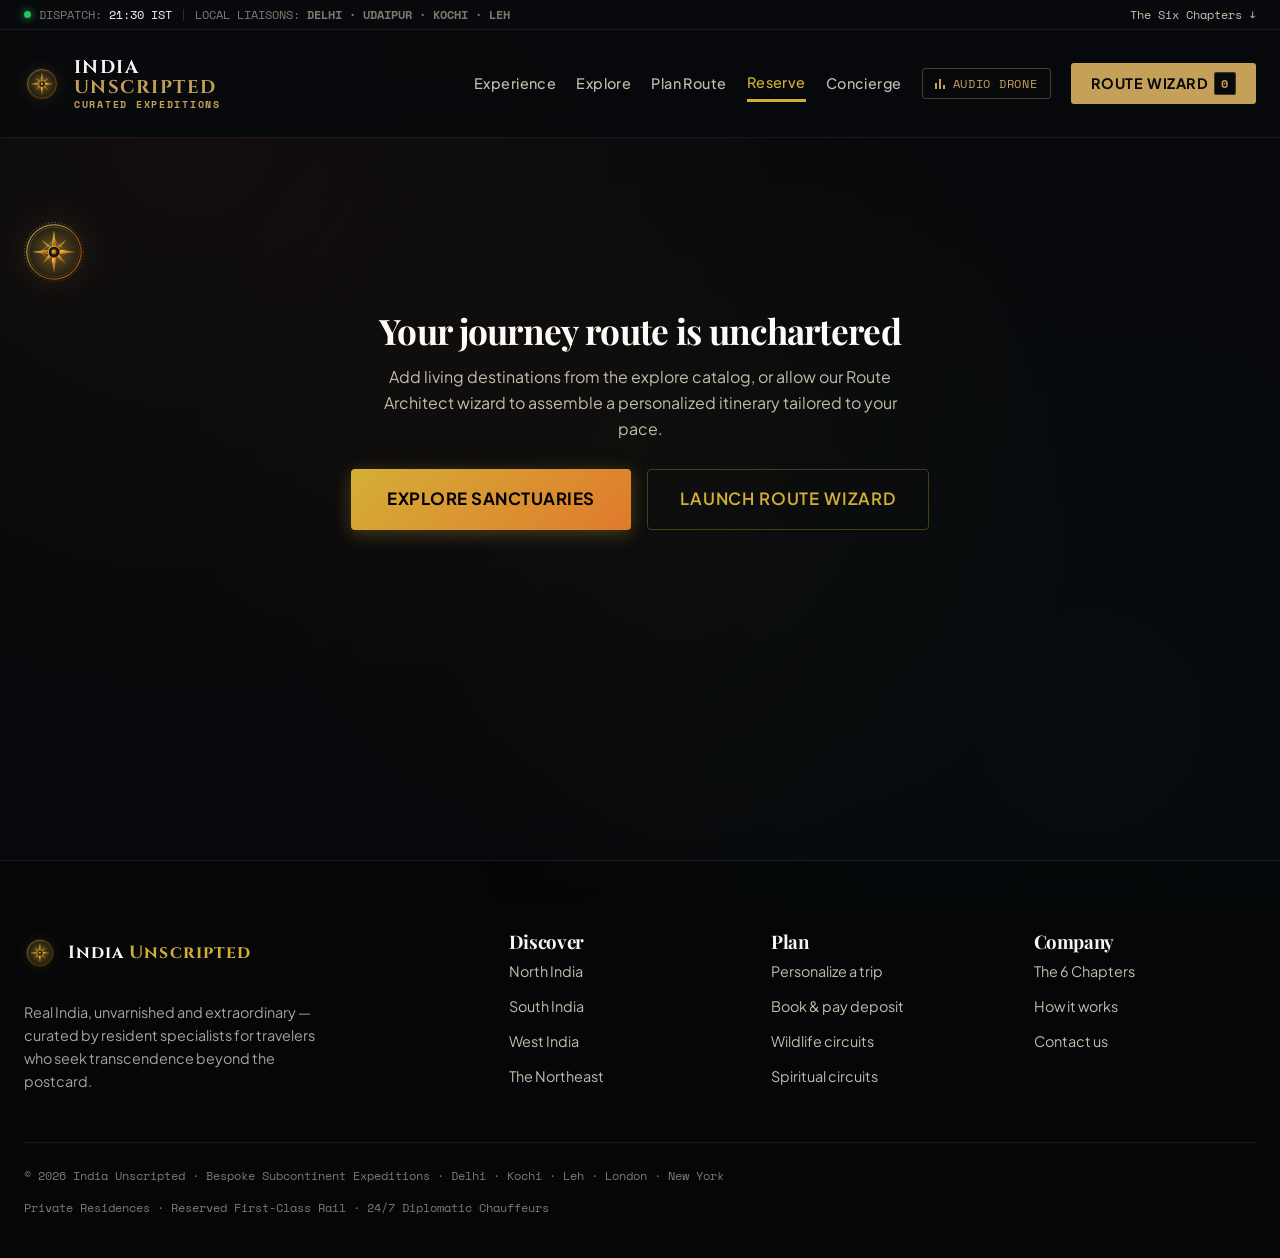
<file: book.html>
<!DOCTYPE html>
<html lang="en">
<head>
  <meta charset="UTF-8">
  <meta name="viewport" content="width=device-width, initial-scale=1.0">
  <title>Reserve Your Expedition · India Unscripted</title>
  <meta name="description" content="Confirm your personalized India journey: review the route, add bespoke enhancements, share credentials, and reserve with a 20% deposit.">
  <meta property="og:site_name" content="India Unscripted">
  <meta property="og:type" content="website">
  <meta name="twitter:card" content="summary_large_image">
  <meta name="theme-color" content="#08090c">
  <meta property="og:title" content="Reserve Your Expedition · India Unscripted">
  <meta property="og:description" content="Confirm your personalized India journey: review the route, add bespoke enhancements, share credentials, and reserve with a 20% deposit.">
  <link rel="icon" type="image/svg+xml" href="assets/logo.svg">
  <link rel="preconnect" href="https://fonts.googleapis.com">
  <link rel="preconnect" href="https://fonts.gstatic.com" crossorigin>
  <link href="https://fonts.googleapis.com/css2?family=Cinzel:wght@600;700;800&family=Playfair+Display:ital,wght@0,600;0,700;1,600&family=Plus+Jakarta+Sans:wght@400;500;600;700&family=Space+Mono:ital,wght@0,400;0,700;1,400&display=swap" rel="stylesheet">
  <link rel="stylesheet" href="css/style.css">
  <link rel="stylesheet" href="css/unscripted.css">
</head>
<body data-page="book">

  <header id="siteHeader"></header>

  <main>
  <!-- empty state when no trip -->
  <div class="empty-state" id="emptyState" style="display:none; text-align:center; padding: 80px 20px;">
    <div style="margin-bottom:24px;">
      <img src="assets/logo.svg" alt="Astrolabe" width="68" height="68" style="filter: drop-shadow(0 0 20px rgba(197,160,89,0.45));">
    </div>
    <h2 style="font-family:var(--font-serif); font-size:2.2rem; color:#fff; margin-bottom:12px;">Your journey route is unchartered</h2>
    <p style="color:var(--text-secondary); max-width:520px; margin:0 auto 28px; line-height:1.6;">Add living destinations from the explore catalog, or allow our Route Architect wizard to assemble a personalized itinerary tailored to your pace.</p>
    <div style="display:flex; justify-content:center; gap:16px; flex-wrap:wrap;">
      <a class='btn btn-primary' href='explore.html'>Explore Sanctuaries</a>
      <a class='btn btn-ghost' href='plan.html'>Launch Route Wizard</a>
    </div>
  </div>

  <section id="bookSection">
    <div class="wrap">
      <div class="book-layout" id="bookLayout">
        <div>
          <!-- 1: trip -->
          <div class="panel">
            <h2><span class="p-num">01</span> Curated Route Dossier</h2>
            <div id="tripSummary"></div>
          </div>

          <!-- 2: extras -->
          <div class="panel">
            <h2><span class="p-num">02</span> Bespoke Expedition Enhancements</h2>
            <p style="font-size:13.5px;color:var(--ink-soft);margin-bottom:16px">
              Flat inclusions per private party reservation. Modify anytime prior to final deposit confirmation.
            </p>
            <div class="extras-grid" id="extrasGrid"></div>
          </div>

          <!-- 3: details -->
          <div class="panel">
            <h2><span class="p-num">03</span> Lead Guest Credentials</h2>
            <div class="form-grid">
              <div class="field">
                <label for="fName">Full Name</label>
                <input type="text" id="fName" placeholder="As formatted on passport" autocomplete="name">
                <div class="err">Please enter your full name</div>
              </div>
              <div class="field">
                <label for="fEmail">Email Address</label>
                <input type="email" id="fEmail" placeholder="sarah@example.com" autocomplete="email">
                <div class="err">Valid email address required</div>
              </div>
              <div class="field">
                <label for="fPhone">WhatsApp / Mobile <small>(Direct Liaison Desk)</small></label>
                <input type="tel" id="fPhone" placeholder="+1 555 000 1234" autocomplete="tel">
                <div class="err">A reachable direct line ensures smooth on-ground transit</div>
              </div>
              <div class="field">
                <label for="fCountry">Country of Residence</label>
                <select id="fCountry">
                  <option value="">Select country...</option>
                </select>
                <div class="err">Required for flight and protocol guidance</div>
              </div>
              <div class="field wide">
                <label for="fArrival">Arrival Flight Details <small>(Optional — our concierge can coordinate airport transfer)</small></label>
                <input type="text" id="fArrival" placeholder="e.g. BA 143, landing Delhi 10:35, 12 Feb">
              </div>
              <div class="field">
                <label for="fDietary">Dietary Preferences</label>
                <select id="fDietary">
                  <option value="none">No restrictions — omnivore palate</option>
                  <option value="vegetarian">Vegetarian</option>
                  <option value="vegan">Vegan</option>
                  <option value="halal">Halal</option>
                  <option value="jain">Jain (strictly no root vegetables)</option>
                  <option value="kosher">Kosher</option>
                  <option value="allergies">Specific allergies (detail below)</option>
                </select>
              </div>
              <div class="field">
                <label for="fMobility">Mobility &amp; Access Considerations <small>(Optional)</small></label>
                <input type="text" id="fMobility" placeholder="e.g. avoid steep ancient fort staircases">
              </div>
              <div class="field wide">
                <label for="fRequests">Special Requests &amp; Bespoke Passions</label>
                <textarea id="fRequests" placeholder="Anniversary celebrations, private temple ceremonies, bespoke textile artisans, or culinary masterclasses. Detail anything that enriches your journey."></textarea>
              </div>
              <div class="field wide">
                <label for="fEmergency">Emergency Contact <small>(Name &amp; telephone)</small></label>
                <input type="text" id="fEmergency" placeholder="e.g. Jonathan Williams, +1 555 987 6543">
              </div>
            </div>
          </div>
        </div>

        <!-- price sidebar -->
        <aside>
          <div class="panel price-panel">
            <h2 style="font-size:20px">Investment Breakdown</h2>
            <div class="price-rows" id="priceRows"></div>
            <p class="p-note" id="priceNote"></p>
            <div class="terms-line">
              <input type="checkbox" id="termsCheck">
              <label for="termsCheck">I understand this is an expedition reservation request. A Senior Expedition Architect reviews room availability and provides final quotes prior to deposit charge.</label>
            </div>
            <button class="btn btn-primary" id="confirmBtn" type="button">Reserve Expedition Allocation &rarr;</button>
            <p style="font-size:12px;color:var(--ink-soft);margin-top:12px;text-align:center">
              Complimentary adjustments within 72 hours · 20% reservation deposit · Balance due 30 days prior
            </p>
          </div>
        </aside>
      </div>
    </div>
  </section>
  </main>

  <!-- Static Netlify Forms definition -->
  <form hidden method='POST' name='booking-request'>
    <input type="hidden" name="form-name" value="booking-request">
    <input type="hidden" name="subject" value="New India trip request (%{submissionId})">
    <input type="text" name="name"><input type="email" name="email"><input type="text" name="phone">
    <input type="text" name="country"><input type="text" name="ref"><input type="text" name="places">
    <input type="text" name="dates"><input type="text" name="travelers"><input type="text" name="style">
    <input type="text" name="interests"><input type="text" name="extras"><input type="text" name="estimate">
    <input type="text" name="deposit"><input type="text" name="arrival"><input type="text" name="dietary">
    <input type="text" name="mobility"><input type="text" name="emergency"><textarea name="requests"></textarea>
    <input name="bot-field">
  </form>

  <footer id="siteFooter"></footer>

  <script src="js/data.js"></script>
  <script src="js/app.js"></script>
  <script src="js/soundscape.js"></script>
  <script src="js/motion-graphics.js"></script>
  <script src="js/ui.js"></script>
  <script src="js/book.js"></script>
</body>
</html>
</file>
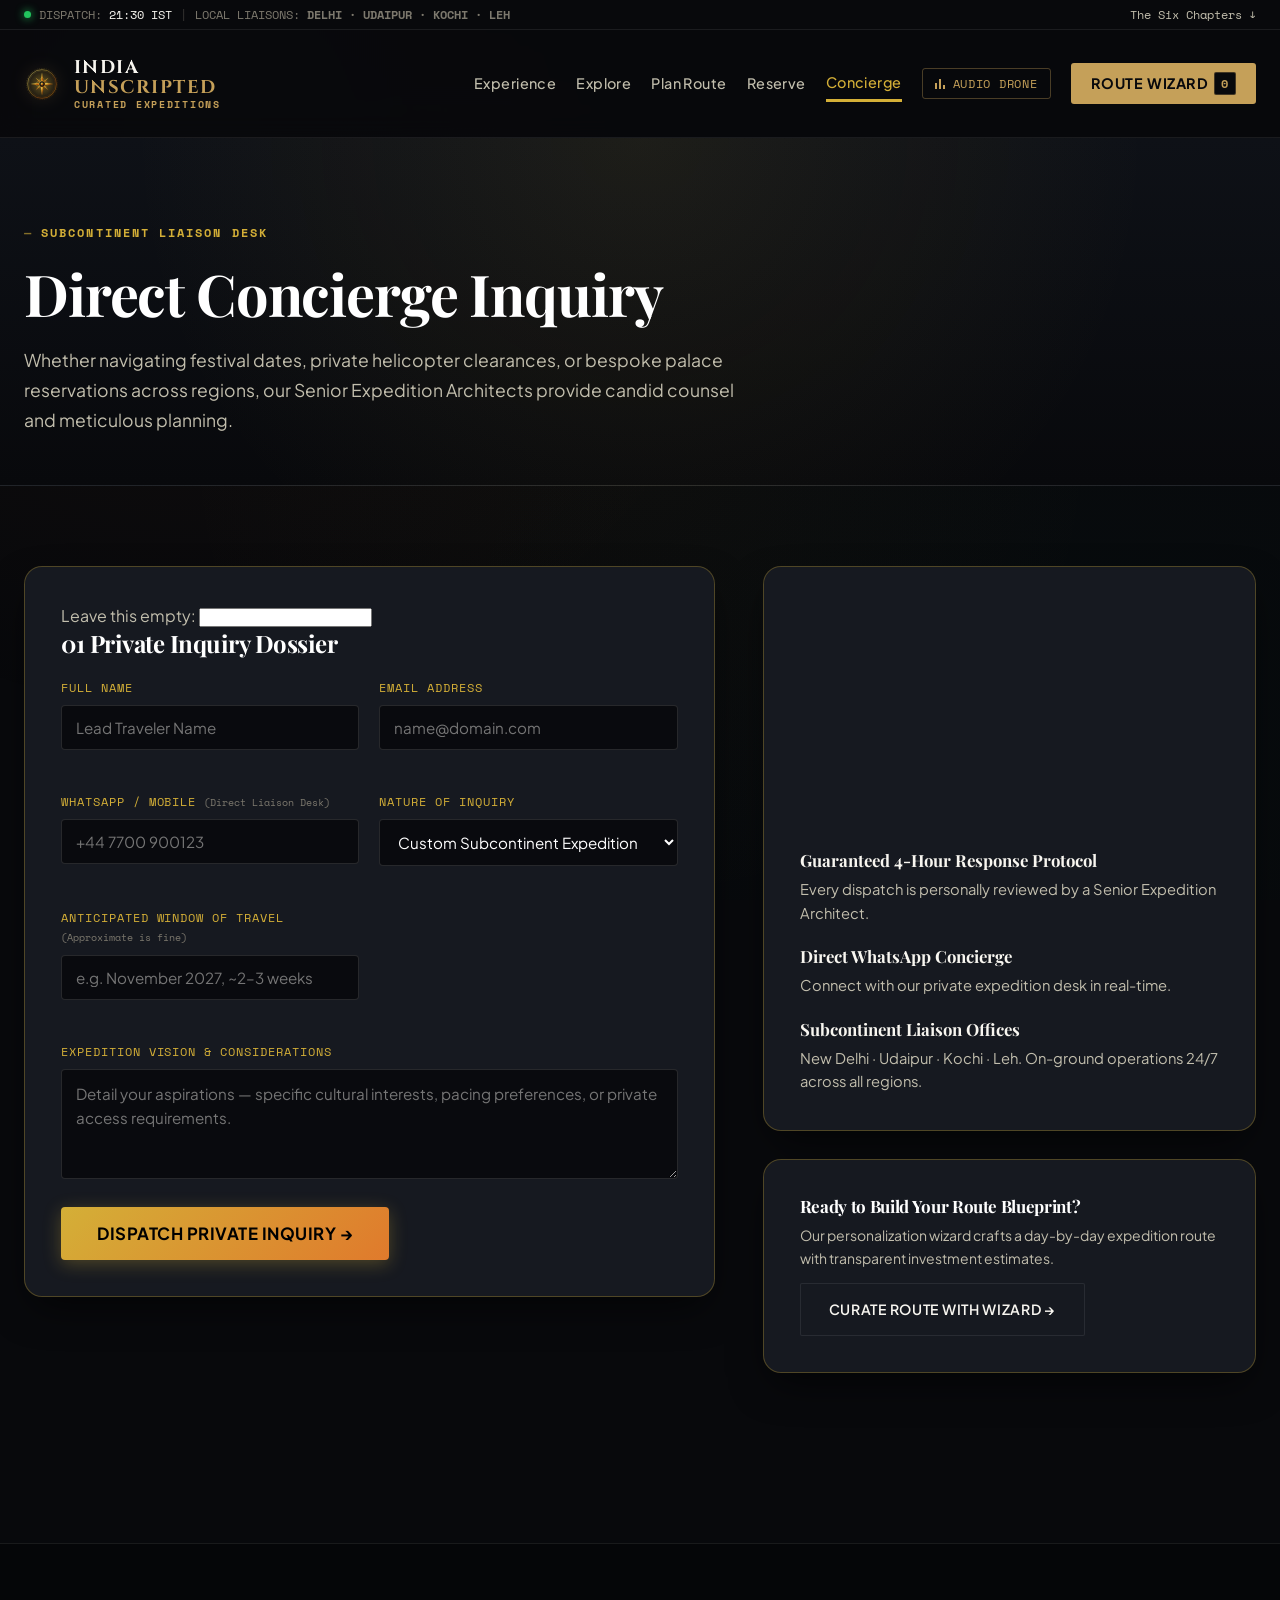
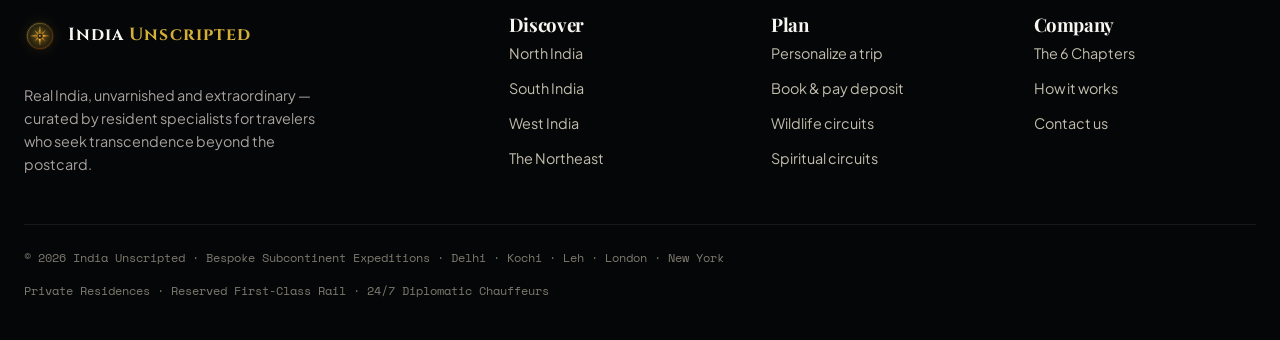
<file: contact.html>
<!DOCTYPE html>
<html lang="en">
<head>
  <meta charset="UTF-8">
  <meta name="viewport" content="width=device-width, initial-scale=1.0">
  <title>Direct Concierge &amp; Expedition Inquiry · India Unscripted</title>
  <meta name="description" content="Inquire with our private expedition architects. Bespoke subcontinent routes, visa consultations, and private logistics. Reply guaranteed within 4 hours.">
  <meta property="og:site_name" content="India Unscripted">
  <meta property="og:type" content="website">
  <meta name="twitter:card" content="summary_large_image">
  <meta name="theme-color" content="#08090c">
  <meta property="og:title" content="Direct Concierge &amp; Expedition Inquiry · India Unscripted">
  <meta property="og:description" content="Inquire with our private expedition architects. Bespoke subcontinent routes, visa consultations, and private logistics. Reply guaranteed within 4 hours.">
  <link rel="icon" type="image/svg+xml" href="assets/logo.svg">
  <link rel="preconnect" href="https://fonts.googleapis.com">
  <link rel="preconnect" href="https://fonts.gstatic.com" crossorigin>
  <link href="https://fonts.googleapis.com/css2?family=Cinzel:wght@600;700;800&family=Playfair+Display:ital,wght@0,600;0,700;1,600&family=Plus+Jakarta+Sans:wght@400;500;600;700&family=Space+Mono:ital,wght@0,400;0,700;1,400&display=swap" rel="stylesheet">
  <link rel="stylesheet" href="css/style.css">
  <link rel="stylesheet" href="css/unscripted.css">
</head>
<body data-page="contact">

  <header id="siteHeader"></header>

  <main>
  <section class="page-hero">
    <div class="wrap">
      <span class="eyebrow">Subcontinent Liaison Desk</span>
      <h1>Direct Concierge Inquiry</h1>
      <p>Whether navigating festival dates, private helicopter clearances, or bespoke palace reservations across regions, our Senior Expedition Architects provide candid counsel and meticulous planning.</p>
    </div>
  </section>

  <section>
    <div class="wrap contact-layout">
      <div class="panel" id="contactPanel">
        <form action='/contact?sent=1' id='contactForm' method='POST' name='contact' novalidate>
          <input type="hidden" name="form-name" value="contact">
          <input type="hidden" name="subject" value="New private inquiry from India Unscripted (%{submissionId})">
          <p class="visually-hidden"><label>Leave this empty: <input name="bot-field" tabindex="-1" autocomplete="off"></label></p>
          <h2 style="margin-bottom:18px"><span class="p-num">01</span> Private Inquiry Dossier</h2>
          <div class="form-grid">
            <div class="field">
              <label for="cName">Full Name</label>
              <input type="text" id="cName" name="name" autocomplete="name" required placeholder="Lead Traveler Name">
              <div class="err">Please provide your full name</div>
            </div>
            <div class="field">
              <label for="cEmail">Email Address</label>
              <input type="email" id="cEmail" name="email" autocomplete="email" required placeholder="name@domain.com">
              <div class="err">Valid email address required</div>
            </div>
            <div class="field">
              <label for="cPhone">WhatsApp / Mobile <small>(Direct Liaison Desk)</small></label>
              <input type="tel" id="cPhone" name="phone" autocomplete="tel" placeholder="+44 7700 900123">
            </div>
            <div class="field">
              <label for="cTopic">Nature of Inquiry</label>
              <select id="cTopic" name="topic">
                <option>Custom Subcontinent Expedition</option>
                <option>Active Itinerary Consultation</option>
                <option>Diplomatic &amp; Visa Logistics</option>
                <option>Private Family / Group Charter</option>
                <option>Bespoke Heritage Palace Sourcing</option>
              </select>
            </div>
            <div class="field">
              <label for="cWhen">Anticipated Window of Travel <small>(Approximate is fine)</small></label>
              <input type="text" id="cWhen" name="when" placeholder="e.g. November 2027, ~2–3 weeks">
            </div>
            <div class="field wide">
              <label for="cMessage">Expedition Vision &amp; Considerations</label>
              <textarea id="cMessage" name="message" required placeholder="Detail your aspirations — specific cultural interests, pacing preferences, or private access requirements."></textarea>
              <div class="err">Please share a few preliminary details</div>
            </div>
          </div>
          <button class="btn btn-primary" type="submit" id="contactBtn">Dispatch Private Inquiry &rarr;</button>
        </form>
      </div>

      <aside class="contact-side">
        <div class="panel">
          <div class="contact-photo art-south" aria-hidden="true"></div>
          <ul>
            <li><b>Guaranteed 4-Hour Response Protocol</b>Every dispatch is personally reviewed by a Senior Expedition Architect.</li>
            <li><b>Direct WhatsApp Concierge</b>Connect with our private expedition desk in real-time.</li>
            <li><b>Subcontinent Liaison Offices</b>New Delhi · Udaipur · Kochi · Leh. On-ground operations 24/7 across all regions.</li>
          </ul>
        </div>
        <div class="panel">
          <h3 style="font-size:17px;margin-bottom:8px">Ready to Build Your Route Blueprint?</h3>
          <p style="font-size:14px;color:var(--ink-soft);margin-bottom:14px">Our personalization wizard crafts a day-by-day expedition route with transparent investment estimates.</p>
          <a class='btn btn-dark' href='plan.html'>Curate Route With Wizard &rarr;</a>
        </div>
      </aside>
    </div>
  </section>
  </main>

  <footer id="siteFooter"></footer>

  <script src="js/data.js"></script>
  <script src="js/app.js"></script>
  <script src="js/soundscape.js"></script>
  <script src="js/motion-graphics.js"></script>
  <script src="js/ui.js"></script>
  <script src="js/contact.js"></script>
</body>
</html>
</file>
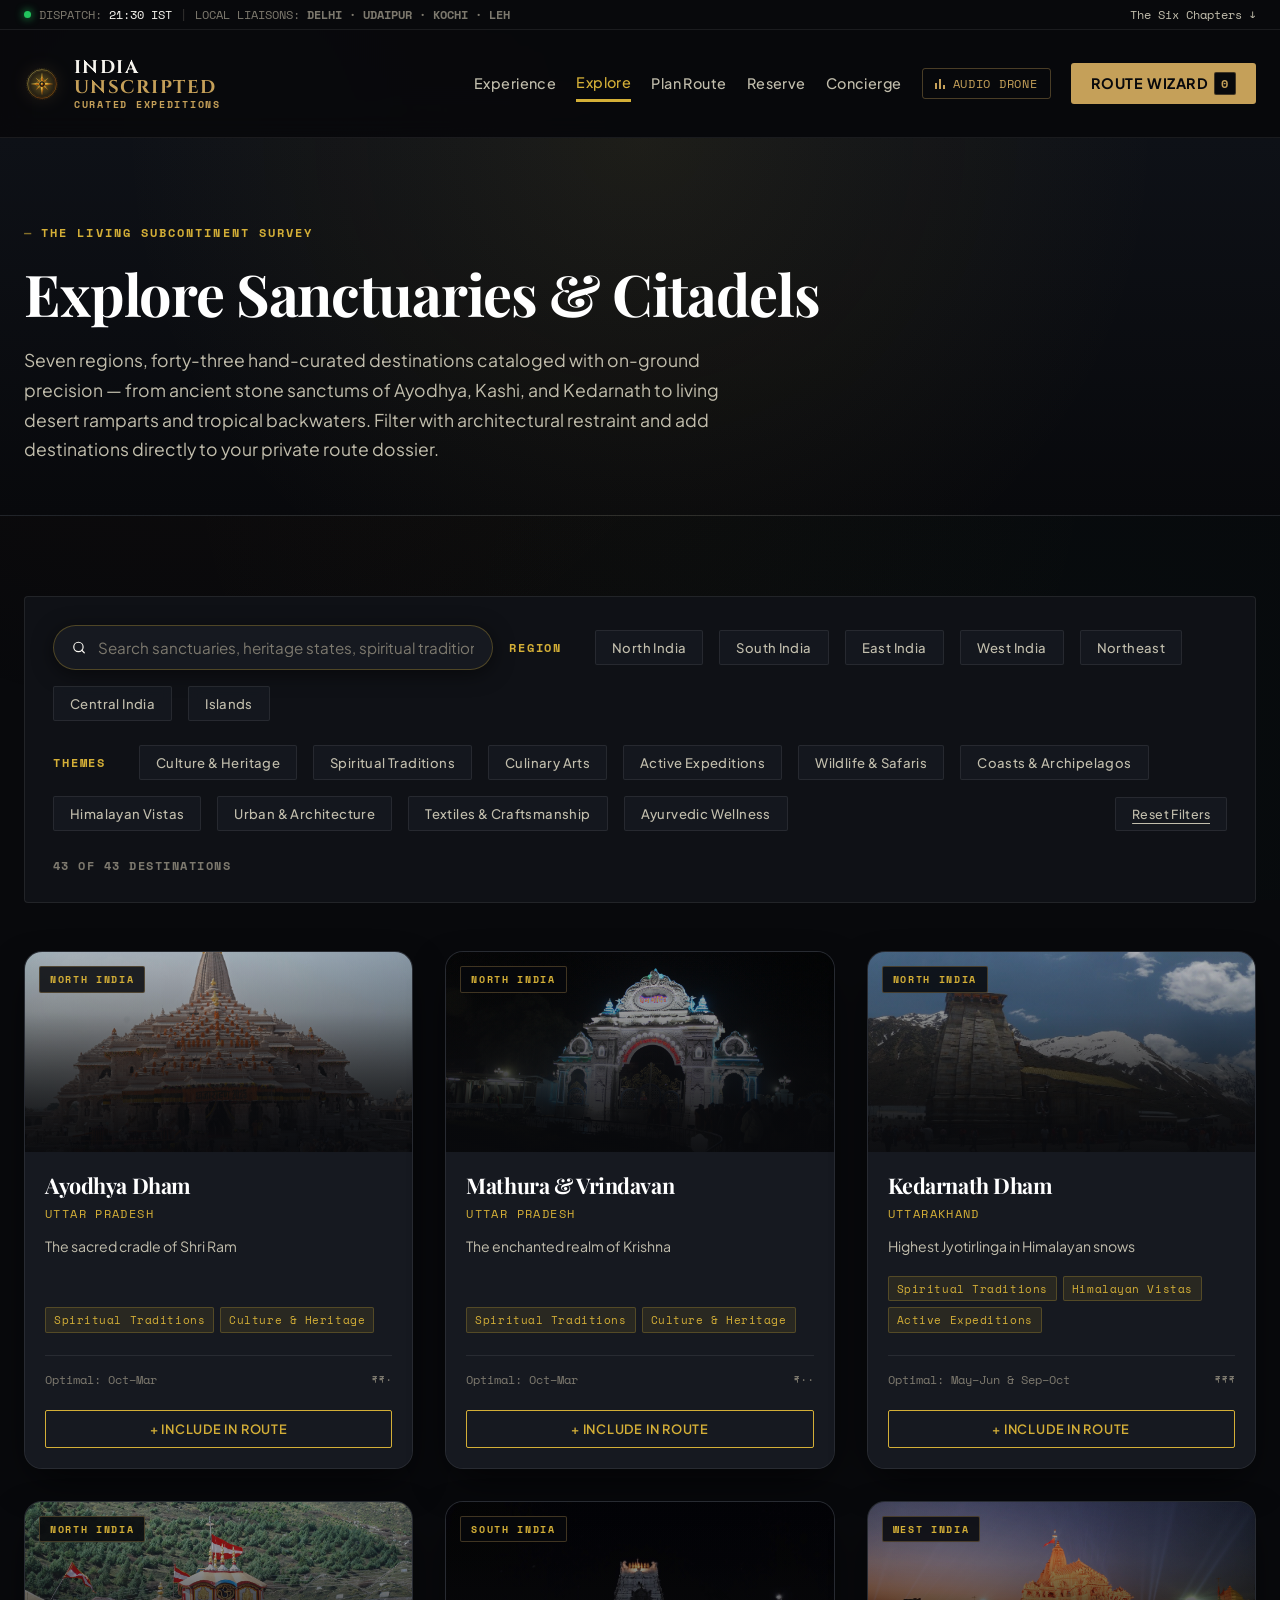
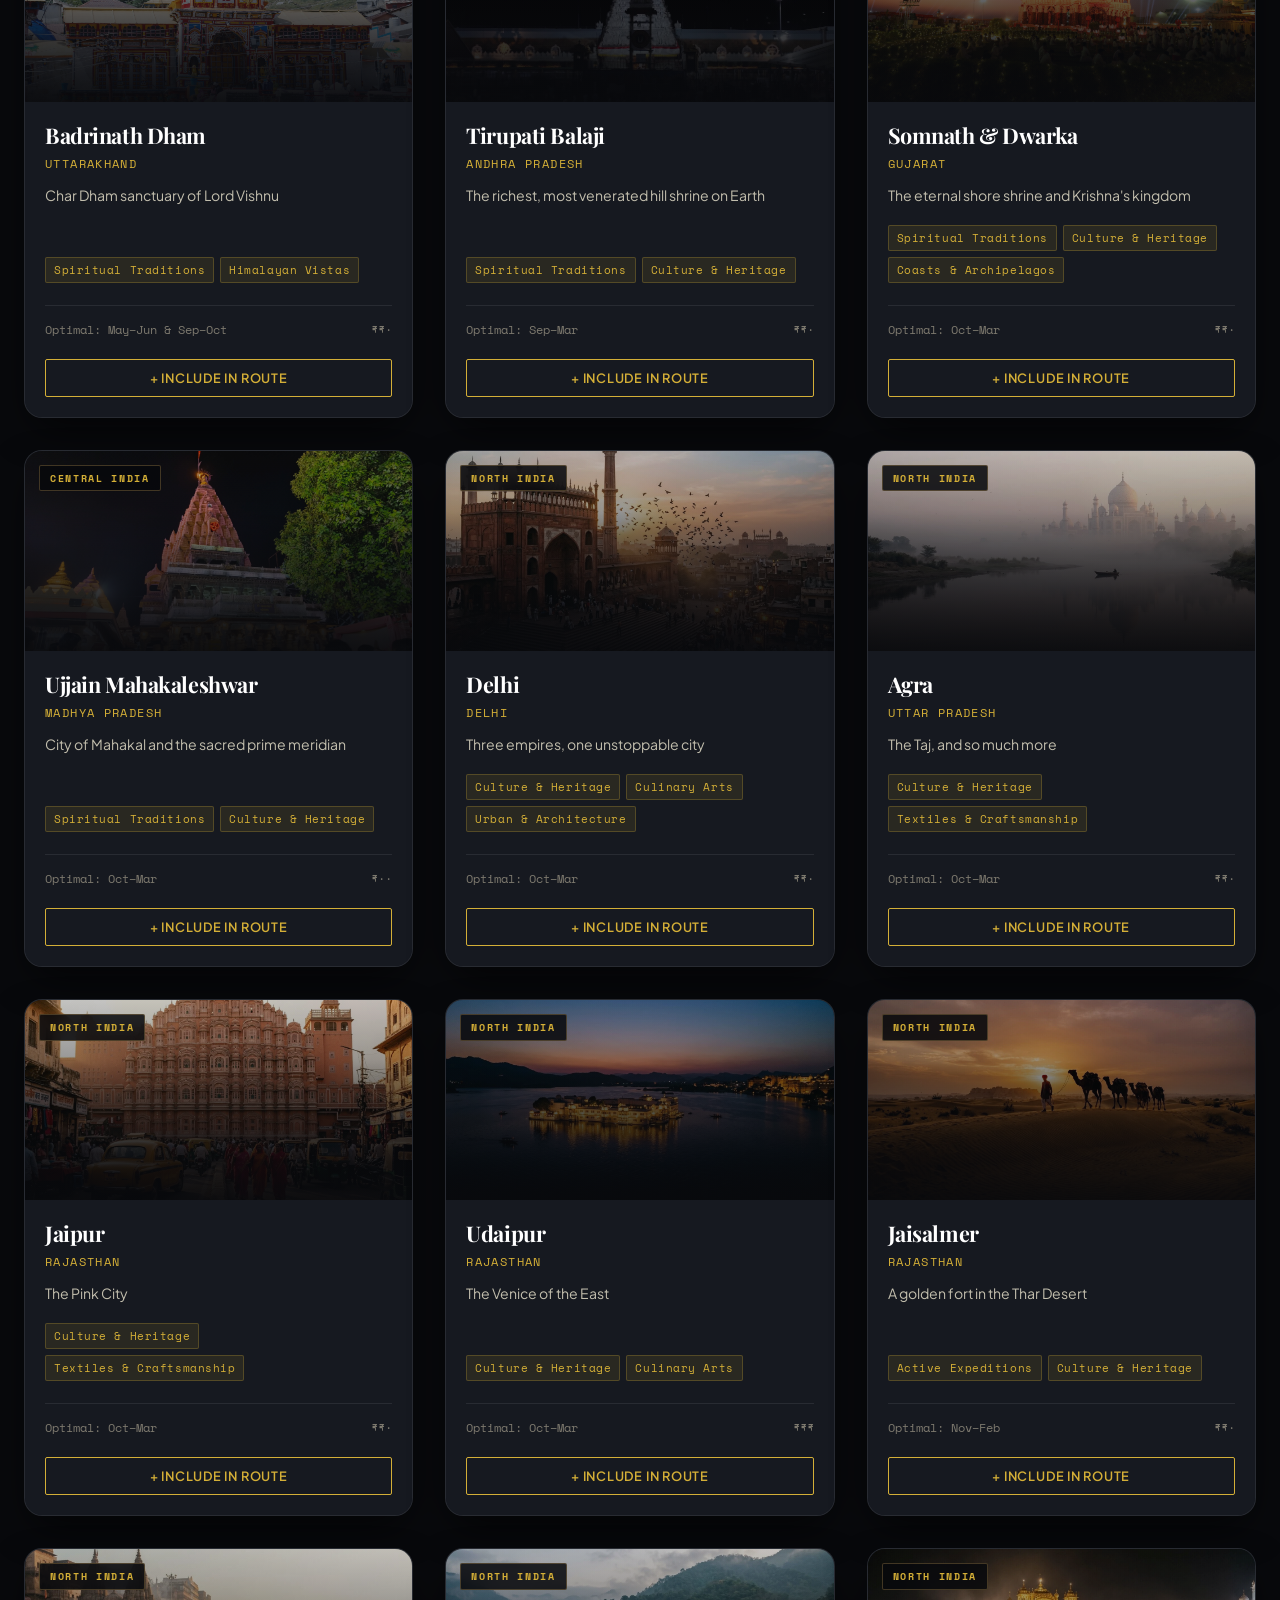
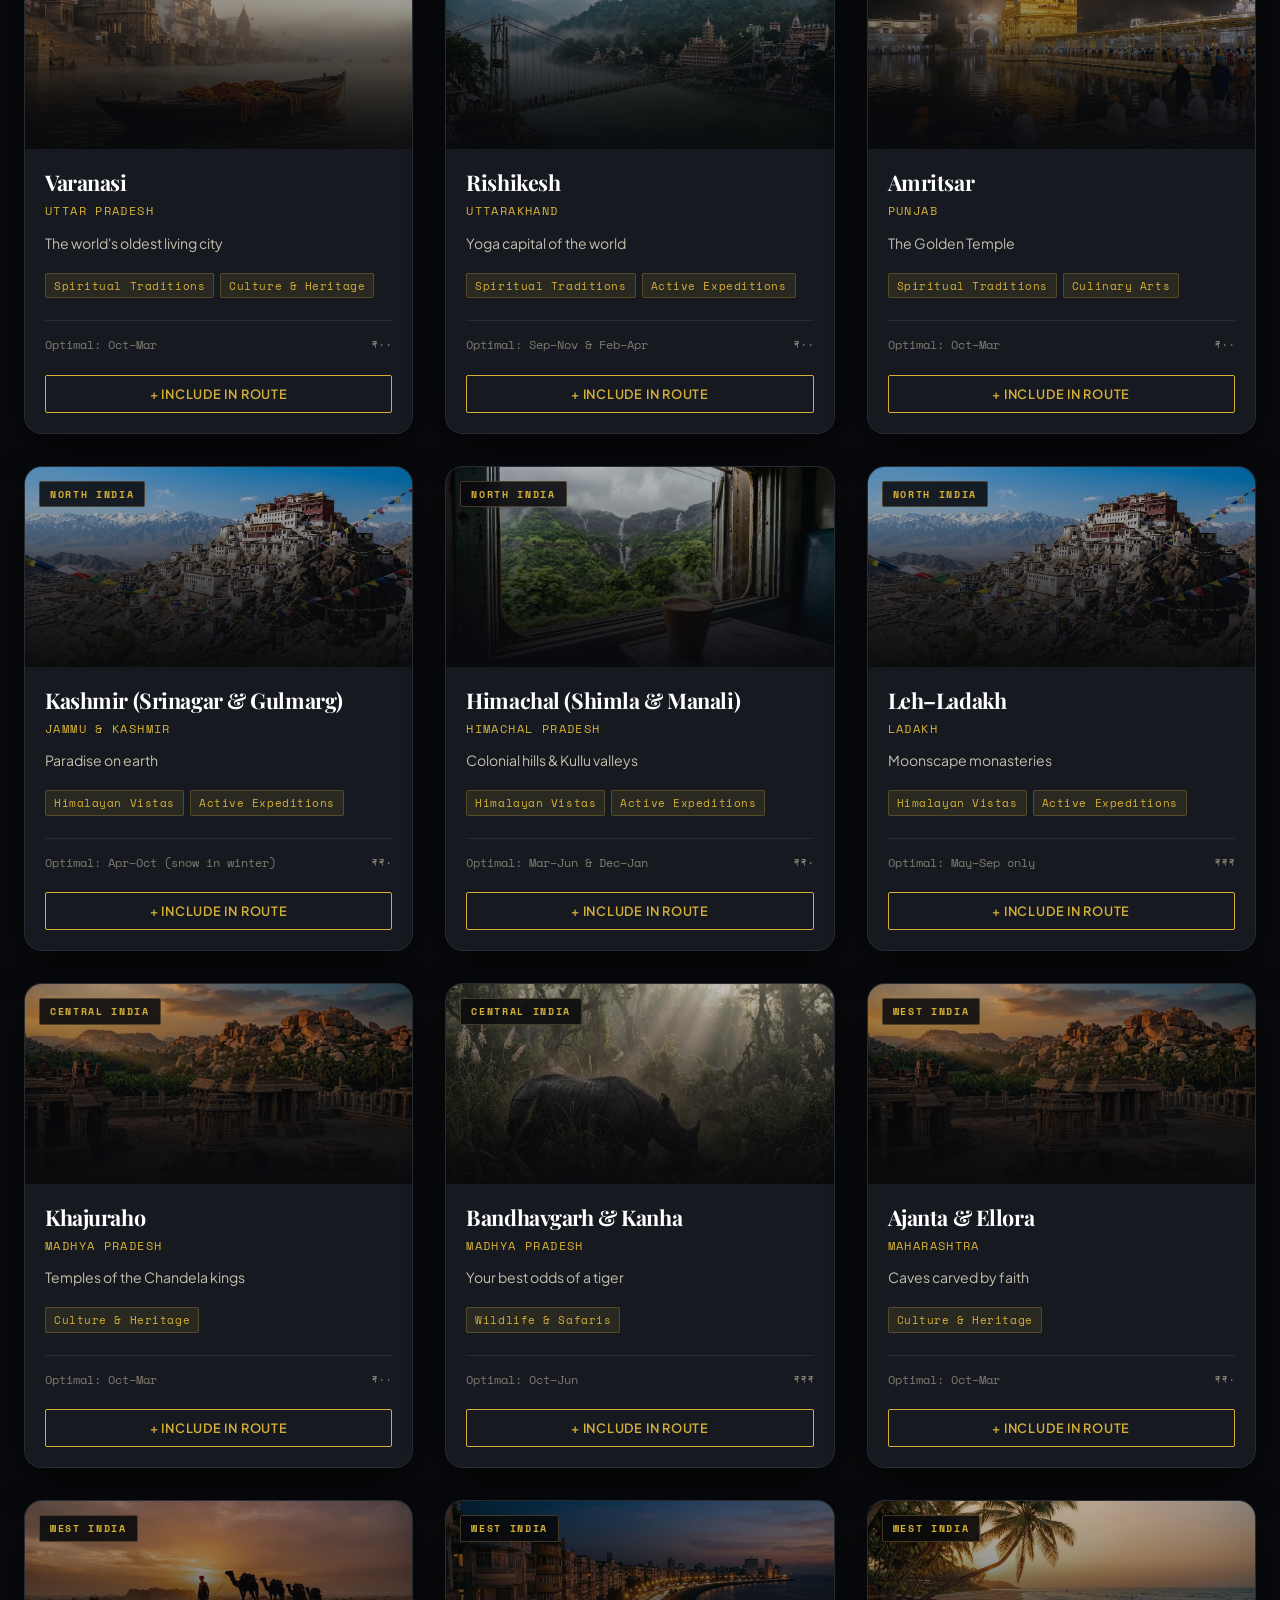
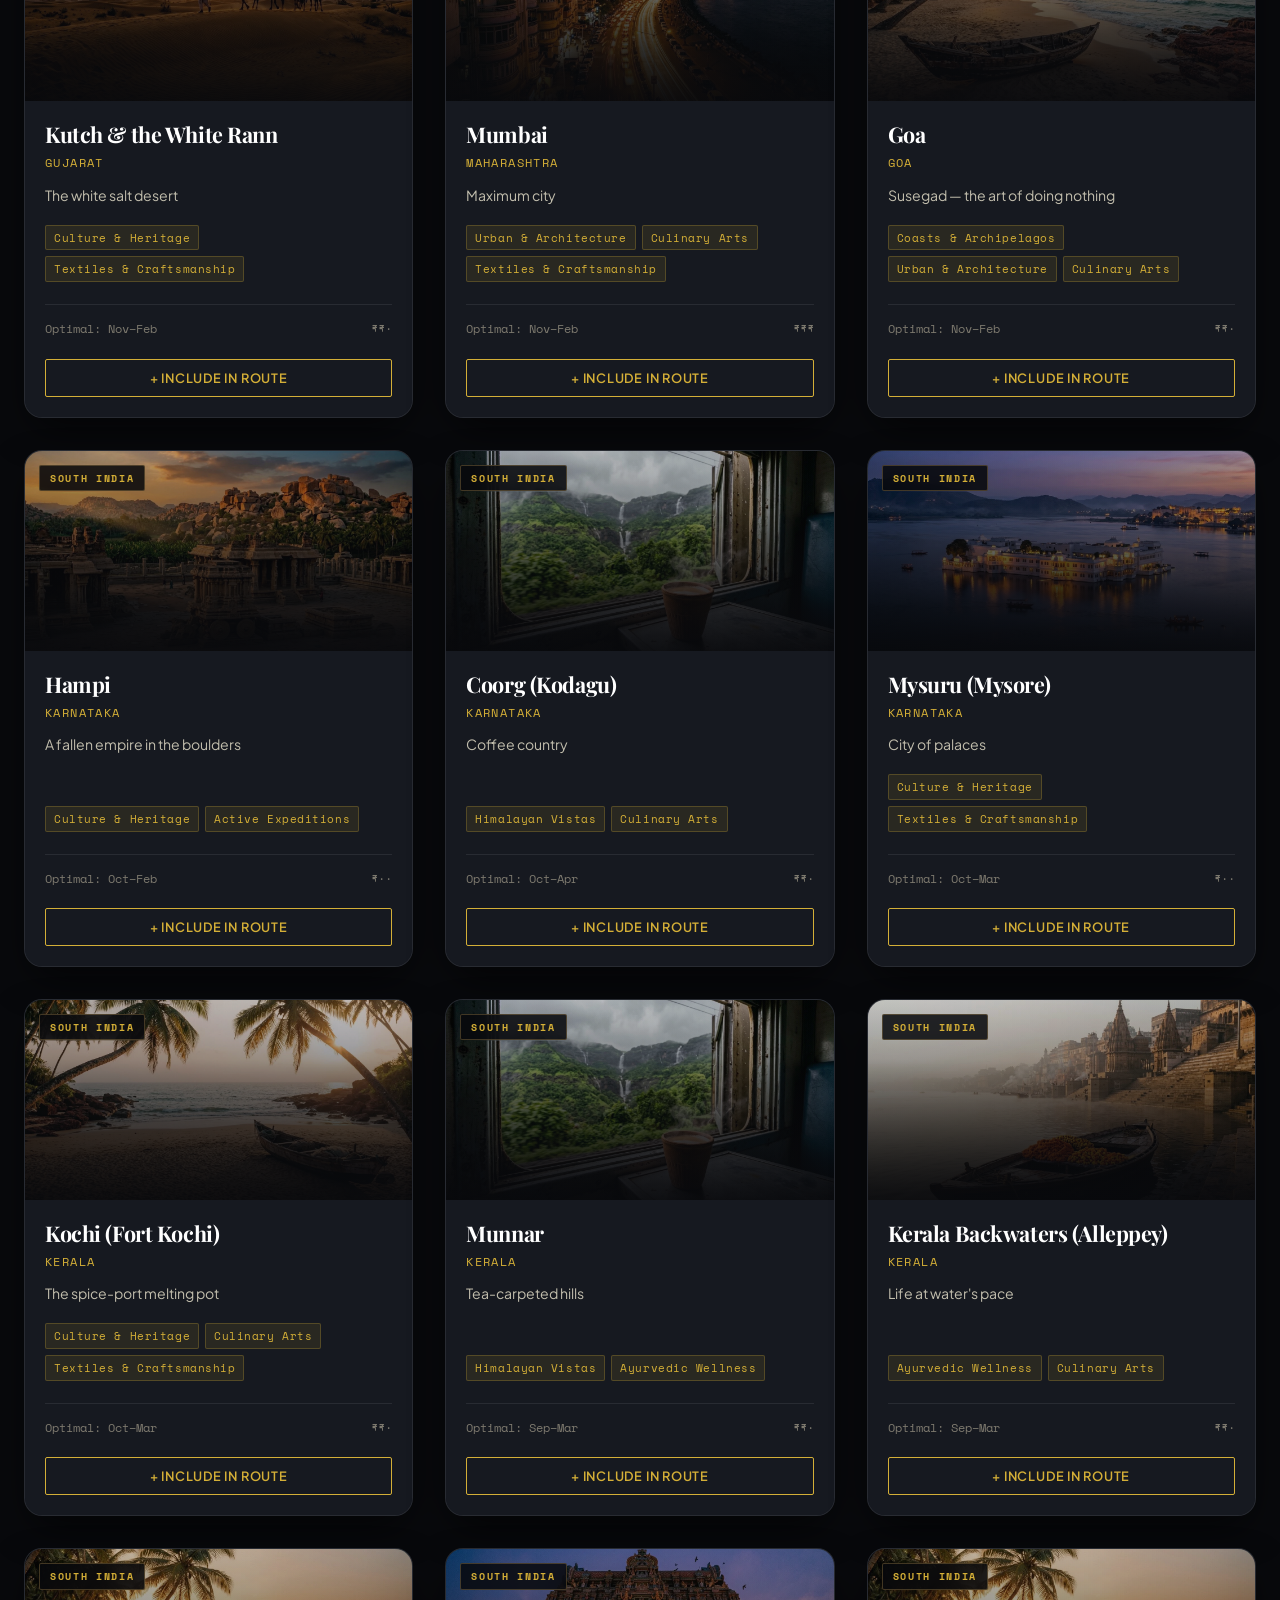
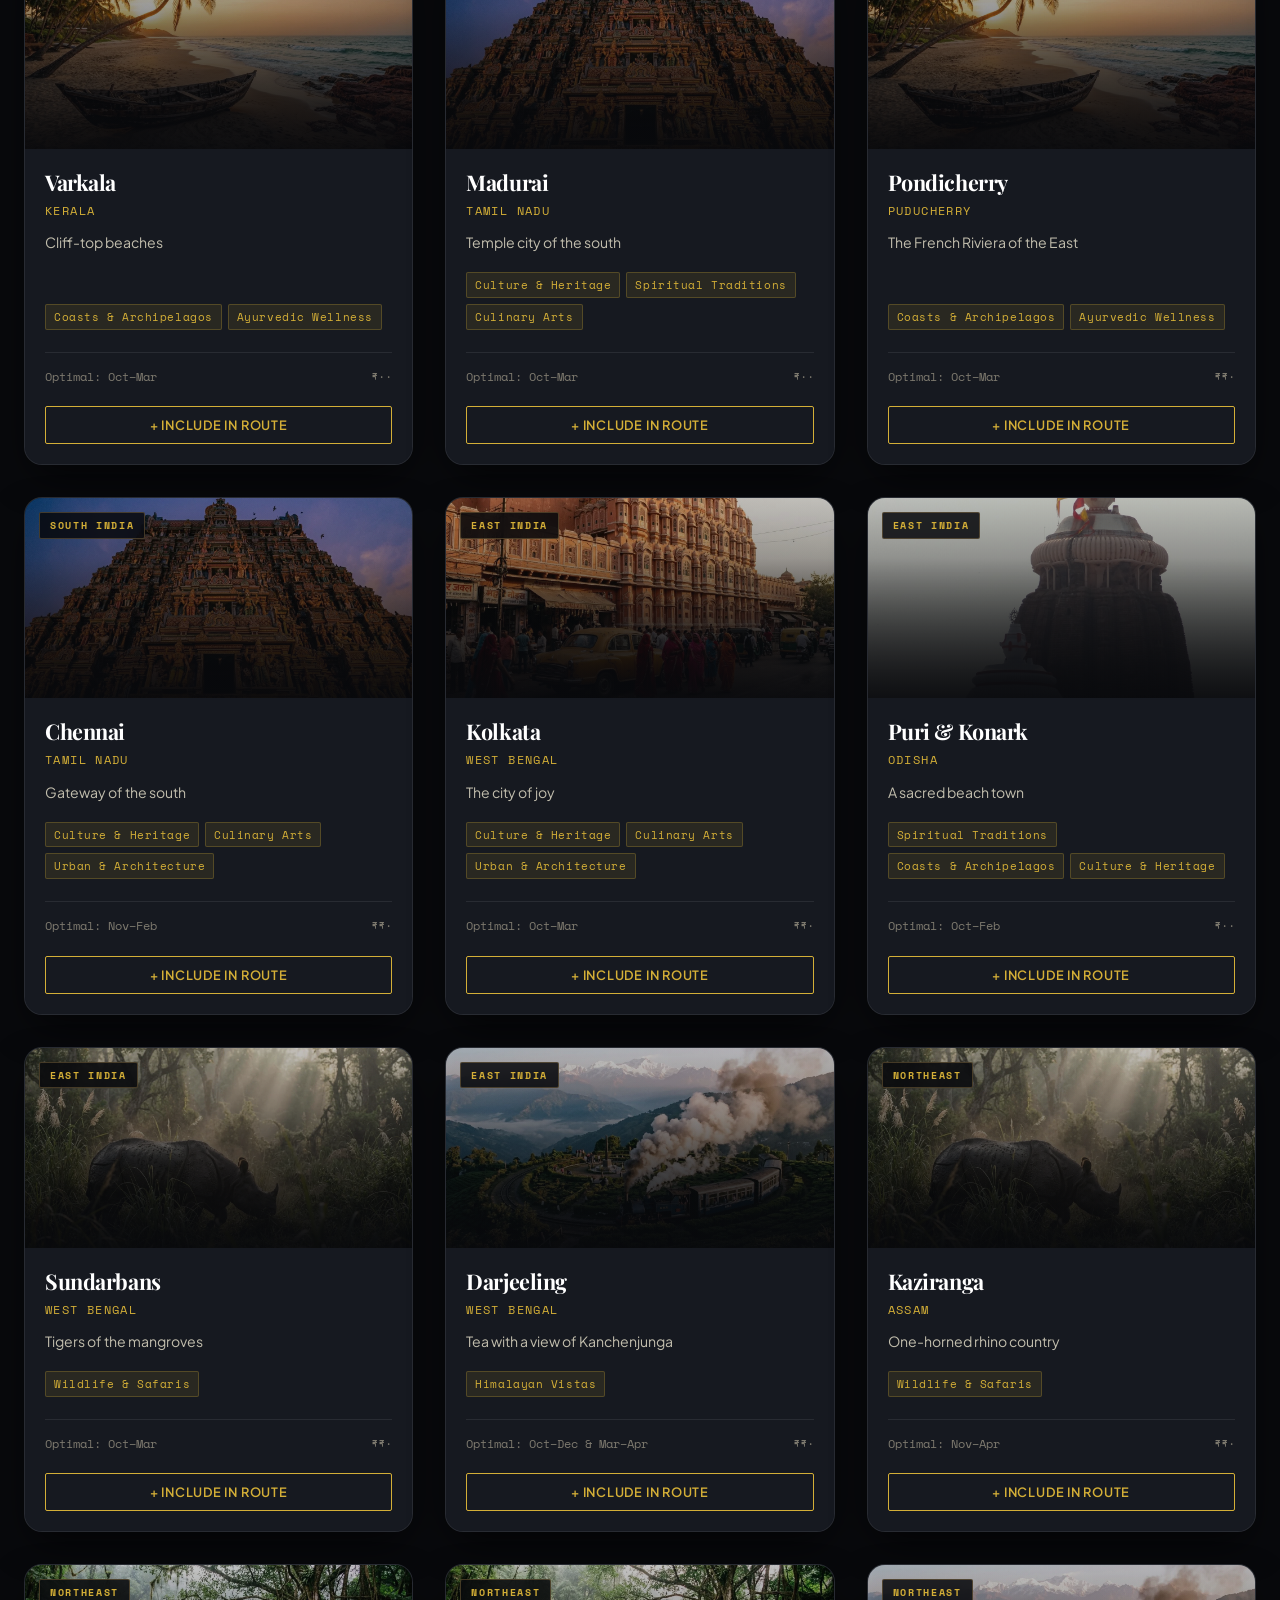
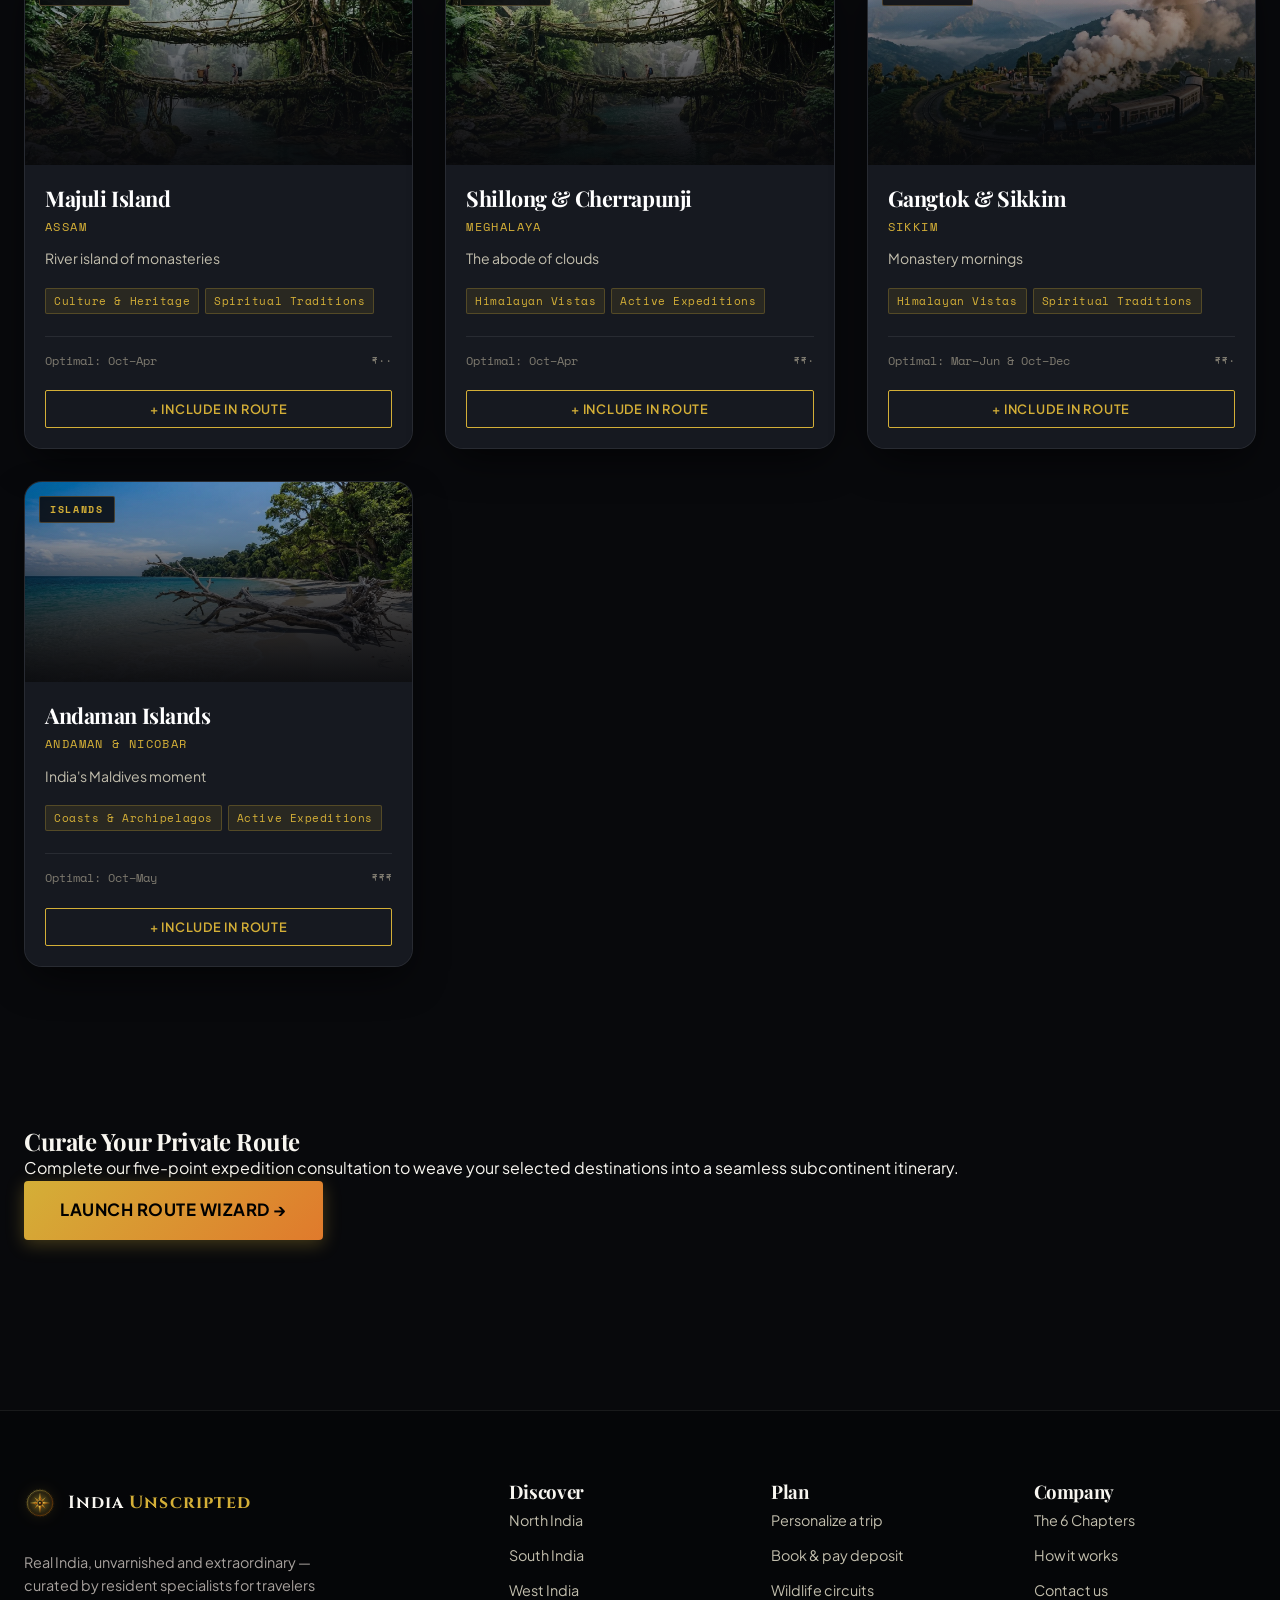
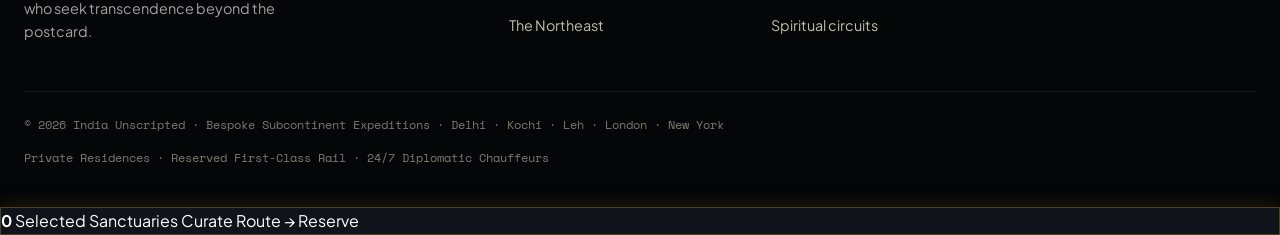
<file: explore.html>
<!DOCTYPE html>
<html lang="en">
<head>
  <meta charset="UTF-8">
  <meta name="viewport" content="width=device-width, initial-scale=1.0">
  <title>Explore Sanctuaries &amp; Citadels · India Unscripted</title>
  <meta name="description" content="Browse 43 destinations across India — sacred temple sanctuaries, royal forts, Himalayan peaks, and backwaters. Filter by vibe and craft your unscripted route.">
  <meta property="og:site_name" content="India Unscripted">
  <meta property="og:type" content="website">
  <meta name="twitter:card" content="summary_large_image">
  <meta name="theme-color" content="#08090c">
  <meta property="og:title" content="Explore Sanctuaries &amp; Citadels · India Unscripted">
  <meta property="og:description" content="Browse 43 hand-curated destinations across all regions of India. Explore by heritage, spirituality, and landscape.">
  <link rel="icon" type="image/svg+xml" href="assets/logo.svg">
  <link rel="preconnect" href="https://fonts.googleapis.com">
  <link rel="preconnect" href="https://fonts.gstatic.com" crossorigin>
  <link href="https://fonts.googleapis.com/css2?family=Cinzel:wght@600;700;800&family=Playfair+Display:ital,wght@0,600;0,700;1,600&family=Plus+Jakarta+Sans:wght@400;500;600;700&family=Space+Mono:ital,wght@0,400;0,700;1,400&display=swap" rel="stylesheet">
  <link rel="stylesheet" href="css/style.css">
  <link rel="stylesheet" href="css/unscripted.css">
</head>
<body data-page="explore">

  <header id="siteHeader"></header>

  <main>
  <section class="page-hero">
    <div class="wrap">
      <span class="eyebrow">The Living Subcontinent Survey</span>
      <h1>Explore Sanctuaries &amp; Citadels</h1>
      <p>Seven regions, forty-three hand-curated destinations cataloged with on-ground precision — from ancient stone sanctums of Ayodhya, Kashi, and Kedarnath to living desert ramparts and tropical backwaters. Filter with architectural restraint and add destinations directly to your private route dossier.</p>
    </div>
  </section>

  <section>
    <div class="wrap">
      <div class="filter-bar">
        <div class="filter-row">
          <div class="search-box">
            <svg width="15" height="15" viewBox="0 0 24 24" fill="none" stroke="currentColor" stroke-width="2" stroke-linecap="round" stroke-linejoin="round" aria-hidden="true"><circle cx="11" cy="11" r="8"></circle><line x1="21" y1="21" x2="16.65" y2="16.65"></line></svg>
            <input type="text" id="searchInput" placeholder="Search sanctuaries, heritage states, spiritual traditions…">
          </div>
          <span class="filter-label">Region</span>
          <div id="regionChips" style="display:contents"></div>
        </div>
        <div class="filter-row">
          <span class="filter-label">Themes</span>
          <div id="interestChips" style="display:contents"></div>
          <button class="chip chip-clear" id="clearFilters" style="margin-left:auto">Reset Filters</button>
        </div>
        <div class="filter-row">
          <h2 class="results-count" id="resultCount"></h2>
        </div>
      </div>
      <div class="grid-cards" id="destGrid"></div>
    </div>
  </section>

  <section>
    <div class="wrap">
      <div class="cta-band">
        <h2>Curate Your Private Route</h2>
        <p>Complete our five-point expedition consultation to weave your selected destinations into a seamless subcontinent itinerary.</p>
        <a class='btn btn-primary' href='plan.html'>Launch Route Wizard &rarr;</a>
      </div>
    </div>
  </section>
  </main>

  <footer id="siteFooter"></footer>

  <!-- destination detail modal -->
  <div class="modal-overlay" id="destModal">
    <div class="modal"></div>
  </div>

  <!-- floating trip bar -->
  <div class="trip-bar" id="tripBar">
    <span><b class="count">0</b> Selected Sanctuaries</span>
    <a href='plan.html'>Curate Route &rarr;</a>
    <a class='ghost-link' href='book.html'>Reserve</a>
  </div>

  <script src="js/data.js"></script>
  <script src="js/app.js"></script>
  <script src="js/soundscape.js"></script>
  <script src="js/motion-graphics.js"></script>
  <script src="js/ui.js"></script>
  <script src="js/explore.js"></script>
</body>
</html>
</file>
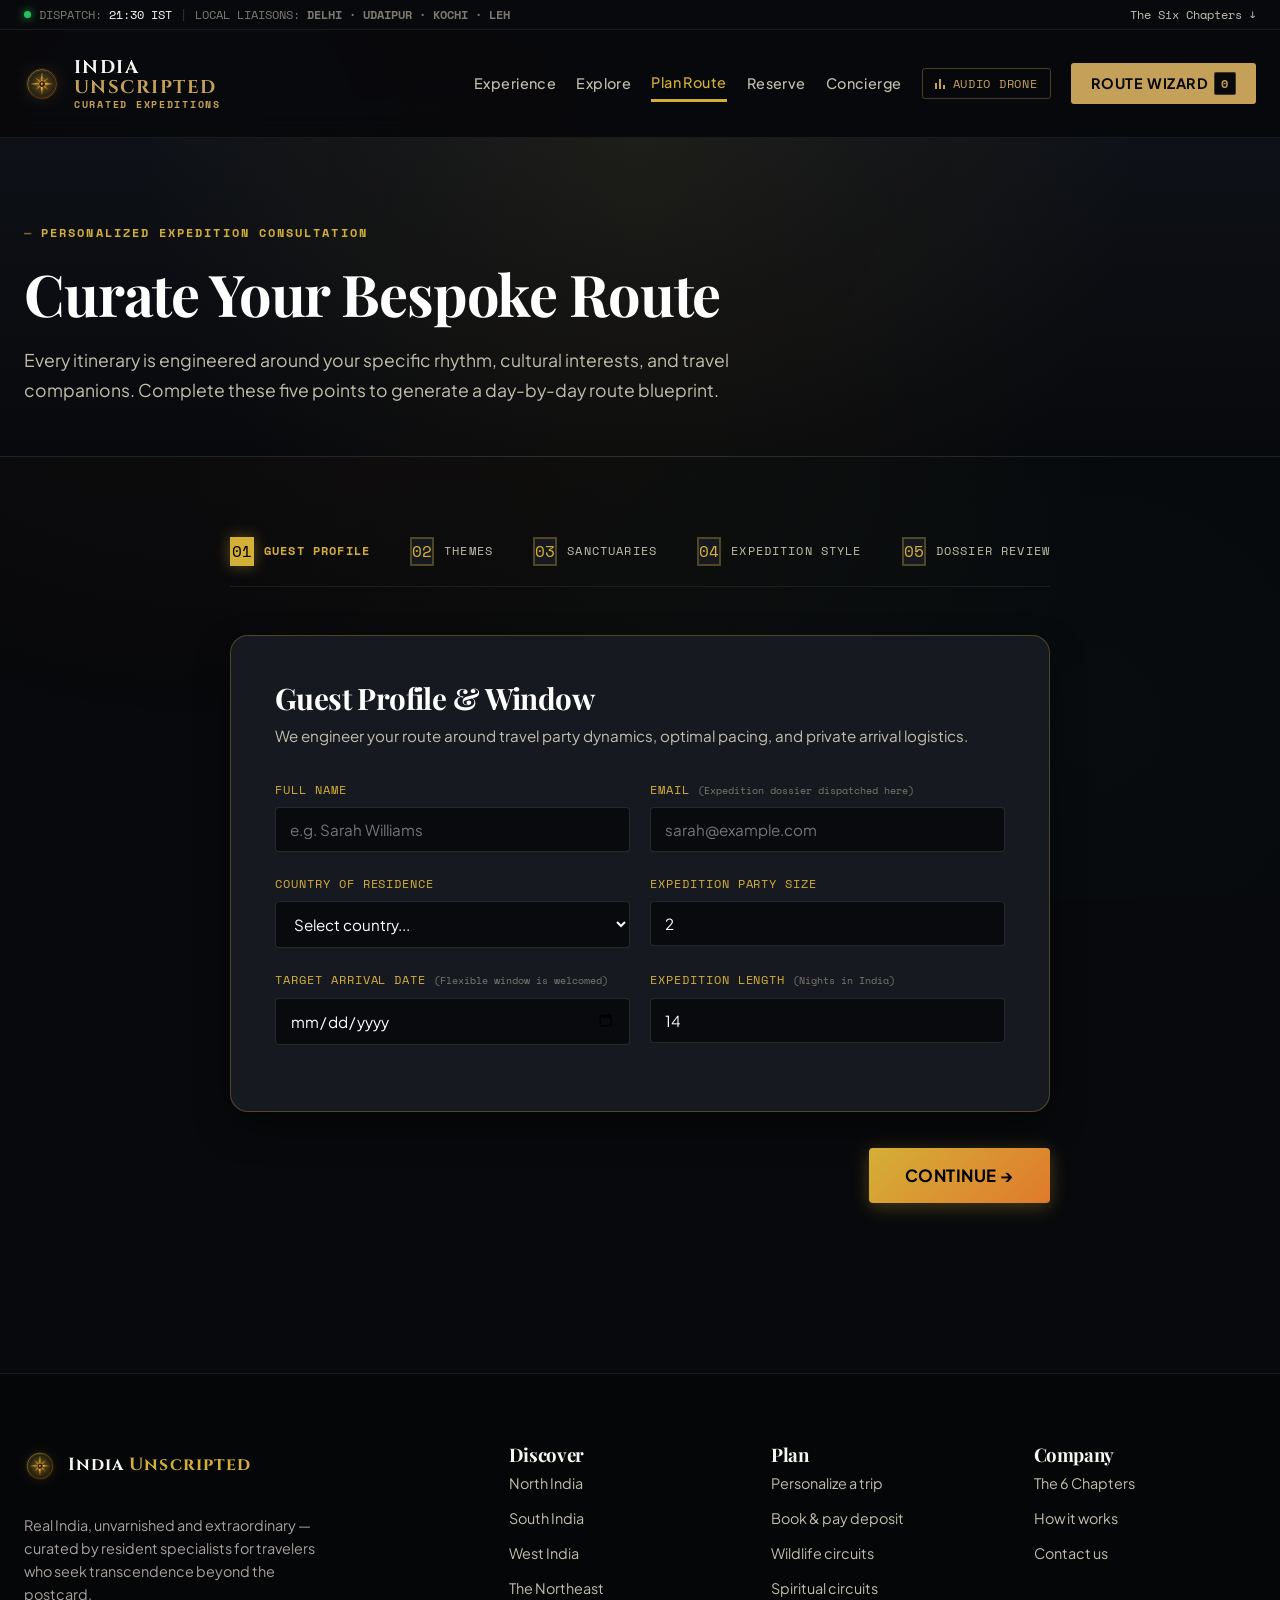
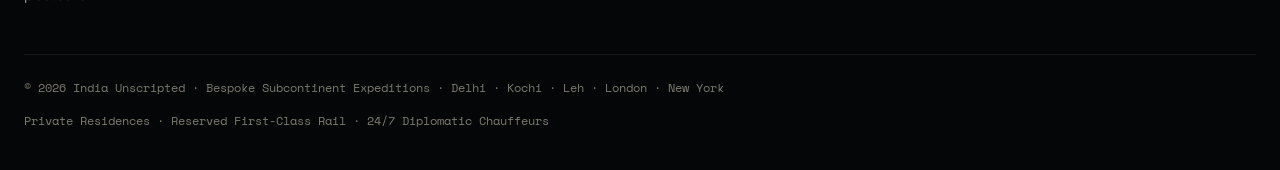
<file: plan.html>
<!DOCTYPE html>
<html lang="en">

<head>
  <meta charset="UTF-8">
  <meta name="viewport" content="width=device-width, initial-scale=1.0">
  <title>Curate Your Route — Expedition Consultation · India Unscripted</title>
  <meta name="description"
    content="Personalize your India journey: guest profile, expedition themes, curated sanctuaries, and tailored tempo. Generate a day-by-day subcontinent route.">
  <meta property="og:site_name" content="India Unscripted">
  <meta property="og:type" content="website">
  <meta name="twitter:card" content="summary_large_image">
  <meta name="theme-color" content="#08090c">
  <meta property="og:title" content="Curate Your Route — Expedition Consultation · India Unscripted">
  <meta property="og:description"
    content="Personalize your India journey: guest profile, expedition themes, curated sanctuaries, and tailored tempo. Generate a day-by-day subcontinent route.">
  <link rel="icon" type="image/svg+xml" href="assets/logo.svg">
  <link rel="preconnect" href="https://fonts.googleapis.com">
  <link rel="preconnect" href="https://fonts.gstatic.com" crossorigin>
  <link
    href="https://fonts.googleapis.com/css2?family=Cinzel:wght@600;700;800&family=Playfair+Display:ital,wght@0,600;0,700;1,600&family=Plus+Jakarta+Sans:wght@400;500;600;700&family=Space+Mono:ital,wght@0,400;0,700;1,400&display=swap"
    rel="stylesheet">
  <link rel="stylesheet" href="css/style.css">
  <link rel="stylesheet" href="css/unscripted.css">
</head>

<body data-page="plan">

  <header id="siteHeader"></header>

  <main>
    <section class="page-hero">
      <div class="wrap">
        <span class="eyebrow">Personalized Expedition Consultation</span>
        <h1>Curate Your Bespoke Route</h1>
        <p>Every itinerary is engineered around your specific rhythm, cultural interests, and travel companions. Complete these five points to generate a day-by-day route blueprint.</p>
      </div>
    </section>

    <section>
      <div class="wrap">
        <!-- ============ WIZARD ============ -->
        <div class="wizard-shell" id="wizardShell">
          <div class="stepper">
            <div class="step-dot active" data-step="1"><span class="dot">01</span><span class="lbl">Guest Profile</span></div>
            <div class="step-dot" data-step="2"><span class="dot">02</span><span class="lbl">Themes</span></div>
            <div class="step-dot" data-step="3"><span class="dot">03</span><span class="lbl">Sanctuaries</span></div>
            <div class="step-dot" data-step="4"><span class="dot">04</span><span class="lbl">Expedition Style</span></div>
            <div class="step-dot" data-step="5"><span class="dot">05</span><span class="lbl">Dossier Review</span></div>
          </div>

          <!-- STEP 1: about you -->
          <div class="step-panel active" id="panel1">
            <h2>Guest Profile &amp; Window</h2>
            <p class="hint">We engineer your route around travel party dynamics, optimal pacing, and private arrival logistics.</p>
            <div class="field-row">
              <div class="field">
                <label for="fName">Full Name</label>
                <input type="text" id="fName" placeholder="e.g. Sarah Williams" autocomplete="name">
                <div class="err">Please provide your full name</div>
              </div>
              <div class="field">
                <label for="fEmail">Email <small>(Expedition dossier dispatched here)</small></label>
                <input type="email" id="fEmail" placeholder="sarah@example.com" autocomplete="email">
                <div class="err">Valid email address required</div>
              </div>
            </div>
            <div class="field-row">
              <div class="field">
                <label for="fCountry">Country of Residence</label>
                <select id="fCountry">
                  <option value="">Select country...</option>
                </select>
                <div class="err">Please indicate your country for flight &amp; visa guidance</div>
              </div>
              <div class="field">
                <label for="fTravelers">Expedition Party Size</label>
                <input type="number" id="fTravelers" min="1" max="30" value="2">
                <div class="err">Between 1 and 30 travelers</div>
              </div>
            </div>
            <div class="field-row">
              <div class="field">
                <label for="fDate">Target Arrival Date <small>(Flexible window is welcomed)</small></label>
                <input type="date" id="fDate">
                <div class="err">Arrival date cannot be in the past</div>
              </div>
              <div class="field">
                <label for="fNights">Expedition Length <small>(Nights in India)</small></label>
                <input type="number" id="fNights" min="3" max="90" value="14">
                <div class="err">Between 3 and 90 nights</div>
              </div>
            </div>
          </div>

          <!-- STEP 2: interests -->
          <div class="step-panel" id="panel2">
            <h2>Expedition Themes &amp; Passions</h2>
            <p class="hint">Select the cultural disciplines and landscape horizons that define your ideal subcontinent exploration.</p>
            <div class="chip-group" id="interestChips"></div>
          </div>

          <!-- STEP 3: places -->
          <div class="step-panel" id="panel3">
            <h2>Curate Your Sanctuaries</h2>
            <p class="hint" id="placesCount"></p>
            <div class="filter-row" style="margin-bottom:18px">
              <button class="btn btn-primary btn-sm" id="addRecommended">Include Recommended Matches</button>
              <button class="btn btn-ghost btn-sm" id="clearPicks">Reset Selections</button>
              <a class='btn btn-ghost btn-sm' href='explore.html'>Browse All 43 Sanctuaries &rarr;</a>
            </div>
            <div class="grid-cards" id="placesGrid"></div>
          </div>

          <!-- STEP 4: style -->
          <div class="step-panel" id="panel4">
            <h2>Expedition Tempo &amp; Heritage Tier</h2>
            <p class="hint">Tempo dictates daily itinerary density. Heritage tier defines our selection of palace sanctuaries and private havelis.</p>
            <div class="field">
              <label>Expedition Tempo</label>
              <div class="option-grid">
                <label class="option-card">
                  <input type="radio" name="pace" value="relaxed">
                  <span class="oc-title">Unhurried Pace</span>
                  <span class="oc-sub">2 immersive experiences daily, long lunches, tranquil afternoons</span>
                </label>
                <label class="option-card selected">
                  <input type="radio" name="pace" value="balanced" checked>
                  <span class="oc-title">Measured Tempo</span>
                  <span class="oc-sub">3 curated excursions daily with freedom to explore off-script</span>
                </label>
                <label class="option-card">
                  <input type="radio" name="pace" value="packed">
                  <span class="oc-title">Dynamic Cadence</span>
                  <span class="oc-sub">4 active highlights daily — comprehensive deep-dive exploration</span>
                </label>
              </div>
            </div>
            <div class="field">
              <label>Sanctuary &amp; Heritage Tier</label>
              <div class="option-grid">
                <label class="option-card">
                  <input type="radio" name="budget" value="value">
                  <span class="oc-title">Boutique &amp; Heritage</span>
                  <span class="oc-sub">Characterful heritage stays, private rooms, authentic local dining</span>
                </label>
                <label class="option-card selected">
                  <input type="radio" name="budget" value="comfort" checked>
                  <span class="oc-title">Luxury Haveli &amp; Palaces</span>
                  <span class="oc-sub">Historic 5-star palace hotels, dedicated private car &amp; chauffeur</span>
                </label>
                <label class="option-card">
                  <input type="radio" name="budget" value="luxury">
                  <span class="oc-title">Royal Sanctuaries &amp; Estates</span>
                  <span class="oc-sub">Exclusive palace suites, Oberoi &amp; Taj properties, personal valet</span>
                </label>
              </div>
            </div>
          </div>

          <!-- STEP 5: review -->
          <div class="step-panel" id="panel5">
            <h2>Review Expedition Dossier</h2>
            <p class="hint">Verify your party credentials and curated destinations before we compile your day-by-day expedition route.</p>
            <div id="reviewSummary"></div>
          </div>

          <div class="wizard-actions">
            <button class="btn btn-ghost" id="backBtn" style="visibility:hidden">&larr; Back</button>
            <button class="btn btn-primary" id="nextBtn">Continue &rarr;</button>
          </div>
        </div>

        <!-- ============ RESULTS ============ -->
        <div id="resultsSection" style="display:none">
          <div class="results-head">
            <span class="eyebrow">Curated Route Blueprint</span>
            <h2 id="resTitle">Your India Itinerary</h2>
            <p class="meta-line" id="resMeta"></p>
            <ul class="reasons" id="resReasons"></ul>
            <div class="places-row" id="resPlaces"></div>
          </div>
          <div class="results-layout">
            <div class="itinerary" id="itinerary"></div>
            <aside class="estimate-card" id="estimateSide"></aside>
          </div>
          <p style="text-align:center;color:var(--ink-soft);font-size:13.5px;margin-top:26px">
            This serves as your foundational expedition dossier — a Senior Expedition Architect refines every private excursion with you before reservations are locked.
          </p>
        </div>
      </div>
    </section>
  </main>

  <footer id="siteFooter"></footer>

  <script src="js/data.js"></script>
  <script src="js/app.js"></script>
  <script src="js/soundscape.js"></script>
  <script src="js/motion-graphics.js"></script>
  <script src="js/ui.js"></script>
  <script src="js/plan.js"></script>
</body>

</html>
</file>
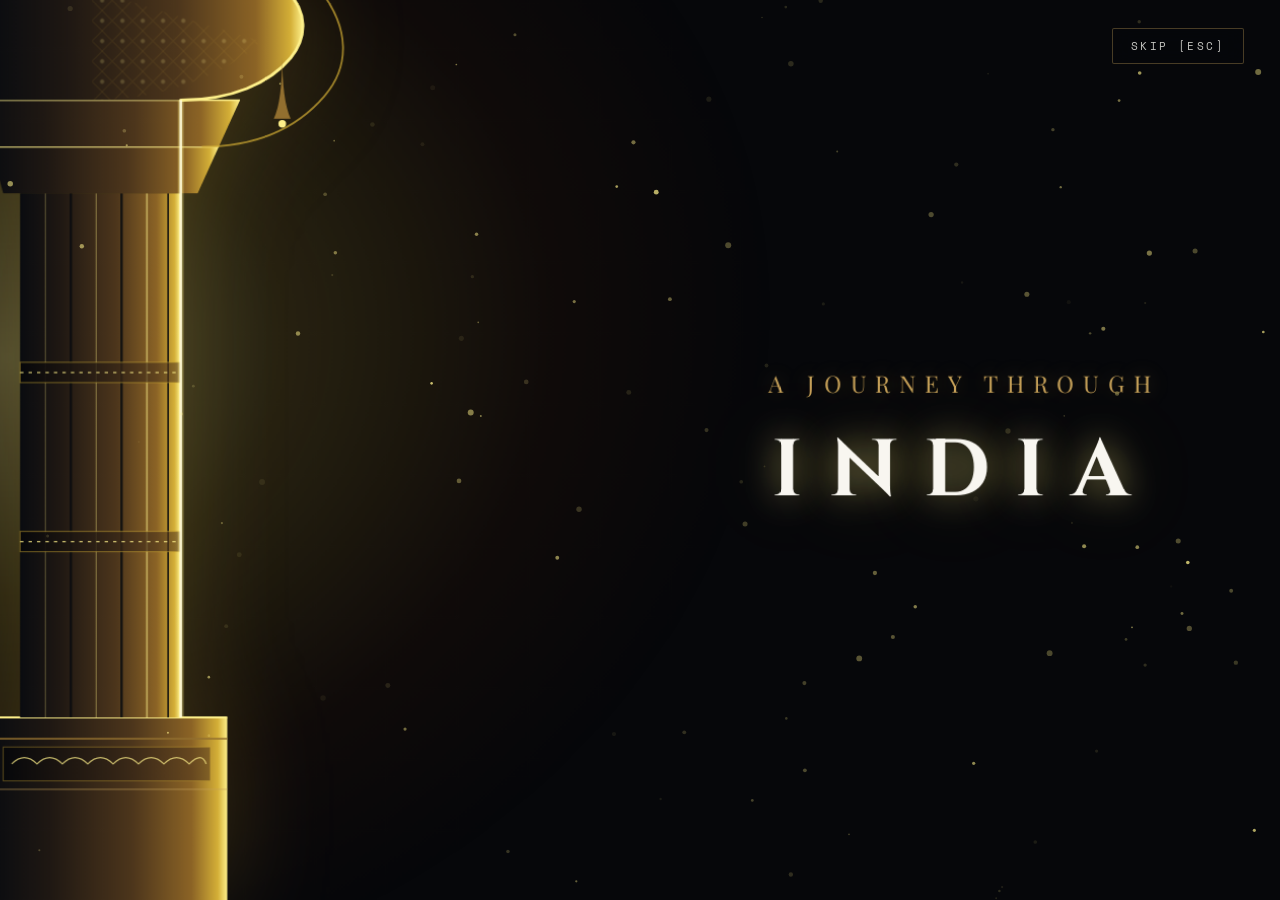
<file: render-intro.html>
<!DOCTYPE html>
<html lang="en">
<head>
  <meta charset="UTF-8">
  <meta name="viewport" content="width=device-width, initial-scale=1.0">
  <title>India Unscripted — Curated Visual Heritage Cinematic Sequence</title>
  <link rel="preconnect" href="https://fonts.googleapis.com">
  <link rel="preconnect" href="https://fonts.gstatic.com" crossorigin>
  <link href="https://fonts.googleapis.com/css2?family=Cinzel:wght@400;600;700;900&family=Playfair+Display:ital,wght@0,400;0,600;1,400&family=Space+Mono:wght@400;700&display=swap" rel="stylesheet">
  <style>
    * { margin: 0; padding: 0; box-sizing: border-box; }
    html, body {
      width: 100%;
      height: 100%;
      background: #06070a;
      overflow: hidden;
      font-family: 'Cinzel', serif;
      -webkit-font-smoothing: antialiased;
      -moz-osx-font-smoothing: grayscale;
    }

    #stage {
      position: relative;
      width: 100vw;
      height: 100vh;
      overflow: hidden;
      background: #06070a;
    }

    /* Ambient Dust & Atmospheric Particles */
    #particlesCanvas {
      position: absolute;
      inset: 0;
      width: 100%;
      height: 100%;
      z-index: 10;
      pointer-events: none;
    }

    /* Cinematic Camera Rig (Continuous Dolly & Slow Pan Space) */
    #cameraRig {
      position: absolute;
      inset: 0;
      width: 100%;
      height: 100%;
      transform-origin: center center;
      will-change: transform;
    }

    .scene-layer {
      position: absolute;
      inset: 0;
      width: 100%;
      height: 100%;
      display: flex;
      align-items: center;
      justify-content: center;
      pointer-events: none;
      opacity: 0;
      will-change: opacity, transform;
    }

    /* ==========================================================
       SCENE 1: HERITAGE SANCTUARY ARCHWAY & CARVED RELIEF
       ========================================================== */
    #scene1 {
      justify-content: flex-start;
    }

    .sanctuary-wrapper {
      position: relative;
      width: 100%;
      height: 100%;
      display: flex;
      align-items: center;
    }

    .pillar-svg {
      position: absolute;
      left: 0;
      top: 0;
      height: 100%;
      width: auto;
      max-width: 50vw;
      filter: drop-shadow(0 0 50px rgba(212, 175, 55, 0.2));
    }

    /* High-contrast Volumetric Chiaroscuro Sunbeam Rake */
    .sunbeam-cone {
      position: absolute;
      left: -10vw;
      top: -15vh;
      width: 90vw;
      height: 130vh;
      background: radial-gradient(ellipse 85% 70% at 15% 35%, 
                  rgba(254, 240, 138, 0.28) 0%, 
                  rgba(212, 175, 55, 0.16) 28%, 
                  rgba(180, 83, 9, 0.06) 55%, 
                  transparent 78%);
      mix-blend-mode: screen;
      pointer-events: none;
      transform: rotate(-12deg);
    }

    .scene1-text {
      position: absolute;
      right: 10vw;
      top: 50%;
      transform: translateY(-50%);
      text-align: center;
      max-width: 46vw;
    }

    .scene1-eyebrow {
      font-family: 'Playfair Display', serif;
      font-size: clamp(14px, 1.8vw, 24px);
      letter-spacing: 0.38em;
      color: #c5a059;
      text-transform: uppercase;
      margin-bottom: 18px;
      text-shadow: 0 0 20px rgba(197, 160, 89, 0.4);
    }

    .scene1-title {
      font-family: 'Cinzel', serif;
      font-size: clamp(40px, 6.2vw, 90px);
      font-weight: 700;
      letter-spacing: 0.32em;
      color: #f8f6f0;
      text-shadow: 0 0 35px rgba(254, 240, 138, 0.55), 0 0 80px rgba(212, 175, 55, 0.3);
    }

    /* ==========================================================
       SCENE 2: CELESTIAL ASTROLABE COMPASS
       ========================================================== */
    .compass-container {
      position: relative;
      width: min(520px, 52vh);
      height: min(520px, 52vh);
      display: flex;
      align-items: center;
      justify-content: center;
    }

    .compass-ambient-glow {
      position: absolute;
      width: 145%;
      height: 145%;
      border-radius: 50%;
      background: radial-gradient(circle, rgba(212, 175, 55, 0.35) 0%, rgba(180, 83, 9, 0.14) 45%, transparent 72%);
      filter: blur(25px);
    }

    .astrolabe-svg {
      width: 100%;
      height: 100%;
      filter: drop-shadow(0 0 28px rgba(212, 175, 55, 0.5));
    }

    /* ==========================================================
       SCENE 3: AUTHENTIC SURVEY OF INDIA SUBCONTINENT & ROUTE
       ========================================================== */
    .subcontinent-wrapper {
      position: relative;
      width: min(740px, 84vh);
      height: min(830px, 94vh);
      display: flex;
      align-items: center;
      justify-content: center;
    }

    .subcontinent-glow-aura {
      position: absolute;
      width: 125%;
      height: 125%;
      border-radius: 50%;
      background: radial-gradient(circle, rgba(212, 175, 55, 0.16) 0%, rgba(146, 111, 47, 0.06) 50%, transparent 75%);
      filter: blur(35px);
    }

    .authentic-map-svg {
      width: 100%;
      height: 100%;
      filter: drop-shadow(0 0 18px rgba(197, 160, 89, 0.35));
    }

    /* ==========================================================
       SCENE 4: BRAND IDENTITY LOCKUP
       ========================================================== */
    .brand-lockup-wrapper {
      display: flex;
      flex-direction: column;
      align-items: center;
      justify-content: center;
      text-align: center;
    }

    .brand-compass-icon {
      width: min(96px, 11vw);
      height: min(96px, 11vw);
      margin-bottom: 24px;
      filter: drop-shadow(0 0 20px rgba(212, 175, 55, 0.55));
    }

    .brand-name-india {
      font-size: clamp(34px, 4.6vw, 70px);
      font-weight: 700;
      letter-spacing: 0.34em;
      color: #f8f6f0;
      text-shadow: 0 0 25px rgba(254, 240, 138, 0.4);
      margin-bottom: 4px;
    }

    .brand-name-unscripted {
      font-size: clamp(36px, 5.0vw, 78px);
      font-weight: 700;
      letter-spacing: 0.36em;
      background: linear-gradient(135deg, #dfba73 0%, #fff8c5 35%, #d4af37 60%, #8a5e18 100%);
      -webkit-background-clip: text;
      -webkit-text-fill-color: transparent;
      filter: drop-shadow(0 0 26px rgba(212, 175, 55, 0.6));
      margin-bottom: 22px;
      position: relative;
    }

    .brand-tagline {
      font-family: 'Space Mono', monospace;
      font-size: clamp(10px, 1.0vw, 15px);
      letter-spacing: 0.42em;
      color: rgba(197, 160, 89, 0.95);
      text-transform: uppercase;
      text-shadow: 0 0 12px rgba(197, 160, 89, 0.35);
    }

    /* ==========================================================
       SCENE 5: DAWN MOUNTAIN RIDGES & PROMISE
       ========================================================== */
    .dawn-wrapper {
      position: absolute;
      inset: 0;
      width: 100%;
      height: 100%;
      display: flex;
      flex-direction: column;
      align-items: center;
      justify-content: flex-end;
    }

    .dawn-sky-grad {
      position: absolute;
      inset: 0;
      width: 100%;
      height: 100%;
      background: linear-gradient(180deg, 
                  #06070a 0%, 
                  #12101e 30%, 
                  #2e150d 58%, 
                  #6d320d 76%, 
                  #b45309 88%, 
                  #d4af37 96%, 
                  #fef08a 100%);
      opacity: 0.96;
    }

    .mountains-svg {
      position: absolute;
      bottom: 0;
      left: 0;
      width: 100%;
      height: 50vh;
      pointer-events: none;
    }

    .promise-text-container {
      position: absolute;
      top: 38%;
      transform: translateY(-50%);
      text-align: center;
      z-index: 20;
    }

    .promise-text {
      font-size: clamp(22px, 3.2vw, 48px);
      font-weight: 600;
      letter-spacing: 0.38em;
      color: #f8f6f0;
      text-shadow: 0 0 30px rgba(254, 240, 138, 0.65), 0 0 60px rgba(212, 175, 55, 0.35);
      margin-bottom: 22px;
    }

    .promise-rule-container {
      position: relative;
      width: min(240px, 32vw);
      height: 2px;
      margin: 0 auto;
      background: rgba(212, 175, 55, 0.45);
      box-shadow: 0 0 12px rgba(212, 175, 55, 0.65);
    }

    .promise-star {
      position: absolute;
      top: 50%;
      left: 50%;
      width: 8px;
      height: 8px;
      background: #fff;
      border-radius: 50%;
      transform: translate(-50%, -50%);
      box-shadow: 0 0 14px #fff, 0 0 28px #fef08a;
    }

    /* Discreet Luxury Skip button */
    .intro-skip-btn {
      position: absolute;
      top: 28px;
      right: 36px;
      z-index: 999;
      background: rgba(6, 7, 10, 0.6);
      border: 1px solid rgba(197, 160, 89, 0.35);
      color: rgba(248, 246, 240, 0.8);
      font-family: 'Space Mono', monospace;
      font-size: 0.68rem;
      letter-spacing: 0.22em;
      padding: 9px 18px;
      border-radius: 2px;
      cursor: pointer;
      text-transform: uppercase;
      backdrop-filter: blur(10px);
      transition: all 0.25s ease;
    }
  </style>
</head>
<body>
  <div id="stage">
    <!-- Atmospheric Floating Dust Motes -->
    <canvas id="particlesCanvas"></canvas>

    <!-- Global Cinematic Camera Rig -->
    <div id="cameraRig">

      <!-- ================= SCENE 1: HERITAGE SANCTUARY ARCH ================= -->
      <div class="scene-layer" id="scene1">
        <div class="sanctuary-wrapper">
          <div class="sunbeam-cone"></div>
          
          <!-- Intricately Carved Rajput / Mughal Heritage Pillar & Multi-Cusped Arch -->
          <svg class="pillar-svg" viewBox="0 0 560 1080" fill="none" xmlns="http://www.w3.org/2000/svg">
            <defs>
              <linearGradient id="sandstonePillarGrad" x1="0%" y1="0%" x2="100%" y2="0%">
                <stop offset="0%" stop-color="#0a0c10" />
                <stop offset="25%" stop-color="#1f1813" />
                <stop offset="60%" stop-color="#4d361c" />
                <stop offset="85%" stop-color="#8c6426" />
                <stop offset="96%" stop-color="#d4af37" />
                <stop offset="100%" stop-color="#fef08a" />
              </linearGradient>

              <linearGradient id="sandstoneCarvingShade" x1="0%" y1="0%" x2="100%" y2="0%">
                <stop offset="0%" stop-color="#06070a" stop-opacity="0.95" />
                <stop offset="50%" stop-color="#2a1e14" stop-opacity="0.8" />
                <stop offset="100%" stop-color="#5a3d1e" stop-opacity="0.6" />
              </linearGradient>

              <pattern id="jaliLattice" width="24" height="24" patternUnits="userSpaceOnUse">
                <path d="M 12 0 L 24 12 L 12 24 L 0 12 Z" fill="none" stroke="rgba(212, 175, 55, 0.25)" stroke-width="1" />
                <circle cx="12" cy="12" r="2.5" fill="rgba(254, 240, 138, 0.3)" />
              </pattern>
            </defs>

            <!-- 1. Multi-tiered Carved Plinth (Pitha) -->
            <rect x="0" y="860" width="280" height="220" fill="url(#sandstonePillarGrad)" />
            <!-- Plinth Moulding Steps & Relief Lines -->
            <line x1="0" y1="860" x2="280" y2="860" stroke="#fef08a" stroke-width="2.5" />
            <line x1="0" y1="885" x2="280" y2="885" stroke="#926f2f" stroke-width="1.8" />
            <rect x="15" y="895" width="245" height="40" fill="url(#sandstoneCarvingShade)" stroke="rgba(212, 175, 55, 0.4)" stroke-width="1.2" />
            <!-- Lotus Frieze along Plinth Panel -->
            <path d="M 25,915 Q 40,900 55,915 Q 70,900 85,915 Q 100,900 115,915 Q 130,900 145,915 Q 160,900 175,915 Q 190,900 205,915 Q 220,900 235,915 Q 250,900 255,915" 
                  fill="none" stroke="rgba(254, 240, 138, 0.7)" stroke-width="1.5" />
            <line x1="0" y1="945" x2="280" y2="945" stroke="rgba(197, 160, 89, 0.5)" stroke-width="1.5" />

            <!-- 2. Main Fluted Shaft with Alternating Relief Grooves -->
            <rect x="35" y="240" width="190" height="620" fill="url(#sandstonePillarGrad)" />
            <!-- Fluted Shaft Grooves with 3D Depth Shading -->
            <line x1="65" y1="240" x2="65" y2="860" stroke="rgba(254, 240, 138, 0.25)" stroke-width="1.5" />
            <line x1="95" y1="240" x2="95" y2="860" stroke="rgba(10, 12, 16, 0.85)" stroke-width="2.8" />
            <line x1="125" y1="240" x2="125" y2="860" stroke="rgba(254, 240, 138, 0.35)" stroke-width="1.5" />
            <line x1="155" y1="240" x2="155" y2="860" stroke="rgba(10, 12, 16, 0.85)" stroke-width="2.8" />
            <line x1="185" y1="240" x2="185" y2="860" stroke="rgba(254, 240, 138, 0.55)" stroke-width="2" />
            <line x1="210" y1="240" x2="210" y2="860" stroke="rgba(10, 12, 16, 0.9)" stroke-width="2" />

            <!-- Horizontal Ornamental Mala / Garland Carved Bands -->
            <rect x="35" y="440" width="190" height="24" fill="url(#sandstoneCarvingShade)" stroke="rgba(212, 175, 55, 0.5)" stroke-width="1.2" />
            <line x1="35" y1="452" x2="225" y2="452" stroke="#fef08a" stroke-width="1.2" stroke-dasharray="4 6" />
            <rect x="35" y="640" width="190" height="24" fill="url(#sandstoneCarvingShade)" stroke="rgba(212, 175, 55, 0.5)" stroke-width="1.2" />
            <line x1="35" y1="652" x2="225" y2="652" stroke="#fef08a" stroke-width="1.2" stroke-dasharray="4 6" />

            <!-- 3. Rajasthani Corbelled Bracket Capital & Padma-Kosa (Lotus Rosette) -->
            <polygon points="15,240 245,240 270,185 0,185" fill="url(#sandstonePillarGrad)" />
            <line x1="0" y1="185" x2="270" y2="185" stroke="#fef08a" stroke-width="2.5" />
            <!-- Upper Bracket Tier -->
            <polygon points="0,185 270,185 295,130 -15,130" fill="url(#sandstonePillarGrad)" />
            <line x1="-15" y1="130" x2="295" y2="130" stroke="#fef08a" stroke-width="2" />

            <!-- 4. Multi-Cusped Scalloped Mughal/Rajput Arch Spandrel with Jali Inlay -->
            <path d="M 225,130 
                     C 285,130 330,110 355,80 
                     C 375,55 375,25 350,0 
                     L 0,0 L 0,130 Z" fill="url(#sandstonePillarGrad)" />

            <!-- Jali Lattice Accent in Arch Tympanum -->
            <path d="M 120,130 C 200,130 280,100 320,60 L 120,0 Z" fill="url(#jaliLattice)" opacity="0.65" />

            <!-- Multi-Cusped Scalloped Arch Curves -->
            <path d="M 225,130 
                     C 285,130 330,110 355,80 
                     C 375,55 375,25 350,0" stroke="#fef08a" stroke-width="3.5" stroke-linecap="round" />

            <!-- Secondary Inner Arch Contour -->
            <path d="M 250,185 
                     C 320,185 365,160 395,125 
                     C 425,90 425,45 390,0" stroke="rgba(212, 175, 55, 0.7)" stroke-width="2.2" fill="none" />

            <!-- Hanging Temple Bell (Ghanta) Silhouette -->
            <path d="M 345,78 Q 345,130 335,152 L 355,152 Q 345,130 345,78 Z" fill="#926f2f" />
            <circle cx="345" cy="158" r="4.5" fill="#fef08a" />

            <!-- Brilliant Morning Specular Rim Light on Leading Pillar Edge -->
            <line x1="225" y1="130" x2="225" y2="860" stroke="#ffffff" stroke-width="3" opacity="0.95" />
            <line x1="225" y1="130" x2="225" y2="860" stroke="#fef08a" stroke-width="7" opacity="0.35" />
          </svg>

          <!-- Scene 1 Typography: Refined widely-spaced serif -->
          <div class="scene1-text">
            <div class="scene1-eyebrow">A Journey Through</div>
            <div class="scene1-title">INDIA</div>
          </div>
        </div>
      </div>

      <!-- ================= SCENE 2: CELESTIAL ASTROLABE COMPASS ================= -->
      <div class="scene-layer" id="scene2">
        <div class="compass-container">
          <div class="compass-ambient-glow"></div>
          
          <svg class="astrolabe-svg" id="astrolabeSvg" viewBox="0 0 500 500" fill="none" xmlns="http://www.w3.org/2000/svg">
            <defs>
              <linearGradient id="goldLightFacet" x1="0%" y1="0%" x2="100%" y2="100%">
                <stop offset="0%" stop-color="#ffffff" />
                <stop offset="35%" stop-color="#fef08a" />
                <stop offset="85%" stop-color="#d4af37" />
                <stop offset="100%" stop-color="#926f2f" />
              </linearGradient>

              <linearGradient id="goldDarkFacet" x1="0%" y1="0%" x2="100%" y2="100%">
                <stop offset="0%" stop-color="#c5a059" />
                <stop offset="55%" stop-color="#78350f" />
                <stop offset="100%" stop-color="#3b1d06" />
              </linearGradient>

              <radialGradient id="jewelFlare" cx="50%" cy="50%" r="50%">
                <stop offset="0%" stop-color="#ffffff" />
                <stop offset="35%" stop-color="#fef08a" />
                <stop offset="75%" stop-color="#d4af37" />
                <stop offset="100%" stop-color="#78350f" />
              </radialGradient>
            </defs>

            <!-- Outer Celestial Degree Ring -->
            <circle cx="250" cy="250" r="236" stroke="rgba(212, 175, 55, 0.85)" stroke-width="2.2" />
            <circle cx="250" cy="250" r="222" stroke="rgba(254, 240, 138, 0.5)" stroke-width="1.2" stroke-dasharray="3 5" />
            <circle cx="250" cy="250" r="202" stroke="rgba(197, 160, 89, 0.7)" stroke-width="1.5" />

            <!-- Degree Coordinate Ticks (72 intervals generated by JS) -->
            <g id="astrolabeTicks" stroke="rgba(212, 175, 55, 0.75)"></g>

            <!-- Inner Celestial Orbital Ring -->
            <circle cx="250" cy="250" r="176" stroke="rgba(212, 175, 55, 0.35)" stroke-width="1" stroke-dasharray="2 4" />

            <!-- Sacred Lotus Petal Rosette Mandala (Padma Geometry) -->
            <g stroke="rgba(212, 175, 55, 0.45)" stroke-width="1.2" fill="none">
              <!-- Cardinal Sacred Lotus Curves -->
              <path d="M 250,55 C 290,140 290,360 250,445 C 210,360 210,140 250,55 Z" />
              <path d="M 55,250 C 140,290 360,290 445,250 C 360,210 140,210 55,250 Z" />
              <!-- Diagonal Lotus Curves -->
              <g transform="rotate(45 250 250)">
                <path d="M 250,75 C 285,150 285,350 250,425 C 215,350 215,150 250,75 Z" stroke="rgba(212, 175, 55, 0.3)" />
                <path d="M 75,250 C 150,285 350,285 425,250 C 350,215 150,215 75,250 Z" stroke="rgba(212, 175, 55, 0.3)" />
              </g>
            </g>

            <!-- 8-Pointed Chiseled 3D Star Needles with Dual-tone Facets -->
            <!-- North Needle -->
            <polygon points="250,42 250,225 234,208" fill="url(#goldDarkFacet)" />
            <polygon points="250,42 250,225 266,208" fill="url(#goldLightFacet)" />
            <!-- South Needle -->
            <polygon points="250,458 250,275 234,292" fill="url(#goldLightFacet)" />
            <polygon points="250,458 250,275 266,292" fill="url(#goldDarkFacet)" />
            <!-- East Needle -->
            <polygon points="458,250 275,250 292,234" fill="url(#goldDarkFacet)" />
            <polygon points="458,250 275,250 292,266" fill="url(#goldLightFacet)" />
            <!-- West Needle -->
            <polygon points="42,250 225,250 208,234" fill="url(#goldLightFacet)" />
            <polygon points="42,250 225,250 208,266" fill="url(#goldDarkFacet)" />

            <!-- Diagonal Needles (NE, NW, SE, SW) -->
            <g transform="rotate(45 250 250)">
              <polygon points="250,82 250,225 237,214" fill="url(#goldDarkFacet)" />
              <polygon points="250,82 250,225 263,214" fill="url(#goldLightFacet)" />
              <polygon points="250,418 250,275 237,286" fill="url(#goldLightFacet)" />
              <polygon points="250,418 250,275 263,286" fill="url(#goldDarkFacet)" />
              <polygon points="418,250 275,250 286,237" fill="url(#goldDarkFacet)" />
              <polygon points="418,250 275,250 286,263" fill="url(#goldLightFacet)" />
              <polygon points="82,250 225,250 214,237" fill="url(#goldLightFacet)" />
              <polygon points="82,250 225,250 214,263" fill="url(#goldDarkFacet)" />
            </g>

            <!-- Center Sanctuary Core Cabochon Jewel -->
            <circle cx="250" cy="250" r="40" fill="#08090c" stroke="#d4af37" stroke-width="2.5" />
            <circle cx="250" cy="250" r="32" stroke="rgba(254, 240, 138, 0.4)" stroke-width="1" />
            <circle cx="250" cy="250" r="25" fill="url(#jewelFlare)" />
            <circle cx="247" cy="247" r="7" fill="#ffffff" opacity="0.95" />
          </svg>
        </div>
      </div>

      <!-- ================= SCENE 3: AUTHENTIC SURVEY OF INDIA SUBCONTINENT ================= -->
      <div class="scene-layer" id="scene3">
        <div class="subcontinent-wrapper">
          <div class="subcontinent-glow-aura"></div>
          
          <!-- Master Survey of India SVG Chassis (viewBox 0 0 800 900) -->
          <svg class="authentic-map-svg" id="authenticMapSvg" viewBox="0 0 800 900" xmlns="http://www.w3.org/2000/svg">
            <defs>
              <linearGradient id="mapGoldFill" x1="0%" y1="0%" x2="100%" y2="100%">
                <stop offset="0%" stop-color="#141724" stop-opacity="0.95" />
                <stop offset="50%" stop-color="#1b2030" stop-opacity="0.9" />
                <stop offset="100%" stop-color="#0f1118" stop-opacity="0.98" />
              </linearGradient>

              <filter id="routeGlow" x="-20%" y="-20%" width="140%" height="140%">
                <feGaussianBlur stdDeviation="5" result="blur" />
                <feComposite in="SourceGraphic" in2="blur" operator="over" />
              </filter>
            </defs>

            <!-- Internal Surveyor Graticule Grid Lines -->
            <g stroke="rgba(212, 175, 55, 0.08)" stroke-width="0.8" stroke-dasharray="3 5">
              <line x1="60" y1="125" x2="740" y2="125" />
              <line x1="60" y1="278" x2="740" y2="278" />
              <line x1="60" y1="450" x2="740" y2="450" />
              <line x1="60" y1="650" x2="740" y2="650" />
              <line x1="60" y1="813" x2="740" y2="813" />
              <line x1="111" y1="60" x2="111" y2="860" />
              <line x1="266" y1="60" x2="266" y2="860" />
              <line x1="406" y1="60" x2="406" y2="860" />
              <line x1="619" y1="60" x2="619" y2="860" />
            </g>

            <!-- Authentic 753 District Paths Container -->
            <g id="mapDistrictsGroup" fill="url(#mapGoldFill)" stroke="rgba(212, 175, 55, 0.35)" stroke-width="0.75">
              <!-- Dynamically populated from assets/intro/india_authentic_paths.json -->
            </g>

            <!-- Luminous Molten-Gold Flowing Bezier Spline Route -->
            <!-- Outer Amber Glow Spline -->
            <path id="moltenRouteGlow" 
                  d="M 274,125 C 272,185 268,225 266,278 C 285,315 345,340 406,372 C 345,460 265,545 246,650 C 236,705 240,760 243,813" 
                  fill="none" 
                  stroke="#f59e0b" 
                  stroke-width="5" 
                  stroke-linecap="round" 
                  stroke-linejoin="round"
                  filter="url(#routeGlow)" />

            <!-- Core Liquid Gold Spline -->
            <path id="moltenRouteLine" 
                  d="M 274,125 C 272,185 268,225 266,278 C 285,315 345,340 406,372 C 345,460 265,545 246,650 C 236,705 240,760 243,813" 
                  fill="none" 
                  stroke="#fef08a" 
                  stroke-width="2.5" 
                  stroke-linecap="round" 
                  stroke-linejoin="round" />

            <!-- Luminous Waypoint Beacons with High-Legibility Badge Cards -->
            <g id="waypointBeacons">
              <!-- Ladakh (274, 125) -->
              <g class="wp-group" data-idx="0" transform="translate(274, 125)">
                <circle class="wp-pulse" r="16" fill="none" stroke="rgba(254, 240, 138, 0.7)" stroke-width="1.2" />
                <circle class="wp-core" r="4.5" fill="#fef08a" />
                <rect x="12" y="-10" width="60" height="20" rx="3" fill="rgba(8, 9, 12, 0.85)" stroke="rgba(212, 175, 55, 0.4)" stroke-width="0.8" />
                <text x="18" y="4" fill="#f8f6f0" font-family="'Space Mono', monospace" font-size="9" font-weight="700" letter-spacing="0.1em">LADAKH</text>
              </g>
              <!-- Delhi (266, 278) -->
              <g class="wp-group" data-idx="1" transform="translate(266, 278)">
                <circle class="wp-pulse" r="16" fill="none" stroke="rgba(254, 240, 138, 0.7)" stroke-width="1.2" />
                <circle class="wp-core" r="4.5" fill="#fef08a" />
                <rect x="12" y="-10" width="52" height="20" rx="3" fill="rgba(8, 9, 12, 0.85)" stroke="rgba(212, 175, 55, 0.4)" stroke-width="0.8" />
                <text x="18" y="4" fill="#f8f6f0" font-family="'Space Mono', monospace" font-size="9" font-weight="700" letter-spacing="0.1em">DELHI</text>
              </g>
              <!-- Varanasi (406, 372) -->
              <g class="wp-group" data-idx="2" transform="translate(406, 372)">
                <circle class="wp-pulse" r="16" fill="none" stroke="rgba(254, 240, 138, 0.7)" stroke-width="1.2" />
                <circle class="wp-core" r="4.5" fill="#fef08a" />
                <rect x="12" y="-10" width="68" height="20" rx="3" fill="rgba(8, 9, 12, 0.85)" stroke="rgba(212, 175, 55, 0.4)" stroke-width="0.8" />
                <text x="18" y="4" fill="#f8f6f0" font-family="'Space Mono', monospace" font-size="9" font-weight="700" letter-spacing="0.1em">VARANASI</text>
              </g>
              <!-- Hampi (246, 650) -->
              <g class="wp-group" data-idx="3" transform="translate(246, 650)">
                <circle class="wp-pulse" r="16" fill="none" stroke="rgba(254, 240, 138, 0.7)" stroke-width="1.2" />
                <circle class="wp-core" r="4.5" fill="#fef08a" />
                <rect x="12" y="-10" width="52" height="20" rx="3" fill="rgba(8, 9, 12, 0.85)" stroke="rgba(212, 175, 55, 0.4)" stroke-width="0.8" />
                <text x="18" y="4" fill="#f8f6f0" font-family="'Space Mono', monospace" font-size="9" font-weight="700" letter-spacing="0.1em">HAMPI</text>
              </g>
              <!-- Kerala (243, 813) -->
              <g class="wp-group" data-idx="4" transform="translate(243, 813)">
                <circle class="wp-pulse" r="16" fill="none" stroke="rgba(254, 240, 138, 0.7)" stroke-width="1.2" />
                <circle class="wp-core" r="4.5" fill="#fef08a" />
                <rect x="12" y="-10" width="58" height="20" rx="3" fill="rgba(8, 9, 12, 0.85)" stroke="rgba(212, 175, 55, 0.4)" stroke-width="0.8" />
                <text x="18" y="4" fill="#f8f6f0" font-family="'Space Mono', monospace" font-size="9" font-weight="700" letter-spacing="0.1em">KERALA</text>
              </g>
            </g>
          </svg>
        </div>
      </div>

      <!-- ================= SCENE 4: BRAND IDENTITY ================= -->
      <div class="scene-layer" id="scene4">
        <div class="brand-lockup-wrapper">
          <svg class="brand-compass-icon" viewBox="0 0 500 500" fill="none">
            <circle cx="250" cy="250" r="222" stroke="rgba(212, 175, 55, 0.75)" stroke-width="2.5" />
            <polygon points="250,50 250,225 234,208" fill="#926f2f" />
            <polygon points="250,50 250,225 266,208" fill="#fef08a" />
            <polygon points="250,450 250,275 234,292" fill="#fef08a" />
            <polygon points="250,450 250,275 266,292" fill="#926f2f" />
            <polygon points="450,250 275,250 292,234" fill="#926f2f" />
            <polygon points="450,250 275,250 292,266" fill="#fef08a" />
            <polygon points="50,250 225,250 208,234" fill="#fef08a" />
            <polygon points="50,250 225,250 208,266" fill="#926f2f" />
            <circle cx="250" cy="250" r="26" fill="#08090c" stroke="#d4af37" stroke-width="2.2" />
            <circle cx="250" cy="250" r="10" fill="#fef08a" />
          </svg>
          <div class="brand-name-india">INDIA</div>
          <div class="brand-name-unscripted">UNSCRIPTED</div>
          <div class="brand-tagline">· &nbsp;BESPOKE EXPEDITIONS&nbsp; ·</div>
        </div>
      </div>

      <!-- ================= SCENE 5: DAWN MOUNTAINS & PROMISE ================= -->
      <div class="scene-layer" id="scene5">
        <div class="dawn-wrapper">
          <div class="dawn-sky-grad"></div>
          
          <!-- Layered Himalayan & Ghats Dawn Silhouette Vector -->
          <svg class="mountains-svg" viewBox="0 0 1920 600" preserveAspectRatio="none" fill="none" xmlns="http://www.w3.org/2000/svg">
            <!-- Distant Jagged Himalayan Peaks -->
            <path d="M 0,600 L 0,360 L 160,290 L 340,380 L 560,240 L 740,330 L 960,195 L 1160,310 L 1400,225 L 1620,350 L 1920,270 L 1920,600 Z" 
                  fill="#141120" opacity="0.88" />
            
            <!-- Midground Western Ghats Forested Crests -->
            <path d="M 0,600 L 0,430 Q 220,350 460,400 Q 700,450 940,370 Q 1180,305 1420,410 Q 1660,470 1920,395 L 1920,600 Z" 
                  fill="#1b1216" opacity="0.92" />

            <!-- Foreground Base Foothills -->
            <path d="M 0,600 L 0,505 Q 360,465 740,515 Q 1120,555 1500,485 Q 1710,455 1920,525 L 1920,600 Z" 
                  fill="#06070a" />
          </svg>

          <!-- Promise Typography -->
          <div class="promise-text-container">
            <div class="promise-text">BEYOND THE ORDINARY</div>
            <div class="promise-rule-container">
              <div class="promise-star" id="promiseStar"></div>
            </div>
          </div>
        </div>
      </div>

    </div>

    <!-- Skip Button -->
    <button class="intro-skip-btn" id="skipBtn" title="Skip Intro">Skip [Esc]</button>
  </div>

  <script>
    // Flag for headless video renderer
    window.mapReady = false;

    // Load Authentic Survey of India Boundaries
    fetch('assets/intro/india_authentic_paths.json')
      .then(res => res.json())
      .then(paths => {
        const group = document.getElementById('mapDistrictsGroup');
        if (group && paths) {
          let fragment = '';
          for (let i = 0; i < paths.length; i++) {
            fragment += `<path d="${paths[i]}" />`;
          }
          group.innerHTML = fragment;
          window.mapReady = true;
        }
      })
      .catch(e => {
        console.warn('Could not load district paths:', e);
        window.mapReady = true;
      });

    // Generate Astrolabe Degree Ticks (72 ticks)
    const ticksGroup = document.getElementById('astrolabeTicks');
    if (ticksGroup) {
      let ticks = '';
      for (let i = 0; i < 72; i++) {
        const deg = i * 5;
        const isCardinal = deg % 90 === 0;
        const isMajor = deg % 45 === 0;
        const r1 = isCardinal ? 204 : (isMajor ? 212 : 222);
        const r2 = 236;
        const rad = (deg * Math.PI) / 180;
        const x1 = 250 + Math.cos(rad) * r1;
        const y1 = 250 + Math.sin(rad) * r1;
        const x2 = 250 + Math.cos(rad) * r2;
        const y2 = 250 + Math.sin(rad) * r2;
        const sw = isCardinal ? 2.4 : (isMajor ? 1.5 : 0.9);
        ticks += `<line x1="${x1.toFixed(1)}" y1="${y1.toFixed(1)}" x2="${x2.toFixed(1)}" y2="${y2.toFixed(1)}" stroke-width="${sw}" />`;
      }
      ticksGroup.innerHTML = ticks;
    }

    // Atmospheric Floating Dust Particles
    const pCanvas = document.getElementById('particlesCanvas');
    const pCtx = pCanvas.getContext('2d');
    let pW, pH;

    function resizeParticles() {
      pW = pCanvas.width = window.innerWidth;
      pH = pCanvas.height = window.innerHeight;
    }
    window.addEventListener('resize', resizeParticles);
    resizeParticles();

    const particles = [];
    for (let i = 0; i < 120; i++) {
      particles.push({
        x: Math.random() * window.innerWidth,
        y: Math.random() * window.innerHeight,
        vy: -0.3 - Math.random() * 0.5,
        vx: (Math.random() - 0.5) * 0.3,
        size: 0.8 + Math.random() * 2.2,
        baseAlpha: 0.2 + Math.random() * 0.6,
        pulseSpeed: 1.5 + Math.random() * 2,
        phase: Math.random() * Math.PI * 2
      });
    }

    // Measure Route Line Length for smooth drawing
    const routeLine = document.getElementById('moltenRouteLine');
    const routeGlow = document.getElementById('moltenRouteGlow');
    let routeTotalLen = 1200;
    if (routeLine) {
      routeTotalLen = routeLine.getTotalLength() || 1200;
      routeLine.style.strokeDasharray = routeTotalLen;
      routeLine.style.strokeDashoffset = routeTotalLen;
      if (routeGlow) {
        routeGlow.style.strokeDasharray = routeTotalLen;
        routeGlow.style.strokeDashoffset = routeTotalLen;
      }
    }

    // Scene Elements
    const s1 = document.getElementById('scene1');
    const s2 = document.getElementById('scene2');
    const s3 = document.getElementById('scene3');
    const s4 = document.getElementById('scene4');
    const s5 = document.getElementById('scene5');
    const cameraRig = document.getElementById('cameraRig');
    const astrolabeSvg = document.getElementById('astrolabeSvg');
    const promiseStar = document.getElementById('promiseStar');
    const wpGroups = document.querySelectorAll('.wp-group');

    function easeInOutCubic(x) {
      return x < 0.5 ? 4 * x * x * x : 1 - Math.pow(-2 * x + 2, 3) / 2;
    }
    function easeOutCubic(x) {
      return 1 - Math.pow(1 - x, 3);
    }
    function clamp(val, min, max) {
      return Math.max(min, Math.min(max, val));
    }

    // MASTER CONTINUOUS TIMELINE CONTROLLER (7.5s total duration)
    const TOTAL_DURATION = 7.5;
    let startTime = null;
    let isManualSeek = false;

    window.seekTime = function(t) {
      isManualSeek = true;
      renderFrameAt(t);
    };

    function renderFrameAt(t) {
      // 1. Dust Particles
      pCtx.clearRect(0, 0, pW, pH);
      particles.forEach(p => {
        const curY = (p.y + p.vy * t * 60) % pH;
        const curX = (p.x + p.vx * t * 60) % pW;
        const py = curY < 0 ? curY + pH : curY;
        const px = curX < 0 ? curX + pW : curX;
        const alpha = p.baseAlpha * (0.6 + 0.4 * Math.sin(t * p.pulseSpeed + p.phase));

        pCtx.fillStyle = `rgba(254, 240, 138, ${alpha})`;
        pCtx.beginPath();
        pCtx.arc(px, py, p.size, 0, Math.PI * 2);
        pCtx.fill();
      });

      // 2. Slow Stately Camera Motion (Continuous dolly forward & subtle elevation shift)
      const zoom = 1.0 + (t / TOTAL_DURATION) * 0.085;
      const panY = Math.sin((t / TOTAL_DURATION) * Math.PI) * -6;
      cameraRig.style.transform = `scale(${zoom.toFixed(4)}) translateY(${panY.toFixed(2)}px)`;

      // 3. SCENE 1: HERITAGE SANCTUARY ARCHWAY (0.0s – 2.1s)
      let op1 = 0;
      if (t < 2.2) {
        if (t < 0.5) op1 = t / 0.5;
        else if (t < 1.6) op1 = 1.0;
        else op1 = clamp((2.1 - t) / 0.5, 0, 1);
        s1.style.transform = `translateX(${((1 - easeOutCubic(clamp(t / 1.5, 0, 1))) * -40).toFixed(1)}px)`;
      }
      s1.style.opacity = op1.toFixed(3);

      // 4. SCENE 2: CELESTIAL ASTROLABE COMPASS (1.5s – 3.7s)
      let op2 = 0;
      if (t >= 1.5 && t < 3.8) {
        if (t < 2.1) op2 = clamp((t - 1.5) / 0.6, 0, 1);
        else if (t < 3.0) op2 = 1.0;
        else op2 = clamp((3.6 - t) / 0.6, 0, 1);

        const rot = (t - 1.5) * 14 - 15;
        if (astrolabeSvg) astrolabeSvg.style.transform = `rotate(${rot.toFixed(2)}deg)`;
      }
      s2.style.opacity = op2.toFixed(3);

      // 5. SCENE 3: AUTHENTIC SURVEY OF INDIA SUBCONTINENT & ROUTE (2.9s – 5.5s)
      let op3 = 0;
      if (t >= 2.9 && t < 5.6) {
        if (t < 3.5) op3 = clamp((t - 2.9) / 0.6, 0, 1);
        else if (t < 4.8) op3 = 1.0;
        else op3 = clamp((5.5 - t) / 0.7, 0, 1);

        // Spline route drawing (3.2s to 4.7s)
        const routeProg = clamp((t - 3.2) / 1.5, 0, 1);
        const offsetVal = ((1 - easeInOutCubic(routeProg)) * routeTotalLen).toFixed(1);
        if (routeLine) routeLine.style.strokeDashoffset = offsetVal;
        if (routeGlow) routeGlow.style.strokeDashoffset = offsetVal;

        // Waypoint beacons reveal progressively
        wpGroups.forEach((wp, idx) => {
          const threshold = idx / 4.2;
          const wpOp = clamp((routeProg - threshold) * 4, 0, 1);
          wp.style.opacity = wpOp.toFixed(2);
        });
      }
      s3.style.opacity = op3.toFixed(3);

      // 6. SCENE 4: BRAND IDENTITY LOCKUP (4.7s – 6.7s)
      let op4 = 0;
      if (t >= 4.7 && t < 6.8) {
        if (t < 5.3) op4 = clamp((t - 4.7) / 0.6, 0, 1);
        else if (t < 6.1) op4 = 1.0;
        else op4 = clamp((6.7 - t) / 0.6, 0, 1);

        const liftY = (1 - easeOutCubic(clamp((t - 4.7) / 0.9, 0, 1))) * 25;
        s4.style.transform = `translateY(${liftY.toFixed(1)}px)`;
      }
      s4.style.opacity = op4.toFixed(3);

      // 7. SCENE 5: DAWN MOUNTAIN RIDGES & PROMISE (5.9s – 7.5s)
      let op5 = 0;
      if (t >= 5.9) {
        if (t < 6.6) op5 = clamp((t - 5.9) / 0.7, 0, 1);
        else if (t < 7.15) op5 = 1.0;
        else op5 = clamp((7.5 - t) / 0.35, 0, 1); // Soft swell and dissolve into live homepage

        const starProg = clamp((t - 6.2) / 1.0, 0, 1);
        if (promiseStar) {
          promiseStar.style.left = `${(starProg * 100).toFixed(1)}%`;
        }
      }
      s5.style.opacity = op5.toFixed(3);
    }

    // Animation Loop for live browser preview
    function animate(now) {
      if (isManualSeek) return;
      if (!startTime) startTime = now;
      const elapsed = (now - startTime) / 1000;

      renderFrameAt(elapsed);

      if (elapsed < TOTAL_DURATION) {
        requestAnimationFrame(animate);
      } else {
        document.body.style.transition = 'opacity 0.8s ease';
        document.body.style.opacity = '0';
      }
    }
    requestAnimationFrame(animate);

    document.getElementById('skipBtn').addEventListener('click', () => {
      document.body.style.transition = 'opacity 0.5s ease';
      document.body.style.opacity = '0';
    });
  </script>
</body>
</html>
</file>
<file: css/unscripted.css>
/* ============================================================
   INDIA UNSCRIPTED — Master Luxury Editorial Design System
   Crafted for visceral, atmospheric, non-AI-slop travel experience
   ============================================================ */

:root {
  --bg-obsidian: #08090c;
  --bg-surface: #0f1116;
  --bg-card: #161920;
  --bg-card-hover: #1e222c;
  --bg-glass: rgba(18, 21, 28, 0.75);
  
  --text-primary: #f8f6f0;
  --text-secondary: #c2bead;
  --text-muted: #7d796e;
  
  --gold-leaf: #d4af37;
  --gold-glow: rgba(212, 175, 55, 0.25);
  --saffron-ochre: #e07a2c;
  --terracotta: #b93815;
  --emerald-forest: #0d5f47;
  --indigo-night: #172554;
  
  --border-subtle: rgba(255, 255, 255, 0.08);
  --border-gold: rgba(212, 175, 55, 0.3);
  --border-focus: #f59e0b;

  --font-serif: 'Playfair Display', Georgia, serif;
  --font-display: 'Cinzel', serif;
  --font-accent: 'Cormorant Garamond', Georgia, serif;
  --font-sans: 'Plus Jakarta Sans', system-ui, -apple-system, sans-serif;
  --font-mono: 'Space Mono', monospace;

  --radius-sm: 4px;
  --radius-md: 10px;
  --radius-lg: 18px;
  --radius-pill: 9999px;

  --shadow-subtle: 0 4px 20px rgba(0, 0, 0, 0.4);
  --shadow-elevation: 0 16px 40px -10px rgba(0, 0, 0, 0.7);
  --shadow-gold: 0 0 30px rgba(212, 175, 55, 0.18);

  --ease-smooth: cubic-bezier(0.16, 1, 0.3, 1);
  --ease-out: cubic-bezier(0.25, 0.46, 0.45, 0.94);
}

*, *::before, *::after {
  box-sizing: border-box;
  margin: 0;
  padding: 0;
}

html {
  font-size: 16px;
  scroll-behavior: smooth;
  background-color: var(--bg-obsidian);
  color: var(--text-primary);
  font-family: var(--font-sans);
  -webkit-font-smoothing: antialiased;
  -moz-osx-font-smoothing: grayscale;
}

body {
  min-height: 100vh;
  overflow-x: hidden;
  position: relative;
  line-height: 1.6;
}

/* Subtle background noise texture simulation */
body::before {
  content: "";
  position: fixed;
  inset: 0;
  background: radial-gradient(circle at 15% 15%, rgba(224, 122, 44, 0.05) 0%, transparent 45%),
              radial-gradient(circle at 85% 80%, rgba(13, 95, 71, 0.04) 0%, transparent 50%),
              radial-gradient(circle at 50% 50%, rgba(212, 175, 55, 0.03) 0%, transparent 60%);
  pointer-events: none;
  z-index: 0;
}

section[id] {
  scroll-margin-top: 90px;
}

/* Scroll Progress indicator */
.scroll-progress-line {
  position: fixed;
  top: 0;
  left: 0;
  height: 3px;
  background: linear-gradient(90deg, var(--saffron-ochre), var(--gold-leaf), var(--emerald-forest));
  width: 0%;
  z-index: 1000;
  transition: width 0.08s ease-out;
}

/* Typography styles */
h1, h2, h3, h4, .serif {
  font-family: var(--font-serif);
  font-weight: 700;
  color: var(--text-primary);
  letter-spacing: -0.02em;
}

.display-title {
  font-family: var(--font-display);
  letter-spacing: 0.08em;
  text-transform: uppercase;
}

.mono {
  font-family: var(--font-mono);
  font-size: 0.85rem;
  letter-spacing: 0.05em;
}

.italic-accent {
  font-family: var(--font-accent);
  font-style: italic;
  font-weight: 400;
  color: var(--gold-leaf);
}

.wrap {
  width: 100%;
  max-width: 1320px;
  margin: 0 auto;
  padding: 0 24px;
  position: relative;
  z-index: 1;
}

/* ============================================================
   TOP BAR: LIVE TELEMETRY & AMBIENT HUD
   ============================================================ */
.telemetry-bar {
  background: rgba(8, 9, 12, 0.95);
  border-bottom: 1px solid var(--border-subtle);
  padding: 6px 0;
  font-family: var(--font-mono);
  font-size: 0.75rem;
  color: var(--text-muted);
  position: sticky;
  top: 0;
  z-index: 110;
  backdrop-filter: blur(12px);
}

.telemetry-content {
  display: flex;
  align-items: center;
  justify-content: space-between;
  flex-wrap: wrap;
  gap: 12px;
}

.telemetry-item {
  display: flex;
  align-items: center;
  gap: 8px;
}

.telemetry-item b {
  color: var(--text-primary);
  font-weight: 400;
}

.pulse-dot {
  width: 7px;
  height: 7px;
  border-radius: 50%;
  background-color: #22c55e;
  box-shadow: 0 0 10px #22c55e;
  animation: pulseGreen 2s infinite ease-in-out;
}

@keyframes pulseGreen {
  0%, 100% { opacity: 1; transform: scale(1); }
  50% { opacity: 0.4; transform: scale(0.85); }
}

.hud-actions {
  display: flex;
  align-items: center;
  gap: 16px;
}

.currency-select {
  background: transparent;
  color: var(--gold-leaf);
  border: 1px solid var(--border-subtle);
  border-radius: var(--radius-sm);
  padding: 2px 6px;
  font-family: var(--font-mono);
  font-size: 0.75rem;
  cursor: pointer;
  outline: none;
}

.currency-select option {
  background: var(--bg-card);
  color: var(--text-primary);
}

.soundscape-btn {
  background: rgba(212, 175, 55, 0.08);
  border: 1px solid var(--border-gold);
  color: var(--gold-leaf);
  border-radius: var(--radius-pill);
  padding: 3px 12px;
  display: flex;
  align-items: center;
  gap: 6px;
  font-family: var(--font-mono);
  font-size: 0.72rem;
  cursor: pointer;
  transition: all 0.25s ease;
}

.soundscape-btn:hover {
  background: rgba(212, 175, 55, 0.2);
  box-shadow: 0 0 12px var(--gold-glow);
}

.soundscape-btn.active {
  background: var(--gold-leaf);
  color: #000;
  font-weight: 700;
}

/* ============================================================
   MAIN HEADER / NAVIGATION
   ============================================================ */
.site-nav-container {
  padding: 18px 0;
  border-bottom: 1px solid rgba(255, 255, 255, 0.05);
  background: rgba(8, 9, 12, 0.6);
  backdrop-filter: blur(20px);
}

.nav-grid {
  display: flex;
  align-items: center;
  justify-content: space-between;
}

.brand-wrapper {
  display: flex;
  align-items: center;
  gap: 14px;
  text-decoration: none;
}

.brand-icon {
  font-size: 1.8rem;
  filter: drop-shadow(0 0 10px rgba(224, 122, 44, 0.5));
}

.brand-title {
  font-family: var(--font-display);
  font-size: 1.25rem;
  letter-spacing: 0.12em;
  color: var(--text-primary);
  font-weight: 700;
  display: flex;
  flex-direction: column;
  line-height: 1.1;
}

.brand-title span.sub {
  font-family: var(--font-mono);
  font-size: 0.65rem;
  letter-spacing: 0.18em;
  color: var(--gold-leaf);
  text-transform: uppercase;
}

.nav-links-menu {
  display: flex;
  align-items: center;
  gap: 32px;
  list-style: none;
}

.nav-link {
  color: var(--text-secondary);
  text-decoration: none;
  font-size: 0.95rem;
  font-weight: 500;
  transition: color 0.2s ease;
  position: relative;
  padding: 4px 0;
}

.nav-link:hover, .nav-link.active {
  color: var(--text-primary);
}

.nav-link::after {
  content: "";
  position: absolute;
  bottom: 0;
  left: 0;
  width: 0%;
  height: 1px;
  background: var(--gold-leaf);
  transition: width 0.3s ease;
}

.nav-link:hover::after, .nav-link.active::after {
  width: 100%;
}

.nav-actions-cluster {
  display: flex;
  align-items: center;
  gap: 20px;
  flex-shrink: 0;
}

.nav-reserve-link {
  color: var(--gold-leaf);
  font-family: var(--font-mono);
  font-size: 0.78rem;
  font-weight: 600;
  letter-spacing: 0.1em;
  text-transform: uppercase;
  text-decoration: none;
  padding: 8px 20px;
  border: 1px solid rgba(212, 175, 55, 0.45);
  background: rgba(212, 175, 55, 0.08);
  border-radius: 999px;
  transition: all 0.25s ease;
  white-space: nowrap;
  flex-shrink: 0;
  display: inline-flex;
  align-items: center;
  justify-content: center;
}

.nav-reserve-link:hover {
  border-color: var(--gold-leaf);
  color: #fff;
  background: rgba(212, 175, 55, 0.2);
  box-shadow: 0 0 16px rgba(212, 175, 55, 0.3);
  transform: translateY(-1px);
}

.nav-cta-btn {
  background: linear-gradient(135deg, var(--gold-leaf), var(--saffron-ochre));
  color: #0b0c10;
  font-weight: 700;
  text-decoration: none;
  padding: 8px 18px 8px 20px;
  border-radius: 999px;
  font-size: 0.82rem;
  letter-spacing: 0.04em;
  display: inline-flex;
  align-items: center;
  gap: 12px;
  box-shadow: 0 4px 18px rgba(212, 175, 55, 0.35);
  transition: all 0.3s var(--ease-smooth);
  white-space: nowrap;
  flex-shrink: 0;
}

.nav-cta-btn:hover {
  transform: translateY(-2px);
  box-shadow: 0 8px 25px rgba(224, 122, 44, 0.5);
  color: #000;
}

.trip-count-badge {
  background: rgba(0, 0, 0, 0.88);
  color: var(--gold-leaf);
  padding: 3px 10px;
  border-radius: 999px;
  font-size: 0.72rem;
  font-family: var(--font-mono);
  font-weight: 700;
  letter-spacing: 0.04em;
  white-space: nowrap;
  line-height: 1;
  border: 1px solid rgba(212, 175, 55, 0.25);
}

/* ============================================================
   HERO: CINEMATIC FULL VIEWPORT
   ============================================================ */
.hero-stage {
  min-height: 92vh;
  position: relative;
  display: flex;
  align-items: center;
  padding: 60px 0 100px;
  overflow: hidden;
}

.hero-video-container {
  position: absolute;
  inset: 0;
  z-index: 0;
  overflow: hidden;
}

.hero-bg-video {
  width: 100%;
  height: 100%;
  object-fit: cover;
  filter: brightness(0.38) saturate(1.2);
  transition: opacity 1.2s cubic-bezier(0.16, 1, 0.3, 1);
  position: absolute;
  inset: 0;
}

.hero-stage.film-mode-off .hero-bg-video {
  opacity: 0;
}

.hero-stage.film-mode-off .hero-backdrop-media {
  opacity: 1;
}

.btn-film-mode {
  background: rgba(18, 21, 28, 0.7);
  border: 1px solid rgba(212, 175, 55, 0.35);
  color: var(--gold-leaf);
  padding: 6px 14px;
  border-radius: var(--radius-pill);
  font-family: var(--font-mono);
  font-size: 0.75rem;
  letter-spacing: 0.08em;
  cursor: pointer;
  display: inline-flex;
  align-items: center;
  gap: 8px;
  backdrop-filter: blur(8px);
  transition: all 0.25s ease;
}

.btn-film-mode:hover {
  background: rgba(212, 175, 55, 0.15);
  border-color: var(--gold-leaf);
  box-shadow: 0 0 15px rgba(212, 175, 55, 0.2);
}

.btn-film-mode.active {
  background: rgba(212, 175, 55, 0.25);
  border-color: var(--gold-leaf);
  color: #fff;
}

.hero-backdrop-media {
  position: absolute;
  inset: 0;
  z-index: 0;
  background-size: cover;
  background-position: center;
  filter: brightness(0.42) saturate(1.15);
  transform: scale(1.04);
  transition: transform 10s ease-out, opacity 1.2s ease;
}

.hero-backdrop-overlay {
  position: absolute;
  inset: 0;
  background: linear-gradient(180deg, 
              rgba(8, 9, 12, 0.4) 0%, 
              rgba(8, 9, 12, 0.75) 60%, 
              var(--bg-obsidian) 100%);
  z-index: 1;
}

.hero-core {
  position: relative;
  z-index: 2;
  max-width: 900px;
}

.eyebrow-tag {
  display: inline-flex;
  align-items: center;
  gap: 10px;
  padding: 6px 14px;
  background: rgba(255, 255, 255, 0.05);
  border: 1px solid var(--border-gold);
  border-radius: var(--radius-pill);
  font-family: var(--font-mono);
  font-size: 0.78rem;
  color: var(--gold-leaf);
  letter-spacing: 0.12em;
  text-transform: uppercase;
  margin-bottom: 24px;
  backdrop-filter: blur(8px);
}

.hero-headline {
  font-size: clamp(2.8rem, 6.2vw, 5.2rem);
  line-height: 1.05;
  margin-bottom: 24px;
  font-weight: 700;
  color: #fff;
  text-shadow: 0 4px 30px rgba(0, 0, 0, 0.8);
}

.hero-headline em {
  font-family: var(--font-accent);
  font-style: italic;
  color: var(--saffron-ochre);
  text-decoration: underline;
  text-decoration-color: rgba(212, 175, 55, 0.4);
  text-underline-offset: 8px;
}

.hero-narrative {
  font-size: clamp(1.1rem, 1.8vw, 1.35rem);
  color: var(--text-secondary);
  line-height: 1.7;
  max-width: 720px;
  margin-bottom: 38px;
}

.hero-button-cluster {
  display: flex;
  align-items: center;
  flex-wrap: wrap;
  gap: 18px;
  margin-bottom: 60px;
}

.btn-primary {
  background: linear-gradient(135deg, var(--gold-leaf), var(--saffron-ochre));
  color: #0b0c10;
  font-weight: 700;
  text-decoration: none;
  padding: 16px 36px;
  border-radius: var(--radius-sm);
  font-size: 1.05rem;
  letter-spacing: 0.03em;
  display: inline-flex;
  align-items: center;
  gap: 10px;
  box-shadow: 0 8px 30px rgba(224, 122, 44, 0.35);
  transition: all 0.35s var(--ease-smooth);
  border: none;
  cursor: pointer;
}

.btn-primary:hover {
  transform: translateY(-3px) scale(1.02);
  box-shadow: 0 12px 40px rgba(224, 122, 44, 0.55);
}

.btn-ghost {
  background: rgba(255, 255, 255, 0.05);
  color: var(--text-primary);
  border: 1px solid rgba(255, 255, 255, 0.2);
  text-decoration: none;
  padding: 16px 32px;
  border-radius: var(--radius-sm);
  font-size: 1.05rem;
  display: inline-flex;
  align-items: center;
  gap: 10px;
  transition: all 0.3s ease;
  backdrop-filter: blur(10px);
}

.btn-ghost:hover {
  background: rgba(255, 255, 255, 0.12);
  border-color: var(--gold-leaf);
  color: var(--gold-leaf);
}

.hero-stats-row {
  display: grid;
  grid-template-columns: repeat(auto-fit, minmax(160px, 1fr));
  gap: 24px;
  border-top: 1px solid rgba(255, 255, 255, 0.12);
  padding-top: 32px;
  max-width: 820px;
}

.stat-box {
  display: flex;
  flex-direction: column;
}

.stat-box .num {
  font-family: var(--font-display);
  font-size: 2.2rem;
  font-weight: 800;
  color: var(--gold-leaf);
  line-height: 1;
  margin-bottom: 6px;
}

.stat-box .label {
  font-family: var(--font-mono);
  font-size: 0.8rem;
  color: var(--text-muted);
  text-transform: uppercase;
  letter-spacing: 0.05em;
}

/* ============================================================
   MARQUEE OF ANCIENT CORRIDORS
   ============================================================ */
.corridor-marquee {
  background: #0b0d12;
  border-block: 1px solid var(--border-subtle);
  overflow: hidden;
  padding: 16px 0;
  position: relative;
  white-space: nowrap;
}

.marquee-track-content {
  display: inline-block;
  animation: marqueeRoll 38s linear infinite;
  font-family: var(--font-display);
  font-size: 0.95rem;
  letter-spacing: 0.25em;
  color: var(--text-muted);
  text-transform: uppercase;
}

.marquee-track-content span {
  margin: 0 28px;
}

.marquee-track-content span.highlight {
  color: var(--gold-leaf);
}

@keyframes marqueeRoll {
  0% { transform: translateX(0%); }
  100% { transform: translateX(-50%); }
}

/* ============================================================
   SCROLLYTELLING: CHAPTERS OF REAL INDIA
   ============================================================ */
.scrolly-container {
  padding: 120px 0;
  position: relative;
}

.scrolly-header-center {
  text-align: center;
  max-width: 780px;
  margin: 0 auto 90px;
}

.scrolly-header-center h2 {
  font-size: clamp(2.2rem, 4.5vw, 3.8rem);
  line-height: 1.15;
  margin-bottom: 18px;
}

.scrolly-header-center p {
  color: var(--text-secondary);
  font-size: 1.15rem;
}

.scrolly-split-layout {
  display: grid;
  grid-template-columns: 380px 1fr;
  gap: 60px;
  align-items: flex-start;
  position: relative;
}

@media (max-width: 992px) {
  .scrolly-split-layout {
    grid-template-columns: 1fr;
    gap: 40px;
  }
}

/* Pinned Rail (Sticky Left Side) */
.scrolly-sticky-rail {
  position: sticky;
  top: 90px;
  background: var(--bg-card);
  border: 1px solid var(--border-subtle);
  border-radius: var(--radius-lg);
  padding: 32px 28px;
  box-shadow: var(--shadow-elevation);
}

.rail-badge {
  font-family: var(--font-mono);
  font-size: 0.72rem;
  color: var(--saffron-ochre);
  letter-spacing: 0.15em;
  text-transform: uppercase;
  margin-bottom: 12px;
  display: block;
}

.rail-active-title {
  font-family: var(--font-serif);
  font-size: 1.7rem;
  line-height: 1.25;
  margin-bottom: 14px;
  color: #fff;
  transition: opacity 0.3s ease;
}

.rail-active-meta {
  font-family: var(--font-mono);
  font-size: 0.8rem;
  color: var(--gold-leaf);
  margin-bottom: 22px;
  display: flex;
  flex-direction: column;
  gap: 4px;
}

.rail-step-indicators {
  display: flex;
  flex-direction: column;
  gap: 14px;
  margin-top: 24px;
  border-top: 1px solid var(--border-subtle);
  padding-top: 20px;
}

.rail-step-bullet {
  display: flex;
  align-items: center;
  gap: 12px;
  font-family: var(--font-mono);
  font-size: 0.82rem;
  color: var(--text-muted);
  cursor: pointer;
  transition: all 0.25s ease;
}

.rail-step-bullet.active {
  color: var(--gold-leaf);
  font-weight: 700;
}

.step-marker {
  width: 24px;
  height: 24px;
  border-radius: 50%;
  border: 1px solid var(--border-subtle);
  display: flex;
  align-items: center;
  justify-content: center;
  font-size: 0.7rem;
}

.rail-step-bullet.active .step-marker {
  border-color: var(--gold-leaf);
  background: var(--gold-leaf);
  color: #000;
  box-shadow: 0 0 12px var(--gold-glow);
}

/* Chapters Feed (Right Side) */
.scrolly-chapters-feed {
  display: flex;
  flex-direction: column;
  gap: 90px;
}

.chapter-card {
  background: var(--bg-surface);
  border: 1px solid var(--border-subtle);
  border-radius: var(--radius-lg);
  overflow: hidden;
  box-shadow: var(--shadow-elevation);
  transition: border-color 0.4s ease, transform 0.4s var(--ease-smooth);
}

.chapter-card:hover {
  border-color: var(--border-gold);
  transform: translateY(-4px);
}

.chapter-media-wrap {
  width: 100%;
  height: 480px;
  position: relative;
  overflow: hidden;
  background-color: #000;
}

.chapter-img {
  width: 100%;
  height: 100%;
  object-fit: cover;
  transition: transform 1.2s var(--ease-smooth);
}

.chapter-card:hover .chapter-img {
  transform: scale(1.05);
}

.chapter-stamp {
  position: absolute;
  top: 20px;
  left: 20px;
  background: rgba(0, 0, 0, 0.7);
  border: 1px solid var(--border-gold);
  border-radius: var(--radius-sm);
  padding: 6px 14px;
  font-family: var(--font-mono);
  font-size: 0.75rem;
  color: var(--gold-leaf);
  letter-spacing: 0.1em;
  backdrop-filter: blur(8px);
}

.chapter-body {
  padding: 40px;
}

.chapter-meta-tagline {
  font-family: var(--font-accent);
  font-style: italic;
  font-size: 1.35rem;
  color: var(--gold-leaf);
  margin-bottom: 8px;
}

.chapter-body h3 {
  font-size: 2.1rem;
  margin-bottom: 16px;
  line-height: 1.2;
}

.chapter-desc {
  font-size: 1.05rem;
  color: var(--text-secondary);
  line-height: 1.7;
  margin-bottom: 24px;
}

.sensory-dispatch {
  background: rgba(212, 175, 55, 0.05);
  border-left: 3px solid var(--gold-leaf);
  padding: 14px 18px;
  margin-bottom: 24px;
  border-radius: 0 var(--radius-sm) var(--radius-sm) 0;
}

.sensory-dispatch p {
  font-size: 0.92rem;
  font-style: italic;
  color: var(--text-secondary);
}

.sensory-dispatch strong {
  color: var(--gold-leaf);
  font-style: normal;
  font-size: 0.8rem;
  font-family: var(--font-mono);
  text-transform: uppercase;
  display: block;
  margin-bottom: 4px;
}

.chapter-highlights-list {
  display: grid;
  grid-template-columns: repeat(auto-fit, minmax(220px, 1fr));
  gap: 12px;
  margin-top: 20px;
}

.highlight-pill {
  background: rgba(255, 255, 255, 0.03);
  border: 1px solid rgba(255, 255, 255, 0.07);
  padding: 8px 14px;
  border-radius: var(--radius-sm);
  font-size: 0.88rem;
  color: var(--text-secondary);
  display: flex;
  align-items: center;
  gap: 8px;
}

.highlight-pill span.icon {
  color: var(--saffron-ochre);
}

/* ============================================================
   INTERACTIVE JOURNEY BLUEPRINT ENGINE (Personalization Wizard)
   ============================================================ */
.blueprint-section {
  padding: 100px 0;
  background: linear-gradient(180deg, var(--bg-obsidian) 0%, #0d0f14 50%, var(--bg-obsidian) 100%);
  border-block: 1px solid var(--border-subtle);
}

.blueprint-card-shell {
  background: var(--bg-surface);
  border: 1px solid var(--border-gold);
  border-radius: var(--radius-lg);
  padding: clamp(24px, 5vw, 60px);
  box-shadow: 0 20px 60px rgba(0, 0, 0, 0.6);
  position: relative;
  overflow: hidden;
}

.blueprint-card-shell::before {
  content: "";
  position: absolute;
  top: 0;
  right: 0;
  width: 400px;
  height: 400px;
  background: radial-gradient(circle, rgba(212, 175, 55, 0.08) 0%, transparent 70%);
  pointer-events: none;
}

.wizard-steps-header {
  display: flex;
  justify-content: space-between;
  margin-bottom: 44px;
  border-bottom: 1px solid var(--border-subtle);
  padding-bottom: 24px;
  overflow-x: auto;
  gap: 12px;
}

.w-step {
  display: flex;
  align-items: center;
  gap: 10px;
  font-family: var(--font-mono);
  font-size: 0.85rem;
  color: var(--text-muted);
  cursor: pointer;
  white-space: nowrap;
}

.w-step.active {
  color: var(--gold-leaf);
  font-weight: 700;
}

.w-step-num {
  width: 28px;
  height: 28px;
  border-radius: 50%;
  border: 1px solid var(--border-subtle);
  display: flex;
  align-items: center;
  justify-content: center;
}

.w-step.active .w-step-num {
  background: var(--gold-leaf);
  color: #000;
  border-color: var(--gold-leaf);
}

.wizard-panel {
  display: none;
  animation: fadeIn 0.4s var(--ease-smooth);
}

.wizard-panel.active {
  display: block;
}

@keyframes fadeIn {
  from { opacity: 0; transform: translateY(8px); }
  to { opacity: 1; transform: translateY(0); }
}

.form-grid-2 {
  display: grid;
  grid-template-columns: repeat(auto-fit, minmax(280px, 1fr));
  gap: 24px;
  margin-bottom: 32px;
}

.input-group {
  display: flex;
  flex-direction: column;
  gap: 8px;
}

.input-group label {
  font-family: var(--font-mono);
  font-size: 0.82rem;
  color: var(--text-secondary);
  text-transform: uppercase;
  letter-spacing: 0.06em;
}

.input-group input, 
.input-group select, 
.input-group textarea {
  background: var(--bg-card);
  border: 1px solid var(--border-subtle);
  color: var(--text-primary);
  padding: 14px 18px;
  border-radius: var(--radius-sm);
  font-size: 1rem;
  font-family: inherit;
  transition: all 0.25s ease;
  outline: none;
}

.input-group input:focus, 
.input-group select:focus, 
.input-group textarea:focus {
  border-color: var(--gold-leaf);
  box-shadow: 0 0 15px rgba(212, 175, 55, 0.2);
}

.chip-selection-matrix {
  display: flex;
  flex-wrap: wrap;
  gap: 12px;
  margin-bottom: 32px;
}

.vibe-chip {
  background: var(--bg-card);
  border: 1px solid var(--border-subtle);
  padding: 10px 18px;
  border-radius: var(--radius-pill);
  font-size: 0.95rem;
  color: var(--text-secondary);
  cursor: pointer;
  display: flex;
  align-items: center;
  gap: 8px;
  transition: all 0.25s ease;
  user-select: none;
}

.vibe-chip:hover {
  border-color: rgba(255, 255, 255, 0.3);
  color: #fff;
}

.vibe-chip.selected {
  background: rgba(212, 175, 55, 0.15);
  border-color: var(--gold-leaf);
  color: var(--gold-leaf);
  font-weight: 600;
}

/* Wizard navigation actions */
.wizard-actions-bar {
  display: flex;
  justify-content: space-between;
  align-items: center;
  border-top: 1px solid var(--border-subtle);
  padding-top: 28px;
  margin-top: 40px;
}

/* ============================================================
   AUTHENTIC COMPARISON MATRIX: UNSCRIPTED VS ROBOTIC
   ============================================================ */
.comparison-section {
  padding: 100px 0;
}

.comparison-grid {
  display: grid;
  grid-template-columns: repeat(auto-fit, minmax(320px, 1fr));
  gap: 28px;
  margin-top: 50px;
}

.comparison-card {
  background: var(--bg-card);
  border: 1px solid var(--border-subtle);
  border-radius: var(--radius-md);
  padding: 36px 30px;
  position: relative;
}

.comparison-card.highlighted {
  border-color: var(--border-gold);
  background: linear-gradient(180deg, rgba(22, 25, 32, 0.9) 0%, rgba(30, 25, 18, 0.5) 100%);
  box-shadow: 0 10px 30px rgba(0, 0, 0, 0.5);
}

.comparison-card.highlighted::before {
  content: "THE BESPOKE STANDARD";
  position: absolute;
  top: -12px;
  left: 24px;
  background: var(--gold-leaf);
  color: #000;
  font-family: var(--font-mono);
  font-size: 0.7rem;
  font-weight: 700;
  padding: 2px 10px;
  border-radius: var(--radius-pill);
}

.comparison-card h3 {
  font-size: 1.5rem;
  margin-bottom: 12px;
}

.comparison-card ul {
  list-style: none;
  margin-top: 24px;
  display: flex;
  flex-direction: column;
  gap: 16px;
}

.comparison-card li {
  display: flex;
  align-items: flex-start;
  gap: 12px;
  font-size: 0.95rem;
  color: var(--text-secondary);
}

.comparison-card li .check {
  color: #22c55e;
  font-size: 1.1rem;
  line-height: 1;
}

.comparison-card li .cross {
  color: #ef4444;
  font-size: 1.1rem;
  line-height: 1;
}

/* ============================================================
   BESPOKE FOOTER
   ============================================================ */
.master-footer {
  background: #040507;
  border-top: 1px solid rgba(255, 255, 255, 0.08);
  padding: 80px 0 40px;
}

.footer-top-grid {
  display: grid;
  grid-template-columns: 2fr 1fr 1fr 1fr;
  gap: 50px;
  margin-bottom: 60px;
}

@media (max-width: 900px) {
  .footer-top-grid {
    grid-template-columns: 1fr 1fr;
  }
}

@media (max-width: 600px) {
  .footer-top-grid {
    grid-template-columns: 1fr;
  }
}

.footer-col h4 {
  font-family: var(--font-display);
  font-size: 0.95rem;
  letter-spacing: 0.1em;
  color: var(--gold-leaf);
  margin-bottom: 22px;
}

.footer-col ul {
  list-style: none;
  display: flex;
  flex-direction: column;
  gap: 12px;
}

.footer-col a {
  color: var(--text-secondary);
  text-decoration: none;
  font-size: 0.9rem;
  transition: color 0.2s ease;
}

.footer-col a:hover {
  color: var(--gold-leaf);
}

.footer-bottom-bar {
  border-top: 1px solid rgba(255, 255, 255, 0.06);
  padding-top: 28px;
  display: flex;
  justify-content: space-between;
  align-items: center;
  flex-wrap: wrap;
  gap: 16px;
  font-family: var(--font-mono);
  font-size: 0.78rem;
  color: var(--text-muted);
}



/* ============================================================
   MOTION GRAPHICS & INTERACTIVE CANVAS ENHANCEMENTS
   ============================================================ */
.hero-interactive-canvas {
  position: absolute;
  inset: 0;
  width: 100%;
  height: 100%;
  pointer-events: none;
  z-index: 1;
}

.card-shine-glare {
  position: absolute;
  inset: 0;
  border-radius: inherit;
  pointer-events: none;
  opacity: 0;
  transition: opacity 0.3s ease;
  z-index: 3;
}

/* Luxury SVG Brandmark in Header */
.brand-mark-svg {
  width: 44px;
  height: 44px;
  filter: drop-shadow(0 0 12px rgba(212, 175, 55, 0.4));
  transition: transform 0.4s var(--ease-smooth);
}

.brand-wrapper:hover .brand-mark-svg {
  transform: rotate(45deg) scale(1.08);
}

/* ============================================================
   INTERACTIVE 3D SUB-CONTINENT TRANSIT WEB & FLOATING MONUMENTS
   ============================================================ */
.expedition-map-section {
  padding: 110px 0;
  background: radial-gradient(ellipse at 50% 25%, rgba(20, 24, 38, 0.95) 0%, var(--bg-obsidian) 75%);
  border-block: 1px solid var(--border-gold);
  position: relative;
  overflow: hidden;
}

.expedition-map-section::before {
  content: "";
  position: absolute;
  top: 0;
  left: 0;
  right: 0;
  height: 1px;
  background: linear-gradient(90deg, transparent, var(--gold-leaf), transparent);
}

.map-section-header {
  display: flex;
  justify-content: space-between;
  align-items: flex-end;
  gap: 30px;
  margin-bottom: 45px;
  flex-wrap: wrap;
}

.map-header-lead {
  max-width: 660px;
}

.map-main-headline {
  font-size: clamp(2.2rem, 4vw, 3.4rem);
  font-family: var(--font-serif);
  margin: 10px 0 14px;
  line-height: 1.15;
}

.map-subnarrative {
  color: var(--text-secondary);
  font-size: 1.05rem;
  line-height: 1.6;
}

/* Cartographic HUD Controls */
.map-hud-controls {
  display: flex;
  flex-direction: column;
  gap: 12px;
  align-items: flex-end;
}

.hud-btn-group, .hud-filter-group {
  display: flex;
  align-items: center;
  gap: 8px;
  background: rgba(14, 16, 22, 0.85);
  border: 1px solid var(--border-subtle);
  border-radius: 999px;
  padding: 4px;
}

.hud-pill, .filter-pill {
  background: transparent;
  border: none;
  color: var(--text-secondary);
  font-family: var(--font-mono);
  font-size: 0.75rem;
  letter-spacing: 0.05em;
  padding: 6px 14px;
  border-radius: 999px;
  cursor: pointer;
  transition: all 0.25s ease;
  display: inline-flex;
  align-items: center;
  gap: 6px;
  white-space: nowrap;
}

.hud-pill:hover, .filter-pill:hover {
  color: #fff;
  background: rgba(255, 255, 255, 0.05);
}

.hud-pill.active, .filter-pill.active {
  background: rgba(212, 175, 55, 0.18);
  color: var(--gold-leaf);
  border: 1px solid rgba(212, 175, 55, 0.4);
  font-weight: 600;
  box-shadow: 0 0 12px rgba(212, 175, 55, 0.2);
}

/* 3D Map Dynamic Grid */
.map-dynamic-grid {
  display: grid;
  grid-template-columns: 1.45fr 1fr;
  gap: 40px;
  align-items: start;
}

@media (max-width: 1100px) {
  .map-dynamic-grid {
    grid-template-columns: 1fr;
  }
}

/* 3D Perspective Stage */
.transit-map-perspective-stage {
  perspective: 1400px;
  perspective-origin: 50% 35%;
  width: 100%;
  min-height: 720px;
  background: radial-gradient(circle at 50% 50%, rgba(18, 22, 34, 0.9) 0%, rgba(8, 9, 13, 0.98) 85%);
  border: 1px solid var(--border-gold);
  border-radius: var(--radius-lg);
  padding: 30px;
  box-shadow: 0 25px 60px rgba(0, 0, 0, 0.8), inset 0 0 100px rgba(0, 0, 0, 0.6);
  position: relative;
  overflow: hidden;
  display: flex;
  align-items: center;
  justify-content: center;
  transition: border-color 0.3s ease;
}

.subcontinent-3d-chassis {
  position: relative;
  width: 100%;
  max-width: 660px;
  aspect-ratio: 800 / 900;
  transform-style: preserve-3d;
  transform: rotateX(24deg) rotateZ(-2deg) translateZ(0);
  transition: transform 0.4s cubic-bezier(0.16, 1, 0.3, 1);
  transform-origin: 50% 50%;
}

.subcontinent-3d-chassis.flat-mode {
  transform: rotateX(0deg) rotateZ(0deg) translateZ(0) !important;
}

.subcontinent-svg-canvas {
  width: 100%;
  height: 100%;
  display: block;
  filter: drop-shadow(0 15px 30px rgba(0, 0, 0, 0.85));
}

/* Rail Corridors */
.artery-rail-line {
  fill: none;
  stroke: var(--gold-leaf);
  stroke-width: 2.2;
  stroke-dasharray: 6 5;
  animation: railPulse 20s linear infinite;
  opacity: 0.85;
}

@keyframes railPulse {
  to { stroke-dashoffset: -200; }
}

.artery-rail-line.mountain-corridor { stroke: #38bdf8; }
.artery-rail-line.coastal-corridor { stroke: #34d399; }
.artery-rail-line.desert-corridor { stroke: #f59e0b; }
.artery-rail-line.eastern-corridor { stroke: #eab308; }

/* Layer 3: 3D Floating Monument Cards */
.monuments-3d-floating-layer {
  position: absolute;
  inset: 0;
  transform-style: preserve-3d;
  pointer-events: none;
}

.monument-3d-pin {
  position: absolute;
  transform-style: preserve-3d;
  pointer-events: auto;
  cursor: pointer;
  transition: opacity 0.3s ease, filter 0.3s ease;
}

.monument-3d-pin.dimmed {
  opacity: 0.2;
  filter: grayscale(1);
}

/* Ground Beacon on Map Surface */
.ground-beacon {
  position: absolute;
  top: 0;
  left: 0;
  transform: translate(-50%, -50%) translateZ(0);
  display: flex;
  align-items: center;
  justify-content: center;
  pointer-events: none;
}

.pulse-ring {
  position: absolute;
  width: 26px;
  height: 26px;
  border-radius: 50%;
  border: 1.5px solid var(--gold-leaf);
  animation: beaconPulse 2.5s infinite cubic-bezier(0.1, 0.8, 0.2, 1);
  opacity: 0.8;
}

@keyframes beaconPulse {
  0% { transform: scale(0.3); opacity: 1; }
  100% { transform: scale(2.2); opacity: 0; }
}

.beacon-core {
  width: 8px;
  height: 8px;
  border-radius: 50%;
  background: var(--gold-leaf);
  box-shadow: 0 0 10px var(--gold-leaf);
}

.beacon-city {
  position: absolute;
  top: 10px;
  font-family: var(--font-mono);
  font-size: 0.65rem;
  font-weight: 700;
  color: rgba(212, 175, 55, 0.75);
  letter-spacing: 0.1em;
  white-space: nowrap;
  text-shadow: 0 2px 4px rgba(0, 0, 0, 0.95);
}

/* Vertical 3D Light Altitude Stem */
.monument-stem {
  position: absolute;
  top: 0;
  left: 0;
  width: 2px;
  height: 48px;
  background: linear-gradient(to top, rgba(212, 175, 55, 0.9), rgba(212, 175, 55, 0.1));
  transform: translate(-50%, -100%) rotateX(-90deg);
  transform-origin: bottom center;
  box-shadow: 0 0 8px rgba(212, 175, 55, 0.7);
  pointer-events: none;
  transition: all 0.3s ease;
}

.subcontinent-3d-chassis.flat-mode .monument-stem {
  display: none;
}

/* 3D Floating Monument Card Offsets to prevent collision */
.floating-monument-card {
  position: absolute;
  left: 0;
  transform-origin: bottom center;
  background: rgba(14, 17, 24, 0.94);
  backdrop-filter: blur(14px);
  -webkit-backdrop-filter: blur(14px);
  border: 1px solid rgba(212, 175, 55, 0.4);
  border-radius: 8px;
  padding: 5px 8px;
  display: flex;
  align-items: center;
  gap: 8px;
  min-width: 140px;
  max-width: 180px;
  box-shadow: 0 12px 28px rgba(0, 0, 0, 0.75), 0 0 16px rgba(212, 175, 55, 0.2);
  transition: transform 0.35s cubic-bezier(0.16, 1, 0.3, 1), border-color 0.3s ease, box-shadow 0.3s ease, background 0.3s ease;
}

.monument-3d-pin.offset-center .floating-monument-card {
  transform: translate(-50%, 0) rotateX(-24deg) rotateZ(2deg);
}
.monument-3d-pin.offset-left .floating-monument-card {
  transform: translate(-88%, 0) rotateX(-24deg) rotateZ(2deg);
}
.monument-3d-pin.offset-right .floating-monument-card {
  transform: translate(-12%, 0) rotateX(-24deg) rotateZ(2deg);
}
.monument-3d-pin.offset-top-center .floating-monument-card {
  transform: translate(-50%, -15%) rotateX(-24deg) rotateZ(2deg);
}

.subcontinent-3d-chassis.flat-mode .floating-monument-card {
  transform: translate(-50%, 0) translateZ(0) rotateX(0deg) rotateZ(0deg) !important;
  bottom: 12px !important;
}

.monument-3d-pin.offset-center:hover .floating-monument-card,
.monument-3d-pin.offset-center.active .floating-monument-card {
  transform: translate(-50%, -8px) rotateX(-24deg) rotateZ(2deg) scale(1.08);
  border-color: var(--gold-leaf);
  box-shadow: 0 20px 45px rgba(0, 0, 0, 0.92), 0 0 30px rgba(212, 175, 55, 0.55);
  background: rgba(22, 26, 38, 0.98);
  z-index: 100;
}

.monument-3d-pin.offset-left:hover .floating-monument-card,
.monument-3d-pin.offset-left.active .floating-monument-card {
  transform: translate(-88%, -8px) rotateX(-24deg) rotateZ(2deg) scale(1.08);
  border-color: var(--gold-leaf);
  box-shadow: 0 20px 45px rgba(0, 0, 0, 0.92), 0 0 30px rgba(212, 175, 55, 0.55);
  background: rgba(22, 26, 38, 0.98);
  z-index: 100;
}

.monument-3d-pin.offset-right:hover .floating-monument-card,
.monument-3d-pin.offset-right.active .floating-monument-card {
  transform: translate(-12%, -8px) rotateX(-24deg) rotateZ(2deg) scale(1.08);
  border-color: var(--gold-leaf);
  box-shadow: 0 20px 45px rgba(0, 0, 0, 0.92), 0 0 30px rgba(212, 175, 55, 0.55);
  background: rgba(22, 26, 38, 0.98);
  z-index: 100;
}

.monument-3d-pin.offset-top-center:hover .floating-monument-card,
.monument-3d-pin.offset-top-center.active .floating-monument-card {
  transform: translate(-50%, -24%) rotateX(-24deg) rotateZ(2deg) scale(1.08);
  border-color: var(--gold-leaf);
  box-shadow: 0 20px 45px rgba(0, 0, 0, 0.92), 0 0 30px rgba(212, 175, 55, 0.55);
  background: rgba(22, 26, 38, 0.98);
  z-index: 100;
}

.card-thumb-wrap {
  position: relative;
  width: 44px;
  height: 44px;
  border-radius: 6px;
  overflow: hidden;
  flex-shrink: 0;
  border: 1px solid rgba(212, 175, 55, 0.3);
}

.card-thumb-wrap img {
  width: 100%;
  height: 100%;
  object-fit: cover;
}

.card-type-tag {
  position: absolute;
  bottom: 0;
  left: 0;
  right: 0;
  background: rgba(0, 0, 0, 0.88);
  color: var(--gold-leaf);
  font-size: 0.52rem;
  font-family: var(--font-mono);
  text-align: center;
  padding: 1px 0;
  white-space: nowrap;
}

.card-caption {
  display: flex;
  flex-direction: column;
  gap: 2px;
  overflow: hidden;
}

.card-monument-title {
  font-family: var(--font-serif);
  font-size: 0.82rem;
  font-weight: 700;
  color: #fff;
  white-space: nowrap;
  overflow: hidden;
  text-overflow: ellipsis;
}

.card-monument-era {
  font-family: var(--font-mono);
  font-size: 0.62rem;
  color: var(--gold-leaf);
  white-space: nowrap;
  overflow: hidden;
  text-overflow: ellipsis;
}

/* Sidebar Dispatch Panel */
.map-detail-panel {
  background: var(--bg-card);
  border: 1px solid var(--border-gold);
  border-radius: var(--radius-lg);
  padding: 32px;
  box-shadow: var(--shadow-elevation), 0 0 35px rgba(212, 175, 55, 0.08);
  position: sticky;
  top: 100px;
}

.dispatch-header-row {
  display: flex;
  justify-content: space-between;
  align-items: center;
  margin-bottom: 12px;
}

.dispatch-kicker {
  font-family: var(--font-mono);
  font-size: 0.75rem;
  color: var(--gold-leaf);
  letter-spacing: 0.1em;
  text-transform: uppercase;
}

.dispatch-live-tag {
  display: inline-flex;
  align-items: center;
  gap: 6px;
  font-family: var(--font-mono);
  font-size: 0.7rem;
  color: #22c55e;
  letter-spacing: 0.08em;
}

.dispatch-headline {
  font-size: 1.85rem;
  font-family: var(--font-serif);
  color: #fff;
  margin-bottom: 6px;
  line-height: 1.2;
}

.dispatch-era-badge {
  font-family: var(--font-mono);
  font-size: 0.75rem;
  color: var(--gold-leaf);
  letter-spacing: 0.08em;
  margin-bottom: 18px;
}

.dispatch-media-frame {
  position: relative;
  width: 100%;
  height: 200px;
  border-radius: 8px;
  overflow: hidden;
  margin-bottom: 20px;
  border: 1px solid rgba(212, 175, 55, 0.3);
}

.dispatch-media-frame img {
  width: 100%;
  height: 100%;
  object-fit: cover;
  transition: transform 0.6s ease;
}

.dispatch-media-frame:hover img {
  transform: scale(1.05);
}

.dispatch-media-overlay {
  position: absolute;
  top: 12px;
  left: 12px;
}

.media-stamp {
  background: rgba(0, 0, 0, 0.85);
  backdrop-filter: blur(8px);
  color: var(--gold-leaf);
  border: 1px solid rgba(212, 175, 55, 0.3);
  font-family: var(--font-mono);
  font-size: 0.72rem;
  padding: 4px 10px;
  border-radius: 4px;
}

.dispatch-content-blocks {
  display: flex;
  flex-direction: column;
  gap: 16px;
  margin-bottom: 24px;
}

.dispatch-block {
  padding-left: 12px;
  border-left: 2px solid rgba(212, 175, 55, 0.3);
}

.dispatch-block.sensory-block {
  border-left-color: #f59e0b;
}

.dispatch-block.tip-block {
  border-left-color: #38bdf8;
}

.block-label {
  display: block;
  font-family: var(--font-mono);
  font-size: 0.72rem;
  color: var(--text-muted);
  text-transform: uppercase;
  letter-spacing: 0.06em;
  margin-bottom: 4px;
}

.block-text {
  font-size: 0.92rem;
  color: var(--text-secondary);
  line-height: 1.55;
  margin: 0;
}

.dispatch-action-row {
  display: flex;
  align-items: center;
  gap: 14px;
  padding-top: 16px;
  border-top: 1px solid var(--border-subtle);
}

.dispatch-add-btn {
  flex: 1;
  justify-content: center;
  padding: 10px 18px;
  font-size: 0.88rem;
}

.dispatch-guide-link {
  color: var(--gold-leaf);
  text-decoration: none;
  font-family: var(--font-mono);
  font-size: 0.78rem;
  white-space: nowrap;
  letter-spacing: 0.05em;
  transition: color 0.2s ease;
}

.dispatch-guide-link:hover {
  color: #fff;
}

/* Expedition Tier Cards */
.expedition-packages-grid {
  display: grid;
  grid-template-columns: repeat(auto-fit, minmax(340px, 1fr));
  gap: 30px;
  margin-top: 50px;
}

.expedition-tier-card {
  background: var(--bg-card);
  border: 1px solid var(--border-subtle);
  border-radius: var(--radius-lg);
  overflow: hidden;
  display: flex;
  flex-direction: column;
  transition: all 0.4s var(--ease-smooth);
  position: relative;
}

.expedition-tier-card:hover {
  transform: translateY(-8px);
  border-color: var(--border-gold);
  box-shadow: var(--shadow-elevation), 0 0 35px rgba(212, 175, 55, 0.15);
}

.expedition-tier-media {
  height: 240px;
  width: 100%;
  position: relative;
  overflow: hidden;
}

.expedition-tier-media img {
  width: 100%;
  height: 100%;
  object-fit: cover;
  transition: transform 1s ease;
}

.expedition-tier-card:hover .expedition-tier-media img {
  transform: scale(1.08);
}

.expedition-tier-body {
  padding: 32px 28px;
  display: flex;
  flex-direction: column;
  flex-grow: 1;
}

.tier-price-row {
  display: flex;
  justify-content: space-between;
  align-items: baseline;
  border-bottom: 1px solid var(--border-subtle);
  padding-bottom: 16px;
  margin-bottom: 18px;
}

.tier-price-row .price {
  font-size: 1.8rem;
  font-weight: 800;
  color: var(--gold-leaf);
  font-family: var(--font-serif);
}

.tier-feature-item {
  display: flex;
  align-items: center;
  gap: 10px;
  font-size: 0.9rem;
  color: var(--text-secondary);
  margin-bottom: 10px;
}

.tier-feature-item span.bullet {
  color: var(--gold-leaf);
  font-size: 0.75rem;
}

/* ============================================================
   EXPLORE PAGE & DESTINATION CARDS: DARK OBSIDIAN LUXURY
   ============================================================ */
body[data-page="explore"],
body[data-page="plan"],
body[data-page="book"],
body[data-page="contact"] {
  background-color: var(--bg-obsidian) !important;
  color: var(--text-primary) !important;
}

body[data-page="explore"] .page-hero,
body[data-page="plan"] .page-hero,
body[data-page="book"] .page-hero,
body[data-page="contact"] .page-hero {
  background: radial-gradient(circle at 50% 0%, rgba(212, 175, 55, 0.08) 0%, transparent 70%),
              linear-gradient(180deg, #0e1117 0%, var(--bg-obsidian) 100%) !important;
  border-bottom: 1px solid var(--border-subtle) !important;
  padding: 80px 0 50px !important;
}

body[data-page="explore"] .page-hero h1,
body[data-page="plan"] .page-hero h1,
body[data-page="book"] .page-hero h1,
body[data-page="contact"] .page-hero h1 {
  font-family: var(--font-serif) !important;
  color: #fff !important;
  font-weight: 700 !important;
  letter-spacing: -0.02em !important;
}

body[data-page="explore"] .page-hero p,
body[data-page="plan"] .page-hero p,
body[data-page="book"] .page-hero p,
body[data-page="contact"] .page-hero p {
  color: var(--text-secondary) !important;
}

.search-box {
  background: var(--bg-card) !important;
  border: 1px solid var(--border-gold) !important;
  border-radius: var(--radius-pill) !important;
  box-shadow: 0 4px 20px rgba(0,0,0,0.5) !important;
}

.search-box input {
  color: #fff !important;
  background: transparent !important;
}

.search-box input::placeholder {
  color: #7d796e !important;
}

.chip {
  background: rgba(22, 25, 32, 0.85) !important;
  border: 1px solid var(--border-subtle) !important;
  color: var(--text-secondary) !important;
  backdrop-filter: blur(6px) !important;
  transition: all 0.2s ease !important;
}

.chip:hover {
  border-color: var(--gold-leaf) !important;
  color: #fff !important;
  transform: translateY(-1px) !important;
}

.chip.active {
  background: linear-gradient(135deg, rgba(212, 175, 55, 0.25), rgba(224, 122, 44, 0.25)) !important;
  border-color: var(--gold-leaf) !important;
  color: var(--gold-leaf) !important;
  box-shadow: 0 0 12px rgba(212, 175, 55, 0.2) !important;
}

.dest-card {
  background: var(--bg-card) !important;
  border: 1px solid var(--border-subtle) !important;
  border-radius: var(--radius-lg) !important;
  box-shadow: var(--shadow-elevation) !important;
  overflow: hidden !important;
  transition: transform 0.35s cubic-bezier(0.16, 1, 0.3, 1), border-color 0.35s ease, box-shadow 0.35s ease !important;
}

.dest-card:hover {
  transform: translateY(-8px) !important;
  border-color: var(--gold-leaf) !important;
  box-shadow: 0 20px 40px -15px rgba(0, 0, 0, 0.8), 0 0 25px rgba(212, 175, 55, 0.15) !important;
}

.dest-art {
  height: 200px !important;
}

.dest-body {
  background: var(--bg-card) !important;
  padding: 20px !important;
}

.dest-body h3 {
  font-family: var(--font-serif) !important;
  color: #fff !important;
  font-size: 1.35rem !important;
}

.dest-state {
  color: var(--gold-leaf) !important;
  font-family: var(--font-mono) !important;
  font-size: 0.72rem !important;
  letter-spacing: 0.12em !important;
}

.dest-blurb {
  color: var(--text-secondary) !important;
  font-size: 0.88rem !important;
  line-height: 1.55 !important;
}

.tag {
  background: rgba(212, 175, 55, 0.1) !important;
  border: 1px solid rgba(212, 175, 55, 0.25) !important;
  color: var(--gold-leaf) !important;
  font-family: var(--font-mono) !important;
  font-size: 0.7rem !important;
}

.dest-meta {
  border-top: 1px solid var(--border-subtle) !important;
  color: var(--text-muted) !important;
  font-family: var(--font-mono) !important;
  font-size: 0.75rem !important;
}

.btn-add {
  background: transparent !important;
  border: 1px solid var(--gold-leaf) !important;
  color: var(--gold-leaf) !important;
  font-family: var(--font-sans) !important;
  font-weight: 600 !important;
  transition: all 0.2s ease !important;
}

.btn-add:hover {
  background: var(--gold-leaf) !important;
  color: #000 !important;
  box-shadow: 0 0 15px rgba(212, 175, 55, 0.3) !important;
}

.btn-add.added {
  background: #22c55e !important;
  border-color: #22c55e !important;
  color: #000 !important;
}

.modal {
  background: var(--bg-surface) !important;
  border: 1px solid var(--border-gold) !important;
  color: var(--text-primary) !important;
  box-shadow: 0 25px 60px rgba(0,0,0,0.9), 0 0 30px rgba(212,175,55,0.2) !important;
}

.modal-body h2 {
  color: #fff !important;
  font-family: var(--font-serif) !important;
}

.modal-body .blurb {
  color: var(--text-secondary) !important;
}

.hl-list li {
  color: var(--text-secondary) !important;
}

.meta-pill {
  background: rgba(255,255,255,0.06) !important;
  border: 1px solid var(--border-subtle) !important;
  color: var(--text-secondary) !important;
}

.trip-bar {
  background: rgba(18, 21, 28, 0.95) !important;
  border: 1px solid var(--border-gold) !important;
  box-shadow: 0 10px 30px rgba(0,0,0,0.8), 0 0 20px rgba(212,175,55,0.2) !important;
  color: #fff !important;
}

/* Unified Dark Obsidian Navigation Header across all sub-pages */
.site-header {
  background: rgba(8, 9, 12, 0.92) !important;
  backdrop-filter: blur(12px) !important;
  border-bottom: 1px solid var(--border-subtle) !important;
}

.site-header a {
  color: var(--text-secondary) !important;
}

.site-header a:hover {
  color: var(--gold-leaf) !important;
}

.site-header .nav-links a.active {
  color: var(--gold-leaf) !important;
  border-bottom: 2px solid var(--gold-leaf);
}

/* ============================================================
   PLANNER WIZARD & FORMS: BESPOKE OBSIDIAN LUXURY
   ============================================================ */
.step-panel,
.panel,
.confirm-box,
.estimate-card,
.it-block,
.results-head {
  background: var(--bg-card) !important;
  border: 1px solid var(--border-gold) !important;
  border-radius: var(--radius-lg) !important;
  box-shadow: var(--shadow-elevation) !important;
  color: var(--text-primary) !important;
}

.step-panel h2,
.panel h2,
.panel h3,
.results-head h2 {
  font-family: var(--font-serif) !important;
  color: #fff !important;
  font-weight: 700 !important;
}

.step-panel .hint,
.panel p {
  color: var(--text-secondary) !important;
}

.field label {
  color: var(--gold-leaf) !important;
  font-family: var(--font-mono) !important;
  font-size: 0.75rem !important;
  letter-spacing: 0.08em !important;
  text-transform: uppercase !important;
}

.field input,
.field select,
.field textarea,
.form-grid input,
.form-grid select,
.form-grid textarea {
  background: #090a0e !important;
  border: 1px solid rgba(255, 255, 255, 0.12) !important;
  border-radius: var(--radius-sm) !important;
  color: #fff !important;
  padding: 12px 14px !important;
  font-family: var(--font-sans) !important;
  font-size: 0.95rem !important;
  transition: border-color 0.2s ease, box-shadow 0.2s ease !important;
}

.field input:focus,
.field select:focus,
.field textarea:focus {
  border-color: var(--gold-leaf) !important;
  box-shadow: 0 0 12px rgba(212, 175, 55, 0.25) !important;
  outline: none !important;
}

.step-dot .dot {
  background: var(--bg-card) !important;
  border: 2px solid var(--border-gold) !important;
  color: var(--gold-leaf) !important;
  font-family: var(--font-mono) !important;
}

.step-dot.active .dot {
  background: var(--gold-leaf) !important;
  color: #000 !important;
  box-shadow: 0 0 15px rgba(212, 175, 55, 0.4) !important;
}

.step-dot .lbl {
  color: var(--text-secondary) !important;
  font-family: var(--font-mono) !important;
  font-size: 0.72rem !important;
  letter-spacing: 0.1em !important;
  text-transform: uppercase !important;
}

.step-dot.active .lbl {
  color: var(--gold-leaf) !important;
  font-weight: 700 !important;
}

.vibe-card,
.pill-check {
  background: #0d0f14 !important;
  border: 1px solid var(--border-subtle) !important;
  color: var(--text-secondary) !important;
  transition: all 0.2s ease !important;
}

.vibe-card:hover,
.pill-check:hover {
  border-color: var(--gold-leaf) !important;
  color: #fff !important;
}

.vibe-card.selected,
.pill-check.checked {
  background: rgba(212, 175, 55, 0.15) !important;
  border-color: var(--gold-leaf) !important;
  color: var(--gold-leaf) !important;
}

.it-day {
  background: var(--bg-card) !important;
  border: 1px solid var(--border-subtle) !important;
  border-radius: var(--radius-md) !important;
}

.it-day h3 {
  color: #fff !important;
  font-family: var(--font-serif) !important;
}

.it-day .meta {
  color: var(--gold-leaf) !important;
  font-family: var(--font-mono) !important;
}

.btn-primary,
.wizard-actions .btn-primary {
  background: linear-gradient(135deg, #d4af37, #e07a2c) !important;
  color: #000 !important;
  font-weight: 700 !important;
  border: none !important;
  border-radius: var(--radius-sm) !important;
  box-shadow: 0 4px 18px rgba(212, 175, 55, 0.3) !important;
}

.btn-ghost,
.wizard-actions .btn-ghost {
  background: transparent !important;
  border: 1px solid var(--border-gold) !important;
  color: var(--gold-leaf) !important;
  border-radius: var(--radius-sm) !important;
}

/* Watermark removal safeguard: prevents any corner badge from rendering */
.chapter-media-wrap,
.expedition-tier-media,
.dispatch-media-frame,
.card-thumb-wrap {
  overflow: hidden !important;
}

.chapter-media-wrap img,
.expedition-tier-media img,
.dispatch-media-frame img,
.card-thumb-wrap img {
  transform: scale(1.05);
  transform-origin: 40% 40%;
  transition: transform 0.6s ease;
}

.chapter-media-wrap:hover img,
.expedition-tier-media:hover img,
.dispatch-media-frame:hover img {
  transform: scale(1.08);
}


/* ============================================================
   RESPONSIVE MASTER SYSTEM: ZERO HORIZONTAL OVERFLOW & TOUCH POLISH
   ============================================================ */

html, body {
  overflow-x: hidden !important;
  width: 100% !important;
  max-width: 100vw !important;
  position: relative !important;
}

*, *::before, *::after {
  box-sizing: border-box !important;
}

img, video, canvas, svg {
  max-width: 100%;
}

.corridor-marquee {
  width: 100% !important;
  max-width: 100vw !important;
  overflow: hidden !important;
}

/* Mobile Navigation Button */
.mobile-nav-toggle {
  display: none;
  background: rgba(212, 175, 55, 0.08);
  border: 1px solid var(--border-gold);
  border-radius: var(--radius-sm);
  padding: 8px 10px;
  cursor: pointer;
  flex-direction: column;
  gap: 5px;
  z-index: 120;
  transition: all 0.3s ease;
}

.mobile-nav-toggle .bar {
  display: block;
  width: 22px;
  height: 2px;
  background: var(--gold-leaf);
  border-radius: 2px;
  transition: all 0.3s ease;
}

.mobile-nav-toggle.open .bar:nth-child(1) {
  transform: translateY(7px) rotate(45deg);
}
.mobile-nav-toggle.open .bar:nth-child(2) {
  opacity: 0;
}
.mobile-nav-toggle.open .bar:nth-child(3) {
  transform: translateY(-7px) rotate(-45deg);
}

/* Luxury Mobile Drawer Overlay */
.mobile-drawer-overlay {
  position: fixed;
  inset: 0;
  background: rgba(4, 5, 8, 0.96);
  backdrop-filter: blur(28px);
  -webkit-backdrop-filter: blur(28px);
  z-index: 1000;
  display: flex;
  flex-direction: column;
  opacity: 0;
  pointer-events: none;
  transition: opacity 0.35s var(--ease-smooth);
}

.mobile-drawer-overlay.active {
  opacity: 1;
  pointer-events: auto;
}

.mobile-drawer-inner {
  display: flex;
  flex-direction: column;
  height: 100%;
  padding: 24px 20px;
  overflow-y: auto;
  -webkit-overflow-scrolling: touch;
}

.mobile-drawer-header {
  display: flex;
  align-items: center;
  justify-content: space-between;
  padding-bottom: 20px;
  border-bottom: 1px solid var(--border-subtle);
}

.mobile-drawer-close {
  background: rgba(212, 175, 55, 0.1);
  border: 1px solid var(--border-gold);
  color: var(--gold-leaf);
  width: 38px;
  height: 38px;
  border-radius: 50%;
  font-size: 1.1rem;
  display: flex;
  align-items: center;
  justify-content: center;
  cursor: pointer;
}

.mobile-drawer-nav {
  display: flex;
  flex-direction: column;
  gap: 16px;
  padding: 24px 0;
}

.mobile-nav-link {
  font-family: var(--font-display);
  font-size: 1.15rem;
  color: var(--text-primary);
  text-decoration: none;
  letter-spacing: 0.05em;
  padding: 10px 0;
  border-bottom: 1px solid rgba(255, 255, 255, 0.04);
  transition: all 0.25s ease;
  display: flex;
  align-items: center;
  gap: 12px;
}

.mobile-nav-link:hover,
.mobile-nav-link.active {
  color: var(--gold-leaf);
  padding-left: 8px;
}

.mobile-drawer-actions {
  display: flex;
  flex-direction: column;
  gap: 12px;
  margin-top: auto;
  padding-top: 20px;
}

.mobile-drawer-actions .btn-primary,
.mobile-drawer-actions .btn-ghost {
  width: 100%;
  justify-content: center;
  text-align: center;
  padding: 14px;
  font-size: 0.95rem;
  border-radius: var(--radius-sm);
  text-decoration: none;
  display: inline-flex;
  align-items: center;
}

.mobile-drawer-telemetry {
  display: flex;
  flex-direction: column;
  gap: 6px;
  font-family: var(--font-mono);
  font-size: 0.72rem;
  color: var(--text-muted);
  padding-top: 18px;
  text-align: center;
  border-top: 1px solid rgba(255, 255, 255, 0.06);
}

/* Mobile Waypoints Ribbon (hidden on desktop) */
.mobile-waypoints-ribbon {
  display: none;
}

/* ============================================================
   TABLET RESPONSIVE (max-width: 1024px)
   ============================================================ */
@media (max-width: 1024px) {
  .nav-center,
  .nav-actions-cluster {
    display: none !important;
  }

  .mobile-nav-toggle {
    display: flex !important;
  }

  .site-nav-container {
    padding: 12px 0;
  }

  .nav-grid {
    display: flex;
    justify-content: space-between;
    align-items: center;
  }

  .brand-title {
    font-size: 1.05rem;
  }

  .brand-title span.sub {
    font-size: 0.58rem;
  }

  .map-dynamic-grid {
    grid-template-columns: 1fr !important;
    gap: 30px;
  }

  .expedition-packages-grid {
    grid-template-columns: repeat(2, 1fr) !important;
    gap: 24px;
  }
}

/* ============================================================
   MOBILE PHONES RESPONSIVE (max-width: 768px)
   ============================================================ */
@media (max-width: 768px) {
  /* Telemetry Bar */
  .telemetry-bar {
    padding: 6px 0;
    font-size: 0.7rem;
  }

  .telemetry-content {
    flex-direction: row;
    justify-content: space-between;
    gap: 8px;
  }

  .telemetry-item:not(:first-child) {
    display: none !important;
  }

  .hud-actions .btn-film-mode,
  .hud-actions .soundscape-btn {
    display: none !important;
  }

  /* Hero Stage */
  .hero-stage {
    min-height: auto !important;
    padding: 45px 0 30px !important;
  }

  .hero-core {
    padding: 0 16px;
  }

  .hero-title {
    font-size: clamp(2rem, 8vw, 2.7rem) !important;
    line-height: 1.15 !important;
    letter-spacing: -0.01em !important;
  }

  .hero-lead {
    font-size: 0.98rem !important;
    line-height: 1.55 !important;
    margin-bottom: 24px !important;
  }

  .hero-actions {
    flex-direction: column !important;
    width: 100% !important;
    gap: 12px !important;
  }

  .hero-actions .btn-primary,
  .hero-actions .btn-ghost {
    width: 100% !important;
    justify-content: center !important;
    padding: 14px 20px !important;
    font-size: 0.95rem !important;
    text-align: center !important;
  }

  .hero-stats-row {
    grid-template-columns: 1fr 1fr !important;
    gap: 12px !important;
    margin-top: 30px !important;
  }

  .hero-stat-card {
    padding: 14px 10px !important;
  }

  .hero-stat-card .stat-num {
    font-size: 1.5rem !important;
  }

  .hero-stat-card .stat-label {
    font-size: 0.68rem !important;
  }

  /* Scrollytelling Section */
  .scrolly-container {
    padding: 50px 0 30px !important;
  }

  .scrolly-header-center {
    margin-bottom: 24px !important;
    padding: 0 8px !important;
  }

  .scrolly-header-center h2 {
    font-size: 1.8rem !important;
  }

  .scrolly-split-layout {
    grid-template-columns: 1fr !important;
    gap: 18px !important;
  }

  .scrolly-sticky-rail {
    position: sticky !important;
    top: 50px !important;
    z-index: 80 !important;
    background: rgba(14, 17, 24, 0.94) !important;
    backdrop-filter: blur(16px) !important;
    -webkit-backdrop-filter: blur(16px) !important;
    border: 1px solid var(--border-gold) !important;
    border-radius: var(--radius-md) !important;
    padding: 10px 14px !important;
    margin-bottom: 14px !important;
  }

  .scrolly-sticky-rail p,
  .rail-step-indicators {
    display: none !important;
  }

  .rail-badge {
    font-size: 0.62rem !important;
    margin-bottom: 2px !important;
  }

  .rail-active-title {
    font-size: 1rem !important;
    margin-bottom: 2px !important;
  }

  .rail-active-meta {
    font-size: 0.68rem !important;
    display: flex !important;
    gap: 6px !important;
    flex-wrap: wrap !important;
  }

  .chapter-card {
    margin-bottom: 24px !important;
    border-radius: var(--radius-md) !important;
  }

  .chapter-media-wrap {
    height: 210px !important;
  }

  .chapter-body {
    padding: 18px 14px !important;
  }

  .chapter-body h3 {
    font-size: 1.3rem !important;
  }

  .chapter-desc {
    font-size: 0.88rem !important;
    line-height: 1.55 !important;
  }

  /* 3D Subcontinent Transit Web */
  .expedition-map-section {
    padding: 50px 0 30px !important;
  }

  .map-section-header {
    margin-bottom: 16px !important;
  }

  .map-main-headline {
    font-size: 1.8rem !important;
  }

  .map-subnarrative {
    font-size: 0.88rem !important;
  }

  .map-hud-controls {
    flex-direction: column !important;
    align-items: stretch !important;
    gap: 10px !important;
  }

  .hud-btn-group,
  .hud-filter-group {
    width: 100% !important;
    justify-content: flex-start !important;
    overflow-x: auto !important;
    -webkit-overflow-scrolling: touch !important;
    scrollbar-width: none !important;
    padding-bottom: 4px !important;
    flex-wrap: nowrap !important;
  }

  .filter-pill,
  .hud-pill {
    white-space: nowrap !important;
    flex-shrink: 0 !important;
    font-size: 0.72rem !important;
    padding: 5px 10px !important;
  }

  .transit-map-perspective-stage {
    perspective: none !important;
    min-height: auto !important;
    padding: 10px 6px !important;
    border-radius: var(--radius-md) !important;
  }

  .subcontinent-3d-chassis {
    transform: none !important;
    max-width: 100% !important;
  }

  /* On mobile: Hide floating cards hovering in 3D space, show tap pulses + touch ribbon */
  .floating-monument-card {
    display: none !important;
  }

  .monument-stem {
    display: none !important;
  }

  .ground-beacon {
    transform: none !important;
  }

  .beacon-city {
    font-size: 9px !important;
  }

  /* Mobile Waypoint Carousel Ribbon */
  .mobile-waypoints-ribbon {
    display: flex !important;
    gap: 10px;
    overflow-x: auto;
    -webkit-overflow-scrolling: touch;
    scroll-snap-type: x mandatory;
    padding: 12px 4px 6px;
    scrollbar-width: none;
    width: 100%;
  }

  .mobile-waypoint-chip {
    flex: 0 0 145px;
    scroll-snap-align: start;
    background: var(--bg-card);
    border: 1px solid var(--border-subtle);
    border-radius: var(--radius-md);
    overflow: hidden;
    cursor: pointer;
    transition: all 0.25s ease;
  }

  .mobile-waypoint-chip.active {
    border-color: var(--gold-leaf);
    box-shadow: 0 0 14px var(--gold-glow);
  }

  .mobile-waypoint-chip img {
    width: 100%;
    height: 85px;
    object-fit: cover;
  }

  .mobile-waypoint-chip .chip-caption {
    padding: 6px 8px;
  }

  .mobile-waypoint-chip .chip-title {
    font-family: var(--font-display);
    font-size: 0.72rem;
    font-weight: 700;
    color: var(--text-primary);
    white-space: nowrap;
    overflow: hidden;
    text-overflow: ellipsis;
  }

  .mobile-waypoint-chip .chip-city {
    font-family: var(--font-mono);
    font-size: 0.62rem;
    color: var(--gold-leaf);
  }

  .map-detail-panel {
    padding: 18px 14px !important;
    border-radius: var(--radius-md) !important;
  }

  .dispatch-headline {
    font-size: 1.35rem !important;
  }

  .dispatch-media-frame {
    height: 180px !important;
  }

  .dispatch-action-row {
    flex-direction: column !important;
    gap: 10px !important;
  }

  .dispatch-add-btn,
  .dispatch-guide-link {
    width: 100% !important;
    text-align: center !important;
    justify-content: center !important;
  }

  /* Signature Royal Expeditions */
  .expedition-packages-grid {
    grid-template-columns: 1fr !important;
    gap: 20px !important;
    margin-top: 24px !important;
  }

  .expedition-tier-card {
    border-radius: var(--radius-md) !important;
    width: 100% !important;
  }

  .expedition-tier-media {
    height: 200px !important;
  }

  .expedition-tier-body {
    padding: 18px 14px !important;
  }

  .expedition-tier-body h3 {
    font-size: 1.3rem !important;
  }

  .tier-price-row .price {
    font-size: 1.25rem !important;
  }

  /* Footer */
  .footer-top-grid {
    grid-template-columns: 1fr !important;
    gap: 24px !important;
  }

  .footer-bottom-row {
    flex-direction: column !important;
    text-align: center !important;
    gap: 12px !important;
  }
}

/* ============================================================
   SHARED PAGES RESPONSIVE: EXPLORE, PLAN, BOOK
   ============================================================ */
@media (max-width: 768px) {
  .page-hero {
    padding: 45px 0 24px !important;
  }

  .page-hero h1 {
    font-size: 1.8rem !important;
    line-height: 1.2 !important;
  }

  .page-hero p {
    font-size: 0.92rem !important;
  }

  .filter-bar {
    padding: 14px 10px !important;
    gap: 10px !important;
  }

  .search-box {
    width: 100% !important;
  }

  .search-box input {
    font-size: 0.9rem !important;
  }

  .filter-row {
    flex-wrap: nowrap !important;
    overflow-x: auto !important;
    -webkit-overflow-scrolling: touch !important;
    scrollbar-width: none !important;
    padding-bottom: 6px !important;
    gap: 6px !important;
    width: 100% !important;
  }

  .filter-row .chip {
    white-space: nowrap !important;
    flex-shrink: 0 !important;
    font-size: 0.75rem !important;
    padding: 5px 10px !important;
  }

  .grid-cards {
    grid-template-columns: 1fr !important;
    gap: 16px !important;
  }

  .dest-art {
    height: 180px !important;
  }

  .dest-body {
    padding: 14px 12px !important;
  }

  .dest-body h3 {
    font-size: 1.2rem !important;
  }

  /* Modal on Mobile */
  .modal {
    width: 95vw !important;
    max-height: 88vh !important;
    padding: 18px 14px !important;
    margin: 10px auto !important;
  }

  .modal-hero {
    height: 190px !important;
  }

  /* Plan / Wizard */
  .wizard-shell {
    padding: 18px 14px !important;
  }

  .stepper {
    gap: 6px !important;
    margin-bottom: 20px !important;
  }

  .step-dot .lbl {
    display: none !important;
  }

  .step-dot .dot {
    width: 32px !important;
    height: 32px !important;
    font-size: 0.8rem !important;
  }

  .step-panel h2 {
    font-size: 1.35rem !important;
  }

  .options-grid {
    grid-template-columns: 1fr !important;
    gap: 10px !important;
  }

  .wizard-actions {
    flex-direction: column-reverse !important;
    gap: 10px !important;
  }

  .wizard-actions .btn {
    width: 100% !important;
    text-align: center !important;
    justify-content: center !important;
  }

  /* Book Page */
  .book-layout {
    grid-template-columns: 1fr !important;
    gap: 20px !important;
  }

  .panel {
    padding: 18px 14px !important;
  }

  .extras-grid {
    grid-template-columns: 1fr !important;
    gap: 10px !important;
  }

  .extra-card {
    padding: 12px !important;
  }

  .form-row {
    grid-template-columns: 1fr !important;
    gap: 10px !important;
  }

  .price-panel {
    position: static !important;
    width: 100% !important;
  }
}
</file>
<file: css/intro.css>
/* Master Intro Overlay */
#cinematicIntro {
  position: fixed;
  inset: 0;
  width: 100vw;
  height: 100vh;
  z-index: 9999999;
  background-color: #06070a;
  overflow: hidden;
  font-family: 'Cinzel', serif;
  opacity: 1;
  visibility: visible;
  transition: opacity 0.85s cubic-bezier(0.4, 0, 0.2, 1), visibility 0.85s cubic-bezier(0.4, 0, 0.2, 1);
  -webkit-font-smoothing: antialiased;
  -moz-osx-font-smoothing: grayscale;
}

#cinematicIntro.finished,
html.intro-seen #cinematicIntro {
  display: none !important;
  opacity: 0 !important;
  visibility: hidden !important;
  pointer-events: none !important;
}

* { margin: 0; padding: 0; box-sizing: border-box; }

    /* Ambient Dust & Atmospheric Particles */
    #particlesCanvas {
      position: absolute;
      inset: 0;
      width: 100%;
      height: 100%;
      z-index: 10;
      pointer-events: none;
    }

    /* Cinematic Camera Rig */
    #cameraRig {
      position: absolute;
      inset: 0;
      width: 100%;
      height: 100%;
      transform-origin: center center;
      will-change: transform;
    }

    .scene-layer {
      position: absolute;
      inset: 0;
      width: 100%;
      height: 100%;
      display: flex;
      align-items: center;
      justify-content: center;
      pointer-events: none;
      opacity: 0;
      will-change: opacity, transform;
    }

    /* ==========================================================
       SCENE 1: HERITAGE SANCTUARY ARCHWAY & CARVED RELIEF
       ========================================================== */
    #scene1 {
      justify-content: flex-start;
    }

    .sanctuary-wrapper {
      position: relative;
      width: 100%;
      height: 100%;
      display: flex;
      align-items: center;
    }

    .pillar-svg {
      position: absolute;
      left: 0;
      top: 0;
      height: 100%;
      width: auto;
      max-width: 50vw;
      filter: drop-shadow(0 0 50px rgba(212, 175, 55, 0.2));
    }

    /* High-contrast Volumetric Chiaroscuro Sunbeam Rake */
    .sunbeam-cone {
      position: absolute;
      left: -10vw;
      top: -15vh;
      width: 90vw;
      height: 130vh;
      background: radial-gradient(ellipse 85% 70% at 15% 35%, 
                  rgba(254, 240, 138, 0.28) 0%, 
                  rgba(212, 175, 55, 0.16) 28%, 
                  rgba(180, 83, 9, 0.06) 55%, 
                  transparent 78%);
      mix-blend-mode: screen;
      pointer-events: none;
      transform: rotate(-12deg);
    }

    .scene1-text {
      position: absolute;
      right: 10vw;
      top: 50%;
      transform: translateY(-50%);
      text-align: center;
      max-width: 46vw;
    }

    .scene1-eyebrow {
      font-family: 'Playfair Display', serif;
      font-size: clamp(14px, 1.8vw, 24px);
      letter-spacing: 0.38em;
      color: #c5a059;
      text-transform: uppercase;
      margin-bottom: 18px;
      text-shadow: 0 0 20px rgba(197, 160, 89, 0.4);
    }

    .scene1-title {
      font-family: 'Cinzel', serif;
      font-size: clamp(40px, 6.2vw, 90px);
      font-weight: 700;
      letter-spacing: 0.32em;
      color: #f8f6f0;
      text-shadow: 0 0 35px rgba(254, 240, 138, 0.55), 0 0 80px rgba(212, 175, 55, 0.3);
    }

    /* ==========================================================
       SCENE 2: CELESTIAL ASTROLABE COMPASS
       ========================================================== */
    .compass-container {
      position: relative;
      width: min(520px, 52vh);
      height: min(520px, 52vh);
      display: flex;
      align-items: center;
      justify-content: center;
    }

    .compass-ambient-glow {
      position: absolute;
      width: 145%;
      height: 145%;
      border-radius: 50%;
      background: radial-gradient(circle, rgba(212, 175, 55, 0.35) 0%, rgba(180, 83, 9, 0.14) 45%, transparent 72%);
      filter: blur(25px);
    }

    .astrolabe-svg {
      width: 100%;
      height: 100%;
      filter: drop-shadow(0 0 28px rgba(212, 175, 55, 0.5));
    }

    /* ==========================================================
       SCENE 3: AUTHENTIC SURVEY OF INDIA SUBCONTINENT & ROUTE
       ========================================================== */
    .subcontinent-wrapper {
      position: relative;
      width: min(740px, 84vh);
      height: min(830px, 94vh);
      display: flex;
      align-items: center;
      justify-content: center;
    }

    .subcontinent-glow-aura {
      position: absolute;
      width: 125%;
      height: 125%;
      border-radius: 50%;
      background: radial-gradient(circle, rgba(212, 175, 55, 0.16) 0%, rgba(146, 111, 47, 0.06) 50%, transparent 75%);
      filter: blur(35px);
    }

    .authentic-map-svg {
      width: 100%;
      height: 100%;
      filter: drop-shadow(0 0 18px rgba(197, 160, 89, 0.35));
    }

    /* ==========================================================
       SCENE 4: BRAND IDENTITY LOCKUP
       ========================================================== */
    .brand-lockup-wrapper {
      display: flex;
      flex-direction: column;
      align-items: center;
      justify-content: center;
      text-align: center;
    }

    .brand-compass-icon {
      width: min(96px, 11vw);
      height: min(96px, 11vw);
      margin-bottom: 24px;
      filter: drop-shadow(0 0 20px rgba(212, 175, 55, 0.55));
    }

    .brand-name-india {
      font-size: clamp(34px, 4.6vw, 70px);
      font-weight: 700;
      letter-spacing: 0.34em;
      color: #f8f6f0;
      text-shadow: 0 0 25px rgba(254, 240, 138, 0.4);
      margin-bottom: 4px;
    }

    .brand-name-unscripted {
      font-size: clamp(36px, 5.0vw, 78px);
      font-weight: 700;
      letter-spacing: 0.36em;
      background: linear-gradient(135deg, #dfba73 0%, #fff8c5 35%, #d4af37 60%, #8a5e18 100%);
      -webkit-background-clip: text;
      -webkit-text-fill-color: transparent;
      filter: drop-shadow(0 0 26px rgba(212, 175, 55, 0.6));
      margin-bottom: 22px;
      position: relative;
    }

    .brand-tagline {
      font-family: 'Space Mono', monospace;
      font-size: clamp(10px, 1.0vw, 15px);
      letter-spacing: 0.42em;
      color: rgba(197, 160, 89, 0.95);
      text-transform: uppercase;
      text-shadow: 0 0 12px rgba(197, 160, 89, 0.35);
    }

    /* ==========================================================
       SCENE 5: DAWN MOUNTAIN RIDGES & PROMISE
       ========================================================== */
    .dawn-wrapper {
      position: absolute;
      inset: 0;
      width: 100%;
      height: 100%;
      display: flex;
      flex-direction: column;
      align-items: center;
      justify-content: flex-end;
    }

    .dawn-sky-grad {
      position: absolute;
      inset: 0;
      width: 100%;
      height: 100%;
      background: linear-gradient(180deg, 
                  #06070a 0%, 
                  #12101e 30%, 
                  #2e150d 58%, 
                  #6d320d 76%, 
                  #b45309 88%, 
                  #d4af37 96%, 
                  #fef08a 100%);
      opacity: 0.96;
    }

    .mountains-svg {
      position: absolute;
      bottom: 0;
      left: 0;
      width: 100%;
      height: 50vh;
      pointer-events: none;
    }

    .promise-text-container {
      position: absolute;
      top: 38%;
      transform: translateY(-50%);
      text-align: center;
      z-index: 20;
    }

    .promise-text {
      font-size: clamp(22px, 3.2vw, 48px);
      font-weight: 600;
      letter-spacing: 0.38em;
      color: #f8f6f0;
      text-shadow: 0 0 30px rgba(254, 240, 138, 0.65), 0 0 60px rgba(212, 175, 55, 0.35);
      margin-bottom: 22px;
    }

    .promise-rule-container {
      position: relative;
      width: min(240px, 32vw);
      height: 2px;
      margin: 0 auto;
      background: rgba(212, 175, 55, 0.45);
      box-shadow: 0 0 12px rgba(212, 175, 55, 0.65);
    }

    .promise-star {
      position: absolute;
      top: 50%;
      left: 50%;
      width: 8px;
      height: 8px;
      background: #fff;
      border-radius: 50%;
      transform: translate(-50%, -50%);
      box-shadow: 0 0 14px #fff, 0 0 28px #fef08a;
    }

    /* Discreet Luxury Skip button */
    .intro-skip-btn {
      position: absolute;
      top: 28px;
      right: 36px;
      z-index: 999;
      background: rgba(6, 7, 10, 0.6);
      border: 1px solid rgba(197, 160, 89, 0.35);
      color: rgba(248, 246, 240, 0.8);
      font-family: 'Space Mono', monospace;
      font-size: 0.68rem;
      letter-spacing: 0.22em;
      padding: 9px 18px;
      border-radius: 2px;
      cursor: pointer;
      text-transform: uppercase;
      backdrop-filter: blur(10px);
      transition: all 0.25s ease;
    }
</file>
<file: css/style.css>
/* ============================================================
   INDIA UNSCRIPTED — Master Luxury Editorial Design System
   Universal Sub-Page Stylesheet: Explore, Plan, Book & Contact
   Aesthetic: Quiet Luxury, Sophisticated Minimalism, Bespoke Expeditions
   ============================================================ */

:root {
  /* Core Luxury Palette */
  --bg-obsidian: #08090c;
  --bg-surface: #0e1117;
  --bg-card: #131720;
  --bg-card-hover: #191f2b;
  --bg-elevated: #1a202d;
  --bg-input: #11141c;

  --text-primary: #f8f6f0;
  --text-secondary: #c2bead;
  --text-muted: #7d796e;

  --gold-leaf: #c5a059;       /* Muted Antique Gold */
  --gold-bright: #d4af37;
  --gold-glow: rgba(197, 160, 89, 0.2);
  --gold-subtle: rgba(197, 160, 89, 0.08);

  --border-subtle: rgba(255, 255, 255, 0.07);
  --border-card: rgba(255, 255, 255, 0.05);
  --border-gold: rgba(197, 160, 89, 0.28);
  --border-focus: #c5a059;

  --radius-xs: 2px;
  --radius-sm: 4px;
  --radius-md: 8px;
  --radius-lg: 14px;

  --font-serif: 'Playfair Display', Georgia, serif;
  --font-display: 'Cinzel', serif;
  --font-sans: 'Plus Jakarta Sans', system-ui, -apple-system, sans-serif;
  --font-mono: 'Space Mono', monospace;

  --shadow-sm: 0 4px 20px rgba(0, 0, 0, 0.5);
  --shadow-md: 0 16px 40px -10px rgba(0, 0, 0, 0.8);
  --shadow-gold: 0 0 25px rgba(197, 160, 89, 0.16);

  --ease-luxury: cubic-bezier(0.16, 1, 0.3, 1);

  /* Legacy variable mappings for code compatibility */
  --ink: var(--text-primary);
  --ink-soft: var(--text-secondary);
  --paper: var(--bg-obsidian);
  --card: var(--bg-card);
  --line: var(--border-subtle);
  --muted: var(--bg-surface);
  --primary: var(--gold-leaf);
  --primary-2: var(--gold-bright);
  --dark: var(--bg-surface);
  --dark-2: var(--bg-obsidian);
  --on-dark: var(--text-primary);
  --on-dark-soft: var(--text-secondary);
  --on-dark-faint: var(--text-muted);
  --amber: var(--gold-leaf);
  --rose: #e11d48;
}

*, *::before, *::after {
  box-sizing: border-box;
  margin: 0;
  padding: 0;
}

html {
  font-size: 16px;
  scroll-behavior: smooth;
  background-color: var(--bg-obsidian);
  color: var(--text-primary);
  font-family: var(--font-sans);
  -webkit-font-smoothing: antialiased;
  -moz-osx-font-smoothing: grayscale;
}

body {
  min-height: 100vh;
  overflow-x: hidden;
  position: relative;
  line-height: 1.6;
  background-color: var(--bg-obsidian);
  color: var(--text-primary);
}

img, video, canvas, svg {
  max-width: 100%;
  display: block;
}

a {
  color: inherit;
  text-decoration: none;
  transition: color 0.2s var(--ease-luxury);
}

button {
  font-family: inherit;
  cursor: pointer;
  border: none;
  outline: none;
}

::selection {
  background: rgba(197, 160, 89, 0.3);
  color: #fff;
}

.wrap {
  width: min(1280px, 100% - 48px);
  margin-inline: auto;
}

section {
  padding: 80px 0;
  position: relative;
}

/* ============================================================
   TYPOGRAPHY
   ============================================================ */
h1, h2, h3, h4 {
  font-family: var(--font-serif);
  font-weight: 700;
  color: var(--text-primary);
  line-height: 1.2;
  letter-spacing: -0.01em;
}

.eyebrow {
  display: inline-block;
  font-family: var(--font-mono);
  font-size: 0.72rem;
  font-weight: 600;
  letter-spacing: 0.18em;
  text-transform: uppercase;
  color: var(--gold-leaf);
  margin-bottom: 16px;
  position: relative;
}

.eyebrow::before {
  content: "—";
  margin-right: 8px;
  color: var(--gold-leaf);
  opacity: 0.6;
}

/* ============================================================
   LUXURY BUTTONS (Sharp 2px-4px tailoring, no bubble shapes)
   ============================================================ */
.btn {
  display: inline-flex;
  align-items: center;
  justify-content: center;
  gap: 10px;
  border: none;
  border-radius: var(--radius-xs);
  padding: 14px 28px;
  font-family: var(--font-sans);
  font-size: 0.88rem;
  font-weight: 600;
  letter-spacing: 0.05em;
  text-transform: uppercase;
  text-decoration: none;
  transition: all 0.25s var(--ease-luxury);
  position: relative;
  cursor: pointer;
  white-space: nowrap;
}

.btn-primary {
  background: var(--gold-leaf);
  color: #08090c !important;
  border: 1px solid var(--gold-leaf);
  box-shadow: 0 4px 20px rgba(197, 160, 89, 0.25);
}

.btn-primary:hover {
  background: var(--gold-bright);
  border-color: var(--gold-bright);
  transform: translateY(-2px);
  box-shadow: 0 8px 25px rgba(212, 175, 55, 0.35);
}

.btn-ghost {
  background: transparent;
  color: var(--gold-leaf) !important;
  border: 1px solid var(--border-gold);
}

.btn-ghost:hover {
  background: var(--gold-subtle);
  border-color: var(--gold-leaf);
  color: var(--text-primary) !important;
  transform: translateY(-2px);
}

.btn-dark {
  background: var(--bg-card);
  color: var(--text-primary) !important;
  border: 1px solid var(--border-subtle);
}

.btn-dark:hover {
  background: var(--bg-card-hover);
  border-color: var(--border-gold);
  transform: translateY(-2px);
}

.btn-sm {
  padding: 9px 18px;
  font-size: 0.78rem;
}

.btn[disabled] {
  opacity: 0.45;
  cursor: not-allowed;
  transform: none !important;
}

/* ============================================================
   SHARED SITE HEADER & TELEMETRY
   ============================================================ */
.site-header {
  position: sticky;
  top: 0;
  z-index: 100;
  background: rgba(8, 9, 12, 0.88);
  backdrop-filter: blur(20px);
  -webkit-backdrop-filter: blur(20px);
  border-bottom: 1px solid var(--border-subtle);
}

.site-header .nav {
  display: flex;
  align-items: center;
  justify-content: space-between;
  padding: 16px 0;
}

.site-header .brand {
  display: flex;
  align-items: center;
  gap: 14px;
  text-decoration: none;
}

.site-header .brand img {
  filter: drop-shadow(0 0 10px rgba(197, 160, 89, 0.4));
}

.site-header .nav-links {
  display: flex;
  align-items: center;
  gap: 28px;
}

.site-header .nav-links a {
  font-size: 0.9rem;
  font-weight: 500;
  color: var(--text-secondary);
  letter-spacing: 0.03em;
  padding: 6px 0;
  position: relative;
  transition: color 0.2s ease;
}

.site-header .nav-links a:hover,
.site-header .nav-links a.active {
  color: var(--text-primary);
}

.site-header .nav-links a.active::after {
  content: "";
  position: absolute;
  bottom: 0;
  left: 0;
  right: 0;
  height: 1.5px;
  background: var(--gold-leaf);
}

.site-header .btn-soundscape {
  background: transparent;
  border: 1px solid var(--border-gold);
  color: var(--gold-leaf);
  padding: 7px 14px;
  border-radius: var(--radius-xs);
  font-family: var(--font-mono);
  font-size: 0.75rem;
  letter-spacing: 0.06em;
  text-transform: uppercase;
  cursor: pointer;
  display: inline-flex;
  align-items: center;
  gap: 8px;
  transition: all 0.25s ease;
}

.site-header .btn-soundscape:hover {
  background: var(--gold-subtle);
  border-color: var(--gold-leaf);
}

.site-header .nav-cta {
  background: var(--gold-leaf);
  color: #08090c !important;
  font-weight: 700;
  font-size: 0.82rem;
  letter-spacing: 0.06em;
  text-transform: uppercase;
  padding: 9px 20px !important;
  border-radius: var(--radius-xs);
  text-decoration: none;
  display: inline-flex;
  align-items: center;
  gap: 8px;
  transition: all 0.25s ease;
}

.site-header .nav-cta:hover {
  background: var(--gold-bright);
  transform: translateY(-1px);
}

.site-header .badge {
  background: #08090c;
  color: var(--gold-leaf);
  padding: 2px 7px;
  border-radius: var(--radius-xs);
  font-size: 0.72rem;
  font-family: var(--font-mono);
  font-weight: 700;
  border: 1px solid rgba(197, 160, 89, 0.3);
}

/* ============================================================
   SUB-PAGE EDITORIAL HERO
   ============================================================ */
.page-hero {
  background: radial-gradient(circle at 50% 0%, rgba(197, 160, 89, 0.07) 0%, transparent 70%), var(--bg-surface);
  border-bottom: 1px solid var(--border-subtle);
  padding: 80px 0 60px;
}

.page-hero h1 {
  font-size: clamp(2.4rem, 4.5vw, 3.8rem);
  letter-spacing: -0.02em;
  margin-bottom: 18px;
  max-width: 860px;
}

.page-hero p {
  color: var(--text-secondary);
  font-size: 1.1rem;
  line-height: 1.7;
  max-width: 720px;
}

/* ============================================================
   EXPLORE PAGE: EDITORIAL FILTER BAR & SEGMENTED TABS
   ============================================================ */
.filter-bar {
  display: flex;
  flex-direction: column;
  gap: 24px;
  margin-bottom: 48px;
  background: var(--bg-surface);
  border: 1px solid var(--border-subtle);
  border-radius: var(--radius-sm);
  padding: 28px;
}

.filter-row {
  display: flex;
  align-items: center;
  gap: 16px;
  flex-wrap: wrap;
}

.filter-label {
  font-family: var(--font-mono);
  font-size: 0.72rem;
  font-weight: 600;
  letter-spacing: 0.16em;
  text-transform: uppercase;
  color: var(--gold-leaf);
  min-width: 70px;
}

/* Refined Minimalist Search Field */
.search-box {
  display: flex;
  align-items: center;
  gap: 12px;
  background: var(--bg-card);
  border: 1px solid var(--border-subtle);
  border-radius: var(--radius-xs);
  padding: 12px 18px;
  width: min(440px, 100%);
  transition: all 0.25s var(--ease-luxury);
}

.search-box:focus-within {
  border-color: var(--gold-leaf);
  box-shadow: 0 0 16px var(--gold-glow);
}

.search-icon-svg {
  width: 16px;
  height: 16px;
  stroke: var(--text-muted);
  flex-shrink: 0;
  transition: stroke 0.2s ease;
}

.search-box:focus-within .search-icon-svg {
  stroke: var(--gold-leaf);
}

.search-box input {
  border: none;
  outline: none;
  font-family: var(--font-sans);
  font-size: 0.95rem;
  color: var(--text-primary);
  background: transparent;
  width: 100%;
}

.search-box input::placeholder {
  color: var(--text-muted);
  font-weight: 400;
}

/* Editorial Segmented Region Tabs (No rounded pills) */
.region-tabs-group,
.interest-tags-group {
  display: flex;
  flex-wrap: wrap;
  gap: 8px;
  align-items: center;
}

.chip {
  border: 1px solid var(--border-subtle);
  background: var(--bg-card);
  color: var(--text-secondary);
  border-radius: var(--radius-xs);
  padding: 8px 16px;
  font-family: var(--font-sans);
  font-size: 0.82rem;
  font-weight: 500;
  letter-spacing: 0.03em;
  transition: all 0.2s var(--ease-luxury);
  cursor: pointer;
}

.chip:hover {
  border-color: var(--border-gold);
  color: var(--text-primary);
  background: var(--bg-card-hover);
}

.chip.active {
  background: var(--gold-subtle);
  border-color: var(--gold-leaf);
  color: var(--gold-leaf);
  font-weight: 600;
}

.chip-clear {
  color: var(--text-muted);
  border-color: transparent;
  background: transparent;
  font-size: 0.78rem;
  text-decoration: underline;
  text-underline-offset: 4px;
}

.chip-clear:hover {
  color: var(--text-primary);
  border-color: transparent;
  background: transparent;
}

.results-count {
  font-family: var(--font-mono);
  font-size: 0.78rem;
  letter-spacing: 0.12em;
  text-transform: uppercase;
  color: var(--text-muted);
  margin-top: 4px;
}

/* ============================================================
   DESTINATION CARDS & GRID
   ============================================================ */
.grid-cards {
  display: grid;
  grid-template-columns: repeat(auto-fill, minmax(340px, 1fr));
  gap: 32px;
}

.dest-card {
  background: var(--bg-card);
  border: 1px solid var(--border-subtle);
  border-radius: var(--radius-sm);
  overflow: hidden;
  display: flex;
  flex-direction: column;
  transition: all 0.35s var(--ease-luxury);
  cursor: pointer;
  position: relative;
}

.dest-card:hover {
  transform: translateY(-4px);
  border-color: var(--border-gold);
  box-shadow: var(--shadow-md);
}

.dest-art {
  position: relative;
  height: 220px;
  overflow: hidden;
  background-size: cover;
  background-position: center;
}

.dest-art::after {
  content: "";
  position: absolute;
  inset: 0;
  background: linear-gradient(180deg, rgba(8, 9, 12, 0.1) 0%, rgba(8, 9, 12, 0.8) 100%);
  transition: opacity 0.3s ease;
}

.dest-region {
  position: absolute;
  top: 14px;
  left: 14px;
  z-index: 2;
  font-family: var(--font-mono);
  font-size: 0.65rem;
  font-weight: 600;
  letter-spacing: 0.16em;
  text-transform: uppercase;
  color: var(--gold-leaf);
  background: rgba(8, 9, 12, 0.85);
  border: 1px solid rgba(197, 160, 89, 0.3);
  padding: 4px 10px;
  border-radius: var(--radius-xs);
  backdrop-filter: blur(8px);
}

.dest-body {
  padding: 24px;
  display: flex;
  flex-direction: column;
  gap: 12px;
  flex: 1;
}

.dest-body h3 {
  font-family: var(--font-serif);
  font-size: 1.45rem;
  font-weight: 700;
  color: var(--text-primary);
  line-height: 1.25;
}

.dest-state {
  font-family: var(--font-mono);
  font-size: 0.72rem;
  color: var(--text-muted);
  letter-spacing: 0.1em;
  text-transform: uppercase;
  margin-top: -6px;
}

.dest-blurb {
  font-size: 0.92rem;
  color: var(--text-secondary);
  line-height: 1.6;
  flex: 1;
}

.tag-row {
  display: flex;
  flex-wrap: wrap;
  gap: 6px;
  margin: 6px 0;
}

.tag {
  font-family: var(--font-mono);
  font-size: 0.68rem;
  font-weight: 500;
  letter-spacing: 0.05em;
  color: var(--text-muted);
  background: rgba(255, 255, 255, 0.03);
  border: 1px solid var(--border-subtle);
  padding: 3px 8px;
  border-radius: var(--radius-xs);
}

.dest-meta {
  display: flex;
  justify-content: space-between;
  align-items: center;
  font-family: var(--font-mono);
  font-size: 0.74rem;
  color: var(--text-muted);
  border-top: 1px solid var(--border-subtle);
  padding-top: 14px;
  margin-top: 4px;
}

.btn-add {
  border: 1px solid var(--border-gold);
  background: transparent;
  color: var(--gold-leaf);
  border-radius: var(--radius-xs);
  padding: 10px 16px;
  font-family: var(--font-sans);
  font-size: 0.8rem;
  font-weight: 600;
  letter-spacing: 0.06em;
  text-transform: uppercase;
  width: 100%;
  transition: all 0.25s ease;
  margin-top: 8px;
}

.btn-add:hover {
  background: var(--gold-subtle);
  border-color: var(--gold-leaf);
  color: #fff;
}

.btn-add.added {
  background: rgba(34, 197, 94, 0.12);
  border-color: rgba(34, 197, 94, 0.4);
  color: #4ade80;
}

/* ============================================================
   DESTINATION DETAIL MODAL: LUXURY DOSSIER
   ============================================================ */
.modal-overlay {
  position: fixed;
  inset: 0;
  z-index: 200;
  display: grid;
  place-items: center;
  background: rgba(4, 5, 8, 0.88);
  backdrop-filter: blur(20px);
  -webkit-backdrop-filter: blur(20px);
  padding: 24px;
  opacity: 0;
  pointer-events: none;
  transition: opacity 0.3s ease;
}

.modal-overlay.open {
  opacity: 1;
  pointer-events: auto;
}

.modal {
  background: var(--bg-surface);
  border: 1px solid var(--border-gold);
  border-radius: var(--radius-sm);
  width: min(720px, 100%);
  max-height: 90vh;
  overflow-y: auto;
  box-shadow: 0 25px 60px rgba(0, 0, 0, 0.9);
  transform: translateY(16px);
  transition: transform 0.3s var(--ease-luxury);
}

.modal-overlay.open .modal {
  transform: none;
}

.modal-art {
  position: relative;
  height: 280px;
  background-size: cover;
  background-position: center;
  padding: 24px;
  display: flex;
  align-items: flex-end;
}

.modal-art::after {
  content: "";
  position: absolute;
  inset: 0;
  background: linear-gradient(180deg, rgba(8, 9, 12, 0.2) 0%, rgba(8, 9, 12, 0.95) 100%);
}

.modal-close {
  position: absolute;
  top: 18px;
  right: 18px;
  z-index: 10;
  width: 36px;
  height: 36px;
  border: 1px solid var(--border-subtle);
  border-radius: 50%;
  background: rgba(8, 9, 12, 0.8);
  color: var(--text-primary);
  display: grid;
  place-items: center;
  transition: all 0.2s ease;
}

.modal-close:hover {
  border-color: var(--gold-leaf);
  color: var(--gold-leaf);
}

.modal-body {
  padding: 32px;
}

.modal-body h2 {
  font-size: 2rem;
  margin-bottom: 6px;
}

.modal-body .dest-state {
  margin-bottom: 16px;
}

.modal-body .blurb {
  font-size: 1rem;
  color: var(--text-secondary);
  line-height: 1.7;
  margin-bottom: 24px;
}

.hl-list {
  list-style: none;
  display: grid;
  gap: 12px;
  margin: 20px 0 28px;
}

.hl-list li {
  display: flex;
  gap: 12px;
  font-size: 0.95rem;
  color: var(--text-primary);
  line-height: 1.5;
}

.hl-list li::before {
  content: "—";
  color: var(--gold-leaf);
  font-weight: 700;
}

.modal-meta {
  display: flex;
  flex-wrap: wrap;
  gap: 12px;
  margin-bottom: 24px;
}

.meta-pill {
  background: var(--bg-card);
  border: 1px solid var(--border-subtle);
  color: var(--text-secondary);
  font-family: var(--font-mono);
  font-size: 0.75rem;
  padding: 6px 14px;
  border-radius: var(--radius-xs);
}

.modal-actions {
  display: flex;
  gap: 14px;
  flex-wrap: wrap;
  margin-top: 28px;
  padding-top: 24px;
  border-top: 1px solid var(--border-subtle);
}

/* ============================================================
   PLAN A TRIP (WIZARD): LUXURY CONSULTATION EXPERIENCE
   ============================================================ */
.wizard-shell {
  max-width: 820px;
  margin-inline: auto;
}

/* Redesigned Minimalist Step Tracker */
.stepper {
  display: flex;
  justify-content: space-between;
  margin-bottom: 48px;
  position: relative;
  border-bottom: 1px solid var(--border-subtle);
  padding-bottom: 20px;
}

.step-dot {
  display: flex;
  align-items: center;
  gap: 10px;
  cursor: pointer;
  position: relative;
  transition: all 0.25s ease;
}

.step-dot .step-num {
  font-family: var(--font-mono);
  font-size: 0.75rem;
  font-weight: 700;
  color: var(--text-muted);
  border: 1px solid var(--border-subtle);
  width: 28px;
  height: 28px;
  display: grid;
  place-items: center;
  border-radius: var(--radius-xs);
  transition: all 0.25s ease;
}

.step-dot .step-label {
  font-family: var(--font-mono);
  font-size: 0.72rem;
  letter-spacing: 0.12em;
  text-transform: uppercase;
  color: var(--text-muted);
  transition: color 0.25s ease;
}

.step-dot.active .step-num {
  background: var(--gold-leaf);
  border-color: var(--gold-leaf);
  color: #08090c;
}

.step-dot.active .step-label {
  color: var(--text-primary);
  font-weight: 600;
}

.step-dot.done .step-num {
  border-color: var(--gold-leaf);
  color: var(--gold-leaf);
}

.step-dot.done .step-label {
  color: var(--text-secondary);
}

/* Step Panels */
.step-panel {
  display: none;
  background: var(--bg-surface);
  border: 1px solid var(--border-subtle);
  border-radius: var(--radius-sm);
  padding: 44px;
  box-shadow: var(--shadow-sm);
  animation: stepFade 0.3s var(--ease-luxury);
}

.step-panel.active {
  display: block;
}

@keyframes stepFade {
  from { opacity: 0; transform: translateY(8px); }
  to { opacity: 1; transform: translateY(0); }
}

.step-panel h2 {
  font-size: 1.85rem;
  margin-bottom: 8px;
}

.step-panel .hint {
  color: var(--text-secondary);
  font-size: 0.95rem;
  margin-bottom: 32px;
  line-height: 1.6;
}

.wizard-actions {
  display: flex;
  justify-content: space-between;
  margin-top: 36px;
  gap: 16px;
}

/* Luxury Input Fields */
.field {
  margin-bottom: 22px;
}

.field label {
  display: block;
  font-family: var(--font-mono);
  font-size: 0.72rem;
  letter-spacing: 0.1em;
  text-transform: uppercase;
  color: var(--text-secondary);
  margin-bottom: 8px;
}

.field label small {
  color: var(--text-muted);
  font-weight: 400;
  text-transform: none;
  letter-spacing: normal;
}

.field input[type="text"],
.field input[type="email"],
.field input[type="date"],
.field input[type="number"],
.field input[type="tel"],
.field select,
.field textarea {
  width: 100%;
  border: 1px solid var(--border-subtle);
  border-radius: var(--radius-xs);
  padding: 14px 16px;
  font-size: 0.95rem;
  font-family: var(--font-sans);
  background: var(--bg-input);
  color: var(--text-primary);
  outline: none;
  transition: all 0.2s var(--ease-luxury);
}

.field select option {
  background: var(--bg-surface);
  color: var(--text-primary);
}

.field input:focus,
.field select:focus,
.field textarea:focus {
  border-color: var(--gold-leaf);
  box-shadow: 0 0 16px var(--gold-glow);
}

.field textarea {
  resize: vertical;
  min-height: 110px;
  line-height: 1.6;
}

.field .err {
  color: var(--rose);
  font-size: 0.78rem;
  margin-top: 6px;
  display: none;
}

.field.invalid input,
.field.invalid select {
  border-color: var(--rose);
}

.field.invalid .err {
  display: block;
}

.field-row {
  display: grid;
  grid-template-columns: 1fr 1fr;
  gap: 20px;
}

/* Radio Option Cards (Pace & Budget) */
.option-grid {
  display: grid;
  grid-template-columns: repeat(auto-fit, minmax(210px, 1fr));
  gap: 16px;
}

.option-card {
  border: 1px solid var(--border-subtle);
  border-radius: var(--radius-xs);
  padding: 20px;
  cursor: pointer;
  background: var(--bg-card);
  transition: all 0.25s var(--ease-luxury);
  display: block;
  position: relative;
}

.option-card input {
  display: none;
}

.option-card .oc-title {
  display: block;
  font-family: var(--font-serif);
  font-size: 1.15rem;
  font-weight: 700;
  color: var(--text-primary);
  margin-bottom: 6px;
}

.option-card .oc-sub {
  display: block;
  font-size: 0.85rem;
  color: var(--text-secondary);
  line-height: 1.5;
}

.option-card.selected {
  border-color: var(--gold-leaf);
  background: var(--gold-subtle);
}

.option-card.selected .oc-title {
  color: var(--gold-leaf);
}

/* Wizard Results / Generated Dossier */
.results-head {
  background: var(--bg-surface);
  border: 1px solid var(--border-gold);
  border-radius: var(--radius-sm);
  padding: 36px;
  margin-bottom: 36px;
}

.results-head h2 {
  font-size: 2.2rem;
  margin-bottom: 10px;
}

.results-head .meta-line {
  color: var(--text-secondary);
  font-size: 1rem;
}

.reasons {
  list-style: none;
  display: grid;
  gap: 10px;
  margin-top: 20px;
}

.reasons li {
  display: flex;
  gap: 10px;
  font-size: 0.95rem;
  color: var(--text-secondary);
}

.reasons li::before {
  content: "—";
  color: var(--gold-leaf);
}

.places-row {
  display: flex;
  flex-wrap: wrap;
  gap: 10px;
  margin-top: 24px;
}

.place-chip {
  display: inline-flex;
  align-items: center;
  gap: 10px;
  background: var(--bg-card);
  border: 1px solid var(--border-subtle);
  border-radius: var(--radius-xs);
  padding: 8px 16px;
  font-size: 0.85rem;
  font-weight: 600;
  color: var(--text-primary);
}

.place-chip .n {
  color: var(--gold-leaf);
  font-family: var(--font-mono);
  font-size: 0.72rem;
}

.results-layout {
  display: grid;
  grid-template-columns: 1fr 340px;
  gap: 36px;
  align-items: start;
}

/* Itinerary Timeline */
.itinerary {
  display: grid;
  gap: 20px;
}

.it-day {
  background: var(--bg-surface);
  border: 1px solid var(--border-subtle);
  border-radius: var(--radius-sm);
  overflow: hidden;
}

.it-day-head {
  display: flex;
  align-items: center;
  gap: 16px;
  padding: 18px 24px;
  background: rgba(197, 160, 89, 0.05);
  border-bottom: 1px solid var(--border-subtle);
  flex-wrap: wrap;
}

.it-day-num {
  width: 38px;
  height: 38px;
  flex: 0 0 auto;
  display: grid;
  place-items: center;
  background: var(--gold-leaf);
  color: #08090c;
  border-radius: var(--radius-xs);
  font-family: var(--font-mono);
  font-weight: 700;
  font-size: 0.88rem;
}

.it-day-head h3 {
  font-size: 1.15rem;
}

.it-day-head .place-tag {
  font-family: var(--font-mono);
  font-size: 0.72rem;
  letter-spacing: 0.08em;
  text-transform: uppercase;
  color: var(--gold-leaf);
  background: rgba(8, 9, 12, 0.7);
  border: 1px solid var(--border-gold);
  padding: 4px 10px;
  border-radius: var(--radius-xs);
  margin-left: auto;
}

.it-blocks {
  padding: 20px 24px;
  display: grid;
  gap: 12px;
}

.it-block {
  display: flex;
  gap: 16px;
  align-items: baseline;
  font-size: 0.95rem;
}

.it-block .time {
  flex: 0 0 90px;
  font-family: var(--font-mono);
  font-size: 0.72rem;
  letter-spacing: 0.08em;
  text-transform: uppercase;
  color: var(--text-muted);
}

.it-block .txt {
  color: var(--text-primary);
  line-height: 1.5;
}

.it-block.custom .txt {
  color: var(--gold-leaf);
  font-weight: 500;
}

.rm-btn {
  border: none;
  background: none;
  color: var(--text-muted);
  cursor: pointer;
  padding: 0 4px;
}

.rm-btn:hover {
  color: var(--rose);
}

.add-activity {
  display: flex;
  gap: 12px;
  padding: 0 24px 20px;
}

.add-activity input {
  flex: 1;
  border: 1px dashed var(--border-subtle);
  border-radius: var(--radius-xs);
  padding: 10px 16px;
  font-size: 0.88rem;
  background: transparent;
  color: var(--text-primary);
  outline: none;
}

.add-activity input:focus {
  border-color: var(--gold-leaf);
}

/* Estimate Card (Sticky Sidebar) */
.estimate-card {
  position: sticky;
  top: 90px;
  background: var(--bg-surface);
  border: 1px solid var(--border-gold);
  border-radius: var(--radius-sm);
  padding: 32px;
}

.estimate-card h3 {
  font-size: 1.25rem;
  margin-bottom: 6px;
}

.est-note {
  font-size: 0.85rem;
  color: var(--text-muted);
  margin-bottom: 18px;
  line-height: 1.5;
}

.est-big {
  font-family: var(--font-serif);
  font-size: 1.85rem;
  font-weight: 700;
  color: var(--gold-leaf);
  margin-bottom: 20px;
}

.est-big small {
  font-family: var(--font-sans);
  font-size: 0.82rem;
  color: var(--text-muted);
  font-weight: 400;
}

.est-row {
  display: flex;
  justify-content: space-between;
  font-size: 0.88rem;
  color: var(--text-secondary);
  padding: 10px 0;
  border-bottom: 1px solid var(--border-subtle);
}

.est-row:last-of-type {
  border-bottom: none;
  font-weight: 700;
  color: var(--text-primary);
  padding-top: 14px;
}

.estimate-card .btn-primary {
  width: 100%;
  margin-top: 24px;
}

.link-row {
  margin-top: 18px;
  text-align: center;
  font-family: var(--font-mono);
  font-size: 0.75rem;
  color: var(--text-muted);
}

.link-row a {
  color: var(--text-secondary);
}

.link-row a:hover {
  color: var(--gold-leaf);
}

/* ============================================================
   CONTACT PAGE: LUXURY CONCIERGE DOSSIER
   ============================================================ */
.contact-layout {
  display: grid;
  grid-template-columns: 1.4fr 1fr;
  gap: 48px;
  align-items: start;
}

.panel {
  background: var(--bg-surface);
  border: 1px solid var(--border-subtle);
  border-radius: var(--radius-sm);
  padding: 36px;
}

.form-grid {
  display: grid;
  grid-template-columns: 1fr 1fr;
  gap: 20px;
  margin-top: 20px;
}

.field.wide {
  grid-column: 1 / -1;
}

.contact-side {
  display: flex;
  flex-direction: column;
  gap: 28px;
}

.contact-photo {
  height: 220px;
  border-radius: var(--radius-xs);
  overflow: hidden;
  margin-bottom: 24px;
}

.contact-side ul {
  list-style: none;
  display: grid;
  gap: 18px;
}

.contact-side li {
  font-size: 0.92rem;
  color: var(--text-secondary);
  line-height: 1.6;
}

.contact-side li b {
  display: block;
  font-family: var(--font-serif);
  font-size: 1.05rem;
  color: var(--text-primary);
  margin-bottom: 4px;
}

/* ============================================================
   BOOKING PAGE: QUIET LUXURY CHECKOUT
   ============================================================ */
.book-layout {
  display: grid;
  grid-template-columns: 1.4fr 1fr;
  gap: 40px;
  align-items: start;
}

.summary-row {
  display: flex;
  justify-content: space-between;
  align-items: center;
  padding: 14px 0;
  border-bottom: 1px solid var(--border-subtle);
}

.summary-row:last-child {
  border-bottom: none;
}

.s-name {
  font-family: var(--font-serif);
  font-size: 1.15rem;
  color: var(--text-primary);
}

.s-sub {
  font-size: 0.85rem;
  color: var(--text-muted);
}

.s-right b {
  font-family: var(--font-mono);
  font-size: 0.85rem;
  color: var(--gold-leaf);
}

.trip-note {
  font-size: 0.85rem;
  color: var(--text-muted);
  line-height: 1.6;
  margin-top: 18px;
  padding: 14px;
  background: var(--bg-card);
  border: 1px solid var(--border-subtle);
  border-radius: var(--radius-xs);
}

.extras-grid {
  display: grid;
  gap: 12px;
  margin-top: 18px;
}

.extra-card {
  display: flex;
  align-items: center;
  justify-content: space-between;
  gap: 18px;
  background: var(--bg-card);
  border: 1px solid var(--border-subtle);
  border-radius: var(--radius-xs);
  padding: 16px 20px;
  cursor: pointer;
  transition: all 0.2s ease;
}

.extra-card:hover {
  border-color: var(--border-gold);
}

.extra-card.selected {
  border-color: var(--gold-leaf);
  background: var(--gold-subtle);
}

.extra-card input {
  accent-color: var(--gold-leaf);
  width: 18px;
  height: 18px;
  cursor: pointer;
}

.extra-card h3 {
  font-size: 1rem;
  margin-bottom: 4px;
}

.extra-card p {
  font-size: 0.82rem;
  color: var(--text-muted);
}

.x-price {
  font-family: var(--font-mono);
  font-size: 0.95rem;
  font-weight: 700;
  color: var(--gold-leaf);
  white-space: nowrap;
}

.price-panel {
  position: sticky;
  top: 90px;
  background: var(--bg-surface);
  border: 1px solid var(--border-gold);
  border-radius: var(--radius-sm);
  padding: 32px;
}

.price-rows {
  margin: 20px 0;
  display: grid;
  gap: 12px;
}

.p-row {
  display: flex;
  justify-content: space-between;
  font-size: 0.9rem;
  color: var(--text-secondary);
}

.p-row.total {
  border-top: 1px solid var(--border-subtle);
  padding-top: 14px;
  font-size: 1.1rem;
  font-weight: 700;
  color: var(--text-primary);
}

.p-row.deposit {
  background: var(--gold-subtle);
  border: 1px solid var(--border-gold);
  border-radius: var(--radius-xs);
  padding: 12px 14px;
  font-family: var(--font-mono);
  font-weight: 700;
  color: var(--gold-leaf);
  margin-top: 6px;
}

.p-note {
  font-size: 0.82rem;
  color: var(--text-muted);
  line-height: 1.5;
  margin-bottom: 20px;
}

.terms-line {
  display: flex;
  gap: 10px;
  font-size: 0.82rem;
  color: var(--text-secondary);
  line-height: 1.5;
  margin-bottom: 20px;
}

.terms-line input {
  accent-color: var(--gold-leaf);
  margin-top: 2px;
}

.price-panel .btn-primary {
  width: 100%;
}

/* ============================================================
   GLOBAL FOOTER
   ============================================================ */
.site-footer {
  background: #050608;
  border-top: 1px solid var(--border-subtle);
  margin-top: 90px;
  padding: 70px 0 40px;
}

.footer-grid {
  display: grid;
  grid-template-columns: 2fr 1fr 1fr 1fr;
  gap: 40px;
  margin-bottom: 48px;
}

.footer-grid h4 {
  font-family: var(--font-mono);
  font-size: 0.72rem;
  letter-spacing: 0.16em;
  text-transform: uppercase;
  color: var(--gold-leaf);
  margin-bottom: 18px;
}

.footer-grid a {
  display: block;
  font-size: 0.9rem;
  padding: 6px 0;
  color: var(--text-secondary);
}

.footer-grid a:hover {
  color: var(--gold-leaf);
}

.footer-brand .brand {
  display: flex;
  align-items: center;
  gap: 12px;
  margin-bottom: 14px;
}

.footer-brand p {
  font-size: 0.88rem;
  color: var(--text-muted);
  max-width: 320px;
  line-height: 1.6;
}

.footer-bottom {
  border-top: 1px solid var(--border-subtle);
  padding-top: 24px;
  font-family: var(--font-mono);
  font-size: 0.72rem;
  color: var(--text-muted);
  display: flex;
  justify-content: space-between;
  gap: 14px;
  flex-wrap: wrap;
}

/* ============================================================
   RESPONSIVE OVERRIDES
   ============================================================ */
@media (max-width: 960px) {
  .results-layout,
  .book-layout,
  .contact-layout {
    grid-template-columns: 1fr !important;
    gap: 32px;
  }

  .estimate-card,
  .price-panel {
    position: static !important;
    width: 100%;
  }

  .footer-grid {
    grid-template-columns: 1fr 1fr;
  }
}

@media (max-width: 640px) {
  section {
    padding: 50px 0;
  }

  .wrap {
    width: min(1280px, 100% - 32px);
  }

  .page-hero {
    padding: 50px 0 35px;
  }

  .page-hero h1 {
    font-size: 2rem;
  }

  .filter-bar {
    padding: 18px;
    gap: 16px;
  }

  .grid-cards {
    grid-template-columns: 1fr !important;
  }

  .step-panel {
    padding: 24px 18px;
  }

  .field-row,
  .form-grid {
    grid-template-columns: 1fr !important;
  }

  .stepper {
    flex-wrap: wrap;
    gap: 10px;
  }

  .step-dot .step-label {
    font-size: 0.65rem;
  }

  .footer-grid {
    grid-template-columns: 1fr;
  }
}
</file>
